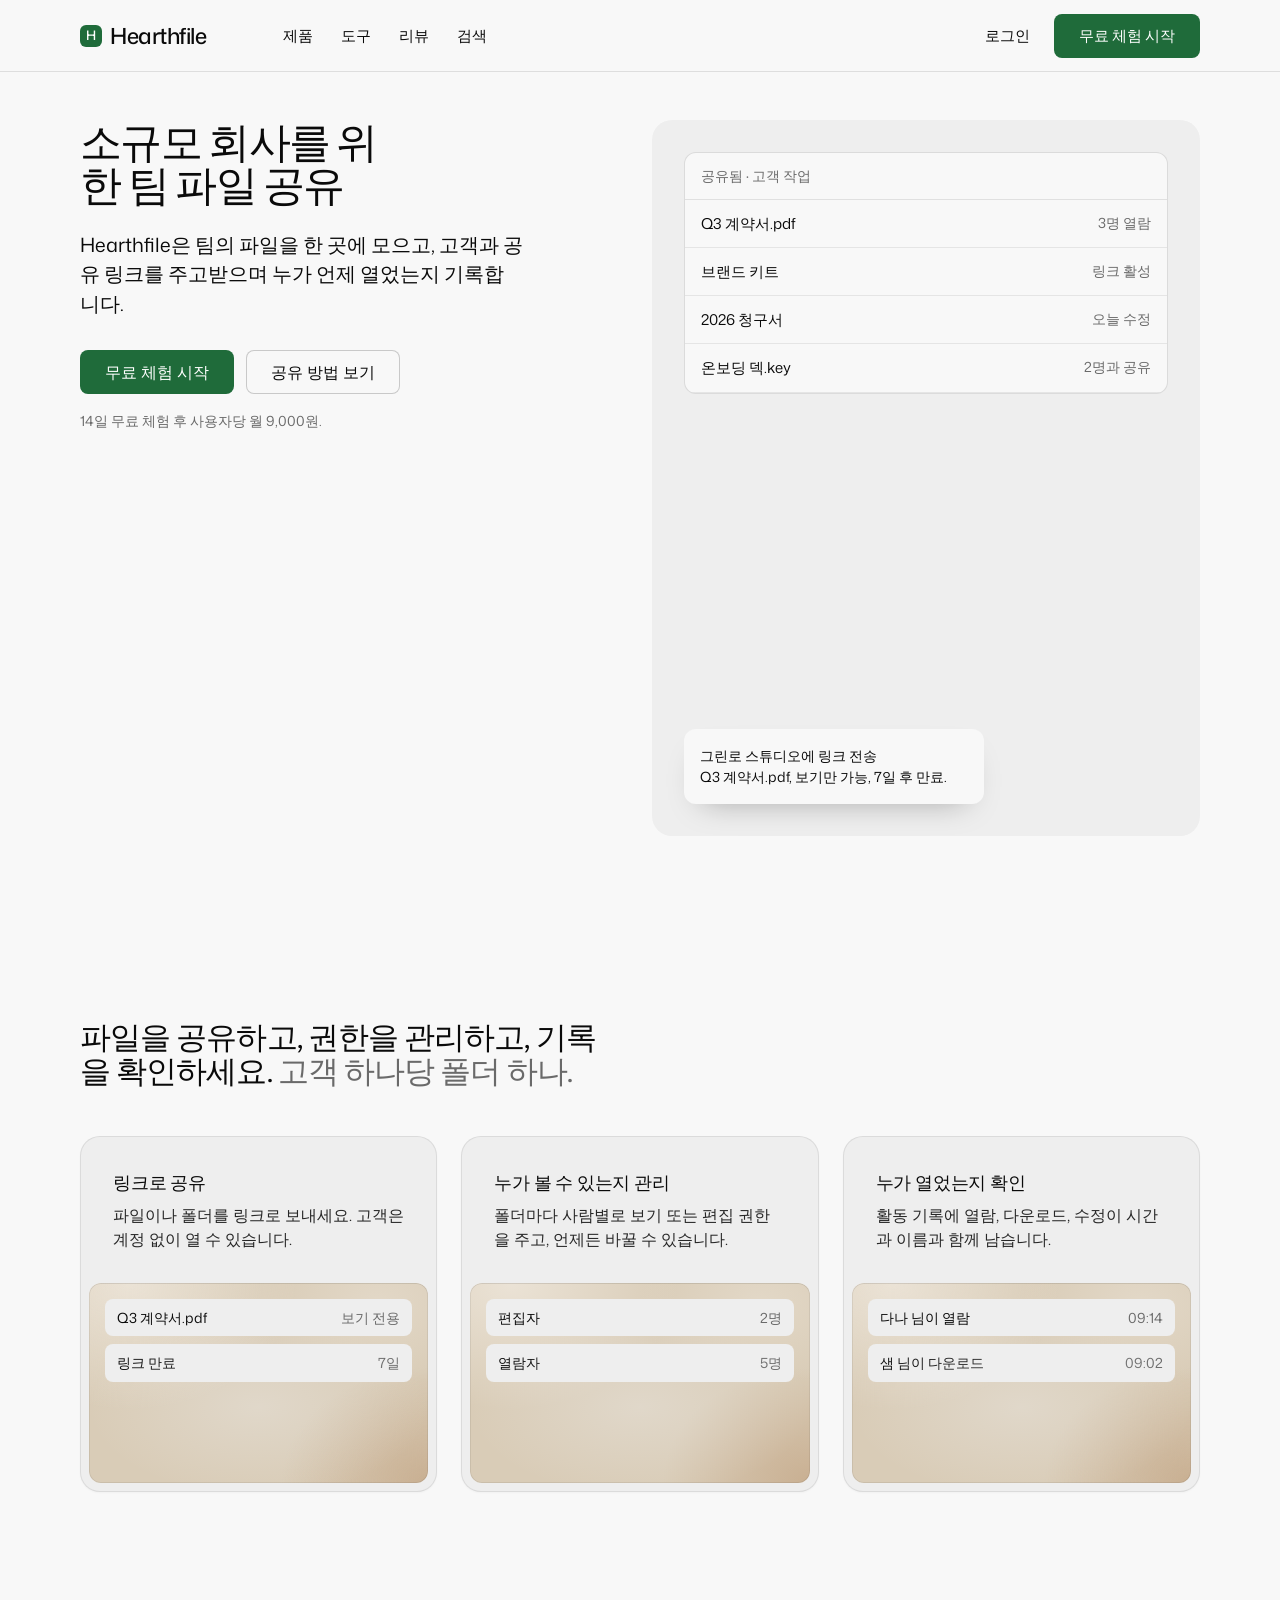
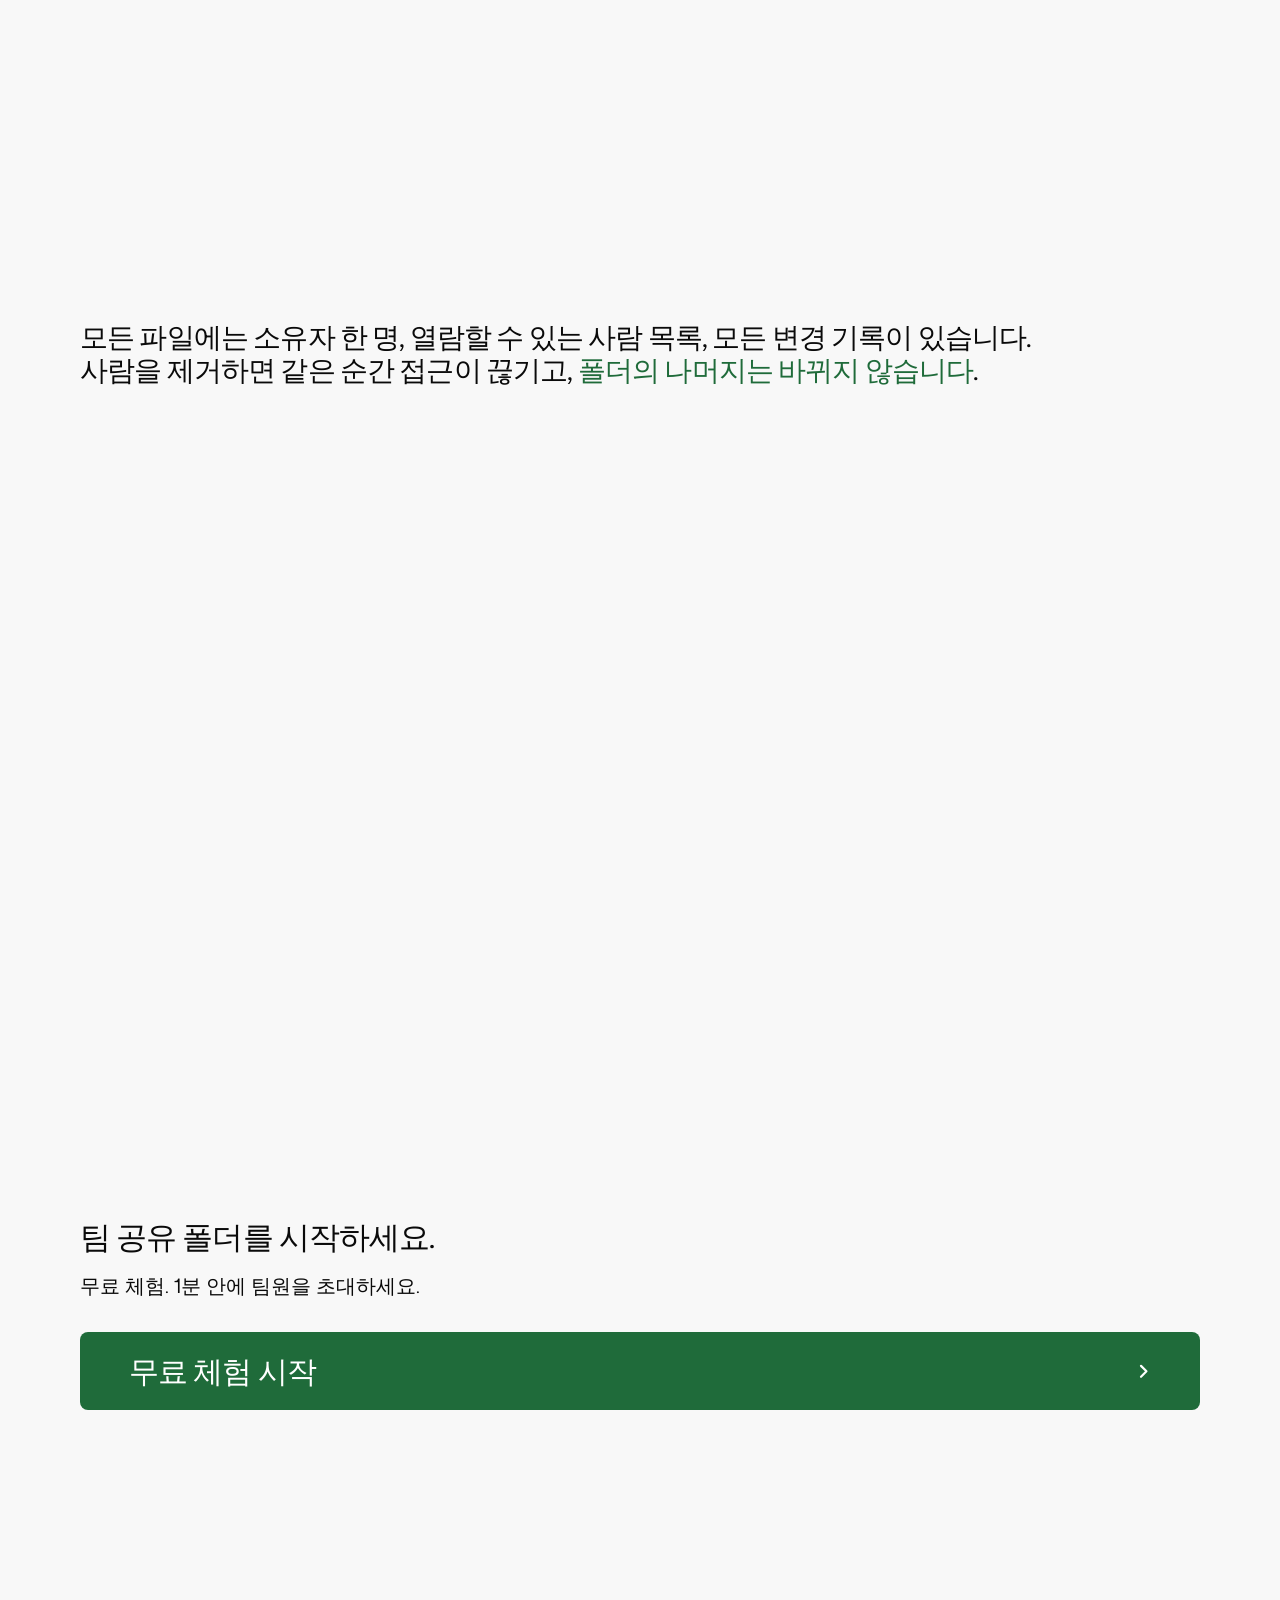
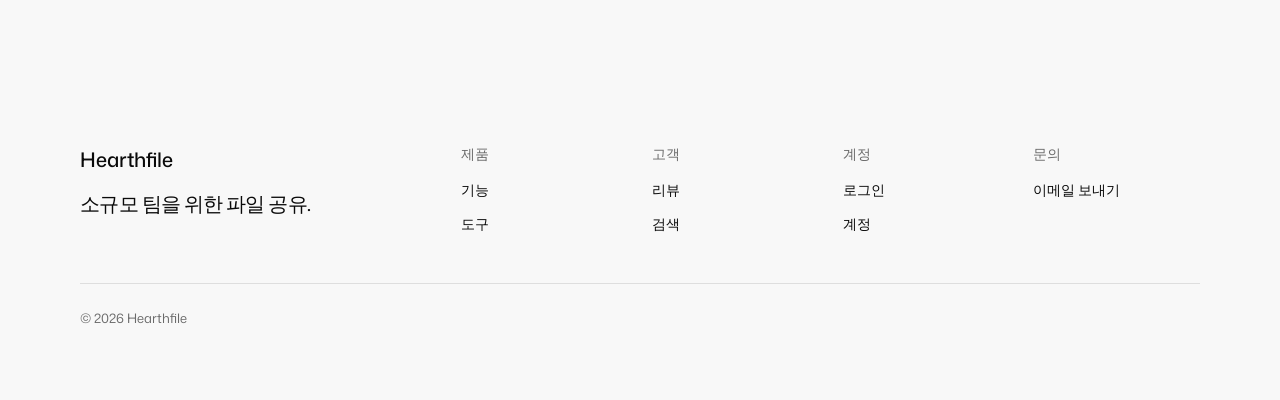
<file: public/index.html>
<!doctype html>
<!-- type: software. deal: palette mint-pink-accounts, type mona (first dealt), hero collage, nav-mega, footer-dark,
     close-type, solid buttons, wordmark, moment word-highlight (section 3). Radius soft. A team file-sharing app. -->
<html lang="ko" data-type="software" data-radius="soft" data-buttons="solid" data-motion>
<head>
<meta charset="utf-8">
<meta name="viewport" content="width=device-width, initial-scale=1, viewport-fit=cover">
<title>Hearthfile: 소규모 팀을 위한 파일 공유</title>
<meta name="description" content="Hearthfile은 소규모 팀의 파일을 한 곳에 모으고, 공유 링크와 열람 기록을 제공합니다.">
<meta property="og:type" content="website">
<meta property="og:title" content="Hearthfile: 소규모 팀을 위한 파일 공유">
<meta property="og:description" content="Hearthfile은 소규모 팀의 파일을 한 곳에 모으고, 공유 링크와 열람 기록을 제공합니다.">
<meta name="twitter:card" content="summary_large_image">
<meta name="theme-color" content="#f8f8f8">
<meta name="site-kind" content="software">
<meta name="page-type" content="software">
<link rel="preconnect" href="https://fonts.googleapis.com">
<link rel="preconnect" href="https://fonts.gstatic.com" crossorigin>
<link href="https://fonts.googleapis.com/css2?family=Mona+Sans:wdth,wght@75..125,400..600&family=Geist+Mono:wght@400..500&display=swap" rel="stylesheet">
<link rel="stylesheet" href="assets/system.css">
<link rel="stylesheet" href="assets/ui/cards.css">
<link rel="stylesheet" href="assets/motion/motion.css">
<link rel="stylesheet" href="assets/backgrounds/backgrounds.css">
<link rel="stylesheet" href="assets/layout/layout.css">
<link rel="stylesheet" href="assets/icons/icon.css">
<style>
:root {
  --p-bg: #f8f8f8; --p-surface: #eeeeee; --p-ink: #0a0a0a; --p-muted: #6a6a6a;
  --p-accent: #1f6b3a; --p-accent-ink: #ffffff; --p-action: #1f6b3a; --p-action-ink: #ffffff;
  --p-inv-bg: #0a0a0a; --p-inv-surface: #171717; --p-inv-ink: #f8f8f8; --p-inv-muted: #939393;
  --p-inv-accent: #1f6b3a; --p-inv-accent-ink: #ffffff; --p-inv-action: #1f6b3a; --p-inv-action-ink: #ffffff;
  --font-display: "Mona Sans", system-ui, sans-serif;
  --font-text: "Mona Sans", system-ui, sans-serif;
  --font-mono: "Geist Mono", ui-monospace, "SFMono-Regular", Menlo, Consolas, monospace;
  --display-weight: 500;
  --display-tracking: -0.03em;
  --display-tracking-xl: -0.04em;
  --display-stretch: 104%;
  --ly-scale: 0.96;
}
</style>
<style>
/* the hero's window: plain file rows on the page ground, drawn in CSS (no photographs) */
.hero__art { background: var(--p-surface); border-radius: var(--r-lg); padding: var(--s-6); position: relative; min-height: 420px; }
.fwin { background: var(--p-bg); border-radius: var(--r-md); border: 1px solid color-mix(in oklab, var(--p-ink) 12%, transparent); overflow: hidden; }
.fwin__bar { display: flex; gap: var(--s-3); align-items: center; padding: var(--s-3) var(--s-4); border-bottom: 1px solid color-mix(in oklab, var(--p-ink) 10%, transparent); font-size: 14px; color: var(--p-muted); }
.fwin__row { display: grid; grid-template-columns: 1fr auto; gap: var(--s-3); padding: var(--s-3) var(--s-4); border-bottom: 1px solid color-mix(in oklab, var(--p-ink) 8%, transparent); font-size: 15px; }
.fwin__row span:last-child { color: var(--p-muted); font-size: 14px; }
.fcard { position: absolute; left: var(--s-6); bottom: var(--s-6); width: min(300px, 80%); background: var(--p-bg); border-radius: var(--r-md); padding: var(--s-4); font-size: 14px; box-shadow: 0 14px 32px -18px rgb(0 0 0 / .35); }
.fcard b { font-weight: 500; }
.hero__proof { color: var(--p-muted); font-size: 14px; margin-top: var(--s-4); }
.hero--collage h1 { font-size: clamp(34px, 3.3vw, 54px); }
.section-head h2 { font-size: clamp(28px, 2.4vw, 36px); }
.mini { display: grid; gap: var(--s-2); font-size: 14px; padding: var(--s-4); }
.mini div { display: flex; justify-content: space-between; gap: var(--s-3); padding: var(--s-2) var(--s-3); background: var(--p-surface); border-radius: var(--r-sm); }
.mini span:last-child { color: var(--p-muted); }
#access .mo-wh__text { font-size: clamp(24px, 2.2vw, 32px); }
.feat { --h: 1; }
.feat .panel { --p-h: 200px; }
@media (max-width: 639px) { .feat { --h: 2; } }
.footer__brand { font-weight: 500; font-size: 20px; color: inherit; }
@media (max-width: 639px) { .hero__art { min-height: 0; } .fcard { display: none; } }
</style>
<script>document.documentElement.classList.add('m-enter');setTimeout(()=>document.documentElement.classList.add('m-enter-done'),700)</script>
</head>
<body>
<header class="nav">
  <div class="wrap nav__bar">
    <a class="skip-link" href="#top">본문으로 건너뛰기</a>
    <a class="nav__logo" href="index.html"><span class="mark mark--initial" aria-hidden="true">H</span>Hearthfile</a>
    <nav class="nav__links" aria-label="주 메뉴">
      <div class="nav__item"><a class="nav__link" href="index.html#features">제품</a></div>
      <div class="nav__item"><a class="nav__link" href="tools.html">도구</a></div>
      <div class="nav__item"><a class="nav__link" href="reviews.html">리뷰</a></div>
      <div class="nav__item"><a class="nav__link" href="search.html">검색</a></div>
    </nav>
    <div class="nav__actions">
      <a class="nav__link" href="login.html">로그인</a>
      <a class="btn btn--primary" href="#contact">무료 체험 시작</a>
    </div>
    <button class="nav__toggle" type="button" aria-expanded="false" aria-label="메뉴"><svg width="18" height="18" viewBox="0 0 18 18" aria-hidden="true"><path d="M2 5h14M2 13h14" stroke="currentColor" stroke-width="1.6" stroke-linecap="round"/></svg></button>
  </div>
</header>

<main id="top">
  <section class="hero hero--collage" data-enter aria-labelledby="hero-h">
    <div class="wrap"><div class="hero-text grid hero__grid">
      <div class="hero__text span-5">
        <h1 id="hero-h">소규모 회사를 위한 팀 파일 공유</h1>
        <p class="hero__lead">Hearthfile은 팀의 파일을 한 곳에 모으고, 고객과 공유 링크를 주고받으며 누가 언제 열었는지 기록합니다.</p>
        <div class="btn-row"><a class="btn btn--primary" href="#contact">무료 체험 시작</a><a class="btn btn--secondary" href="#features">공유 방법 보기</a></div>
        <p class="hero__proof">14일 무료 체험 후 <span data-assumed>사용자당 월 9,000원</span>.</p>
      </div>
      <div class="hero__art span-6 start-7" role="img" aria-label="계약서, 브랜드 자료, 청구서가 있는 공유 폴더. 한 파일은 3명이 열었습니다">
        <div class="fwin">
          <div class="fwin__bar"><span>공유됨 · 고객 작업</span></div>
          <div class="fwin__row"><span>Q3 계약서.pdf</span><span>3명 열람</span></div>
          <div class="fwin__row"><span>브랜드 키트</span><span>링크 활성</span></div>
          <div class="fwin__row"><span>2026 청구서</span><span>오늘 수정</span></div>
          <div class="fwin__row"><span>온보딩 덱.key</span><span>2명과 공유</span></div>
        </div>
        <div class="fcard" aria-hidden="true"><b>그린로 스튜디오에 링크 전송</b><br>Q3 계약서.pdf, 보기만 가능, 7일 후 만료.</div>
      </div>
    </div></div>
  </section>

  <section class="section feat" id="features" aria-labelledby="features-h">
    <div class="wrap">
      <div class="section-head">
        <h2 id="features-h">파일을 공유하고, 권한을 관리하고, 기록을 확인하세요. <span class="muted">고객 하나당 폴더 하나.</span></h2>
      </div>
      <div class="grid">
        <article class="card span-4"><h3>링크로 공유</h3><p>파일이나 폴더를 링크로 보내세요. 고객은 계정 없이 열 수 있습니다.</p>
          <div class="panel panel--inset" role="img" aria-label="보기 전용 링크로 공유된 파일, 7일 후 만료"><div class="mini"><div><span>Q3 계약서.pdf</span><span>보기 전용</span></div><div><span>링크 만료</span><span>7일</span></div></div></div></article>
        <article class="card span-4"><h3>누가 볼 수 있는지 관리</h3><p>폴더마다 사람별로 보기 또는 편집 권한을 주고, 언제든 바꿀 수 있습니다.</p>
          <div class="panel panel--inset" role="img" aria-label="편집자 2명과 열람자 5명이 있는 폴더"><div class="mini"><div><span>편집자</span><span>2명</span></div><div><span>열람자</span><span>5명</span></div></div></div></article>
        <article class="card span-4"><h3>누가 열었는지 확인</h3><p>활동 기록에 열람, 다운로드, 수정이 시간과 이름과 함께 남습니다.</p>
          <div class="panel panel--inset" role="img" aria-label="두 사람의 열람과 다운로드 활동 기록"><div class="mini"><div><span>다나 님이 열람</span><span>09:14</span></div><div><span>샘 님이 다운로드</span><span>09:02</span></div></div></div></article>
      </div>
    </div>
  </section>

  <section class="section statement" id="access" data-moment="word-highlight" style="--h: 1">
    <div class="wrap">
      <p class="mo-wh__text">모든 파일에는 소유자 한 명, 열람할 수 있는 사람 목록, 모든 변경 기록이 있습니다. 사람을 제거하면 같은 순간 접근이 끊기고, <strong>폴더의 나머지는 바뀌지 않습니다</strong>.</p>
    </div>
  </section>
</main>

<footer class="footer closing footer--dark" id="contact" aria-labelledby="close-h">
  <div class="wrap">
    <div class="closing__cta close--type">
      <div class="section-head">
        <h2 id="close-h">팀 공유 폴더를 시작하세요.</h2>
        <p>무료 체험. 1분 안에 팀원을 초대하세요.</p>
      </div>
      <a class="btn btn--primary btn--xl btn--wide" href="login.html">무료 체험 시작<svg class="m-arrow" viewBox="0 0 12 12" aria-hidden="true"><path class="m-arrow__stem" d="M1 6h8"/><path class="m-arrow__head" d="M4.5 2.5 8 6l-3.5 3.5"/></svg></a>
    </div>
    <div class="closing__links">
      <div class="grid">
        <div class="span-4 stack-4">
          <a class="footer__brand" href="index.html">Hearthfile</a>
          <p class="footer__lede">소규모 팀을 위한 파일 공유.</p>
        </div>
        <div class="span-2 footer__col"><h3>제품</h3><ul><li><a href="index.html#features">기능</a></li><li><a href="tools.html">도구</a></li></ul></div>
        <div class="span-2 footer__col"><h3>고객</h3><ul><li><a href="reviews.html">리뷰</a></li><li><a href="search.html">검색</a></li></ul></div>
        <div class="span-2 footer__col"><h3>계정</h3><ul><li><a href="login.html">로그인</a></li><li><a href="account.html">계정</a></li></ul></div>
        <div class="span-2 footer__col"><h3>문의</h3><ul><li><a href="mailto:hello@hearthfile.example">이메일 보내기</a></li></ul></div>
      </div>
      <div class="footer__legal">
        <span>&copy; 2026 Hearthfile</span>
      </div>
    </div>
  </div>
</footer>

<script type="module" src="assets/system.js"></script>
<script type="module" src="assets/motion/motion.js"></script>
<script type="module" src="assets/layout/layout.js"></script>
<script type="module" src="assets/moments/moments.js"></script>
</body>
</html>
</file>
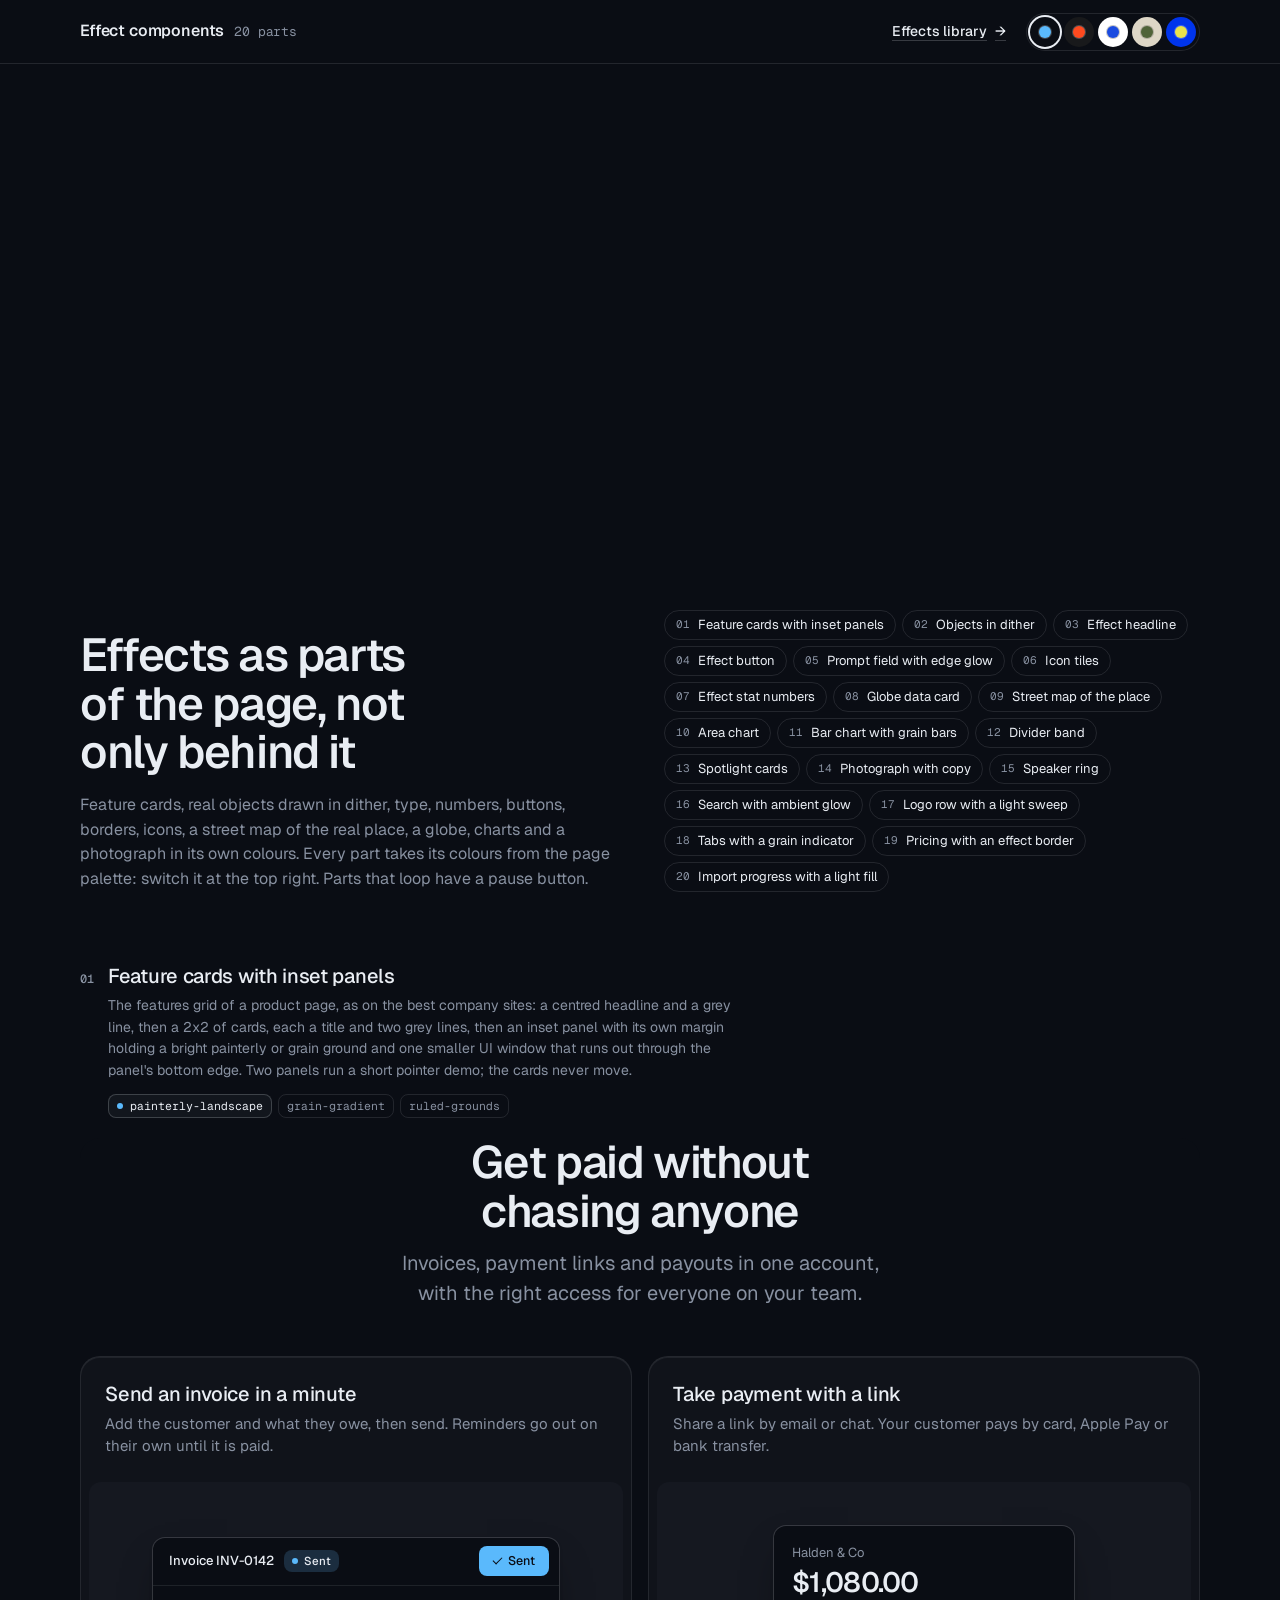
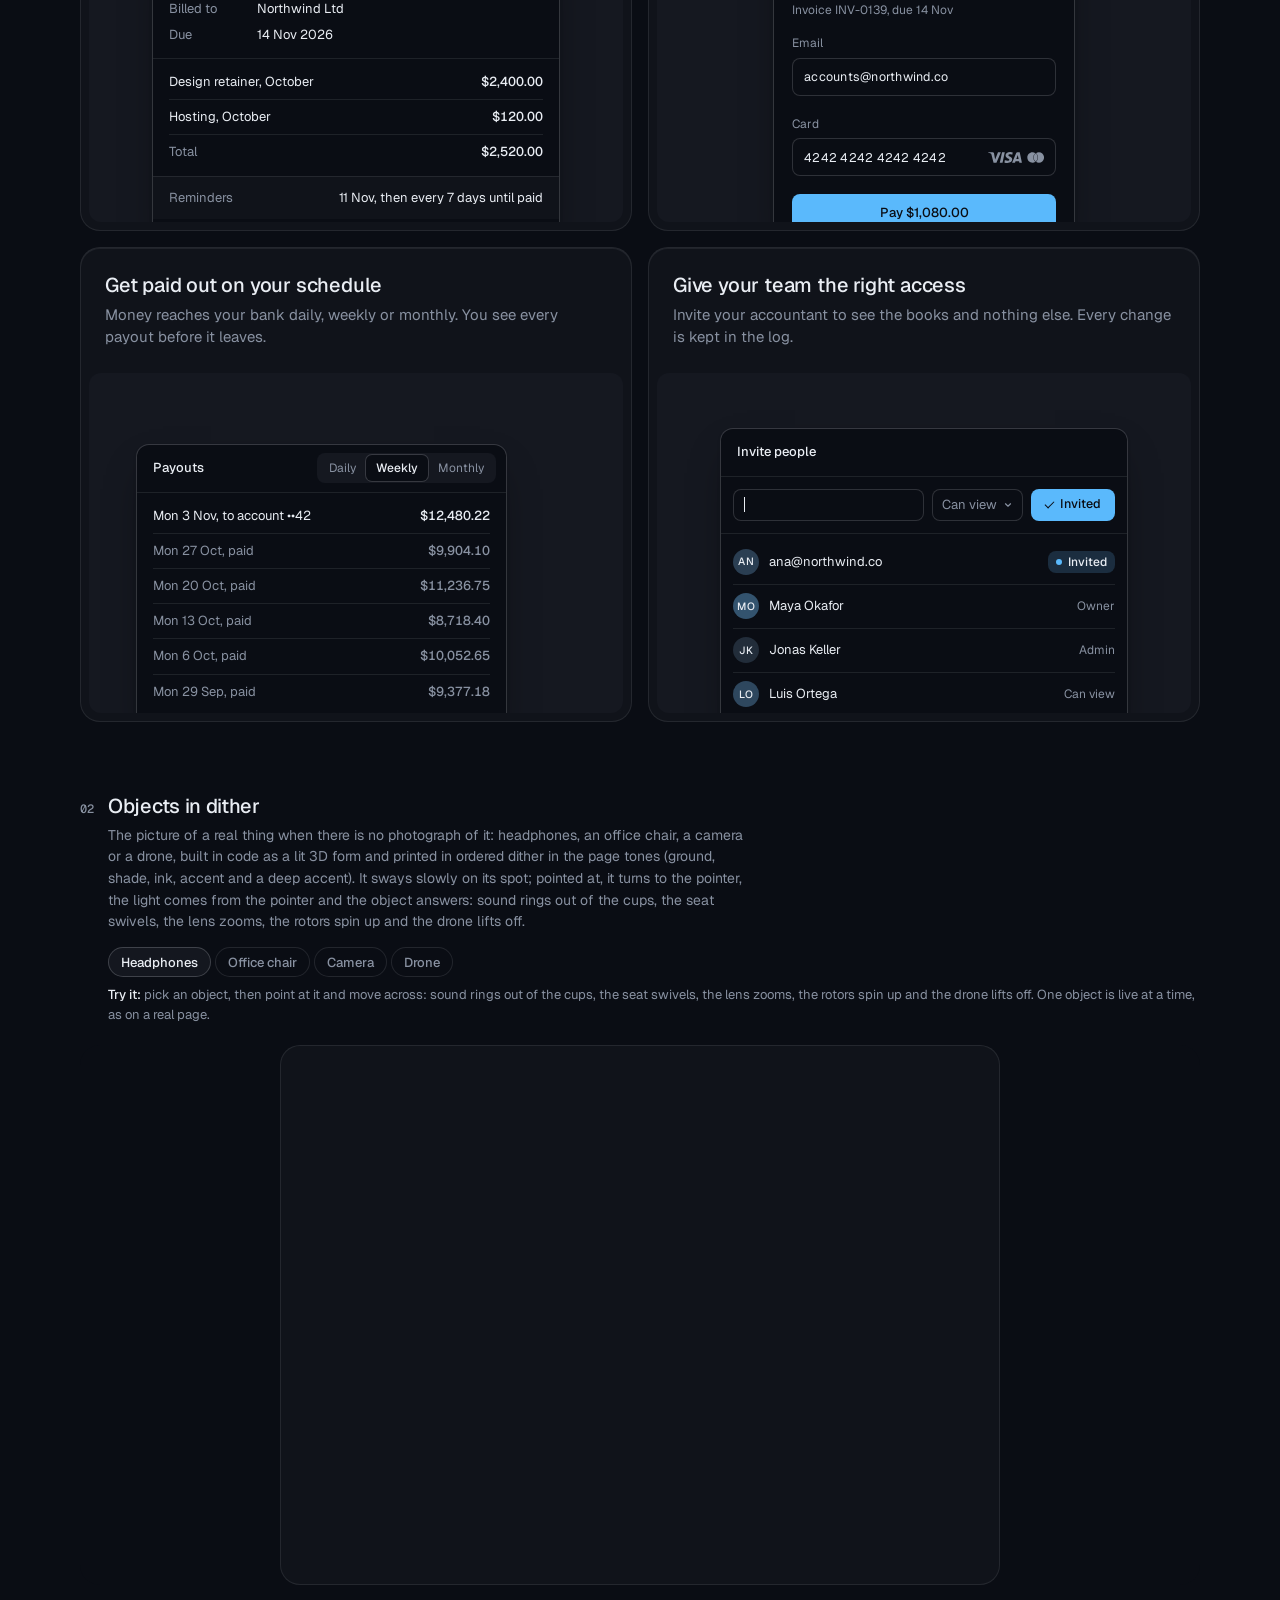
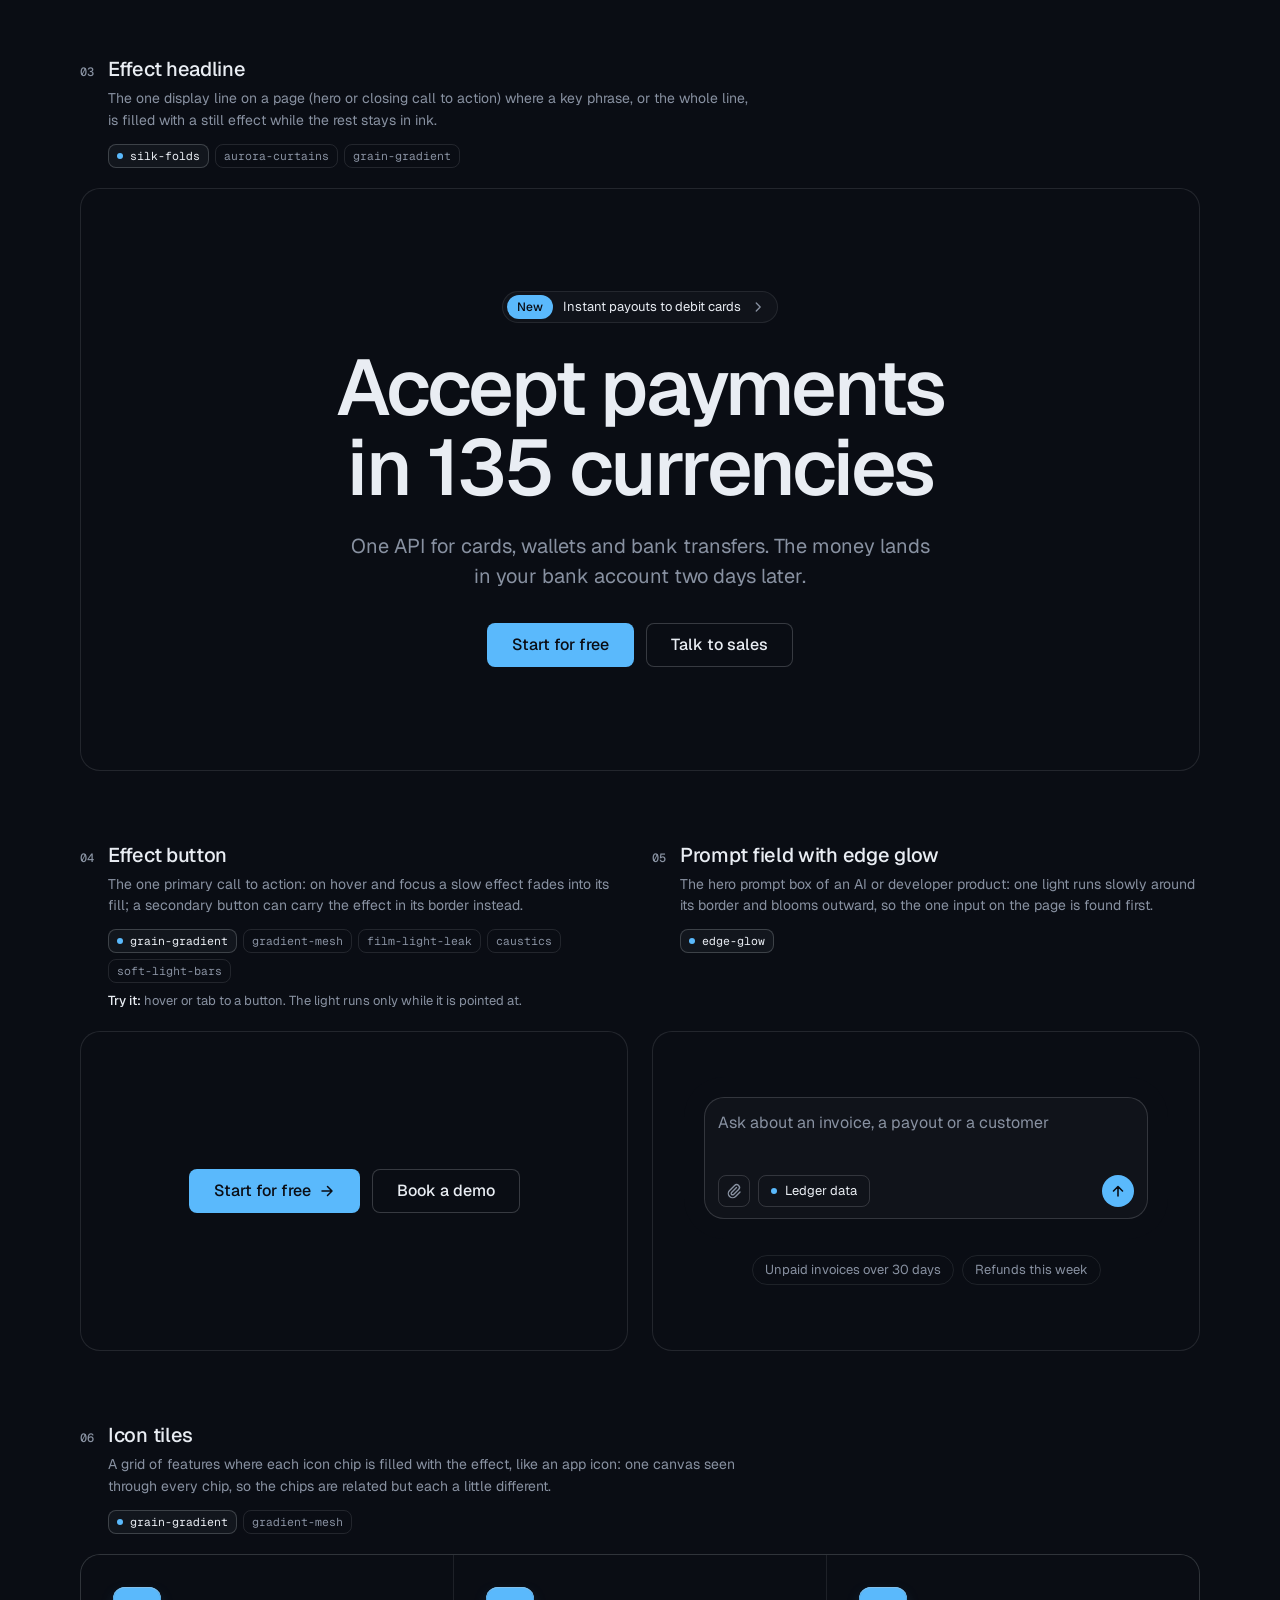
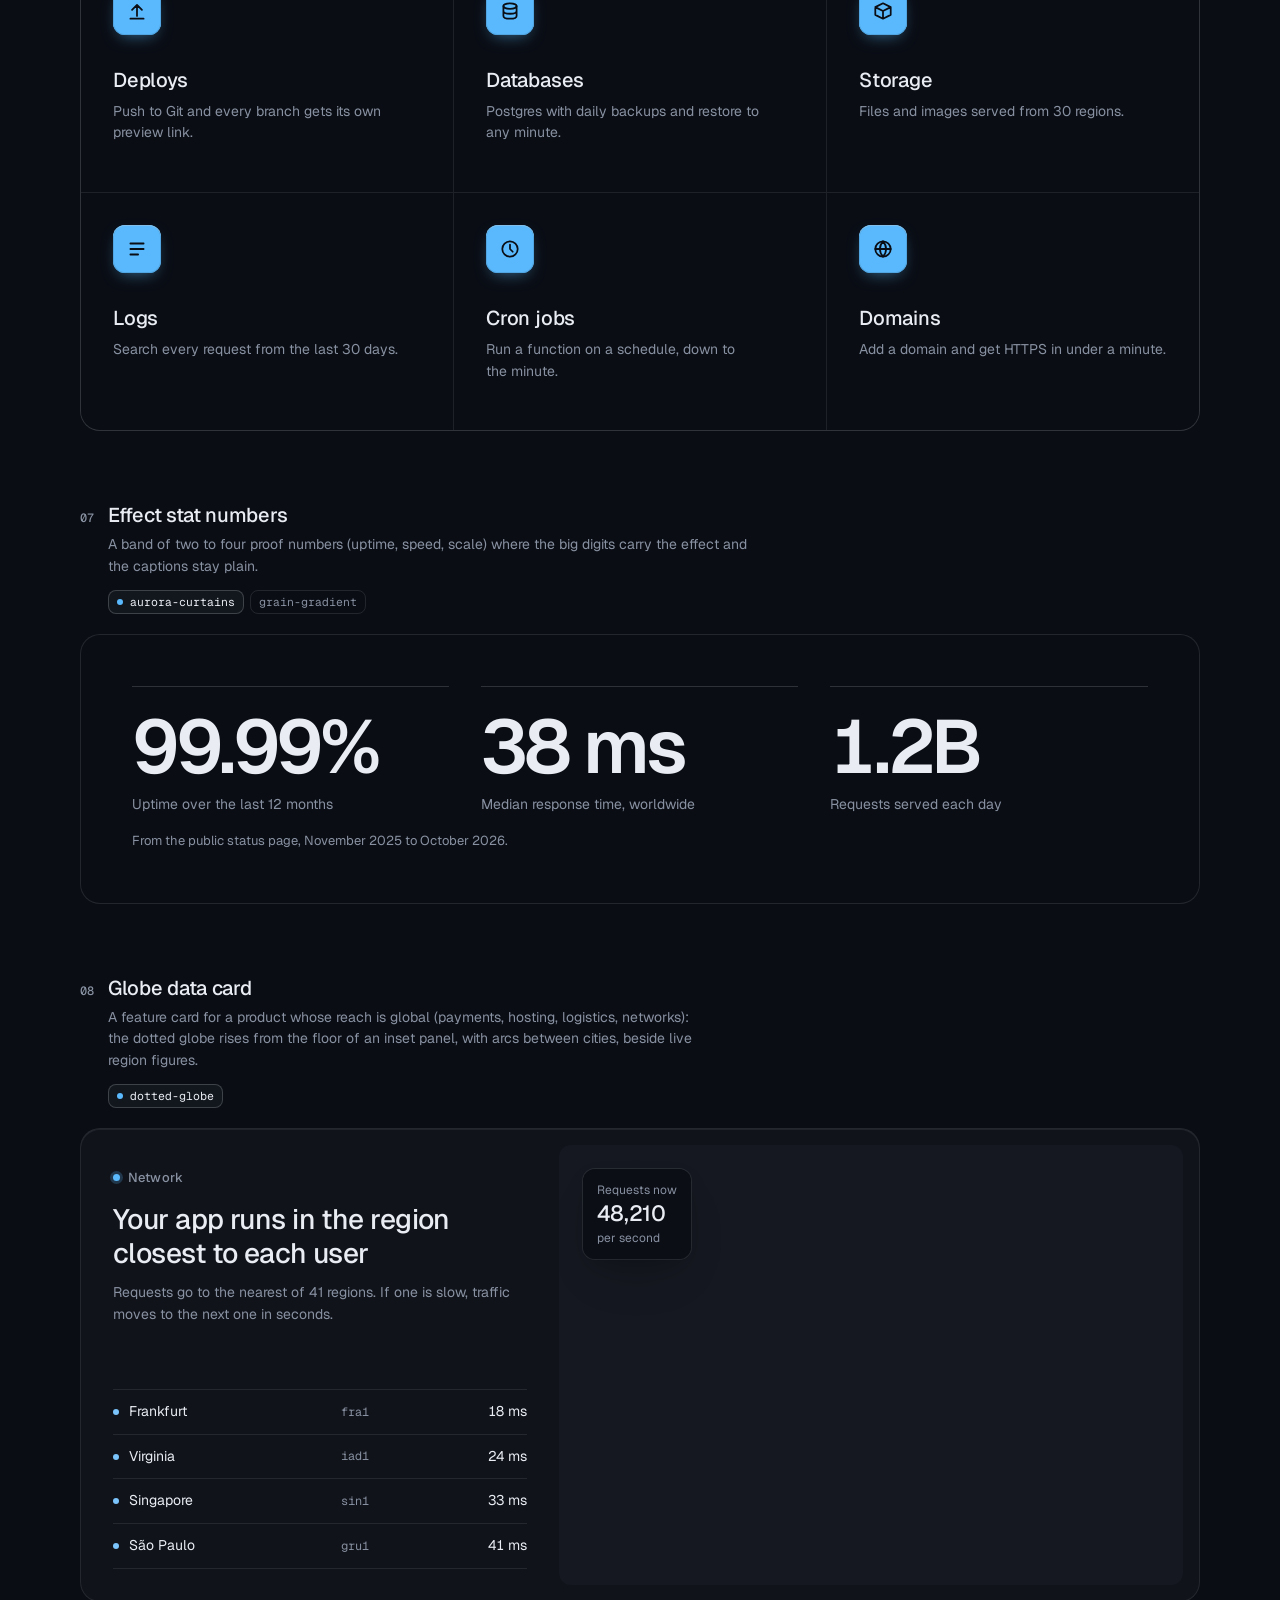
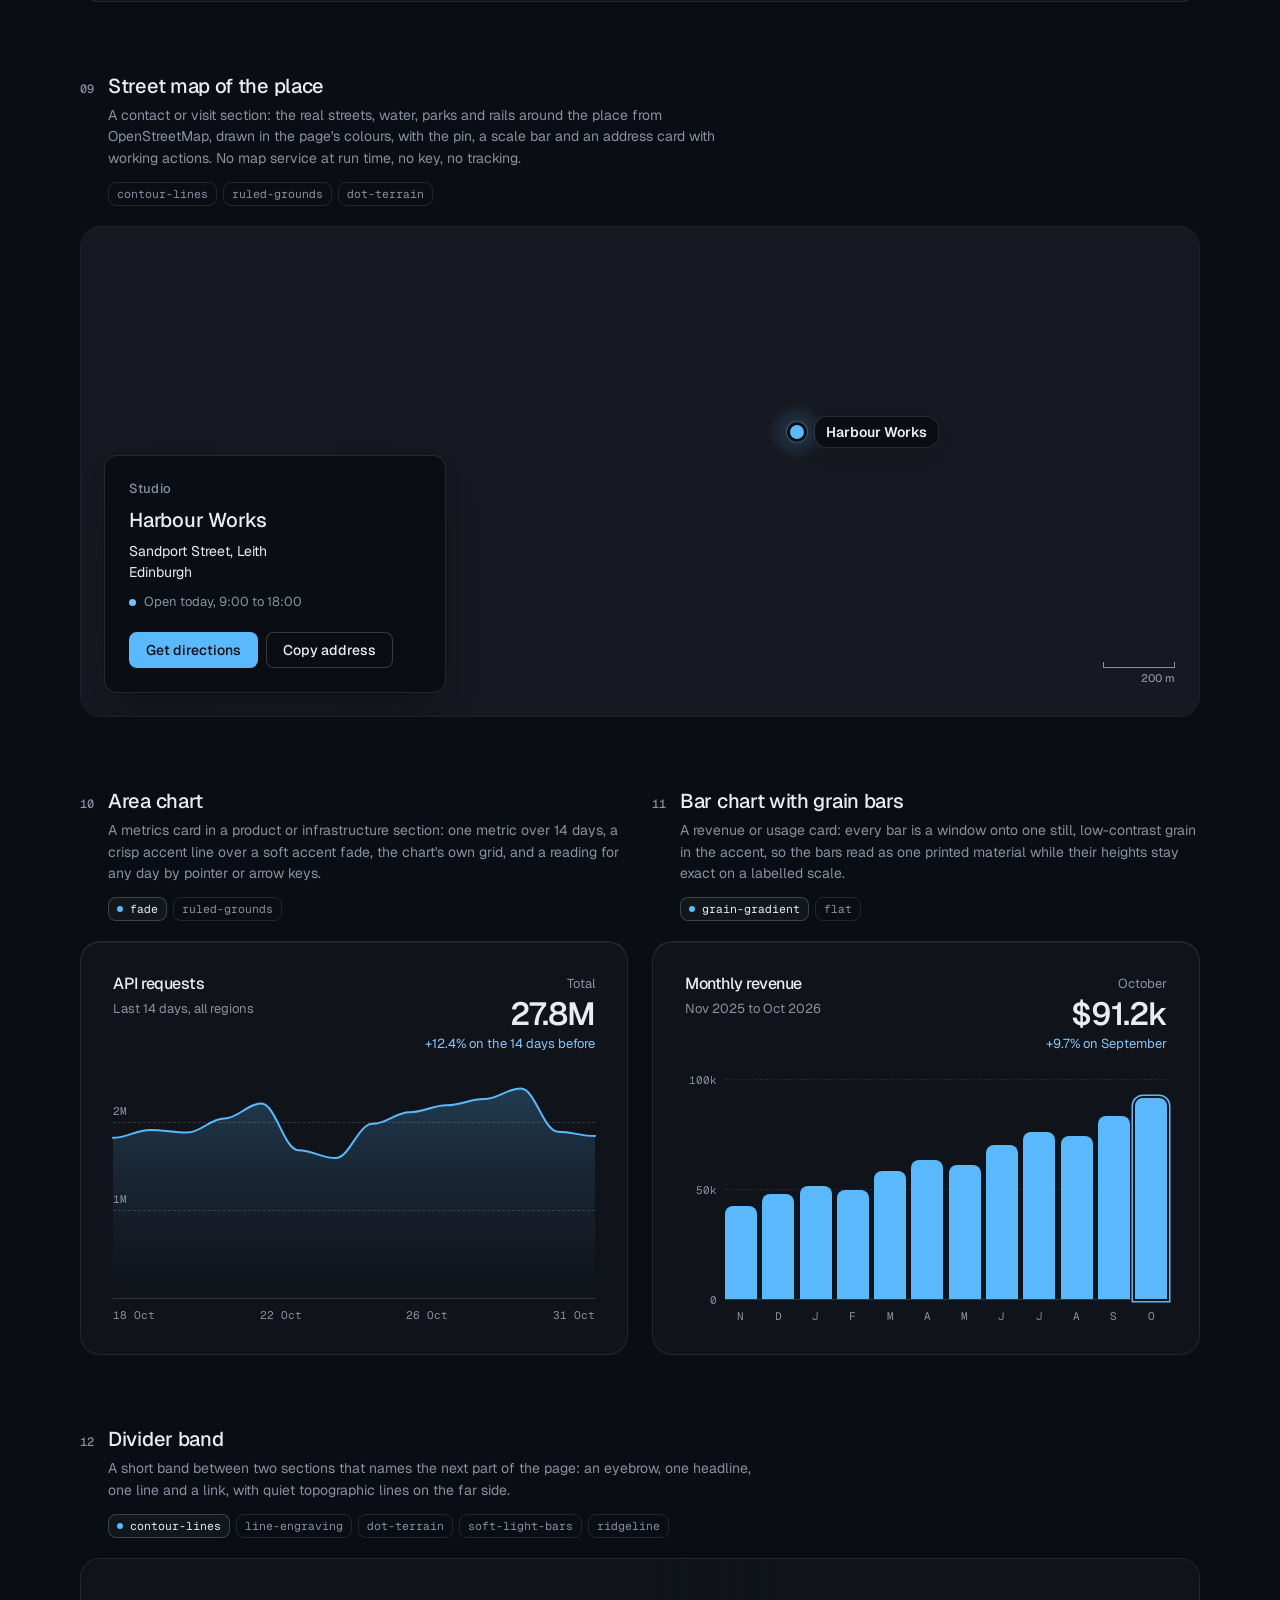
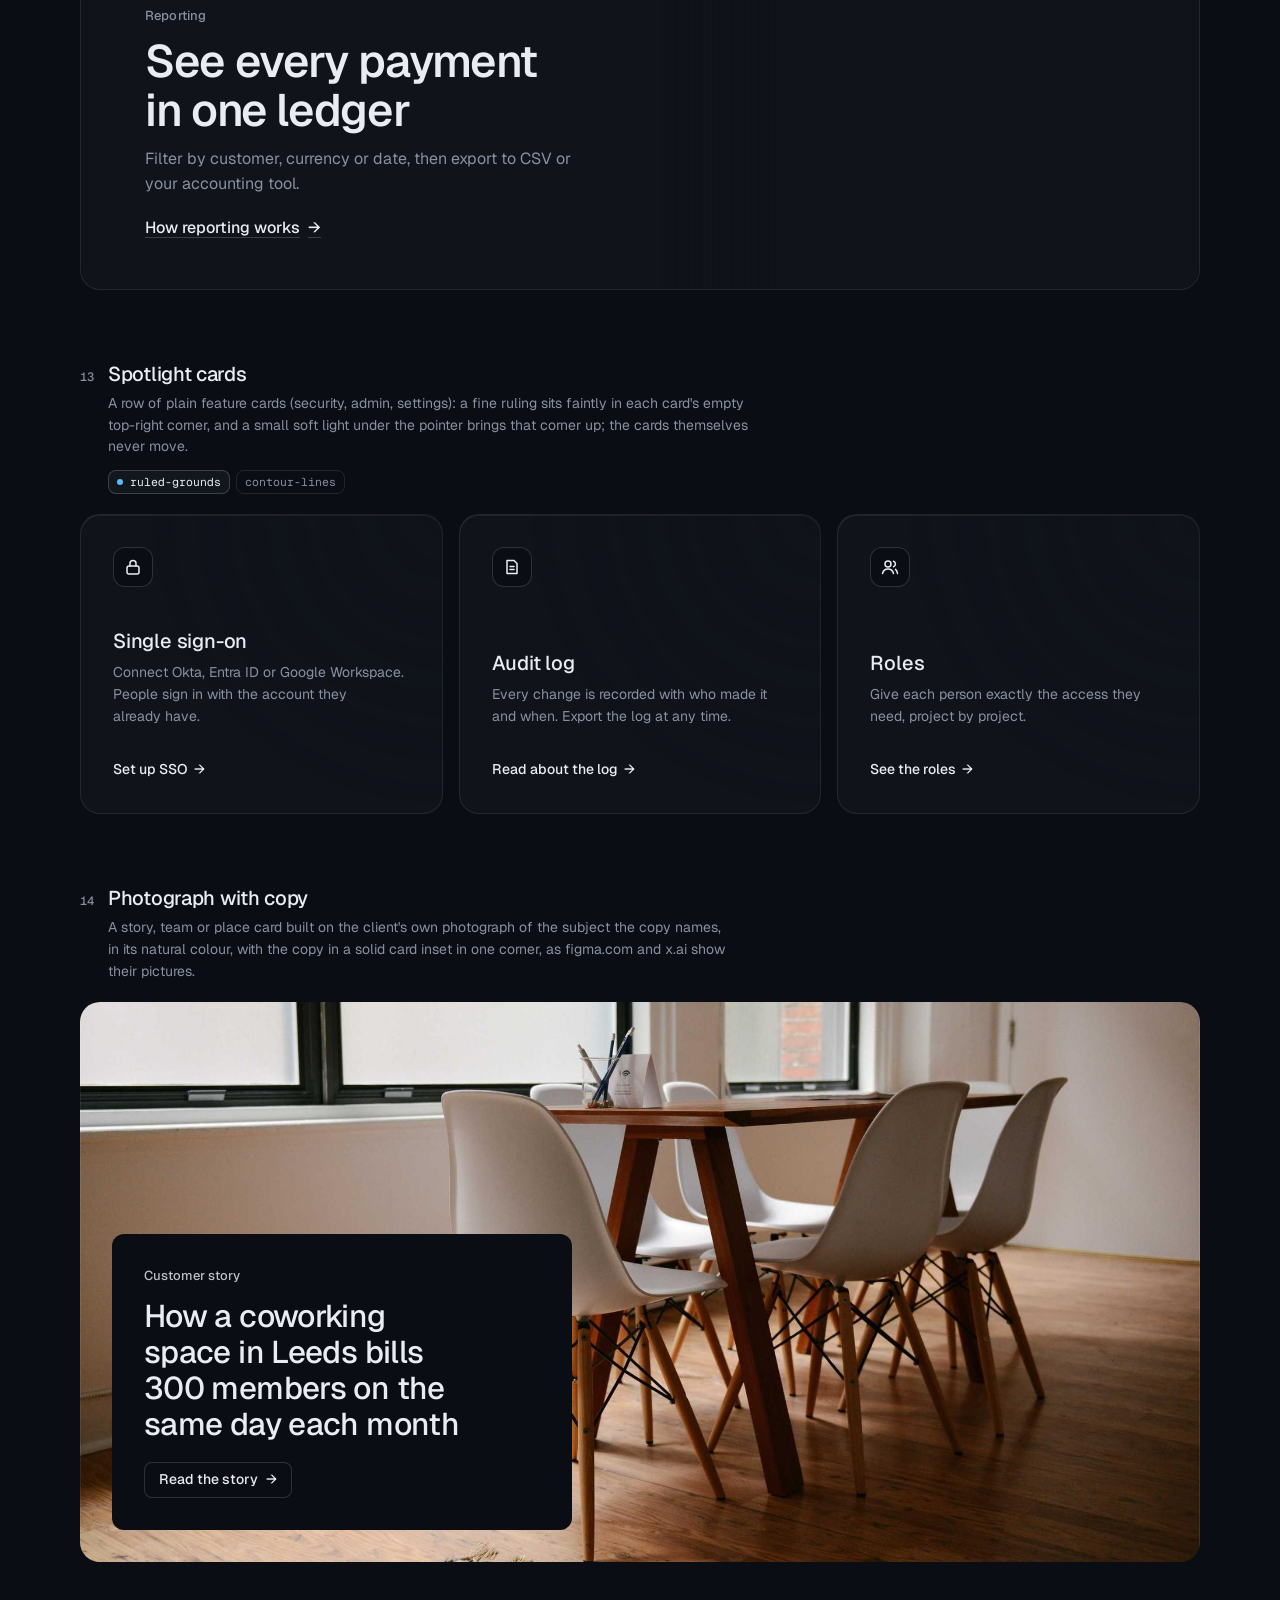
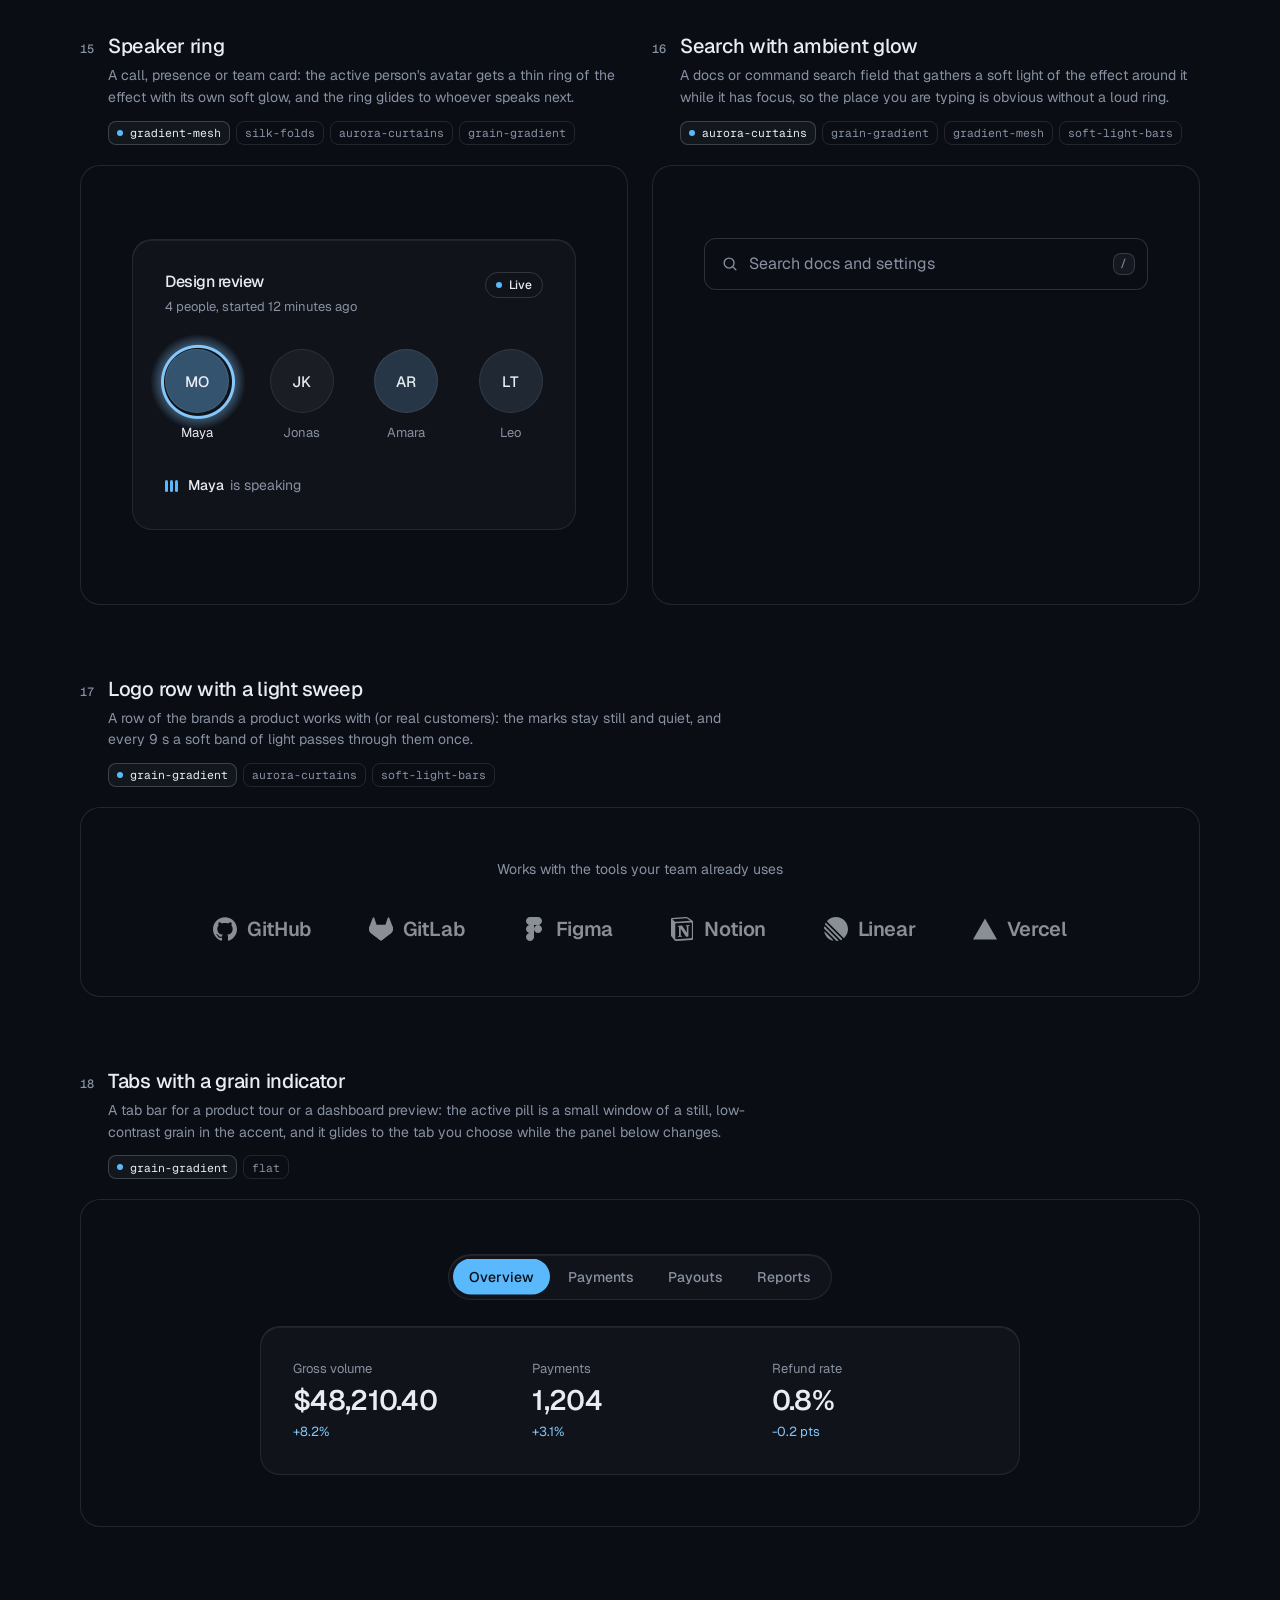
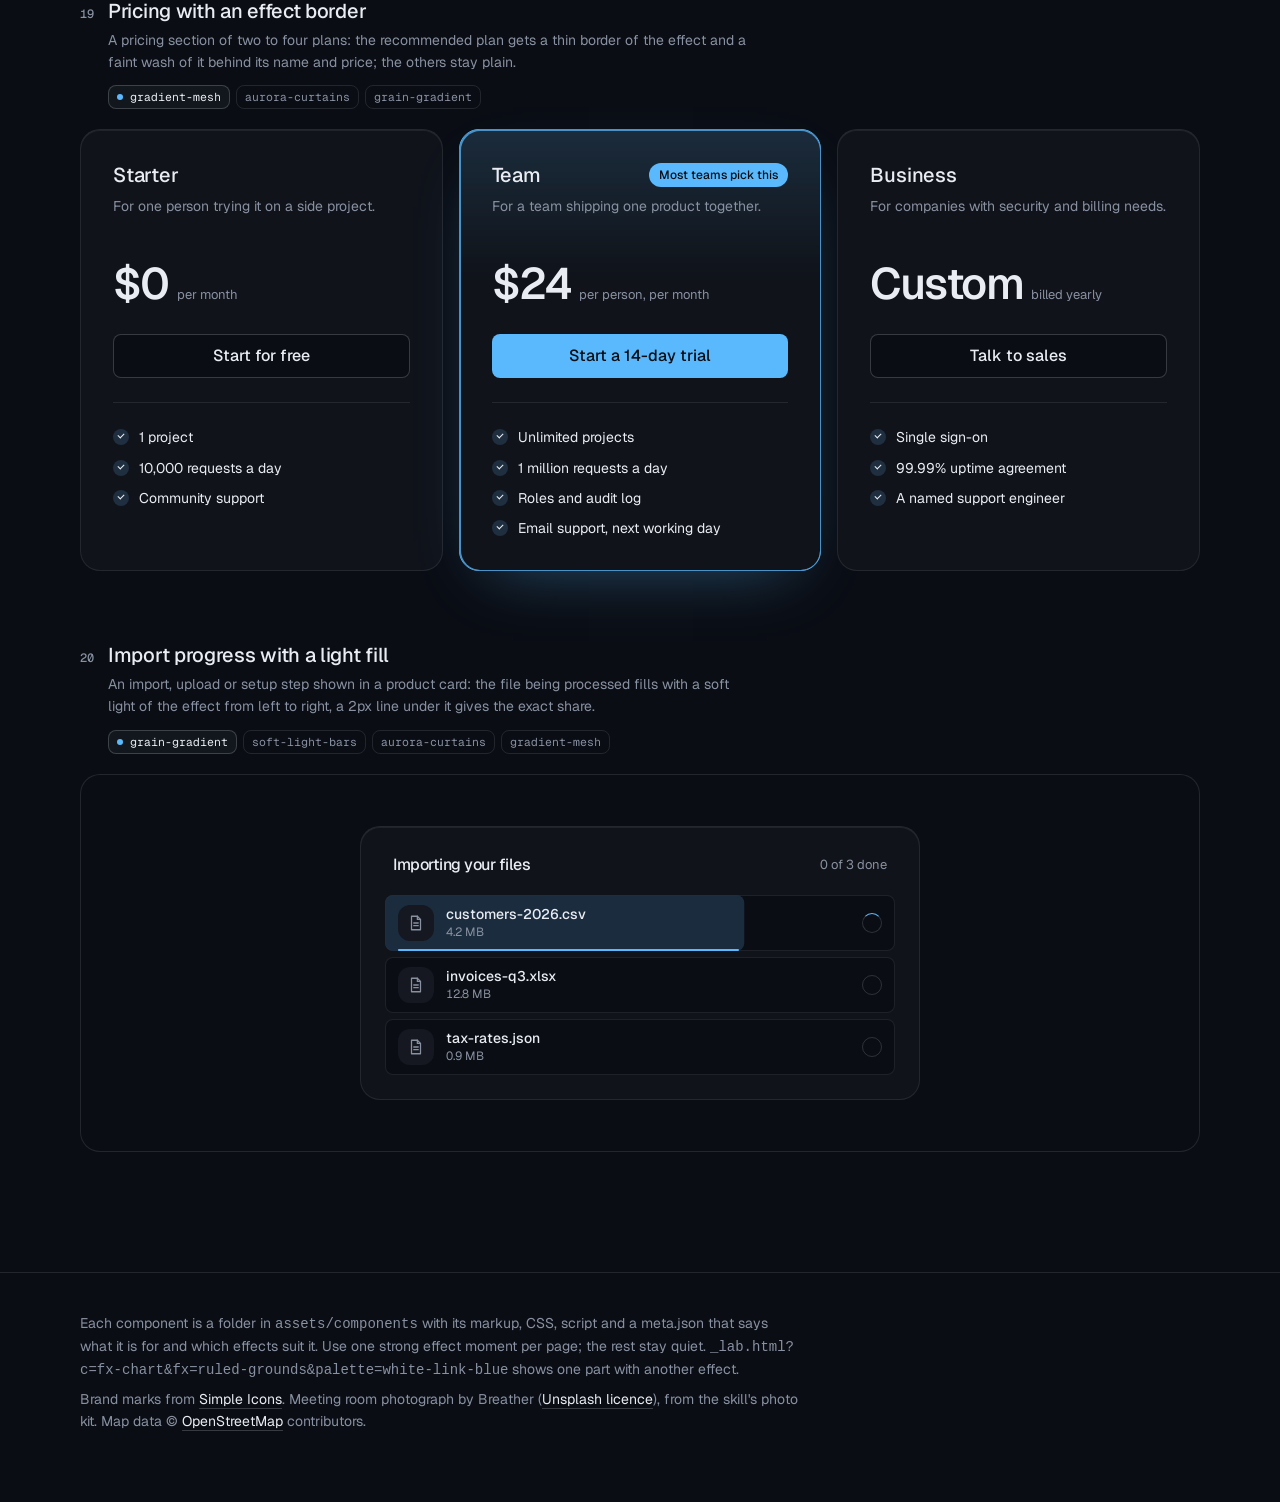
<file: public/assets/components/index.html>
<!doctype html>
<html lang="en" data-radius="soft">
<head>
<script>window.__tpGlMax = 16;   /* a gallery shows many live effects at once; a page of a site keeps the default 4 (fx.js) */</script>
<meta charset="utf-8">
<meta name="viewport" content="width=device-width, initial-scale=1">
<title>Effect components</title>
<link rel="preconnect" href="https://fonts.googleapis.com">
<link rel="preconnect" href="https://fonts.gstatic.com" crossorigin>
<link href="https://fonts.googleapis.com/css2?family=Geist:wght@100..900&family=Geist+Mono:wght@400..600&display=swap" rel="stylesheet">
<link rel="stylesheet" href="../system.css">
<link rel="stylesheet" href="./base.css">
<style>
  :root {
    --font-display: "Geist", system-ui, sans-serif;
    --font-text: "Geist", system-ui, sans-serif;
    --font-mono: "Geist Mono", ui-monospace, monospace;
    --display-weight: 560;
    --display-tracking: -0.03em;
    --container: 1200px;
  }
  body { min-height: 100vh; }
  .top {
    position: sticky; top: 0; z-index: 50; height: 64px; background: var(--bg);
    border-bottom: 1px solid var(--line);
  }
  .top .container { height: 100%; display: flex; align-items: center; justify-content: space-between; gap: 16px; }
  .brand { display: flex; align-items: center; gap: 10px; font-weight: 560; letter-spacing: -0.01em; }
  .brand small { font: 400 13px/1 var(--font-mono); color: var(--muted); }
  .top nav { display: flex; align-items: center; gap: 20px; }
  .top nav a.link { font-size: 14px; }
  .swatches { display: flex; gap: 4px; padding: 3px; border: 1px solid var(--line); border-radius: 999px; background: var(--bg); }
  .swatches button {
    width: 30px; height: 30px; border-radius: 999px; border: 0; padding: 0; cursor: pointer; position: relative;
    background: var(--sw-bg);
  }
  .swatches button::after {
    content: ""; position: absolute; inset: 9px; border-radius: 999px; background: var(--sw-accent);
    box-shadow: 0 0 0 1px color-mix(in oklab, var(--sw-ink) 25%, transparent);
  }
  .swatches button[aria-pressed="true"] { box-shadow: 0 0 0 2px var(--ink); }
  .swatches button:focus-visible { outline-offset: 3px; }

  .intro { padding-block: 64px 40px; display: grid; grid-template-columns: minmax(0, 6fr) minmax(0, 6fr); gap: 48px; align-items: end; }
  .intro h1 { font-size: clamp(34px, 2.2vw + 18px, 52px); line-height: 1.05; max-width: 15ch; }
  .intro p { margin-top: 16px; color: var(--muted); font-size: var(--t-body); line-height: 1.55; max-width: 52ch; }
  .index { display: flex; flex-wrap: wrap; gap: 6px; justify-content: flex-start; }
  @media (max-width: 1023px) { .intro { grid-template-columns: minmax(0, 1fr); gap: 28px; } }
  .index a {
    display: inline-flex; align-items: center; gap: 8px; height: 30px; padding: 0 11px; border-radius: 999px;
    border: 1px solid var(--line); font-size: 13px; color: var(--ink);
    transition: border-color var(--dur) var(--ease), background-color var(--dur) var(--ease);
  }
  .index a span { font-family: var(--font-mono); font-size: 11px; color: var(--muted); }
  .index a:hover { border-color: var(--line-strong); background: color-mix(in oklab, var(--ink) 4%, var(--bg)); }

  /* every part spans two rows of the list (its notes, its stage) as a subgrid, so the two parts of a
     half-width pair share one notes height and one stage height: their stages start and end level */
  .list { display: grid; grid-template-columns: repeat(2, minmax(0, 1fr)); column-gap: 24px; row-gap: 0; padding-bottom: 120px; }
  .sc { grid-column: 1 / -1; grid-row: span 2; display: grid; grid-template-rows: subgrid; row-gap: 20px; min-width: 0; scroll-margin-top: 88px; padding-top: 72px; }
  .sc:first-child { padding-top: 0; }
  .sc.is-half { grid-column: auto; }
  .sc.is-half .sc__stage:not(.is-center) { display: grid; }
  .sc__meta { display: grid; grid-template-columns: auto 1fr; column-gap: 14px; row-gap: 6px; align-items: baseline; align-content: start; }
  .sc__note { grid-column: 2; margin: 2px 0 0; font-size: 13px; color: var(--muted); }
  .sc__note::before { content: "Try it: "; color: var(--ink); font-weight: 500; }
  .sc__no { font: 500 12px/1 var(--font-mono); color: var(--muted); padding-top: 2px; }
  .sc__name { font: 500 20px/1.25 var(--font-text); letter-spacing: -0.015em; margin: 0; }
  .sc__for { grid-column: 2; color: var(--muted); font-size: 14px; line-height: 1.55; max-width: 72ch; margin: 0; }
  .sc__fx { grid-column: 2; display: flex; flex-wrap: wrap; gap: 6px; margin-top: 6px; }
  .sc__fx li {
    font: 400 11.5px/1 var(--font-mono); color: var(--muted); height: 24px; display: inline-flex; align-items: center;
    padding: 0 8px; border-radius: var(--r-sm); border: 1px solid var(--line);
  }
  .sc__fx li.is-on { color: var(--ink); border-color: var(--line-strong); background: color-mix(in oklab, var(--ink) 5%, var(--bg)); }
  .sc__fx li.is-on::before { content: ""; width: 6px; height: 6px; border-radius: 99px; background: var(--accent); margin-right: 7px; }
  .sc__stage {
    position: relative; min-width: 0; border: 1px solid var(--line); border-radius: var(--r-lg);
    padding: clamp(20px, 4vw, 56px); background: var(--bg);
  }
  .sc__stage.is-tall { padding-block: clamp(56px, 8vw, 120px); }
  .sc__stage.is-flush { padding: 0; border: 0; }
  .sc__stage.is-center { display: grid; place-items: center; min-height: 320px; }
  /* one object, at a size a page would give it */
  #fx-dither-object .sc__stage { display: grid; justify-items: center; }
  #fx-dither-object .cx-obj { width: min(100%, 720px); }
  .sc__pick { grid-column: 2; display: flex; flex-wrap: wrap; gap: 4px; margin-top: 8px; }
  .sc__pick button {
    height: 30px; padding: 0 12px; border-radius: 999px; border: 1px solid var(--line); background: var(--bg);
    font: 500 13px/1 var(--font-text); color: var(--muted); cursor: pointer;
  }
  .sc__pick button:hover { color: var(--ink); border-color: var(--line-strong); }
  .sc__pick button[aria-pressed="true"] { color: var(--ink); border-color: var(--line-strong); background: color-mix(in oklab, var(--ink) 6%, var(--bg)); }
  /* the search list opens below its field: leave it room inside the frame */
  #fx-search .sc__stage { min-height: 440px; place-items: start center; padding-top: 72px; }
  .sc__stage:empty::after { content: "Loading"; color: var(--muted); font-size: 13px; }

  .foot { border-top: 1px solid var(--line); padding: 40px 0 64px; color: var(--muted); font-size: 14px; }
  .foot p { max-width: 80ch; margin: 0 0 8px; }
  .foot a { color: var(--ink); text-decoration: underline; text-decoration-color: var(--line-strong); text-underline-offset: 4px; }

  @media (max-width: 899px) {
    .list { grid-template-columns: minmax(0, 1fr); }
    .sc.is-half { grid-column: 1 / -1; }
    .top nav a.link { display: none; }
  }
  @media (max-width: 639px) {
    .intro { padding-block: 48px 32px; }
    .sc { padding-top: 48px; }
    .sc__meta { grid-template-columns: 1fr; }
    .sc__no { display: none; }
    .sc__for, .sc__fx, .sc__note, .sc__pick { grid-column: 1; }
    .sc__stage.is-center { min-height: 240px; }
    .brand small { display: none; }
  }
</style>
</head>
<body>
<header class="top">
  <div class="container">
    <div class="brand">Effect components <small id="count"></small></div>
    <nav aria-label="Palette and links">
      <a class="link" href="../effects/gallery.html">Effects library</a>
      <div class="swatches" id="swatches" role="group" aria-label="Page palette"></div>
    </nav>
  </div>
</header>

<main>
  <section class="intro container">
    <div>
      <h1>Effects as parts of the page, not only behind it</h1>
      <p id="lede">Feature cards, real objects drawn in dither, type, numbers, buttons, borders, icons, a street map of the real place, a globe, charts and a photograph in its own colours. Every part takes its colours from the page palette: switch it at the top right. Parts that loop have a pause button.</p>
    </div>
    <nav class="index" id="index" aria-label="Components"></nav>
  </section>
  <div class="container list" id="list"></div>
</main>

<footer class="foot">
  <div class="container">
    <p>Each component is a folder in <code>assets/components</code> with its markup, CSS, script and a meta.json that says what it is for and which effects suit it. Use one strong effect moment per page; the rest stay quiet. <code>_lab.html?c=fx-chart&amp;fx=ruled-grounds&amp;palette=white-link-blue</code> shows one part with another effect.</p>
    <p>Brand marks from <a href="https://simpleicons.org/">Simple Icons</a>. Meeting room photograph by Breather (<a href="https://unsplash.com/photos/DEdM9Vs6s8w">Unsplash licence</a>), from the skill's photo kit. Map data © <a href="https://www.openstreetmap.org/copyright">OpenStreetMap</a> contributors.</p>
  </div>
</footer>

<script type="module">
  import fx from '../effects/fx.js';

  // component id, layout and stage style, in page order
  const COMPONENTS = [
    { id: 'fx-feature-card', stage: 'is-flush' },
    { id: 'fx-dither-object', stage: 'is-flush', note: 'pick an object, then point at it and move across: sound rings out of the cups, the seat swivels, the lens zooms, the rotors spin up and the drone lifts off. One object is live at a time, as on a real page.' },
    { id: 'fx-headline', stage: 'is-tall' },
    { id: 'fx-button', half: true, stage: 'is-center', note: 'hover or tab to a button. The light runs only while it is pointed at.' },
    { id: 'fx-prompt', half: true, stage: 'is-center' },
    { id: 'fx-icon-tiles', stage: 'is-flush' },
    { id: 'fx-stat' },
    { id: 'fx-globe', stage: 'is-flush' },
    { id: 'fx-map', stage: 'is-flush' },
    { id: 'fx-chart', half: true, stage: 'is-flush' },
    { id: 'fx-bars', half: true, stage: 'is-flush' },
    { id: 'fx-band', stage: 'is-flush' },
    { id: 'fx-spotlight', stage: 'is-flush' },
    { id: 'fx-photo', stage: 'is-flush' },
    { id: 'fx-avatar', half: true, stage: 'is-center' },
    { id: 'fx-search', half: true, stage: 'is-center' },
    { id: 'fx-logos' },
    { id: 'fx-tabs' },
    { id: 'fx-pricing', stage: 'is-flush' },
    { id: 'fx-progress', stage: 'is-center' },
  ];

  const PALETTES = [
    { id: 'blue-black-cornflower', name: 'Night, cornflower', bg: '#0a0d14', surface: '#131824', ink: '#e9edf3', muted: '#8891a1', accent: '#5ab9fc', accentInk: '#0a0d14' },
    { id: 'graphite-safety-orange', name: 'Graphite, orange', bg: '#18191b', surface: '#222427', ink: '#eff0f1', muted: '#9c9ea3', accent: '#ff4a1f', accentInk: '#18191b' },
    { id: 'white-link-blue', name: 'White, blue', bg: '#ffffff', surface: '#f4f4f4', ink: '#111111', muted: '#6b6b6b', accent: '#1a4be0', accentInk: '#ffffff' },
    { id: 'moss-sand', name: 'Sand, moss', bg: '#ddd6c6', surface: '#d2cab8', ink: '#2a2a26', muted: '#59574e', accent: '#4f6238', accentInk: '#ffffff' },
    { id: 'cobalt-field', name: 'Cobalt field', bg: '#0034eb', surface: '#002fd6', ink: '#ffffff', muted: '#dfe4f2', accent: '#e9e34a', accentInk: '#111111' },
  ];

  const q = new URLSearchParams(location.search);
  if (q.has('time')) fx.setClock(+q.get('time'));
  if (q.has('fallback')) fx.config.forceFallback = true;
  const only = q.get('only') ? q.get('only').split(',') : null;
  const list = document.getElementById('list');
  const index = document.getElementById('index');
  const swatches = document.getElementById('swatches');

  /*
    The budget: a laptop's integrated GPU shares its memory with everything else, so this page never
    holds more than 4 live WebGL contexts. A part is started when it comes near the viewport and
    destroyed when it leaves it; still parts draw once and free their context; fx.js frees any idle
    off-screen context past 4. liveGL() counts the contexts that are open right now.
  */
  fx.config.maxLive = 4;
  const contexts = new Set();
  let peakGL = 0;
  const getContext = HTMLCanvasElement.prototype.getContext;
  HTMLCanvasElement.prototype.getContext = function (type, ...rest) {
    const c = getContext.call(this, type, ...rest);
    if (c && /webgl/i.test(type) && !contexts.has(c)) { contexts.add(c); peakGL = Math.max(peakGL, liveGL()); }
    return c;
  };
  function liveGL() {
    for (const c of contexts) if (c.isContextLost()) contexts.delete(c);
    return contexts.size;
  }

  // the dither object: one live at a time, switched here (a real page shows one object)
  const OBJECTS = {
    headphones: ['Headphones', 'Over-ear, wireless'],
    chair: ['Office chair', 'Swivel seat on five castors'],
    camera: ['Camera', 'Mirrorless, with a zoom lens'],
    drone: ['Drone', 'Four rotors and a camera'],
  };
  let object = OBJECTS[q.get('object')] ? q.get('object') : 'headphones';
  // print (ordered dither, the default) or studio (a smooth shaded render: no picker until it is anti-aliased; ?render=studio)
  let render = q.get('render') === 'studio' ? 'studio' : 'print';

  function applyPalette(p) {
    const c = fx.color;
    const action = c.contrast(p.accent, p.bg) >= 2.2 ? p.accent : p.ink;
    const actionInk = action === p.accent ? p.accentInk : p.bg;
    const s = document.documentElement.style;
    const set = (k, v) => s.setProperty(k, v);
    set('--p-bg', p.bg); set('--p-surface', p.surface); set('--p-ink', p.ink); set('--p-muted', p.muted);
    set('--p-accent', p.accent); set('--p-accent-ink', p.accentInk); set('--p-action', action); set('--p-action-ink', actionInk);
    document.documentElement.style.colorScheme = c.isDark(p.bg) ? 'dark' : 'light';
    for (const b of swatches.children) b.setAttribute('aria-pressed', String(b.dataset.id === p.id));
  }

  async function load(entry) {
    const base = `./${entry.id}/`;
    const [meta, html, mod] = await Promise.all([
      fetch(base + 'meta.json').then(r => (r.ok ? r.json() : null)),
      fetch(base + 'component.html').then(r => (r.ok ? r.text() : null)),
      import(base + 'component.js').catch(err => { console.warn(entry.id, err); return null; }),
    ]).catch(() => [null, null, null]);
    if (!meta || !html || !mod) return null;
    const link = document.createElement('link');
    link.rel = 'stylesheet';
    link.href = base + 'component.css';
    document.head.append(link);
    await new Promise(r => { link.onload = link.onerror = r; });
    return { ...entry, meta, html, mod };
  }

  function section(e, n) {
    const s = document.createElement('section');
    s.className = 'sc' + (e.half ? ' is-half' : '');
    s.id = e.id;
    const fxList = (e.meta.effects || []).map(id => `<li class="${id === e.meta.default ? 'is-on' : ''}">${id}</li>`).join('');
    const pick = e.id === 'fx-dither-object'
      ? `<div class="sc__pick" role="group" aria-label="Object">${Object.keys(OBJECTS).map(k => `<button type="button" data-object="${k}" aria-pressed="${k === object}">${OBJECTS[k][0]}</button>`).join('')}</div>`
      : '';
    s.innerHTML = `
      <div class="sc__meta">
        <span class="sc__no">${String(n).padStart(2, '0')}</span>
        <h2 class="sc__name">${e.meta.name}</h2>
        <p class="sc__for">${e.meta.for}</p>
        ${fxList ? `<ul class="sc__fx" aria-label="Effects that suit it">${fxList}</ul>` : ''}
        ${pick}
        ${e.note ? `<p class="sc__note">${e.note}</p>` : ''}
      </div>
      <div class="sc__stage ${e.stage || ''}"></div>`;
    return s;
  }

  // the markup is placed at once (the page keeps its full height); the scripts run only near the viewport
  function markup(e) {
    const stage = e.section.querySelector('.sc__stage');
    stage.innerHTML = e.html;
    if (e.id === 'fx-dither-object') {
      const fig = stage.querySelector('.cx-obj');
      fig.dataset.cxObject = object;
      if (render === 'studio') fig.dataset.cxRender = 'studio'; else delete fig.dataset.cxRender;
      fig.querySelector('.cx-obj__stage').removeAttribute('aria-label');
    }
    return stage;
  }
  function start(e) {
    if (e.ctrl) return;
    const stage = markup(e);
    try { e.ctrl = e.mod.default(stage.firstElementChild || stage) || { destroy() {} }; } catch (err) { console.error(e.id, err); e.ctrl = { destroy() {} }; }
  }
  function stop(e) {
    if (!e.ctrl) return;
    try { e.ctrl.destroy?.(); } catch (err) { console.warn(e.id, err); }
    fx.unmountAll(e.section);
    e.ctrl = null;
  }

  function setPalette(p, entries) {
    entries.forEach(stop);
    applyPalette(p);
    try { localStorage.setItem('cx-palette', p.id); } catch (_) {}
    requestAnimationFrame(() => entries.forEach(e => (e.near ? start(e) : markup(e))));
  }

  let saved = null;
  try { saved = localStorage.getItem('cx-palette'); } catch (_) {}
  const first = PALETTES.find(p => p.id === q.get('palette')) || PALETTES.find(p => p.id === saved) || PALETTES[0];
  for (const p of PALETTES) {
    const b = document.createElement('button');
    b.type = 'button';
    b.dataset.id = p.id;
    b.title = p.name;
    b.setAttribute('aria-label', p.name);
    b.style.setProperty('--sw-bg', p.bg);
    b.style.setProperty('--sw-accent', p.accent);
    b.style.setProperty('--sw-ink', p.ink);
    swatches.append(b);
  }
  applyPalette(first);

  const wanted = COMPONENTS.filter(c => !only || only.includes(c.id));
  const entries = (await Promise.all(wanted.map(load))).filter(Boolean);
  document.getElementById('count').textContent = `${entries.length} parts`;
  entries.forEach((e, i) => {
    e.section = section(e, i + 1);
    list.append(e.section);
    markup(e);
    const a = document.createElement('a');
    a.href = '#' + e.id;
    a.innerHTML = `<span>${String(i + 1).padStart(2, '0')}</span>${e.meta.name}`;
    index.append(a);
  });
  await document.fonts.ready;
  const near = new IntersectionObserver(seen => {
    for (const en of seen) {
      const e = entries.find(x => x.section === en.target);
      if (!e) continue;
      e.near = en.isIntersecting;
      if (e.near) start(e); else stop(e);
    }
  }, { rootMargin: '10% 0px' });
  entries.forEach(e => near.observe(e.section));
  setTimeout(() => { document.documentElement.dataset.ready = '1'; }, 1500);

  swatches.addEventListener('click', ev => {
    const b = ev.target.closest('button');
    if (!b) return;
    const p = PALETTES.find(x => x.id === b.dataset.id);
    if (p) setPalette(p, entries);
  });
  list.addEventListener('click', ev => {
    const b = ev.target.closest('[data-object], [data-render]');
    if (!b || !(OBJECTS[b.dataset.object] || b.dataset.render)) return;
    if (b.dataset.render) render = b.dataset.render; else object = b.dataset.object;
    b.parentElement.querySelectorAll('button').forEach(x => x.setAttribute('aria-pressed', String(x === b)));
    const e = entries.find(x => x.id === 'fx-dither-object');
    stop(e);
    if (e.near) start(e); else markup(e);
  });
  window.__cx = {
    entries,
    setPalette: id => setPalette(PALETTES.find(p => p.id === id), entries),
    setObject: k => list.querySelector(`[data-object="${k}"]`)?.click(),
    gl: () => ({ live: liveGL(), peak: peakGL, started: entries.filter(e => e.ctrl).map(e => e.id) }),
  };
</script>

</body>
</html>
</file>
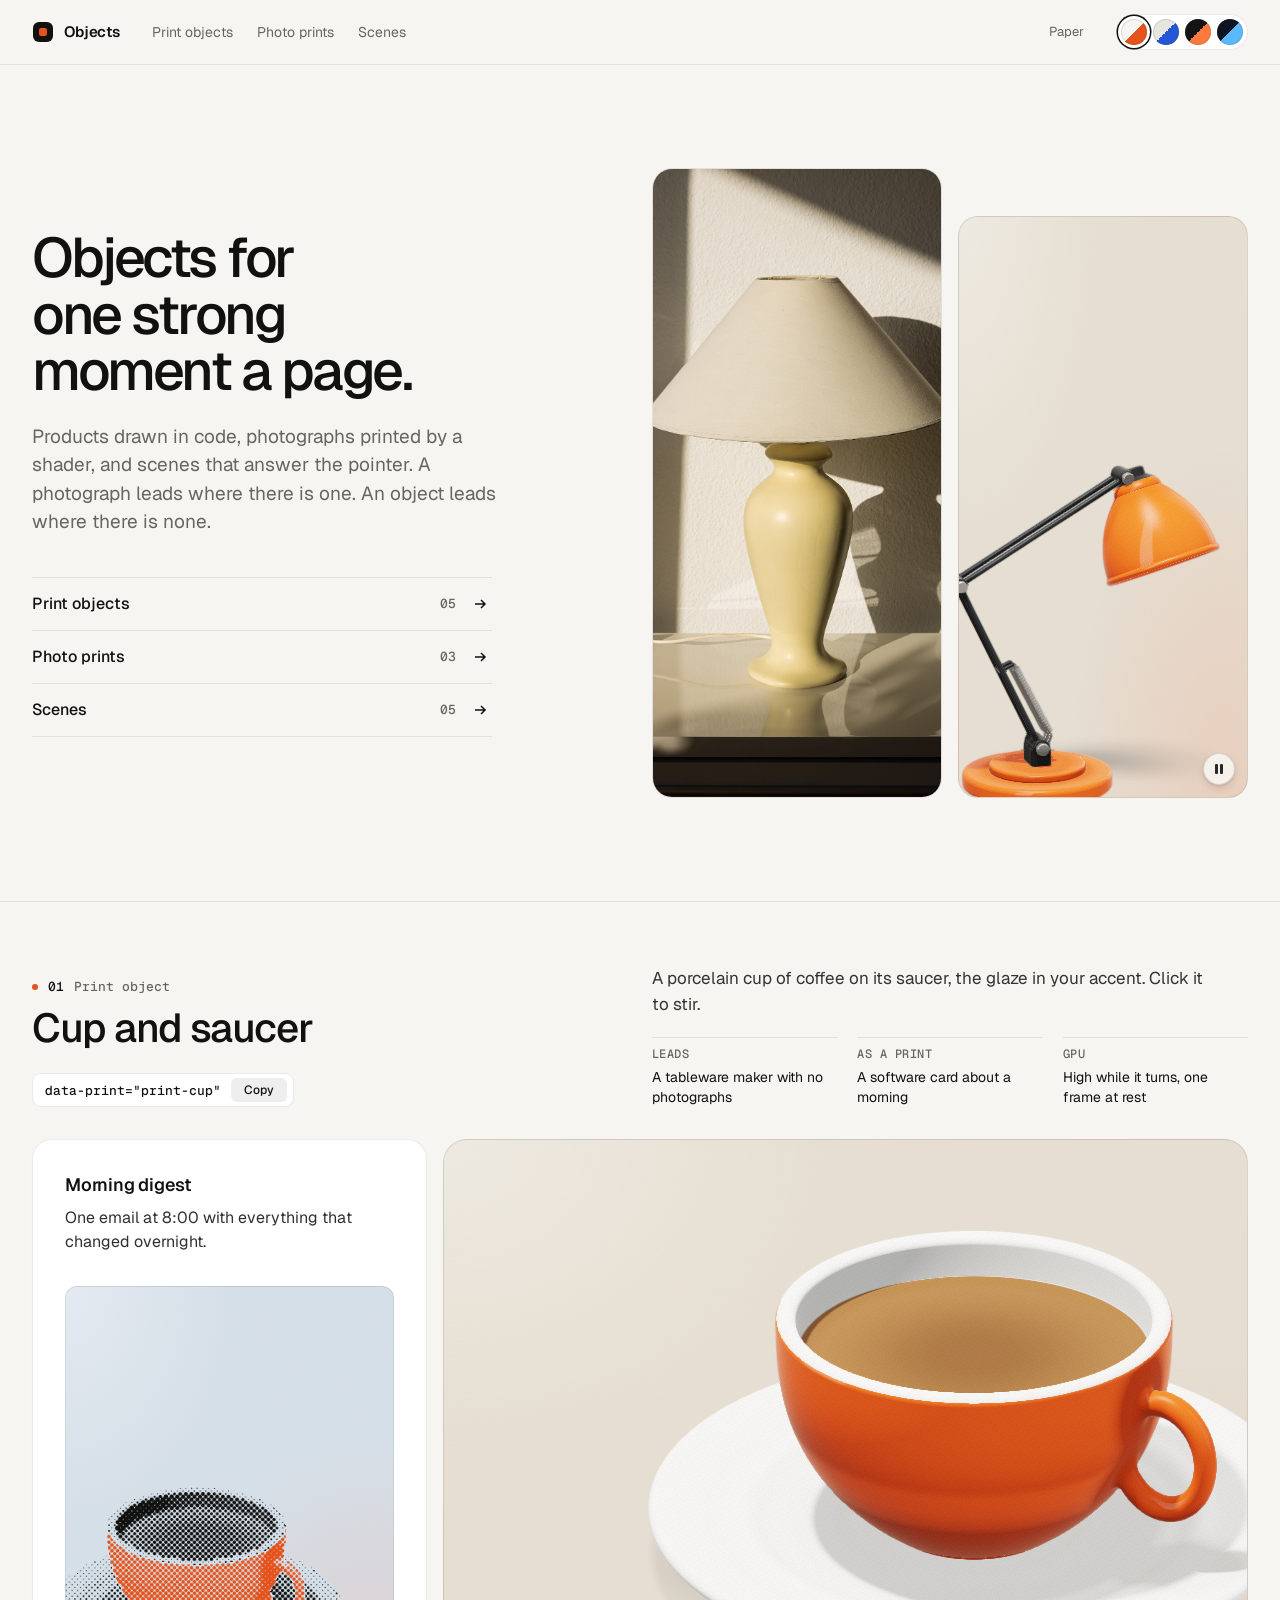
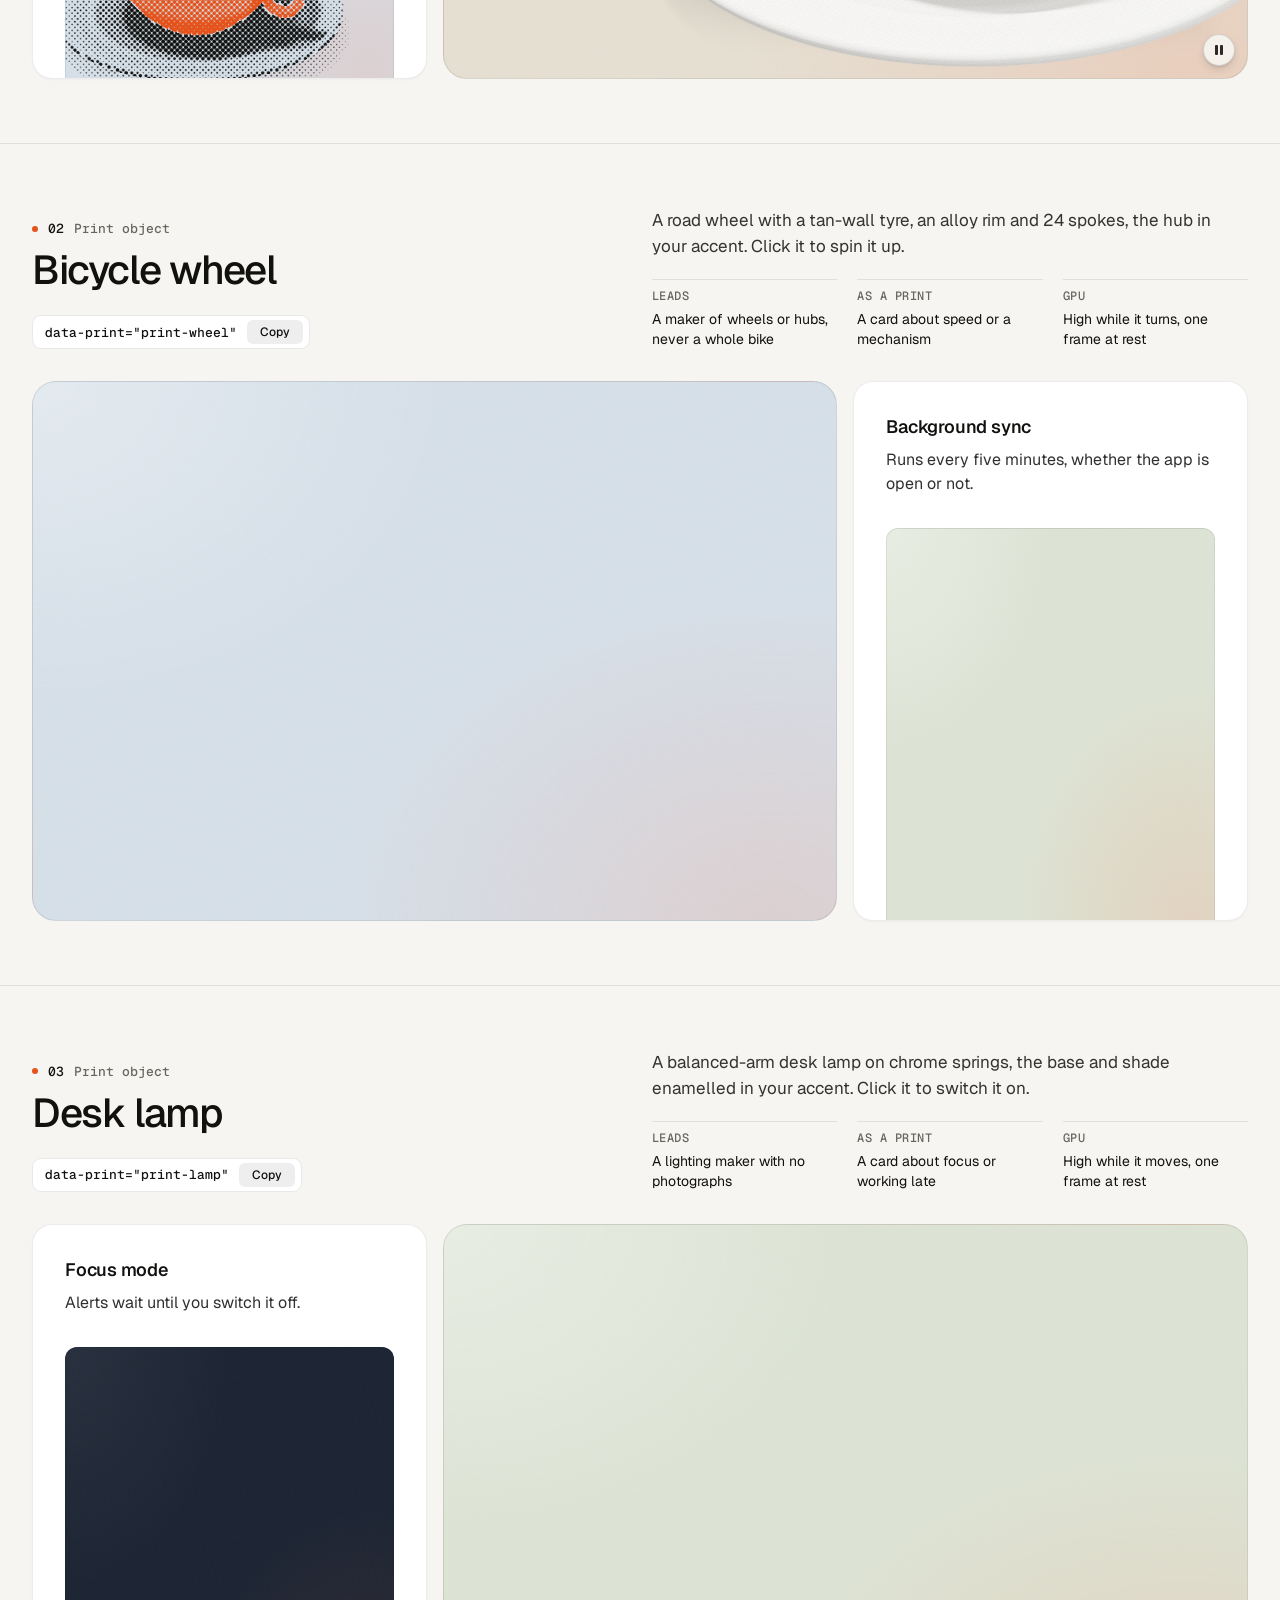
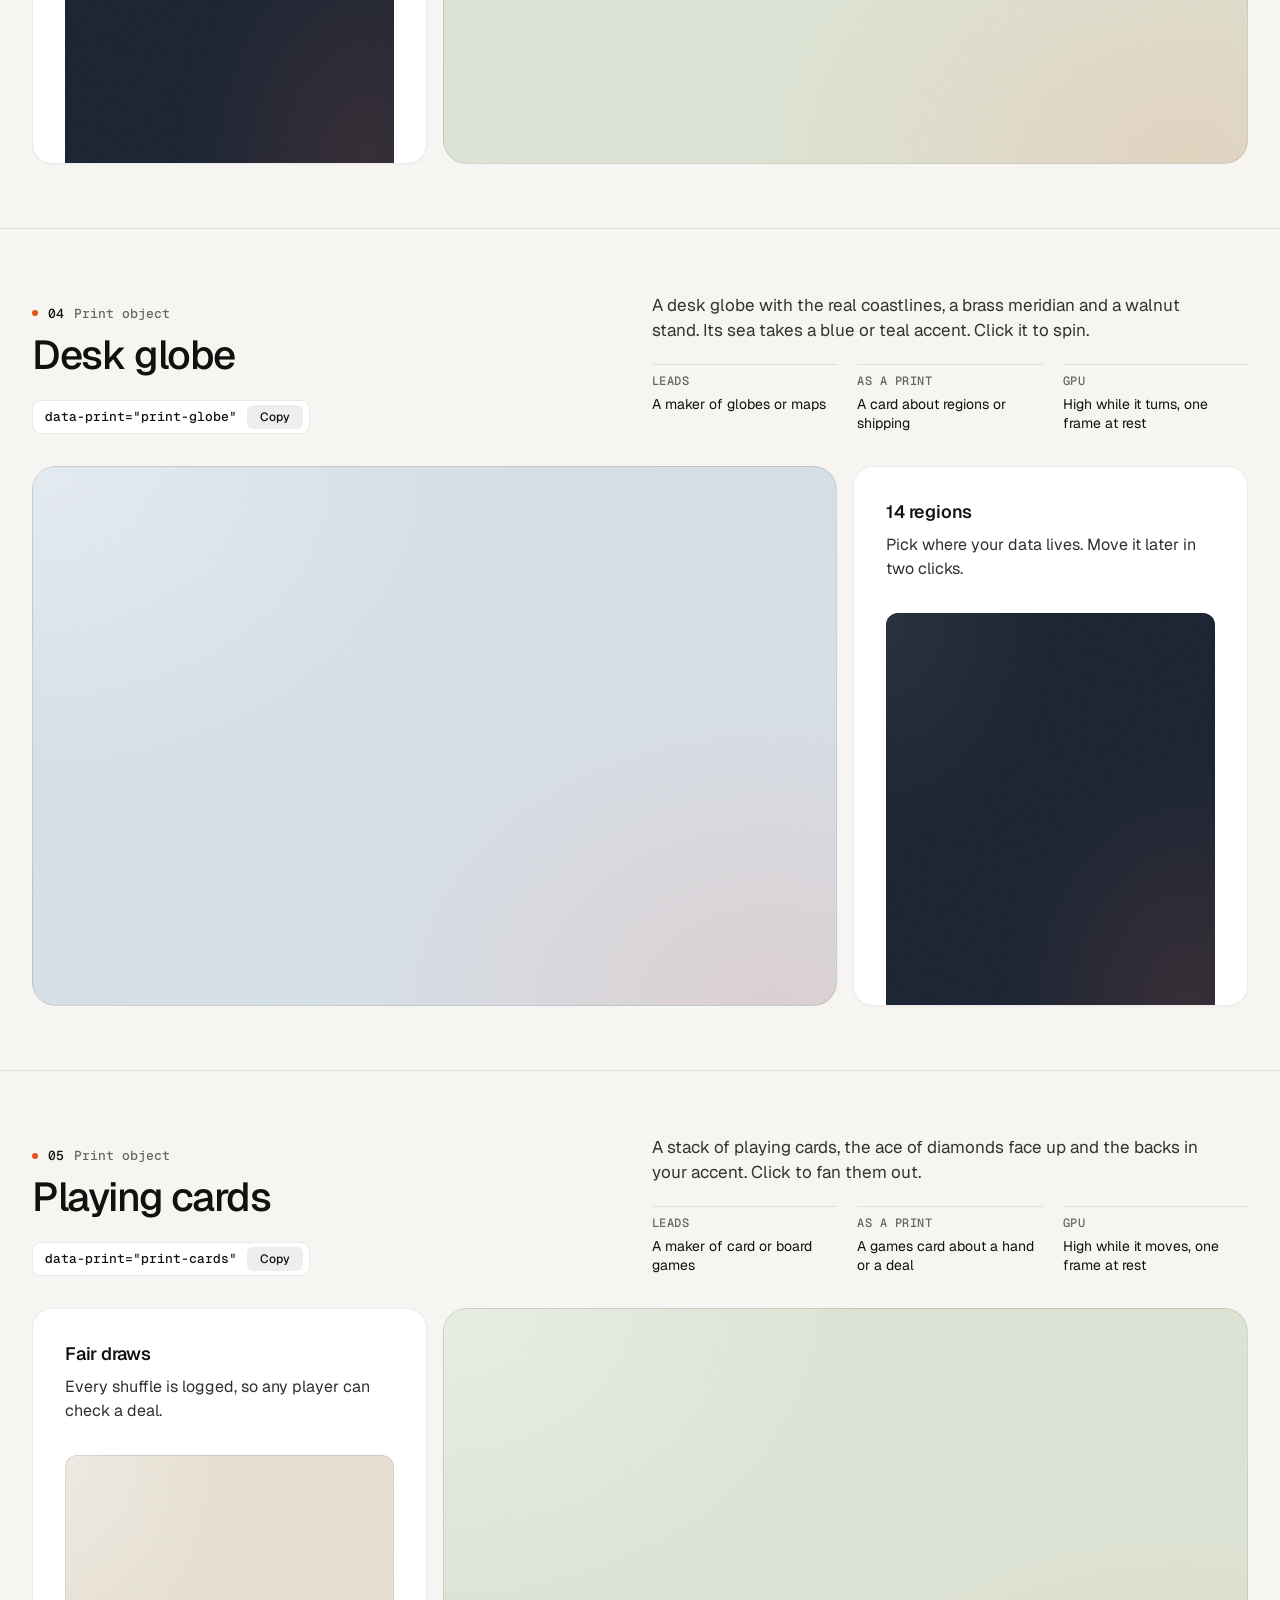
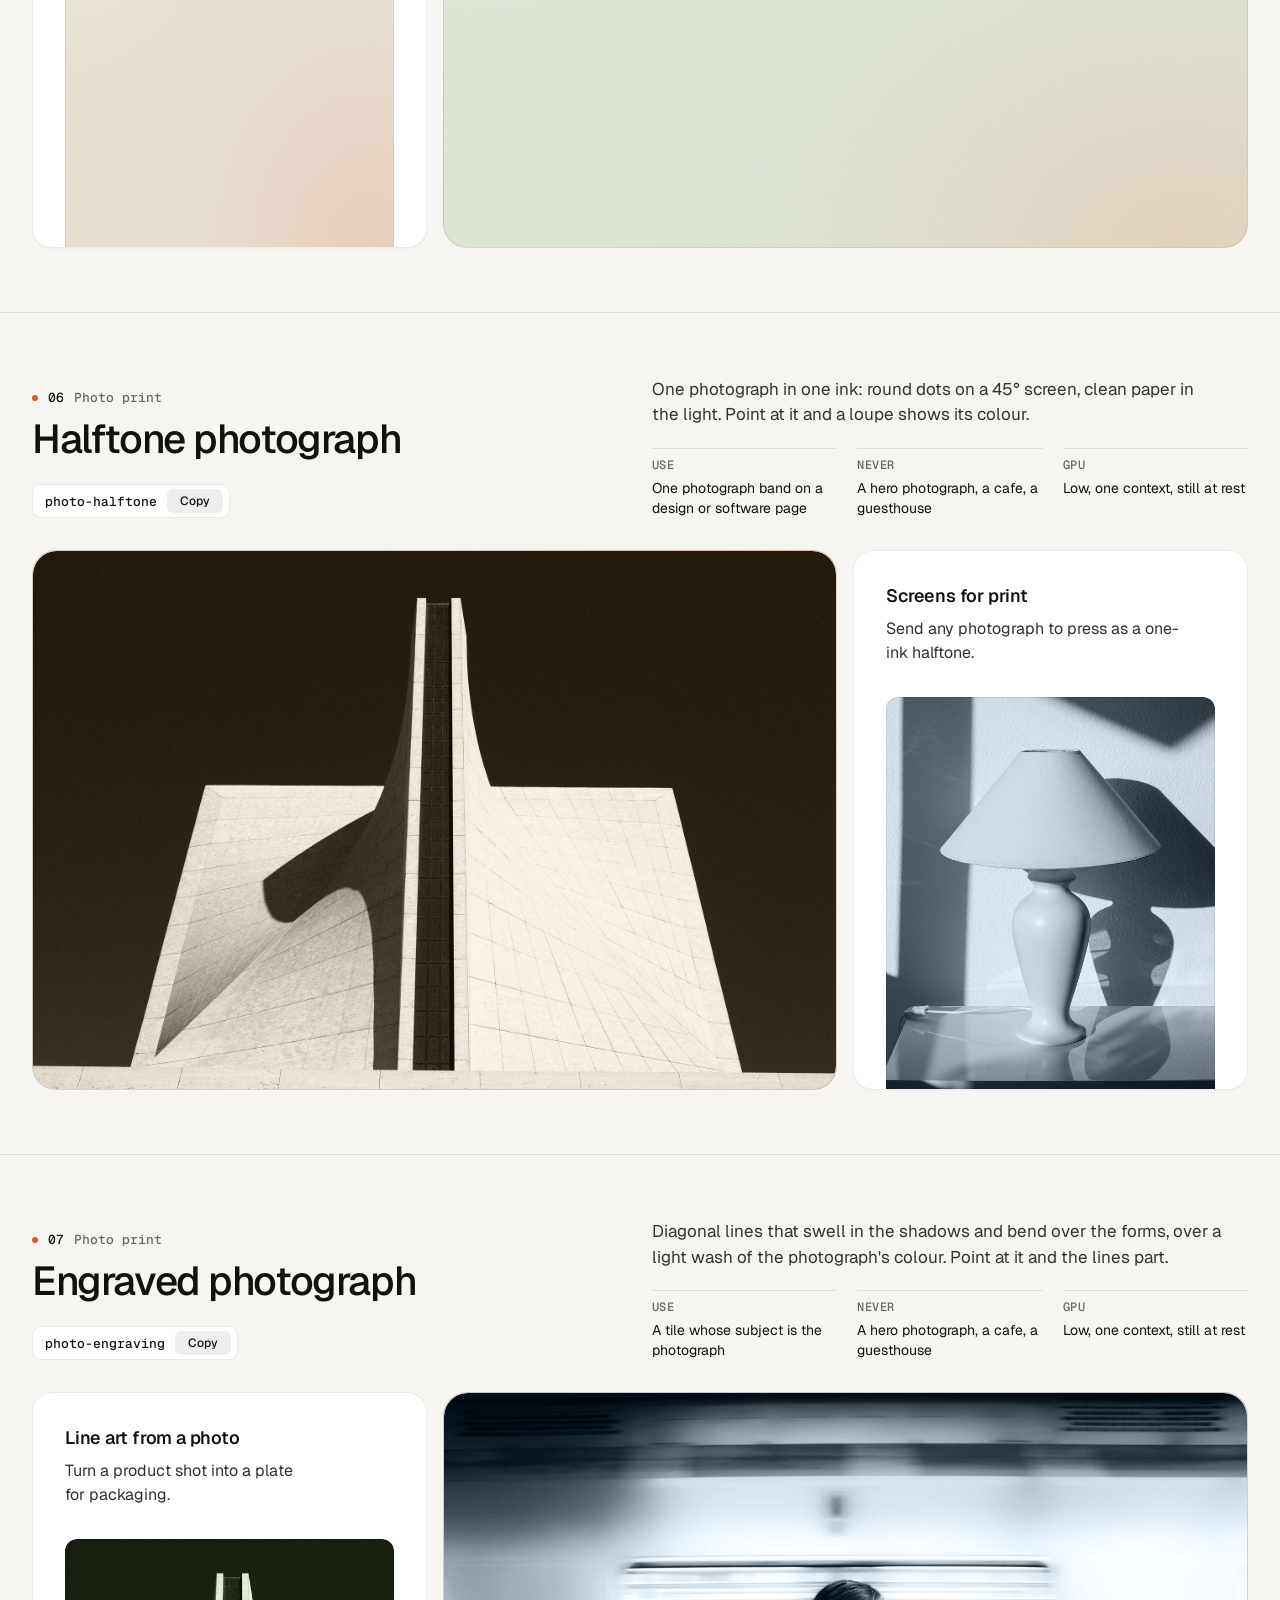
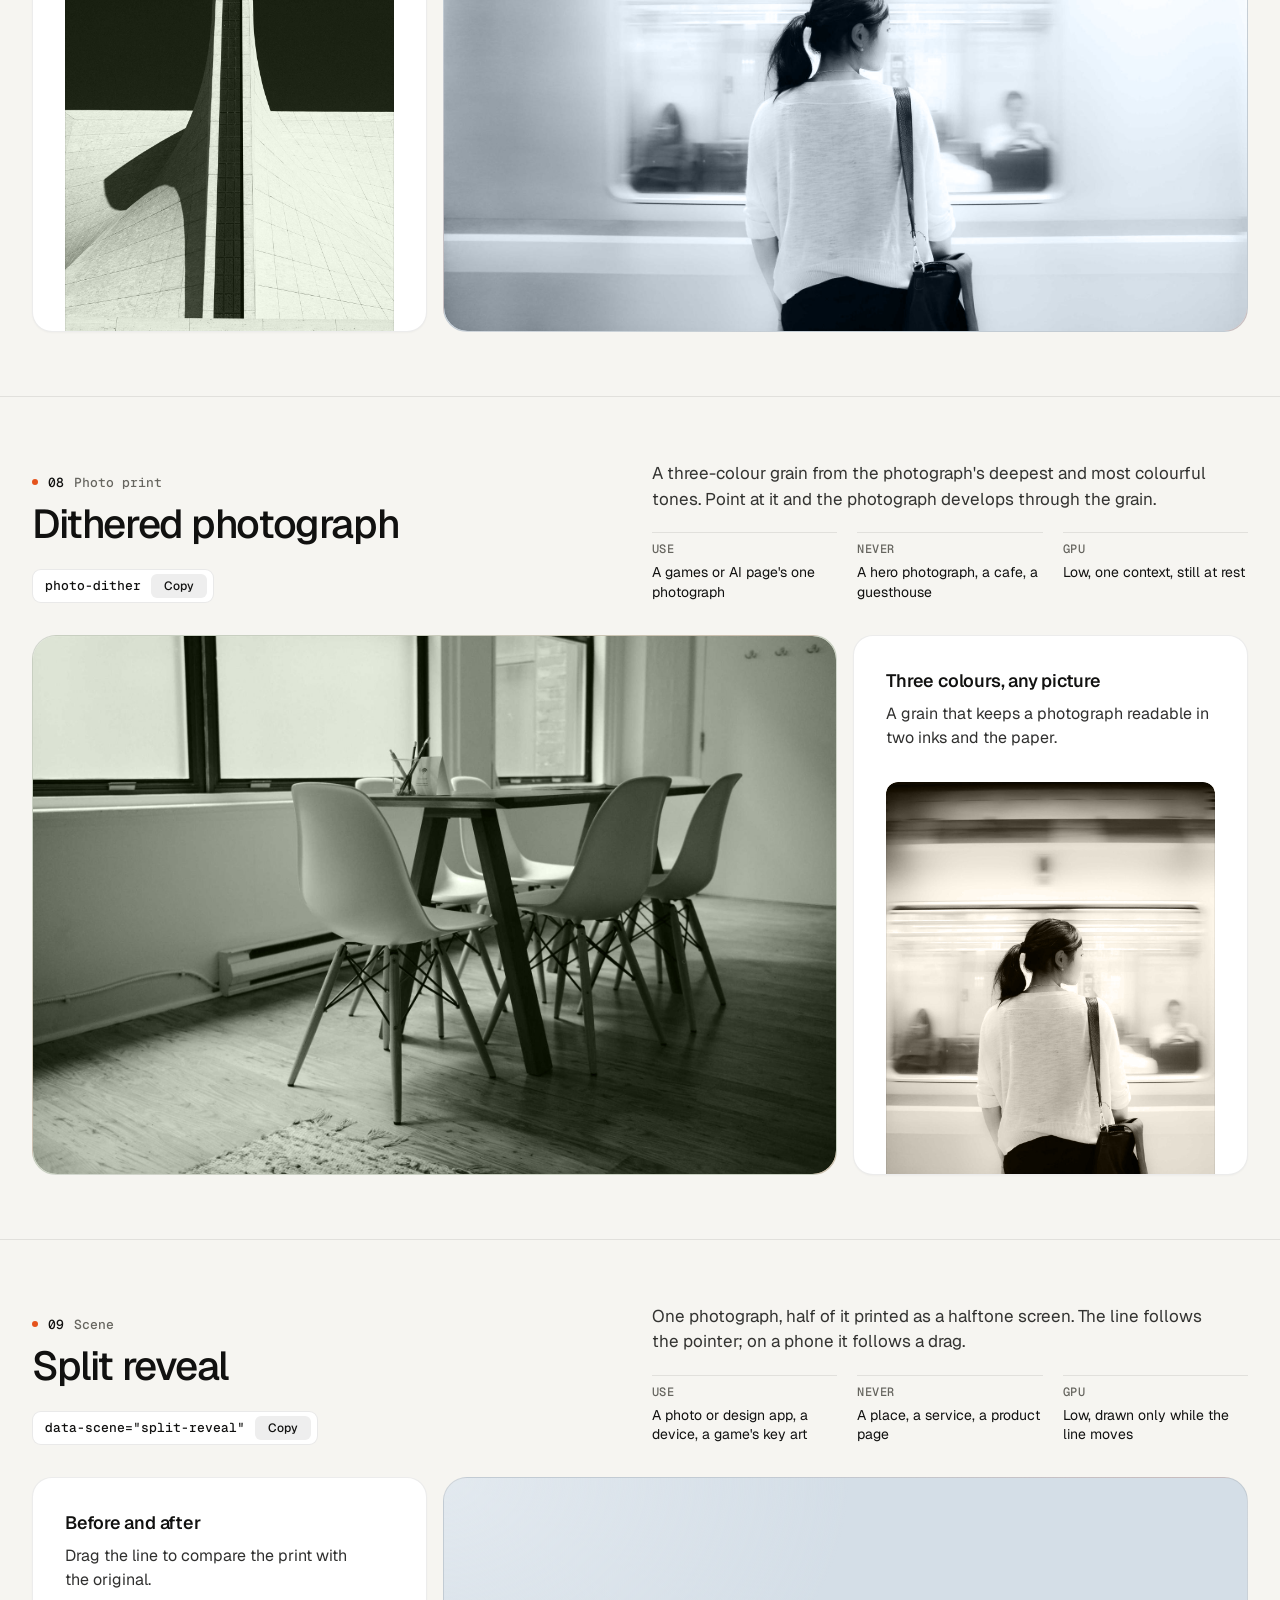
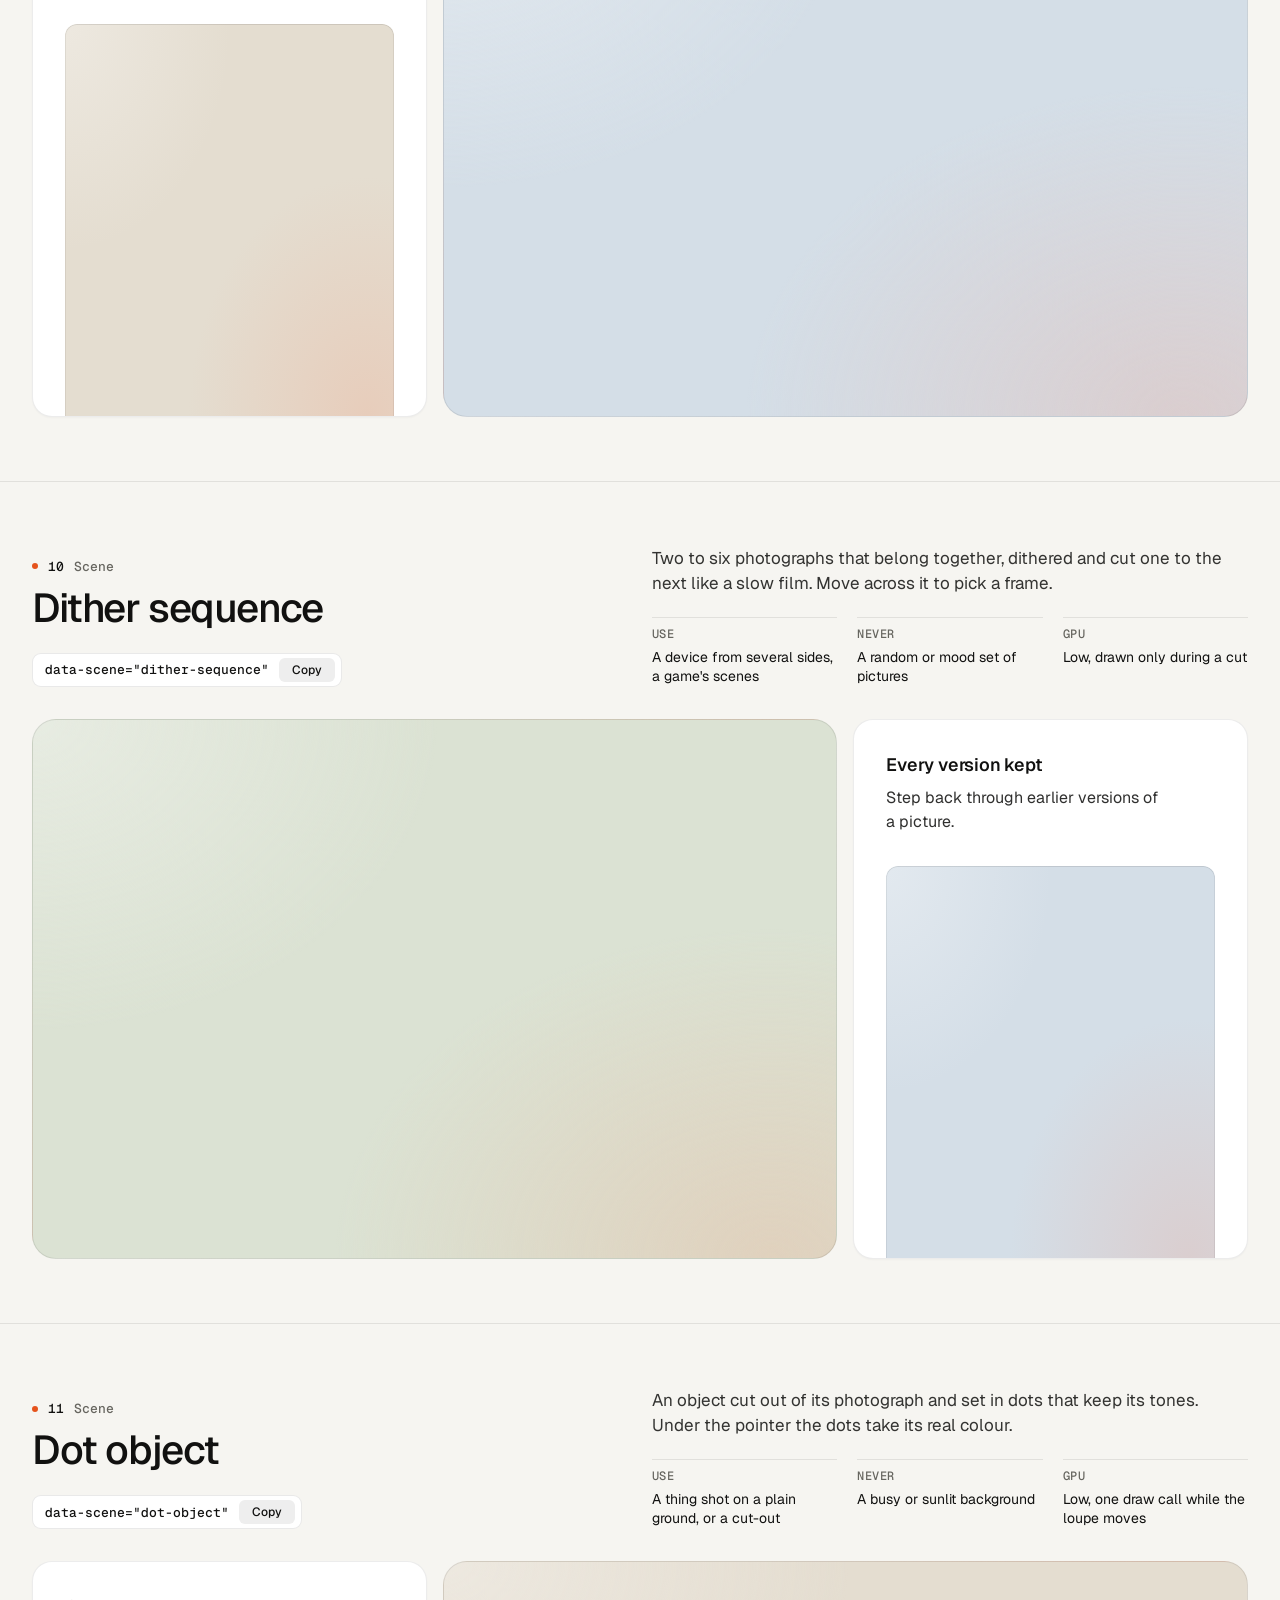
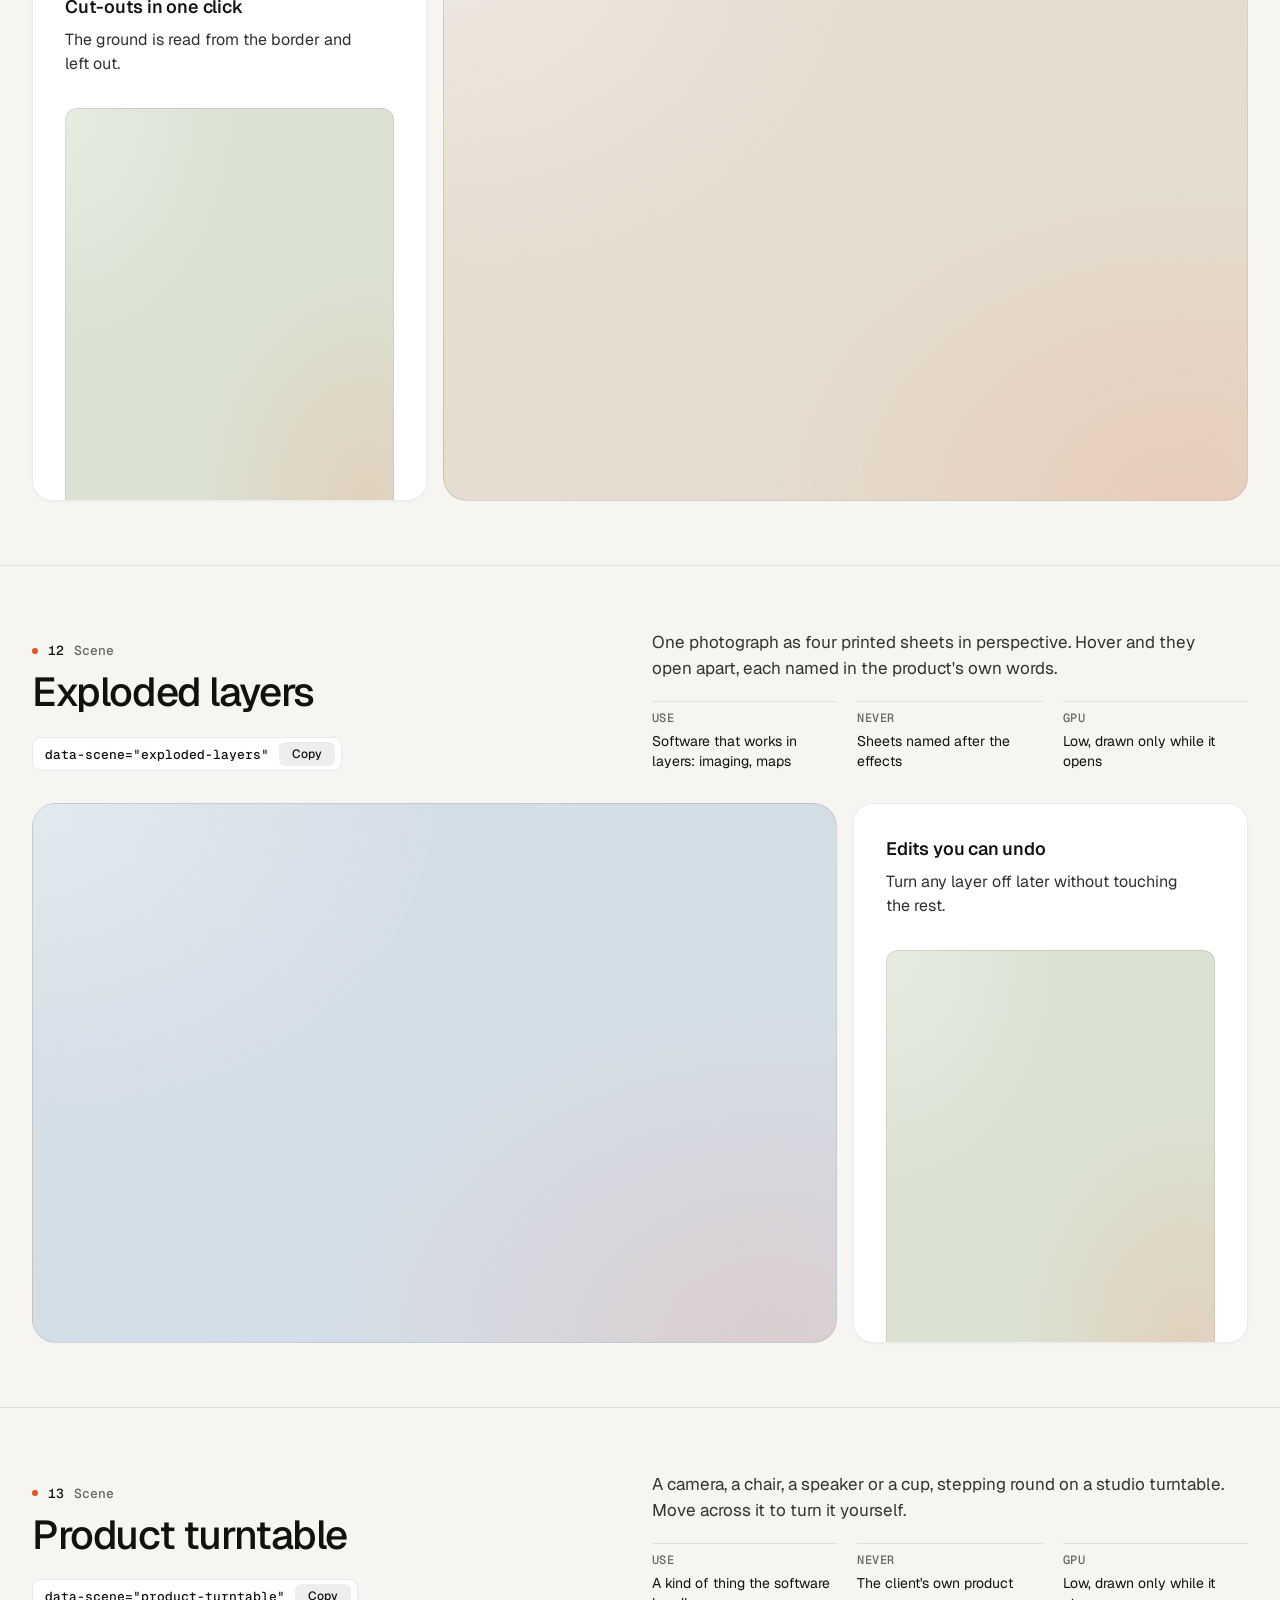
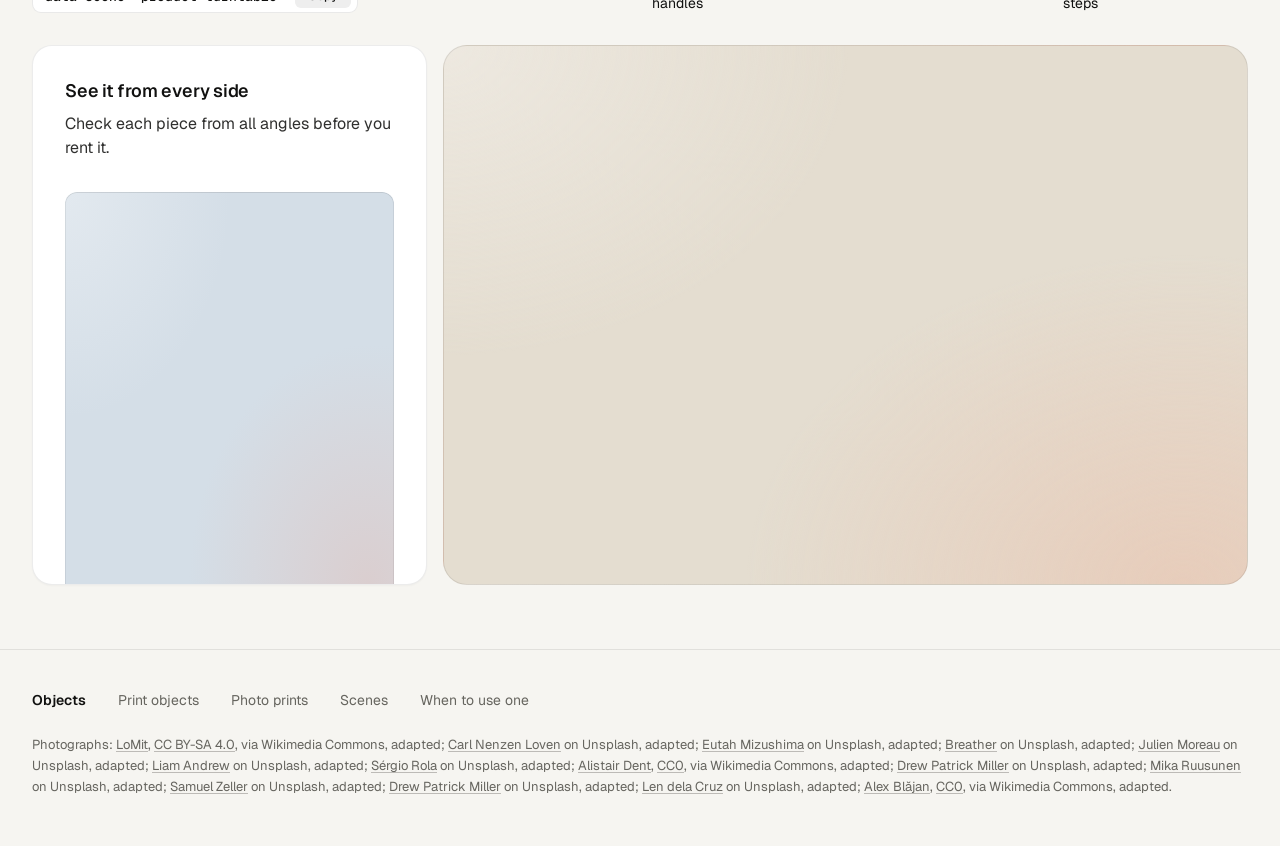
<file: public/assets/objects/index.html>
<!doctype html>
<html lang="en" data-palette="paper">
<head>
<script>window.__tpGlMax = 16;   /* a gallery shows many live effects at once; a page of a site keeps the default 4 (fx.js) */</script>
<meta charset="utf-8">
<meta name="viewport" content="width=device-width, initial-scale=1">
<title>Objects</title>
<meta name="description" content="Thirteen objects for one strong moment a page: products drawn in code, photographs printed by a shader, scenes that answer the pointer.">
<link rel="icon" href="data:,">
<link rel="preconnect" href="https://fonts.googleapis.com">
<link rel="preconnect" href="https://fonts.gstatic.com" crossorigin>
<link href="https://fonts.googleapis.com/css2?family=Geist:wght@300..700&family=Geist+Mono:wght@400;500&display=swap" rel="stylesheet">
<link rel="stylesheet" href="../ui/base.css">
<link rel="stylesheet" href="../ui/cards.css">
<style>
  /* palettes: page tokens, four grounds (--g1 sand, --g2 sky, --g3 sage, --g4 deep) and the globe's sea */
  :root {
    --font-text: "Geist", system-ui, sans-serif; --font-mono: "Geist Mono", ui-monospace, monospace;
    --ease: cubic-bezier(.2, .7, .2, 1);
    --gutter: 32px; --max: 1312px;
  }
  [data-palette="paper"] { --bg: #f6f5f1; --card: #ffffff; --surface: #ffffff; --ink: #111110; --muted: #66655f; --accent: #e5531c; --accent-ink: #ffffff;
    --g1: #e4ddd0; --g2: #d4dee7; --g3: #dbe2d3; --g4: #1a2230; --sea: #2f6aa8; --line: rgb(17 17 16 / 0.09); }
  [data-palette="stone"] { --bg: #e6e5e1; --card: #f3f2ef; --surface: #f3f2ef; --ink: #1a1b1d; --muted: #5d5e62; --accent: #2456d6; --accent-ink: #ffffff;
    --g1: #d6d5d0; --g2: #c9d4df; --g3: #dad3c6; --g4: #1d2633; --sea: #2456d6; --line: rgb(26 27 29 / 0.1); }
  [data-palette="graphite"] { --bg: #0b0b0c; --card: #141416; --surface: #141416; --ink: #f2f2ef; --muted: #96979c; --accent: #ff7a3c; --accent-ink: #120c08;
    --g1: #1e1d1b; --g2: #17202a; --g3: #1b201b; --g4: #23262c; --sea: #4f9be0; --line: rgb(242 242 239 / 0.09); }
  [data-palette="night"] { --bg: #070b14; --card: #0e1420; --surface: #0e1420; --ink: #e9edf3; --muted: #8b94a4; --accent: #5ab9fc; --accent-ink: #07101a;
    --g1: #121a29; --g2: #0f2231; --g3: #16202b; --g4: #1b2536; --sea: #5ab9fc; --line: rgb(233 237 243 / 0.09); }

  * { box-sizing: border-box; }
  html { scroll-padding-top: 64px; }
  html, body { margin: 0; }
  body { font-family: var(--font-text); background: var(--bg); color: var(--ink); -webkit-font-smoothing: antialiased; font-size: 16px; line-height: 1.5;
    transition: background-color 320ms var(--ease), color 320ms var(--ease); }
  a { color: inherit; }
  .wrap { max-width: var(--max); margin: 0 auto; padding: 0 var(--gutter); }

  /* ------------------------------------------------ the bar */
  .bar { position: sticky; top: 0; z-index: 30; background: color-mix(in oklab, var(--bg) 84%, transparent); backdrop-filter: blur(16px) saturate(1.2); border-bottom: 1px solid var(--line); }
  .bar__in { height: 64px; display: flex; align-items: center; gap: 32px; }
  .brand { display: inline-flex; align-items: center; gap: 10px; font-weight: 600; font-size: 15px; letter-spacing: -0.01em; text-decoration: none; }
  .brand svg { width: 22px; height: 22px; }
  .brand svg .a { fill: var(--accent); transition: transform 420ms var(--ease); transform-origin: 11px 11px; }
  .brand:hover svg .a { transform: rotate(90deg); }
  .nav { display: flex; gap: 24px; font-size: 14px; }
  .nav a { position: relative; text-decoration: none; color: var(--muted); transition: color 180ms ease; padding: 6px 0; }
  .nav a::after { content: ""; position: absolute; left: 0; right: 0; bottom: 0; height: 1px; background: currentColor; transform: scaleX(0); transform-origin: left; transition: transform 260ms var(--ease); }
  .nav a:hover { color: var(--ink); }
  .nav a:hover::after { transform: scaleX(1); }
  .sp { flex: 1; }
  .swatches { display: flex; align-items: center; gap: 6px; padding: 4px; border-radius: 999px; border: 1px solid var(--line); background: var(--card); }
  .sw { position: relative; width: 26px; height: 26px; border-radius: 50%; border: 0; padding: 0; cursor: pointer; background: linear-gradient(135deg, var(--s-bg) 0 50%, var(--s-ac) 50% 100%);
    box-shadow: inset 0 0 0 1px rgb(0 0 0 / 0.12); transition: transform 200ms var(--ease); }
  .sw::after { content: ""; position: absolute; inset: -3px; border-radius: 50%; box-shadow: 0 0 0 1.5px var(--ink); opacity: 0; transform: scale(0.8); transition: opacity 200ms ease, transform 260ms var(--ease); }
  .sw:hover { transform: scale(1.08); }
  .sw:active { transform: scale(0.94); }
  .sw[aria-pressed="true"]::after { opacity: 1; transform: scale(1); }
  .sw:focus-visible { outline: 2px solid var(--ink); outline-offset: 3px; }
  .sw-label { font-size: 13px; color: var(--muted); min-width: 60px; text-align: right; }

  /* ------------------------------------------------ grounds: a soft lit mesh of the ground's own tone, a fine grain */
  .gr, .card > .panel.gr { --calm-k: 0%; background-color: var(--pg);
    background-image:
      radial-gradient(80% 90% at 92% 100%, color-mix(in oklab, var(--accent) 13%, var(--pg)), transparent 68%),
      radial-gradient(70% 80% at 0% 0%, color-mix(in oklab, var(--lift, #ffffff) var(--lift-k, 34%), var(--pg)), transparent 72%); }
  .gr.dk, [data-palette="graphite"] .gr, [data-palette="night"] .gr { --lift: #ffffff; --lift-k: 6%; }
  .grain { position: absolute; inset: 0; z-index: 0; pointer-events: none; opacity: .32; mix-blend-mode: soft-light; border-radius: inherit;
    background-image: url("data:image/svg+xml;utf8,<svg xmlns='http://www.w3.org/2000/svg' width='160' height='160'><filter id='n'><feTurbulence type='fractalNoise' baseFrequency='.85' numOctaves='2' stitchTiles='stitch'/><feColorMatrix values='0 0 0 0 .5  0 0 0 0 .5  0 0 0 0 .5  0 0 0 .9 0'/></filter><rect width='100%' height='100%' filter='url(%23n)'/></svg>"); }
  .slot { position: absolute; inset: 0; z-index: 1; border-radius: inherit; }
  .slot > .host { position: absolute; inset: 0; border-radius: inherit; overflow: hidden; }

  /* ------------------------------------------------ hero */
  .hero { min-height: calc(100svh - 64px); display: grid; align-items: center; padding: 56px 0; }
  .hero__grid { display: grid; grid-template-columns: repeat(12, minmax(0, 1fr)); gap: 24px; align-items: center; }
  .hero__copy { grid-column: 1 / span 5; }
  .hero h1 { margin: 0; font-size: clamp(44px, 3.4vw + 12px, 72px); line-height: 1.02; letter-spacing: -0.045em; font-weight: 520; text-wrap: balance; }
  .hero__lede { margin: 24px 0 0; font-size: 19px; line-height: 1.5; color: var(--muted); max-width: 40ch; text-wrap: pretty; }
  .index { margin: 40px 0 0; padding: 0; list-style: none; border-top: 1px solid var(--line); max-width: 460px; }
  .index a { display: grid; grid-template-columns: 1fr auto 20px; align-items: center; gap: 16px; padding: 14px 0; border-bottom: 1px solid var(--line); text-decoration: none; font-size: 16px; font-weight: 500; }
  .index a span { font: 500 13px/1 var(--font-mono); color: var(--muted); }
  .index a svg { width: 16px; height: 16px; transition: transform 260ms var(--ease); }
  .index a:hover svg { transform: translateX(4px); }
  .hero__pics { grid-column: 7 / span 6; display: grid; grid-template-columns: 1fr 1fr; gap: 16px; height: min(70svh, 660px); min-height: 440px; }
  .pic { position: relative; overflow: clip; border-radius: 20px; border: 1px solid var(--line); isolation: isolate; }
  .pic img { position: absolute; inset: 0; width: 100%; height: 100%; object-fit: cover; object-position: 50% 42%; display: block; }
  .pic--down { margin-top: 48px; }

  /* ------------------------------------------------ an object, one screen */
  .obj { min-height: calc(100svh - 64px); display: grid; align-content: center; padding: 64px 0; border-top: 1px solid var(--line); }
  .obj__head { display: grid; grid-template-columns: repeat(12, minmax(0, 1fr)); gap: 24px; align-items: end; margin-bottom: 32px; }
  .obj__title { grid-column: 1 / span 5; }
  .obj__n { margin: 0 0 14px; font: 500 13px/1 var(--font-mono); color: var(--muted); display: flex; gap: 10px; align-items: center; }
  .obj__n b { color: var(--ink); font-weight: 500; }
  .obj__n i { width: 6px; height: 6px; border-radius: 50%; background: var(--accent); display: inline-block; }
  .obj h2 { margin: 0; font-size: clamp(34px, 1.9vw + 16px, 52px); line-height: 1.04; letter-spacing: -0.035em; font-weight: 520; text-wrap: balance; }
  .obj__about { grid-column: 7 / span 6; }
  .obj__line { margin: 0; font-size: 17px; line-height: 1.5; color: color-mix(in oklab, var(--ink) 82%, var(--bg)); max-width: 52ch; text-wrap: pretty; }
  .facts { display: grid; grid-template-columns: repeat(3, minmax(0, 1fr)); gap: 20px; margin: 20px 0 0; }
  .facts div { border-top: 1px solid var(--line); padding-top: 10px; }
  .facts dt { font: 500 12px/1 var(--font-mono); color: var(--muted); text-transform: uppercase; letter-spacing: .04em; }
  .facts dd { margin: 8px 0 0; font-size: 14px; line-height: 1.4; }
  .copy { margin-top: 24px; display: inline-flex; align-items: center; gap: 10px; height: 34px; padding: 0 6px 0 12px; border-radius: 9px; border: 1px solid var(--line);
    background: var(--card); color: var(--ink); font: 500 13px/1 var(--font-mono); cursor: pointer; transition: border-color 180ms ease, transform 160ms var(--ease); }
  .copy:hover { border-color: color-mix(in oklab, var(--ink) 24%, transparent); }
  .copy:active { transform: scale(0.97); }
  .copy:focus-visible { outline: 2px solid var(--ink); outline-offset: 2px; }
  .copy em { font-style: normal; display: inline-grid; place-items: center; height: 24px; padding: 0 8px; border-radius: 6px; background: color-mix(in oklab, var(--ink) 7%, transparent); font-family: var(--font-text); font-size: 12px; overflow: hidden; }
  .copy em span { grid-area: 1 / 1; transition: transform 260ms var(--ease), opacity 200ms ease; }
  .copy em span + span { transform: translateY(110%); opacity: 0; }
  .copy.done em span:first-child { transform: translateY(-110%); opacity: 0; }
  .copy.done em span + span { transform: none; opacity: 1; }

  .duo { display: grid; grid-template-columns: repeat(12, minmax(0, 1fr)); gap: 16px; height: clamp(400px, calc(100svh - 360px), 600px); }
  .big { grid-column: 1 / span 8; position: relative; overflow: clip; isolation: isolate; border-radius: 24px; border: 1px solid var(--line); }
  .duo .card { grid-column: 9 / span 4; }
  .obj:nth-of-type(even) .big { grid-column: 5 / span 8; grid-row: 1; }
  .obj:nth-of-type(even) .duo .card { grid-column: 1 / span 4; grid-row: 1; }
  .duo .card > .panel { flex: 1 1 auto; min-height: 0; }

  /* ------------------------------------------------ footer */
  .foot { border-top: 1px solid var(--line); padding: 40px 0 48px; font-size: 14px; color: var(--muted); }
  .foot__row { display: flex; flex-wrap: wrap; gap: 12px 32px; align-items: baseline; }
  .foot__row b { color: var(--ink); font-weight: 600; }
  .foot__row a { text-decoration: none; }
  .foot__row a:hover { color: var(--ink); }
  .credits { margin: 24px 0 0; font-size: 13px; line-height: 1.6; color: var(--muted); }
  .credits a { text-decoration: underline; text-decoration-color: color-mix(in oklab, currentColor 40%, transparent); text-underline-offset: 2px; }

  @media (max-width: 1023px) {
    .hero__copy, .hero__pics { grid-column: 1 / -1; }
    .hero__pics { height: auto; min-height: 0; }
    .pic { aspect-ratio: 3 / 4; }
    .obj__title, .obj__about { grid-column: 1 / -1; }
    .duo { height: auto; grid-template-columns: minmax(0, 1fr); }
    .big, .duo .card, .obj:nth-of-type(even) .big, .obj:nth-of-type(even) .duo .card { grid-column: 1 / -1; grid-row: auto; }
    .big { aspect-ratio: 4 / 3; }
    .duo .card > .panel { flex: none; height: 320px; }
  }
  @media (max-width: 760px) {
    :root { --gutter: 16px; }
    .nav, .sw-label { display: none; }
    .hero { padding: 32px 0 40px; }
    .hero__lede { font-size: 17px; }
    .hero__pics { gap: 10px; }
    .pic { border-radius: 16px; }
    .pic--down { margin-top: 28px; }
    .obj { padding: 72px 0; min-height: 0; }
    .obj .wrap { display: flex; flex-direction: column; }
    .obj__head, .obj__about { display: contents; }
    .obj__title { order: 1; margin-bottom: 16px; }
    .obj__line { order: 2; margin-bottom: 28px; }
    .duo { order: 3; }
    .facts { order: 4; margin-top: 28px; }
    .copy, .index { display: none; }
    .facts { grid-template-columns: minmax(0, 1fr); gap: 0; }
    .facts div { display: grid; grid-template-columns: 96px 1fr; gap: 12px; padding: 10px 0; }
    .facts dd { margin: 0; }
    .big { aspect-ratio: 4 / 5; border-radius: 18px; }
    .duo .card > .panel { height: 300px; }
  }
  @media (prefers-reduced-motion: reduce) { *, *::before, *::after { transition-duration: 0ms !important; } }
</style>
</head>
<body>
<header class="bar">
  <div class="wrap bar__in">
    <a class="brand" href="#top" aria-label="Objects, back to the top">
      <svg viewBox="0 0 22 22" aria-hidden="true"><rect x="1" y="1" width="20" height="20" rx="6" fill="currentColor"/><rect class="a" x="7" y="7" width="8" height="8" rx="2"/></svg>
      Objects
    </a>
    <nav class="nav" aria-label="Families">
      <a href="#print-cup">Print objects</a>
      <a href="#photo-halftone">Photo prints</a>
      <a href="#split-reveal">Scenes</a>
    </nav>
    <span class="sp"></span>
    <span class="sw-label" id="sw-label">Paper</span>
    <div class="swatches" role="group" aria-label="Palette">
      <button type="button" class="sw" data-pal="paper" aria-label="Paper" aria-pressed="true" style="--s-bg:#f6f5f1;--s-ac:#e5531c"></button>
      <button type="button" class="sw" data-pal="stone" aria-label="Stone" aria-pressed="false" style="--s-bg:#e6e5e1;--s-ac:#2456d6"></button>
      <button type="button" class="sw" data-pal="graphite" aria-label="Graphite" aria-pressed="false" style="--s-bg:#141416;--s-ac:#ff7a3c"></button>
      <button type="button" class="sw" data-pal="night" aria-label="Night" aria-pressed="false" style="--s-bg:#0e1420;--s-ac:#5ab9fc"></button>
    </div>
  </div>
</header>

<main id="top">
  <section class="hero">
    <div class="wrap hero__grid">
      <div class="hero__copy">
        <h1>Objects for one strong moment a page.</h1>
        <p class="hero__lede">Products drawn in code, photographs printed by a shader, and scenes that answer the pointer. A photograph leads where there is one. An object leads where there is none.</p>
        <ul class="index">
          <li><a href="#print-cup">Print objects <span>05</span><svg viewBox="0 0 16 16" fill="none" stroke="currentColor" stroke-width="1.5" aria-hidden="true"><path d="M3 8h10M9 4l4 4-4 4"/></svg></a></li>
          <li><a href="#photo-halftone">Photo prints <span>03</span><svg viewBox="0 0 16 16" fill="none" stroke="currentColor" stroke-width="1.5" aria-hidden="true"><path d="M3 8h10M9 4l4 4-4 4"/></svg></a></li>
          <li><a href="#split-reveal">Scenes <span>05</span><svg viewBox="0 0 16 16" fill="none" stroke="currentColor" stroke-width="1.5" aria-hidden="true"><path d="M3 8h10M9 4l4 4-4 4"/></svg></a></li>
        </ul>
      </div>
      <div class="hero__pics">
        <div class="pic"><img src="photo-kit/photos/lamp.jpg" width="1280" height="1757" alt="Cream ceramic table lamp on a glossy side table in low sun" decoding="async"></div>
        <article class="pic pic--down gr" style="--pg: var(--g1)" aria-label="A balanced-arm desk lamp">
          <div class="grain"></div>
          <div class="slot" data-slot='{"kind":"print","id":"print-lamp","place":"card","ground":"g1","params":{"size":1.06,"x":-0.08,"y":-0.2}}'></div>
        </article>
      </div>
    </div>
  </section>

  <!-- ===================================================== print objects -->
  <section class="obj" id="print-cup">
    <div class="wrap">
      <div class="obj__head">
        <div class="obj__title"><p class="obj__n"><i></i><b>01</b> Print object</p><h2>Cup and saucer</h2>
          <button type="button" class="copy" data-copy='<div data-print="print-cup" data-print-place="card"></div>'>data-print="print-cup"<em><span>Copy</span><span>Copied</span></em></button></div>
        <div class="obj__about">
          <p class="obj__line">A porcelain cup of coffee on its saucer, the glaze in your accent. Click it to stir.</p>
          <dl class="facts"><div><dt>Leads</dt><dd>A tableware maker with no photographs</dd></div><div><dt>As a print</dt><dd>A software card about a morning</dd></div><div><dt>GPU</dt><dd>High while it turns, one frame at rest</dd></div></dl>
        </div>
      </div>
      <div class="duo">
        <article class="big gr" style="--pg: var(--g1)"><div class="grain"></div>
          <div class="slot" data-slot='{"kind":"print","id":"print-cup","place":"hero","ground":"g1","params":{"size":0.96,"x":0.16,"y":-0.04}}'></div></article>
        <article class="card"><h3>Morning digest</h3><p>One email at 8:00 with everything that changed overnight.</p>
          <div class="panel gr" style="--pg: var(--g2)"><div class="grain"></div>
            <div class="slot" data-slot='{"kind":"print","id":"print-cup","place":"card","ground":"g2","params":{"effect":"halftone","turn":0}}'></div></div></article>
      </div>
    </div>
  </section>

  <section class="obj" id="print-wheel">
    <div class="wrap">
      <div class="obj__head">
        <div class="obj__title"><p class="obj__n"><i></i><b>02</b> Print object</p><h2>Bicycle wheel</h2>
          <button type="button" class="copy" data-copy='<div data-print="print-wheel" data-print-place="card"></div>'>data-print="print-wheel"<em><span>Copy</span><span>Copied</span></em></button></div>
        <div class="obj__about">
          <p class="obj__line">A road wheel with a tan-wall tyre, an alloy rim and 24 spokes, the hub in your accent. Click it to spin it up.</p>
          <dl class="facts"><div><dt>Leads</dt><dd>A maker of wheels or hubs, never a whole bike</dd></div><div><dt>As a print</dt><dd>A card about speed or a mechanism</dd></div><div><dt>GPU</dt><dd>High while it turns, one frame at rest</dd></div></dl>
        </div>
      </div>
      <div class="duo">
        <article class="big gr" style="--pg: var(--g2)"><div class="grain"></div>
          <div class="slot" data-slot='{"kind":"print","id":"print-wheel","place":"card","ground":"g2","params":{"size":1.34,"x":-0.08,"y":-0.3}}'></div></article>
        <article class="card"><h3>Background sync</h3><p>Runs every five minutes, whether the app is open or not.</p>
          <div class="panel gr" style="--pg: var(--g3)"><div class="grain"></div>
            <div class="slot" data-slot='{"kind":"print","id":"print-wheel","place":"card","ground":"g3","params":{"effect":"halftone","turn":0}}'></div></div></article>
      </div>
    </div>
  </section>

  <section class="obj" id="print-lamp">
    <div class="wrap">
      <div class="obj__head">
        <div class="obj__title"><p class="obj__n"><i></i><b>03</b> Print object</p><h2>Desk lamp</h2>
          <button type="button" class="copy" data-copy='<div data-print="print-lamp" data-print-place="card"></div>'>data-print="print-lamp"<em><span>Copy</span><span>Copied</span></em></button></div>
        <div class="obj__about">
          <p class="obj__line">A balanced-arm desk lamp on chrome springs, the base and shade enamelled in your accent. Click it to switch it on.</p>
          <dl class="facts"><div><dt>Leads</dt><dd>A lighting maker with no photographs</dd></div><div><dt>As a print</dt><dd>A card about focus or working late</dd></div><div><dt>GPU</dt><dd>High while it moves, one frame at rest</dd></div></dl>
        </div>
      </div>
      <div class="duo">
        <article class="big gr" style="--pg: var(--g3)"><div class="grain"></div>
          <div class="slot" data-slot='{"kind":"print","id":"print-lamp","place":"hero","ground":"g3","params":{"size":0.98,"x":0.14,"y":-0.06,"angle":-24}}'></div></article>
        <article class="card"><h3>Focus mode</h3><p>Alerts wait until you switch it off.</p>
          <div class="panel gr dk" style="--pg: var(--g4)"><div class="grain"></div>
            <div class="slot" data-slot='{"kind":"print","id":"print-lamp","place":"card","ground":"g4","params":{"effect":"dither","step":1,"turn":0}}' aria-label="A desk lamp, switched on"></div></div></article>
      </div>
    </div>
  </section>

  <section class="obj" id="print-globe">
    <div class="wrap">
      <div class="obj__head">
        <div class="obj__title"><p class="obj__n"><i></i><b>04</b> Print object</p><h2>Desk globe</h2>
          <button type="button" class="copy" data-copy='<div data-print="print-globe" data-print-place="card" data-print-params=&apos;{"effect":"engrave"}&apos;></div>'>data-print="print-globe"<em><span>Copy</span><span>Copied</span></em></button></div>
        <div class="obj__about">
          <p class="obj__line">A desk globe with the real coastlines, a brass meridian and a walnut stand. Its sea takes a blue or teal accent. Click it to spin.</p>
          <dl class="facts"><div><dt>Leads</dt><dd>A maker of globes or maps</dd></div><div><dt>As a print</dt><dd>A card about regions or shipping</dd></div><div><dt>GPU</dt><dd>High while it turns, one frame at rest</dd></div></dl>
        </div>
      </div>
      <div class="duo">
        <article class="big gr" style="--pg: var(--g2)"><div class="grain"></div>
          <div class="slot" data-slot='{"kind":"print","id":"print-globe","place":"card","ground":"g2","sea":true,"params":{"size":1.3,"x":-0.1,"y":-0.3}}'></div></article>
        <article class="card"><h3>14 regions</h3><p>Pick where your data lives. Move it later in two clicks.</p>
          <div class="panel gr dk" style="--pg: var(--g4)"><div class="grain"></div>
            <div class="slot" data-slot='{"kind":"print","id":"print-globe","place":"card","ground":"g4","sea":true,"params":{"effect":"engrave","turn":0}}'></div></div></article>
      </div>
    </div>
  </section>

  <section class="obj" id="print-cards">
    <div class="wrap">
      <div class="obj__head">
        <div class="obj__title"><p class="obj__n"><i></i><b>05</b> Print object</p><h2>Playing cards</h2>
          <button type="button" class="copy" data-copy='<div data-print="print-cards" data-print-place="card"></div>'>data-print="print-cards"<em><span>Copy</span><span>Copied</span></em></button></div>
        <div class="obj__about">
          <p class="obj__line">A stack of playing cards, the ace of diamonds face up and the backs in your accent. Click to fan them out.</p>
          <dl class="facts"><div><dt>Leads</dt><dd>A maker of card or board games</dd></div><div><dt>As a print</dt><dd>A games card about a hand or a deal</dd></div><div><dt>GPU</dt><dd>High while it moves, one frame at rest</dd></div></dl>
        </div>
      </div>
      <div class="duo">
        <article class="big gr" style="--pg: var(--g3)"><div class="grain"></div>
          <div class="slot" data-slot='{"kind":"print","id":"print-cards","place":"hero","ground":"g3","params":{"size":0.98,"x":0.16,"y":-0.04}}'></div></article>
        <article class="card"><h3>Fair draws</h3><p>Every shuffle is logged, so any player can check a deal.</p>
          <div class="panel gr" style="--pg: var(--g1)"><div class="grain"></div>
            <div class="slot" data-slot='{"kind":"print","id":"print-cards","place":"card","ground":"g1","params":{"effect":"halftone","turn":0}}'></div></div></article>
      </div>
    </div>
  </section>

  <!-- ===================================================== photo prints -->
  <section class="obj" id="photo-halftone">
    <div class="wrap">
      <div class="obj__head">
        <div class="obj__title"><p class="obj__n"><i></i><b>06</b> Photo print</p><h2>Halftone photograph</h2>
          <button type="button" class="copy" data-copy="import print from './assets/objects/photo-halftone/object.js'; print.mount(frame, { palette: fx.readPalette(frame) });">photo-halftone<em><span>Copy</span><span>Copied</span></em></button></div>
        <div class="obj__about">
          <p class="obj__line">One photograph in one ink: round dots on a 45° screen, clean paper in the light. Point at it and a loupe shows its colour.</p>
          <dl class="facts"><div><dt>Use</dt><dd>One photograph band on a design or software page</dd></div><div><dt>Never</dt><dd>A hero photograph, a cafe, a guesthouse</dd></div><div><dt>GPU</dt><dd>Low, one context, still at rest</dd></div></dl>
        </div>
      </div>
      <div class="duo">
        <article class="big gr" style="--pg: var(--g1)">
          <div class="slot" data-slot='{"kind":"photo","id":"photo-halftone","ground":"g1","photo":"concrete"}'></div></article>
        <article class="card"><h3>Screens for print</h3><p>Send any photograph to press as a one-ink halftone.</p>
          <div class="panel gr" style="--pg: var(--g2)">
            <div class="slot" data-slot='{"kind":"photo","id":"photo-halftone","ground":"g2","photo":"lamp","params":{"tint":1}}'></div></div></article>
      </div>
    </div>
  </section>

  <section class="obj" id="photo-engraving">
    <div class="wrap">
      <div class="obj__head">
        <div class="obj__title"><p class="obj__n"><i></i><b>07</b> Photo print</p><h2>Engraved photograph</h2>
          <button type="button" class="copy" data-copy="import print from './assets/objects/photo-engraving/object.js'; print.mount(frame, { palette: fx.readPalette(frame) });">photo-engraving<em><span>Copy</span><span>Copied</span></em></button></div>
        <div class="obj__about">
          <p class="obj__line">Diagonal lines that swell in the shadows and bend over the forms, over a light wash of the photograph's colour. Point at it and the lines part.</p>
          <dl class="facts"><div><dt>Use</dt><dd>A tile whose subject is the photograph</dd></div><div><dt>Never</dt><dd>A hero photograph, a cafe, a guesthouse</dd></div><div><dt>GPU</dt><dd>Low, one context, still at rest</dd></div></dl>
        </div>
      </div>
      <div class="duo">
        <article class="big gr" style="--pg: var(--g2)">
          <div class="slot" data-slot='{"kind":"photo","id":"photo-engraving","ground":"g2","photo":"platform","photoDark":"concrete"}'></div></article>
        <article class="card"><h3>Line art from a photo</h3><p>Turn a product shot into a plate for packaging.</p>
          <div class="panel gr" style="--pg: var(--g3)">
            <div class="slot" data-slot='{"kind":"photo","id":"photo-engraving","ground":"g3","photo":"concrete","photoDark":"room"}'></div></div></article>
      </div>
    </div>
  </section>

  <section class="obj" id="photo-dither">
    <div class="wrap">
      <div class="obj__head">
        <div class="obj__title"><p class="obj__n"><i></i><b>08</b> Photo print</p><h2>Dithered photograph</h2>
          <button type="button" class="copy" data-copy="import print from './assets/objects/photo-dither/object.js'; print.mount(frame, { palette: fx.readPalette(frame) });">photo-dither<em><span>Copy</span><span>Copied</span></em></button></div>
        <div class="obj__about">
          <p class="obj__line">A three-colour grain from the photograph's deepest and most colourful tones. Point at it and the photograph develops through the grain.</p>
          <dl class="facts"><div><dt>Use</dt><dd>A games or AI page's one photograph</dd></div><div><dt>Never</dt><dd>A hero photograph, a cafe, a guesthouse</dd></div><div><dt>GPU</dt><dd>Low, one context, still at rest</dd></div></dl>
        </div>
      </div>
      <div class="duo">
        <article class="big gr" style="--pg: var(--g3)">
          <div class="slot" data-slot='{"kind":"photo","id":"photo-dither","ground":"g3","photo":"room"}'></div></article>
        <article class="card"><h3>Three colours, any picture</h3><p>A grain that keeps a photograph readable in two inks and the paper.</p>
          <div class="panel gr" style="--pg: var(--g1)">
            <div class="slot" data-slot='{"kind":"photo","id":"photo-dither","ground":"g1","photo":"platform"}'></div></div></article>
      </div>
    </div>
  </section>

  <!-- ===================================================== scenes -->
  <section class="obj" id="split-reveal">
    <div class="wrap">
      <div class="obj__head">
        <div class="obj__title"><p class="obj__n"><i></i><b>09</b> Scene</p><h2>Split reveal</h2>
          <button type="button" class="copy" data-copy='<div data-scene="split-reveal" data-scene-src="assets/img/photo.jpg"></div>'>data-scene="split-reveal"<em><span>Copy</span><span>Copied</span></em></button></div>
        <div class="obj__about">
          <p class="obj__line">One photograph, half of it printed as a halftone screen. The line follows the pointer; on a phone it follows a drag.</p>
          <dl class="facts"><div><dt>Use</dt><dd>A photo or design app, a device, a game's key art</dd></div><div><dt>Never</dt><dd>A place, a service, a product page</dd></div><div><dt>GPU</dt><dd>Low, drawn only while the line moves</dd></div></dl>
        </div>
      </div>
      <div class="duo">
        <article class="big gr" style="--pg: var(--g2)">
          <div class="slot" data-slot='{"kind":"scene","id":"split-reveal","ground":"g2","src":"default"}'></div></article>
        <article class="card"><h3>Before and after</h3><p>Drag the line to compare the print with the original.</p>
          <div class="panel gr" style="--pg: var(--g1)">
            <div class="slot" data-slot='{"kind":"scene","id":"split-reveal","ground":"g1","src":"roof","params":{"side":"right","split":0.42}}'></div></div></article>
      </div>
    </div>
  </section>

  <section class="obj" id="dither-sequence">
    <div class="wrap">
      <div class="obj__head">
        <div class="obj__title"><p class="obj__n"><i></i><b>10</b> Scene</p><h2>Dither sequence</h2>
          <button type="button" class="copy" data-copy='<div data-scene="dither-sequence" data-scene-src=&apos;[{"src":"a.jpg"},{"src":"b.jpg"}]&apos;></div>'>data-scene="dither-sequence"<em><span>Copy</span><span>Copied</span></em></button></div>
        <div class="obj__about">
          <p class="obj__line">Two to six photographs that belong together, dithered and cut one to the next like a slow film. Move across it to pick a frame.</p>
          <dl class="facts"><div><dt>Use</dt><dd>A device from several sides, a game's scenes</dd></div><div><dt>Never</dt><dd>A random or mood set of pictures</dd></div><div><dt>GPU</dt><dd>Low, drawn only during a cut</dd></div></dl>
        </div>
      </div>
      <div class="duo">
        <article class="big gr" style="--pg: var(--g3)">
          <div class="slot" data-slot='{"kind":"scene","id":"dither-sequence","ground":"g3","src":"default"}'></div></article>
        <article class="card"><h3>Every version kept</h3><p>Step back through earlier versions of a picture.</p>
          <div class="panel gr" style="--pg: var(--g2)">
            <div class="slot" data-slot='{"kind":"scene","id":"dither-sequence","ground":"g2","src":"spirals","params":{"fit":"contain","autoplay":0}}'></div></div></article>
      </div>
    </div>
  </section>

  <section class="obj" id="dot-object">
    <div class="wrap">
      <div class="obj__head">
        <div class="obj__title"><p class="obj__n"><i></i><b>11</b> Scene</p><h2>Dot object</h2>
          <button type="button" class="copy" data-copy='<div data-scene="dot-object" data-scene-src="assets/img/object-on-white.jpg"></div>'>data-scene="dot-object"<em><span>Copy</span><span>Copied</span></em></button></div>
        <div class="obj__about">
          <p class="obj__line">An object cut out of its photograph and set in dots that keep its tones. Under the pointer the dots take its real colour.</p>
          <dl class="facts"><div><dt>Use</dt><dd>A thing shot on a plain ground, or a cut-out</dd></div><div><dt>Never</dt><dd>A busy or sunlit background</dd></div><div><dt>GPU</dt><dd>Low, one draw call while the loupe moves</dd></div></dl>
        </div>
      </div>
      <div class="duo">
        <article class="big gr" style="--pg: var(--g1)">
          <div class="slot" data-slot='{"kind":"scene","id":"dot-object","ground":"g1","src":"default"}'></div></article>
        <article class="card"><h3>Cut-outs in one click</h3><p>The ground is read from the border and left out.</p>
          <div class="panel gr" style="--pg: var(--g3)">
            <div class="slot" data-slot='{"kind":"scene","id":"dot-object","ground":"g3","src":"dahlia"}'></div></div></article>
      </div>
    </div>
  </section>

  <section class="obj" id="exploded-layers">
    <div class="wrap">
      <div class="obj__head">
        <div class="obj__title"><p class="obj__n"><i></i><b>12</b> Scene</p><h2>Exploded layers</h2>
          <button type="button" class="copy" data-copy='<div data-scene="exploded-layers" data-scene-src="assets/img/photo.jpg" data-scene-params=&apos;{"names":["Photo","Colour","Light","Depth"]}&apos;></div>'>data-scene="exploded-layers"<em><span>Copy</span><span>Copied</span></em></button></div>
        <div class="obj__about">
          <p class="obj__line">One photograph as four printed sheets in perspective. Hover and they open apart, each named in the product's own words.</p>
          <dl class="facts"><div><dt>Use</dt><dd>Software that works in layers: imaging, maps</dd></div><div><dt>Never</dt><dd>Sheets named after the effects</dd></div><div><dt>GPU</dt><dd>Low, drawn only while it opens</dd></div></dl>
        </div>
      </div>
      <div class="duo">
        <article class="big gr" style="--pg: var(--g2)">
          <div class="slot" data-slot='{"kind":"scene","id":"exploded-layers","ground":"g2","src":"default","params":{"names":["Photo","Colour","Light","Depth"]}}'></div></article>
        <article class="card"><h3>Edits you can undo</h3><p>Turn any layer off later without touching the rest.</p>
          <div class="panel gr" style="--pg: var(--g3)">
            <div class="slot" data-slot='{"kind":"scene","id":"exploded-layers","ground":"g3","src":"lattice"}'></div></div></article>
      </div>
    </div>
  </section>

  <section class="obj" id="product-turntable">
    <div class="wrap">
      <div class="obj__head">
        <div class="obj__title"><p class="obj__n"><i></i><b>13</b> Scene</p><h2>Product turntable</h2>
          <button type="button" class="copy" data-copy='<div data-scene="product-turntable" data-scene-params=&apos;{"form":"chair"}&apos;></div>'>data-scene="product-turntable"<em><span>Copy</span><span>Copied</span></em></button></div>
        <div class="obj__about">
          <p class="obj__line">A camera, a chair, a speaker or a cup, stepping round on a studio turntable. Move across it to turn it yourself.</p>
          <dl class="facts"><div><dt>Use</dt><dd>A kind of thing the software handles</dd></div><div><dt>Never</dt><dd>The client's own product</dd></div><div><dt>GPU</dt><dd>Low, drawn only while it steps</dd></div></dl>
        </div>
      </div>
      <div class="duo">
        <article class="big gr" style="--pg: var(--g1)">
          <div class="slot" data-slot='{"kind":"scene","id":"product-turntable","ground":"g1","params":{"form":"camera"}}' aria-label="A camera on a turntable"></div></article>
        <article class="card"><h3>See it from every side</h3><p>Check each piece from all angles before you rent it.</p>
          <div class="panel gr" style="--pg: var(--g2)">
            <div class="slot" data-slot='{"kind":"scene","id":"product-turntable","ground":"g2","params":{"form":"chair","start":-40,"autoplay":0}}' aria-label="A side chair"></div></div></article>
      </div>
    </div>
  </section>
</main>

<footer class="foot">
  <div class="wrap">
    <div class="foot__row">
      <b>Objects</b>
      <a href="_print-core/README.md">Print objects</a>
      <a href="photo-kit/README.md">Photo prints</a>
      <a href="_scenes/README.md">Scenes</a>
      <a href="../../references/effects-objects.md">When to use one</a>
    </div>
    <p class="credits" id="credits"></p>
  </div>
</footer>

<script type="module">
  /*
    The showcase's own mounting: every [data-slot] mounts when it comes near the screen and is destroyed
    when it leaves, and never more than MAX are mounted at once, so the page holds at most 4 live WebGL
    contexts (each mounted object holds one at most; still print objects hold none).
  */
  import fx from '../effects/fx.js';
  import { creditsLine } from './photo-kit/photo.js';
  import { DEFAULT_PHOTO as SPLIT } from './split-reveal/object.js';
  import { DEFAULT_SEQUENCE } from './dither-sequence/object.js';
  import { DEFAULT_PHOTO as TULIP } from './dot-object/object.js';
  import { DEFAULT_PHOTO as MIXER } from './exploded-layers/object.js';

  const MAX = 4, CAP = { print: 4, photo: 3, scene: 4 };
  const root = document.documentElement;
  const q = new URLSearchParams(location.search);
  const U = 'https://unsplash.com/license', CC0 = 'https://creativecommons.org/publicdomain/zero/1.0/';
  const SRC = {
    roof: { id: 618, ratio: 1.5, alt: 'Curving glass and steel lattice roof in black and white', by: 'Mika Ruusunen', licence: 'Unsplash licence', licenceUrl: U, page: 'https://unsplash.com/photos/ypVM8PnygUo' },
    lattice: { id: 893, ratio: 1.5, alt: 'Curved latticed building facade forming sweeping lines', by: 'Samuel Zeller', licence: 'Unsplash licence', licenceUrl: U, page: 'https://unsplash.com/photos/j0g8taxHZa0' },
    spirals: [
      { id: 949, ratio: 0.66, alt: 'A white spiral atrium under a glass dome, seen from below', by: 'Drew Patrick Miller', licence: 'Unsplash licence', licenceUrl: U, page: 'https://unsplash.com/photos/VLT62-JzddA' },
      { id: 679, ratio: 1, alt: 'Spiralling concrete curves around a small round window', by: 'Len dela Cruz', licence: 'Unsplash licence', licenceUrl: U, page: 'https://unsplash.com/photos/ScEKf8u7y-c' },
    ],
    dahlia: { id: 'commons-minimal-orange-dahlia', source: 'commons', ratio: 1.523, width: 5830, focus: [0.5, 0.5], alt: 'An orange dahlia on a black ground', by: 'Alex Blăjan', licence: 'CC0', licenceUrl: CC0,
      url: 'https://upload.wikimedia.org/wikipedia/commons/5/5e/Minimal_orange_dahlia_%28Unsplash%29.jpg', page: 'https://commons.wikimedia.org/wiki/File:Minimal_orange_dahlia_(Unsplash).jpg' },
  };
  const DEFAULTS = { 'split-reveal': SPLIT, 'dither-sequence': DEFAULT_SEQUENCE, 'dot-object': TULIP, 'exploded-layers': MIXER };
  const lib = await fetch(new URL('./photo-kit/photos.json', import.meta.url)).then(r => r.json()).catch(() => ({ photos: [] }));
  const PHOTOS = Object.fromEntries(lib.photos.map(p => [p.key, p]));

  // ---- palette: the page tokens, a ground's paper and an ink that reads on it
  const tok = n => getComputedStyle(root).getPropertyValue(n).trim();
  const lum = hex => { const h = hex.replace('#', ''); const c = [0, 2, 4].map(i => parseInt(h.slice(i, i + 2), 16) / 255); return 0.2126 * c[0] + 0.7152 * c[1] + 0.0722 * c[2]; };
  function paletteFor(cfg) {
    const bg = tok('--' + (cfg.ground || 'g1')), ink = tok('--ink');
    const light = lum(bg) > 0.4, pageLight = lum(ink) < 0.4;
    const gInk = light ? (pageLight ? ink : '#17181b') : (pageLight ? '#eef0f2' : ink);
    return fx.normalizePalette({ bg, surface: bg, ink: gInk, accent: cfg.sea ? tok('--sea') : tok('--accent'), accentInk: tok('--accent-ink') });
  }

  // ---- mounting
  const slots = [...document.querySelectorAll('[data-slot]')];
  const st = new Map(slots.map(el => [el, { cfg: JSON.parse(el.dataset.slot), near: false, ctrl: null, host: null, busy: false }]));
  const mods = new Map();
  const load = id => { if (!mods.has(id)) mods.set(id, import(`./${id}/object.js`).then(m => m.default)); return mods.get(id); };
  // a photo print may name a darker photograph for the dark palettes (a pale one prints as a light plate there)
  const isDark = () => lum(tok('--bg')) < 0.4;
  const photoKey = cfg => (cfg.photoDark && isDark() ? cfg.photoDark : cfg.photo);
  const srcOf = cfg => {
    if (cfg.kind === 'photo') return new URL('./photo-kit/' + PHOTOS[photoKey(cfg)].file, import.meta.url).href;
    if (!cfg.src) return undefined;
    return cfg.src === 'default' ? DEFAULTS[cfg.id] : SRC[cfg.src];
  };
  // a photo print's slot shows its photograph toned into the ground until the print draws, before it
  // mounts too: never an empty panel, even on a slow device
  function underlay(box, cfg) {
    if (cfg.kind !== 'photo') return;
    const p = PHOTOS[photoKey(cfg)];
    Object.assign(box.style, { backgroundColor: 'var(--pg)', backgroundImage: 'url(' + srcOf(cfg) + ')', backgroundSize: 'cover',
      backgroundPosition: (p.focus[0] * 100) + '% ' + (p.focus[1] * 100) + '%', backgroundBlendMode: 'luminosity' });
  }
  async function mount(el) {
    const s = st.get(el);
    s.busy = true;
    try {
      const obj = await load(s.cfg.id);
      if (!s.want) return;
      const host = document.createElement('div');
      host.className = 'host';
      if (el.hasAttribute('aria-label')) host.setAttribute('aria-label', el.getAttribute('aria-label'));
      el.appendChild(host);
      const cfg = s.cfg, palette = paletteFor(cfg);
      let ctrl;
      if (cfg.kind === 'print') ctrl = obj.mount(host, { place: cfg.place, params: cfg.params || {}, palette });
      else if (cfg.kind === 'photo') {
        const p = PHOTOS[photoKey(cfg)];
        s.photo = photoKey(cfg);
        underlay(host, cfg);
        ctrl = obj.mount(host, { palette, src: srcOf(cfg), params: { focusX: p.focus[0], focusY: p.focus[1], ...(cfg.params || {}) } });
      } else ctrl = obj.mount(host, { palette, src: srcOf(cfg), params: cfg.params || {} });
      s.ctrl = ctrl; s.host = host;
    } catch (e) { console.warn('objects:', s.cfg.id, e); }
    finally { s.busy = false; if (!s.want && s.ctrl) unmount(el); schedule(); }
  }
  function unmount(el) {
    const s = st.get(el);
    if (!s.ctrl) return;
    try { s.ctrl.destroy(); } catch (e) { console.warn(e); }
    s.host?.remove();
    s.ctrl = null; s.host = null;
  }
  let queued = 0;
  function reconcile() {
    queued = 0;
    const mid = innerHeight / 2;
    const dist = el => { const r = el.getBoundingClientRect(); return Math.abs((r.top + r.bottom) / 2 - mid); };
    // the nearest first, at most MAX, and at most CAP of one family (photo-kit warns past 3)
    const near = [], kinds = {};
    for (const el of slots.filter(e => st.get(e).near).sort((a, b) => dist(a) - dist(b))) {
      const k = st.get(el).cfg.kind;
      if (near.length < MAX && (kinds[k] || 0) < CAP[k]) { near.push(el); kinds[k] = (kinds[k] || 0) + 1; }
    }
    const want = new Set(near);
    for (const el of slots) { const s = st.get(el); s.want = want.has(el); if (!s.want && s.ctrl && !s.busy) unmount(el); }
    // never more than MAX mounted (or mounting) at once
    let count = slots.filter(el => { const s = st.get(el); return s.ctrl || s.busy; }).length;
    for (const el of near) { const s = st.get(el); if (!s.ctrl && !s.busy && count < MAX) { count++; mount(el); } }
  }
  const schedule = () => { if (!queued) queued = requestAnimationFrame(reconcile); };
  const io = new IntersectionObserver(es => { for (const e of es) st.get(e.target).near = e.isIntersecting; schedule(); }, { rootMargin: '60% 0px' });
  slots.forEach(el => io.observe(el));
  addEventListener('scroll', schedule, { passive: true });
  addEventListener('resize', schedule, { passive: true });

  // ---- palette switch
  const PAL = ['paper', 'stone', 'graphite', 'night'];
  const label = document.getElementById('sw-label');
  function setPalette(name, save) {
    if (!PAL.includes(name)) name = 'paper';
    root.dataset.palette = name;
    for (const b of document.querySelectorAll('[data-pal]')) b.setAttribute('aria-pressed', String(b.dataset.pal === name));
    label.textContent = name[0].toUpperCase() + name.slice(1);
    for (const [el, s] of st) {
      if (s.ctrl && s.cfg.kind === 'photo' && s.photo !== photoKey(s.cfg)) unmount(el);   // its photograph changes: mount it again
      else if (s.ctrl?.setPalette) s.ctrl.setPalette(paletteFor(s.cfg));
    }
    for (const [el, s] of st) underlay(el, s.cfg);
    schedule();
    if (save) try { localStorage.setItem('objects-palette', name); } catch (_) { /* private window */ }
  }
  let saved = null;
  try { saved = localStorage.getItem('objects-palette'); } catch (_) { /* private window */ }
  setPalette(q.get('palette') || saved || 'paper');
  document.querySelector('.swatches').addEventListener('click', e => { const b = e.target.closest('[data-pal]'); if (b) setPalette(b.dataset.pal, true); });

  // ---- copy a mount snippet
  document.addEventListener('click', async e => {
    const b = e.target.closest('.copy');
    if (!b) return;
    try { await navigator.clipboard.writeText(b.dataset.copy); } catch (_) { /* no clipboard: the button still answers */ }
    b.classList.add('done');
    clearTimeout(b._t); b._t = setTimeout(() => b.classList.remove('done'), 1400);
  });

  // ---- the one credit line
  const pk = ['lamp', 'concrete', 'platform', 'room'].map(k => PHOTOS[k]).filter(Boolean).map(p => ({ ...p, adapted: true }));
  const sc = [SPLIT, ...DEFAULT_SEQUENCE, TULIP, MIXER, SRC.roof, SRC.lattice, ...SRC.spirals, SRC.dahlia]
    .map(p => ({ ...p, source: p.source === 'commons' ? 'Wikimedia Commons' : (p.source || 'Unsplash'), adapted: true }));
  const seen = new Set();
  document.getElementById('credits').innerHTML = creditsLine([...pk, ...sc].filter(p => { const k = p.page || p.by; if (seen.has(k)) return false; seen.add(k); return true; }));

  // fetch every object's module and the photographs while the page is idle, so a panel mounts at once
  const prefetch = () => {
    const ids = [...new Set([...st.values()].map(s => s.cfg.id))];
    let i = 0;
    const next = () => { if (i < ids.length) load(ids[i++]).catch(() => {}).finally(() => setTimeout(next, 80)); };
    next();
    for (const p of Object.values(PHOTOS)) { const im = new Image(); im.decoding = 'async'; im.src = new URL('./photo-kit/' + p.file, import.meta.url).href; }
  };
  (window.requestIdleCallback || ((f) => setTimeout(f, 600)))(prefetch, { timeout: 1500 });

  window.__objects = { st, live: () => [...st.values()].filter(s => s.ctrl).length };
  if (document.fonts) await document.fonts.ready;
  root.dataset.ready = '1';
</script>
</body>
</html>
</file>
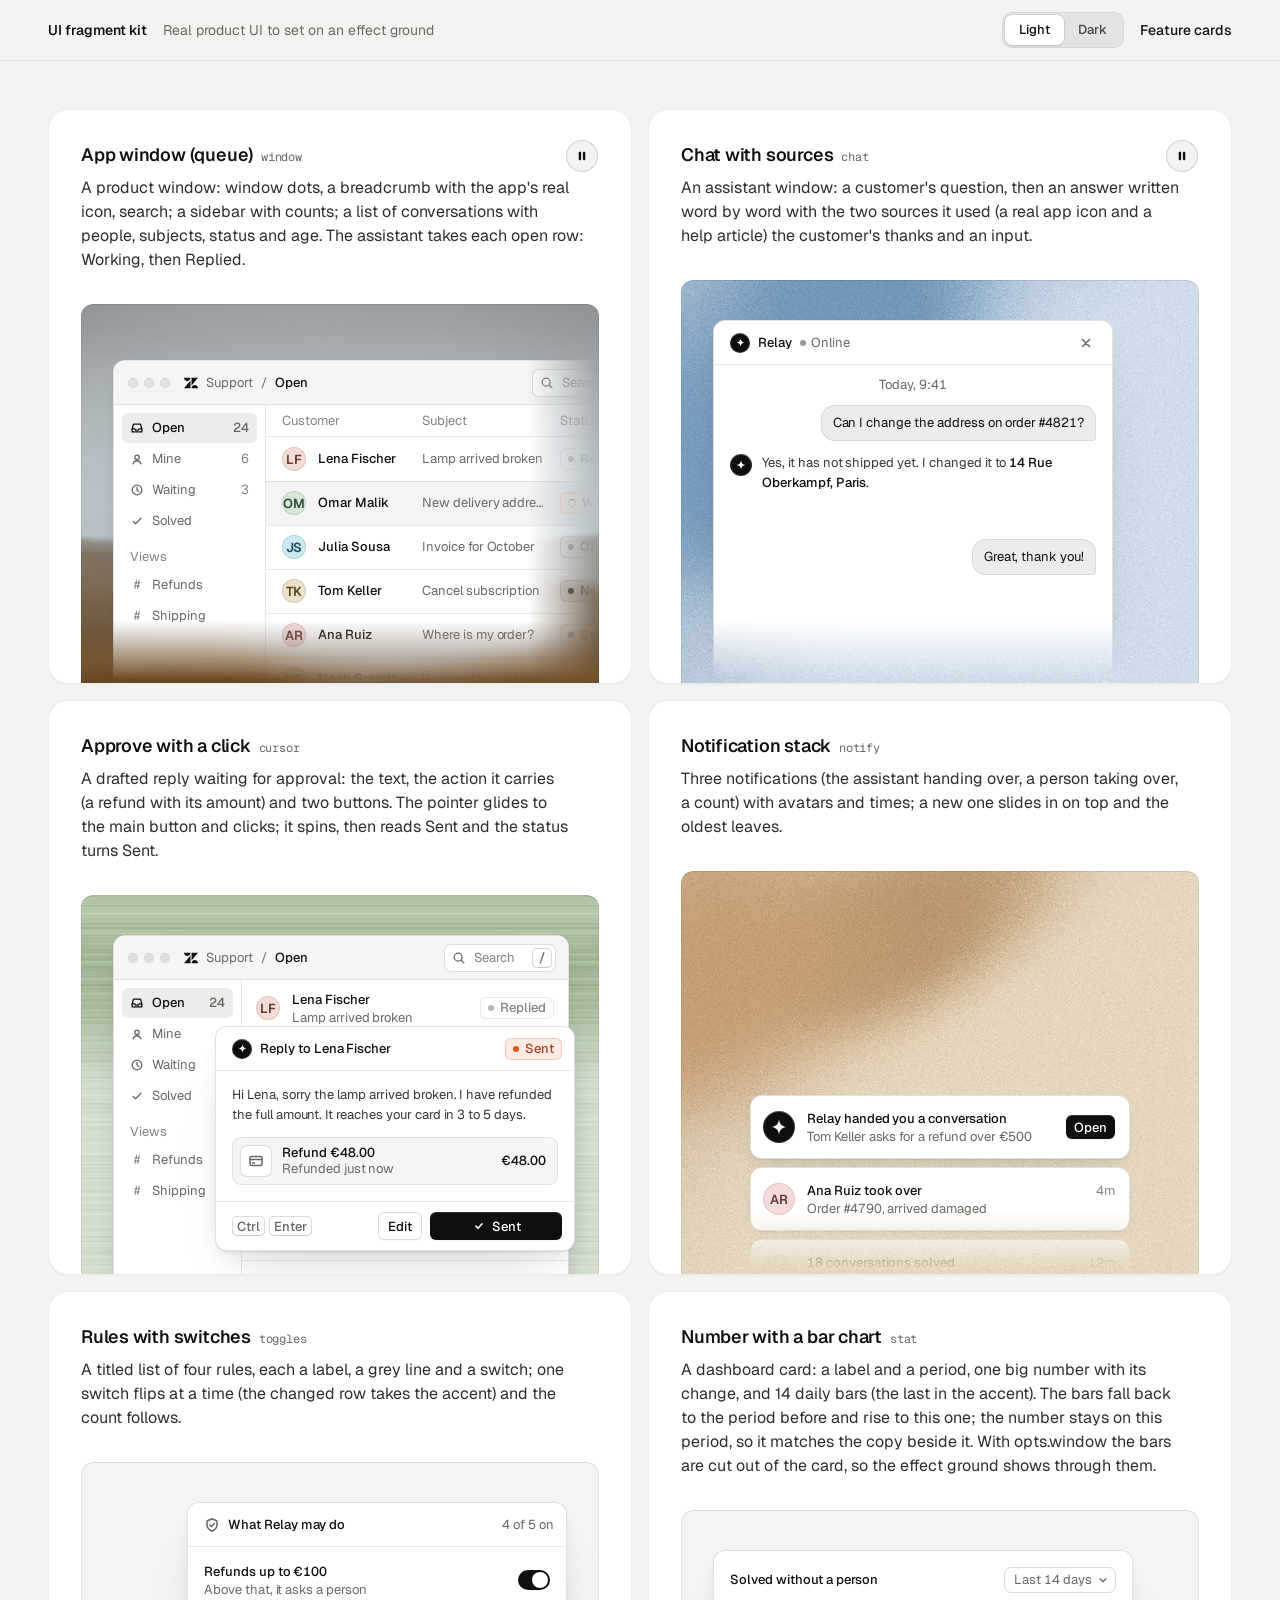
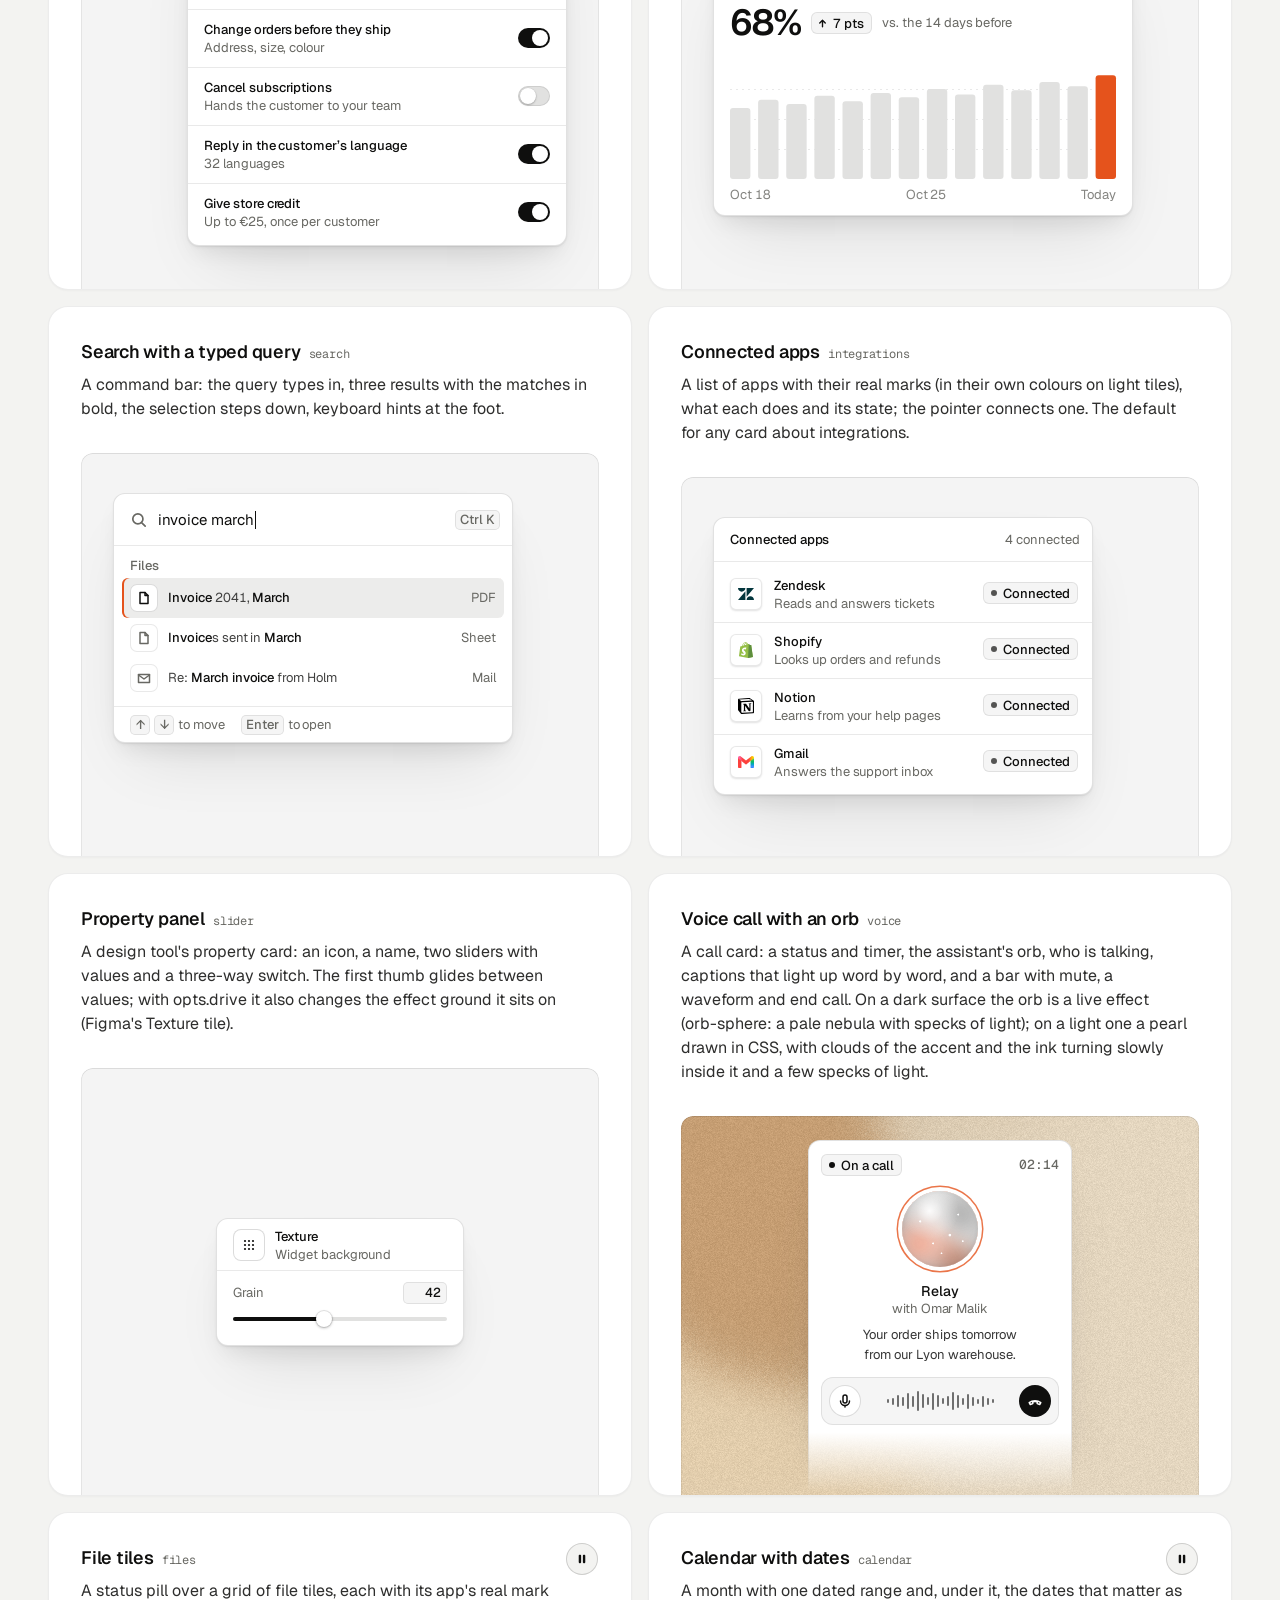
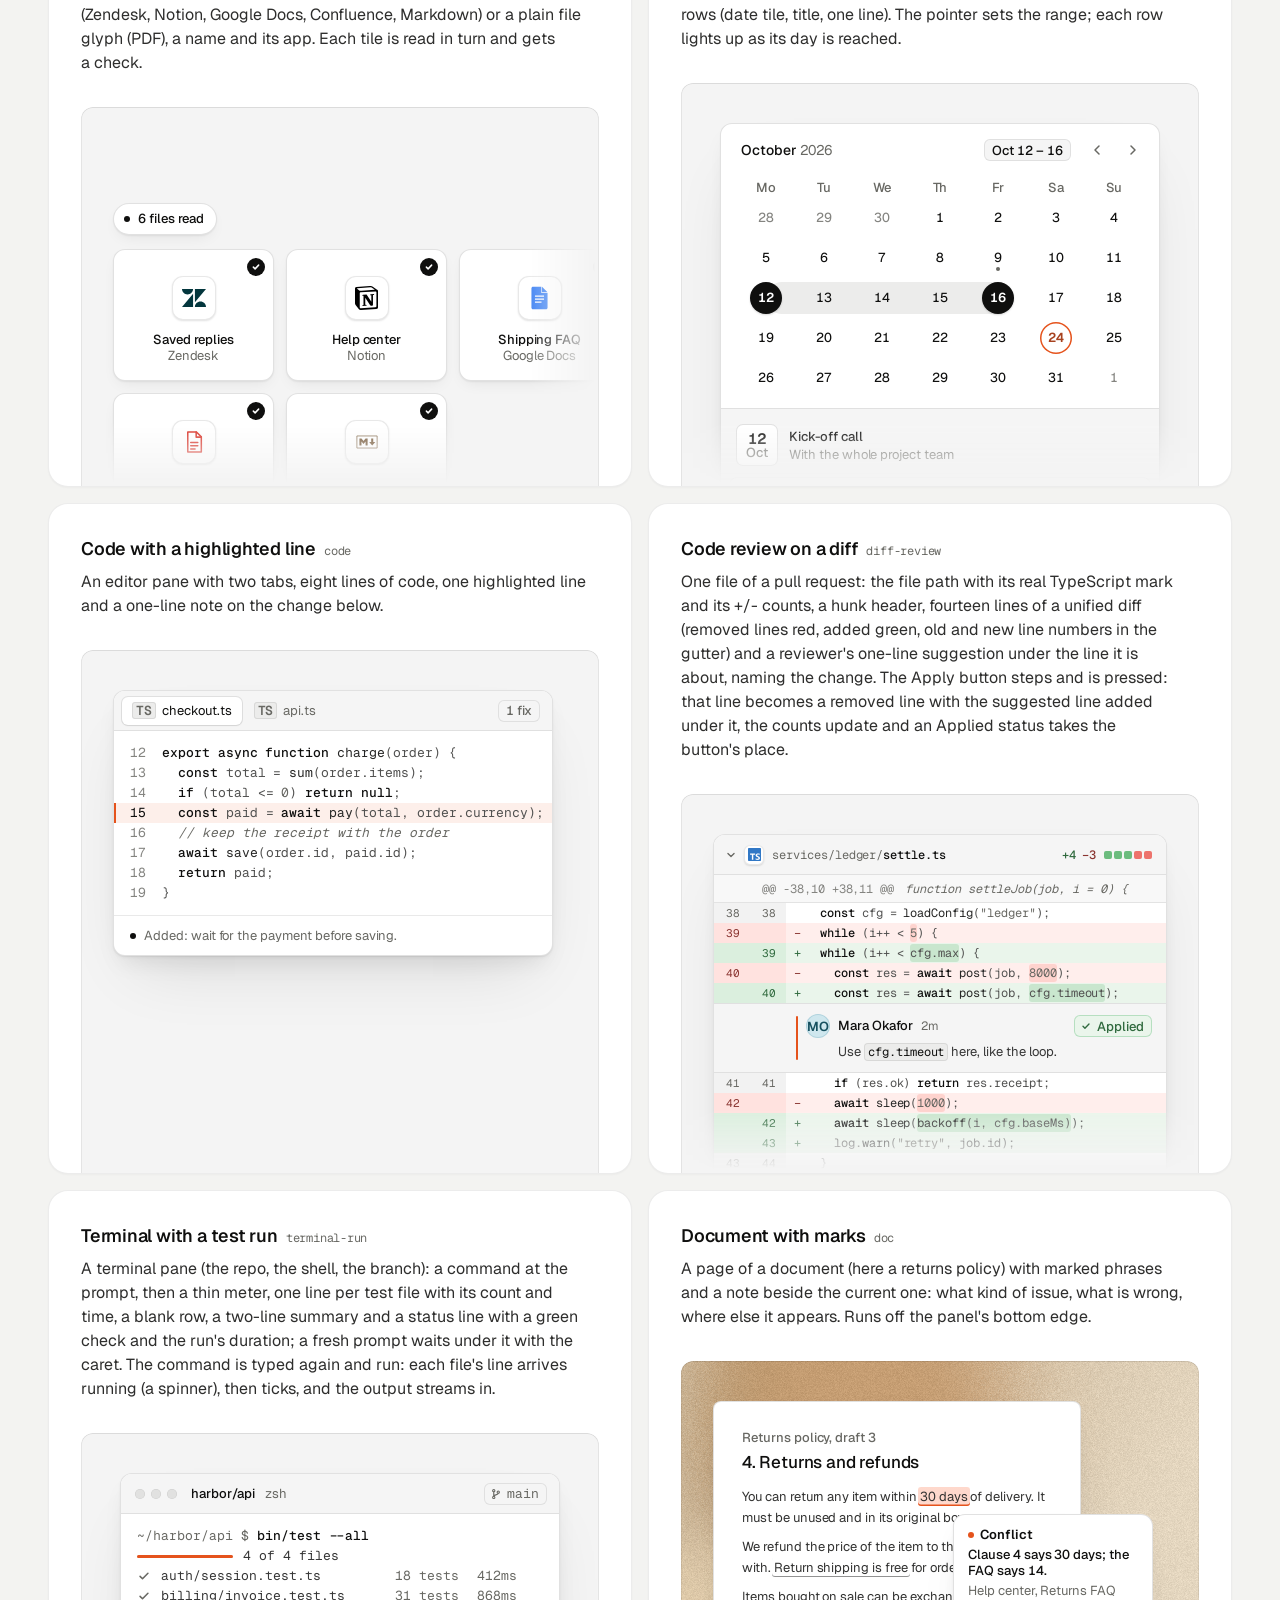
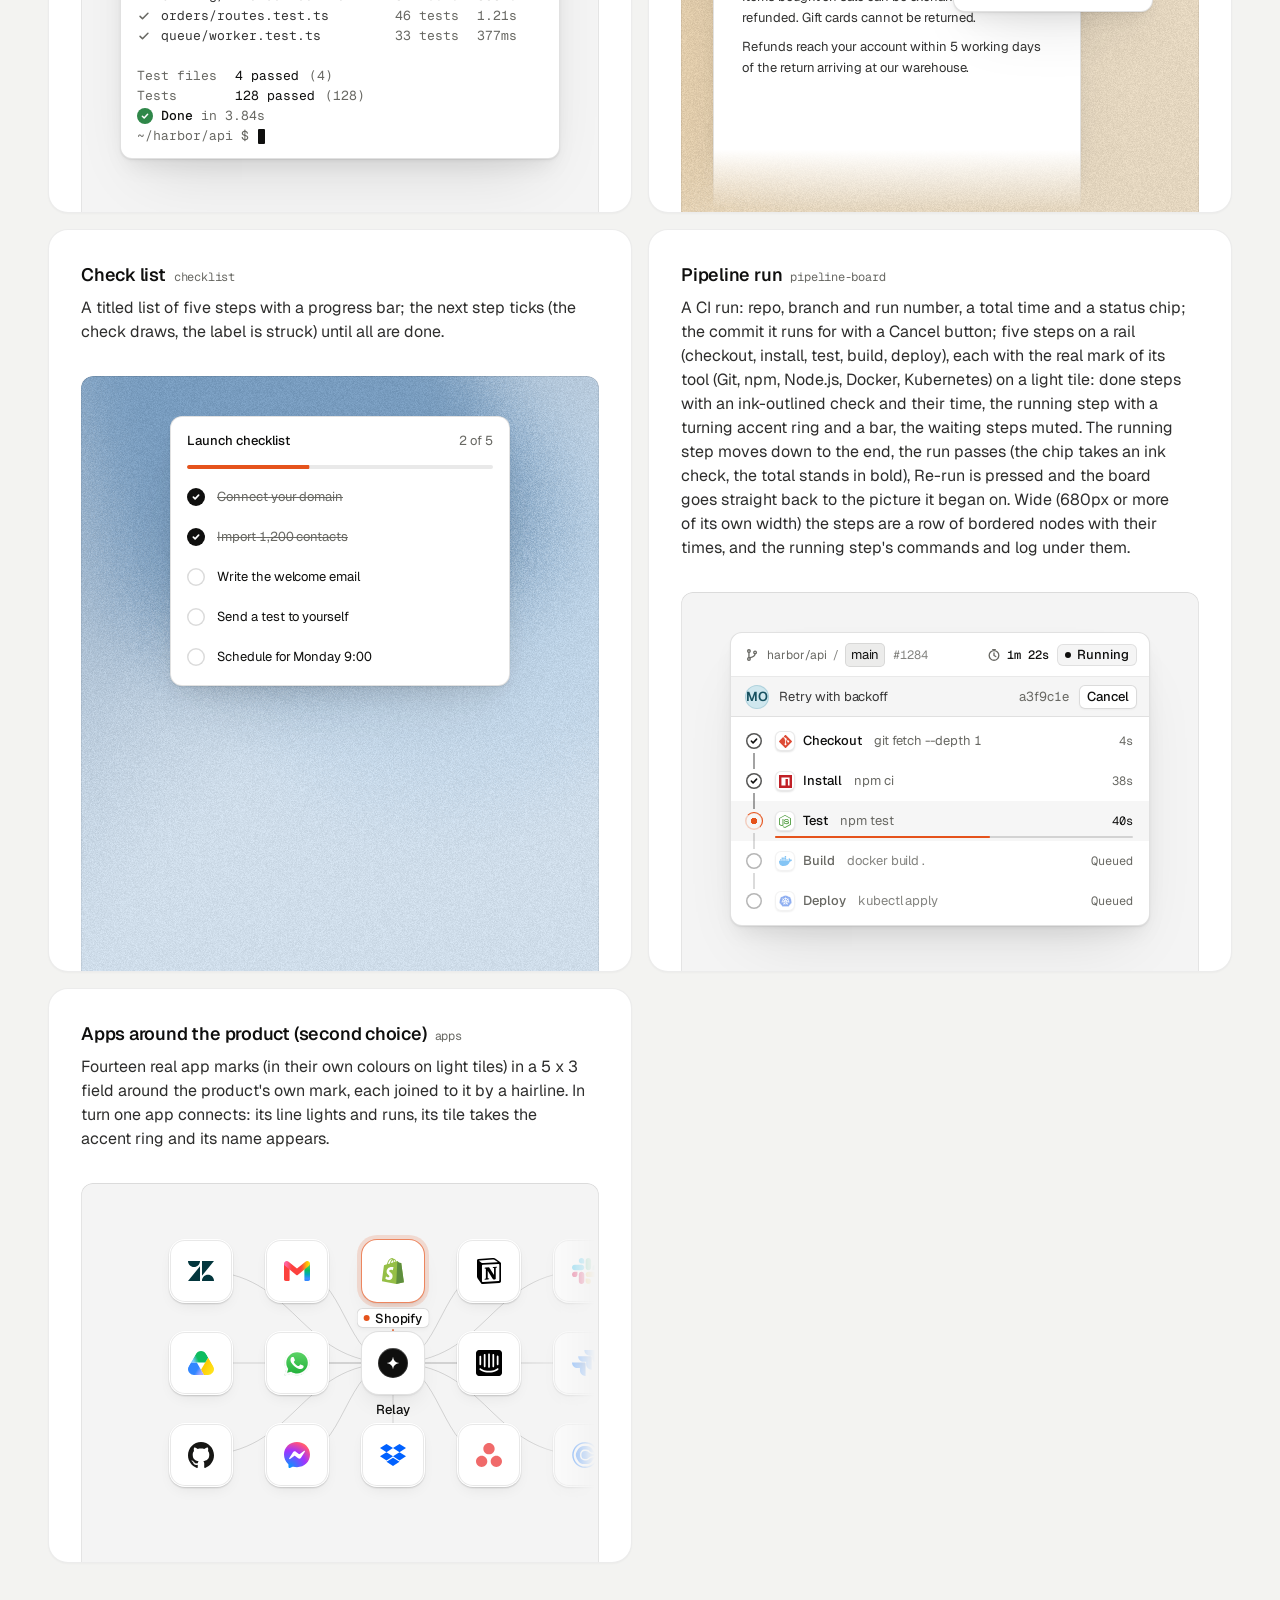
<file: public/assets/ui/index.html>
<!doctype html>
<html lang="en" data-theme="light">
<head>
<script>window.__tpGlMax = 16;   /* a gallery shows many live effects at once; a page of a site keeps the default 4 (fx.js) */</script>
<meta charset="utf-8">
<meta name="viewport" content="width=device-width, initial-scale=1">
<title>UI fragment kit</title>
<meta name="description" content="Nineteen pieces of real product UI from the taste-skill kit, each on an effect ground in a feature card.">
<link rel="preconnect" href="https://fonts.googleapis.com">
<link rel="preconnect" href="https://fonts.gstatic.com" crossorigin>
<link href="https://fonts.googleapis.com/css2?family=Geist:wght@300..700&family=Geist+Mono:wght@400;500&display=swap" rel="stylesheet">
<link rel="stylesheet" href="base.css">
<link rel="stylesheet" href="cards.css">
<style>
  :root { --font-text: "Geist", system-ui, sans-serif; --font-display: "Geist", system-ui, sans-serif; --font-mono: "Geist Mono", ui-monospace, monospace; }
  [data-theme="light"] { --bg: #f3f3f1; --card: #ffffff; --ink: #0f0f0e; --muted: #686863; --accent: #e5531c; --accent-ink: #ffffff; --g-bg: #e9e8e4; --g-surface: #f6f5f2; --frag: #ffffff; --warm: #c9a679; }
  [data-theme="dark"] { --bg: #070708; --card: #151517; --ink: #f2f2ef; --muted: #8f9094; --accent: #ff7a3c; --accent-ink: #120c08; --g-bg: #0e0e10; --g-surface: #1b1c1f; --frag: #1c1d20; --warm: #9c9689; }
  * { box-sizing: border-box; }
  html, body { margin: 0; }
  body { font-family: var(--font-text); background: var(--bg); color: var(--ink); -webkit-font-smoothing: antialiased; }
  .panel { --fx-bg: var(--g-bg); --fx-surface: var(--g-surface); --fx-ink: var(--ink); --fx-muted: var(--muted); --fx-accent: var(--hue, var(--warm)); --fx-accent-ink: var(--accent-ink); --calm: var(--g-bg); --p-h: 380px; }
  .top { position: sticky; top: 0; z-index: 20; background: color-mix(in oklab, var(--bg) 86%, transparent); backdrop-filter: blur(14px); -webkit-backdrop-filter: blur(14px); border-bottom: 1px solid color-mix(in oklab, var(--ink) 8%, transparent); }
  .top__in { max-width: 1232px; margin: 0 auto; padding: 0 24px; height: 60px; display: flex; align-items: center; gap: 16px; font-size: 14px; line-height: 20px; }
  .top__in strong { font-weight: 560; }
  .top__in > span { color: var(--muted); }
  .sp { flex: 1; }
  .seg { display: inline-flex; padding: 3px; border-radius: 10px; background: color-mix(in oklab, var(--ink) 6%, var(--bg)); box-shadow: inset 0 0 0 1px color-mix(in oklab, var(--ink) 6%, transparent); }
  .seg button { font: inherit; font-size: 13px; font-weight: 500; border: 0; background: none; color: color-mix(in oklab, var(--ink) 72%, var(--bg)); height: 30px; padding: 0 14px; border-radius: 7px; cursor: pointer; }
  .seg button[aria-pressed="true"] { background: var(--card); color: var(--ink); box-shadow: 0 0 0 1px color-mix(in oklab, var(--ink) 8%, transparent), 0 1px 2px rgb(0 0 0 / .1); }
  .top__in a { color: var(--ink); text-decoration: none; font-weight: 500; }
  main { max-width: 1232px; margin: 0 auto; padding: 48px 24px 96px; }
  .grid { display: grid; grid-template-columns: repeat(2, minmax(0, 1fr)); gap: 16px; }
  .card > h3 code { font: 400 12px/16px var(--font-mono); color: var(--muted); margin-left: 8px; }
  @media (max-width: 860px) { .grid { grid-template-columns: minmax(0, 1fr); } }
  @media (max-width: 600px) { main { padding: 24px 16px 64px; } .top__in { padding: 0 16px; } .top__in > span { display: none; } .panel { --p-h: 340px; } }
</style>
</head>
<body>
<header class="top">
  <div class="top__in">
    <strong>UI fragment kit</strong><span>Real product UI to set on an effect ground</span>
    <span class="sp"></span>
    <div class="seg" role="group" aria-label="Theme"><button type="button" data-mode="light" aria-pressed="true">Light</button><button type="button" data-mode="dark" aria-pressed="false">Dark</button></div>
    <a href="cards.html">Feature cards</a>
  </div>
</header>
<main><div class="grid" id="grid"></div></main>

<script type="module">
  import fx from '../effects/fx.js';
  import ui from './ui.js';
  const index = await fetch('index.json').then(r => r.json());
  // where each one sits, as its meta.json says: anchored at a corner or rising from the bottom and cut by
  // the panel's edge, or whole with 24px or more of ground round it; a fade only where an edge cuts it.
  // Only the compact slider sits in the calm middle (Figma's Texture tile); the cursor dialog is shown
  // where it belongs, over the lower-right edge of a window. [class, fade, style, opts]
  const PLACE = {
    window: ['at-corner', 'stage--fade-br', '--ay:56px'],
    chat: ['at-rise to-edge', 'stage--fade-b'],
    cursor: ['at-over', '', '--bx:24px;--by:24px'],
    notify: ['at-rise fit', 'stage--fade-b', '--ay:calc(100% - 180px);--ay-sm:calc(100% - 180px);--fit-max:380px'],
    toggles: ['at-right', ''],
    stat: ['at-corner', ''],
    search: ['at-corner', ''],
    integrations: ['at-corner', ''],
    slider: ['at-center', '', '', '{"compact":true,"drive":{"param":"grain","min":0.15,"max":0.95}}'],
    voice: ['at-rise to-edge fit', 'stage--fade-b', '--ax:max(24px, 50% - 132px);--ay:24px;--fit-max:264px'],
    files: ['at-corner wide', 'stage--fade-br', '--w:680px;--ay:96px'],
    calendar: ['at-rise fit', 'stage--fade-b', '--fit-max:440px'],
    code: ['at-corner', ''],
    'diff-review': ['at-corner fit', 'stage--fade-b', '--fit-max:480px'],
    'terminal-run': ['at-rise fit', '', '--fit-max:440px'],
    'pipeline-board': ['at-rise fit', '', '--fit-max:420px'],
    doc: ['at-corner to-edge', 'stage--fade-b'],
    checklist: ['at-rise fit', '', '--fit-max:340px'],
    apps: ['at-corner wide', 'stage--fade-br', '--w:560px;--ay:48px'],
  };
  // grounds behind UI are soft lit fields (never a line or dot pattern), on both themes: the bright
  // picture behind dark UI on the dark page, a clear step darker than white UI on the light page
  // the painting stays abstract (a mist over warm sand, level, fully soft) and shows once on the page
  const PAINT = ['painterly-landscape', { blur: 1, brush: 0.35, slope: 0, hillY: 0.3, horizon: 0.62, calm: 0.2, calmX: 0.6, calmY: 0.8, drift: 0, side: 1 }, '{"bg":"#a3b0b6","accent":"#c49a6c"}'];
  const GRAIN = ['grain-gradient', { speed: 0, grainMotion: 0, calm: 0.2, calmX: 0.5, calmY: 0.6, tint: 0.6, contrast: 0.6 }, '{"bg":"#d9ccb7","surface":"#e9e0d2","ink":"#2a2622","muted":"#6f675c","accent":"#a8794a"}'];
  const SKY = [GRAIN[0], GRAIN[1], '{"bg":"#c6d3df","surface":"#d6e0e9","ink":"#25303a","muted":"#5d6873","accent":"#3f6a92"}'];
  const SAGE = [GRAIN[0], GRAIN[1], '{"bg":"#cdd6c6","surface":"#dce3d6","ink":"#262d24","muted":"#5f6a5a","accent":"#6c8e63"}'];
  const GROUND = (m, i) => (m.name === 'slider' ? GRAIN : i === 0 ? PAINT : [GRAIN, SKY, SAGE][i % 3]);
  const q = new URLSearchParams(location.search);
  const grid = document.getElementById('grid');
  grid.innerHTML = index.fragments.map((m, i) => {
    const [at, fade, extra = '', opts = ''] = PLACE[m.name] || ['at-corner', 'stage--fade-br'];
    const [id, params, pal] = GROUND(m, i);
    const w = at === 'at-center' ? '' : ` style="--ax:32px;--ay:40px;${extra}"`;
    const o = opts ? ` data-ui-opts='${opts}'` : '';
    // the cursor is a dialog over a window's edge: the window under it holds still
    const under = m.name === 'cursor' ? `<div class="at-corner" style="--ax:32px;--ay:40px" data-ui-load="window" data-ui-opts='{"compact":true}' data-ui-still></div>` : '';
    return `<article class="card card--row"><h3>${m.title}<code>${m.name}</code></h3><p>${m.shows}</p>
      <div class="panel" data-fx="${id}" data-fx-seed="${(i + 1) * 17}" data-fx-params='${JSON.stringify(params)}' data-fx-palette='${pal}' style="--calm-k:0%">
        <div class="stage ${fade}">${under}<div class="${at}"${w}${o} data-ui-load="${m.name}"></div></div></div></article>`;
  }).join('');
  function setMode(mode) {
    document.documentElement.dataset.theme = mode;
    document.querySelectorAll('.seg button').forEach(b => b.setAttribute('aria-pressed', String(b.dataset.mode === mode)));
  }
  setMode(q.get('mode') === 'dark' ? 'dark' : 'light');
  if (q.has('t')) fx.setClock(+q.get('t'));
  // each ground is drawn once near the screen and kept as a picture (its WebGL context freed), so nineteen
  // panels need one or two contexts, not nineteen
  await Promise.all([ui.loadAll(grid), ui.grounds(grid, fx)]);
  document.documentElement.dataset.ready = '1';
  document.querySelectorAll('.seg button').forEach(b => b.addEventListener('click', async () => {
    setMode(b.dataset.mode);
    for (const el of grid.querySelectorAll('[data-ui]')) el.__ui?.repaint?.();
    await ui.grounds(grid, fx);
  }));
</script>
</body>
</html>
</file>
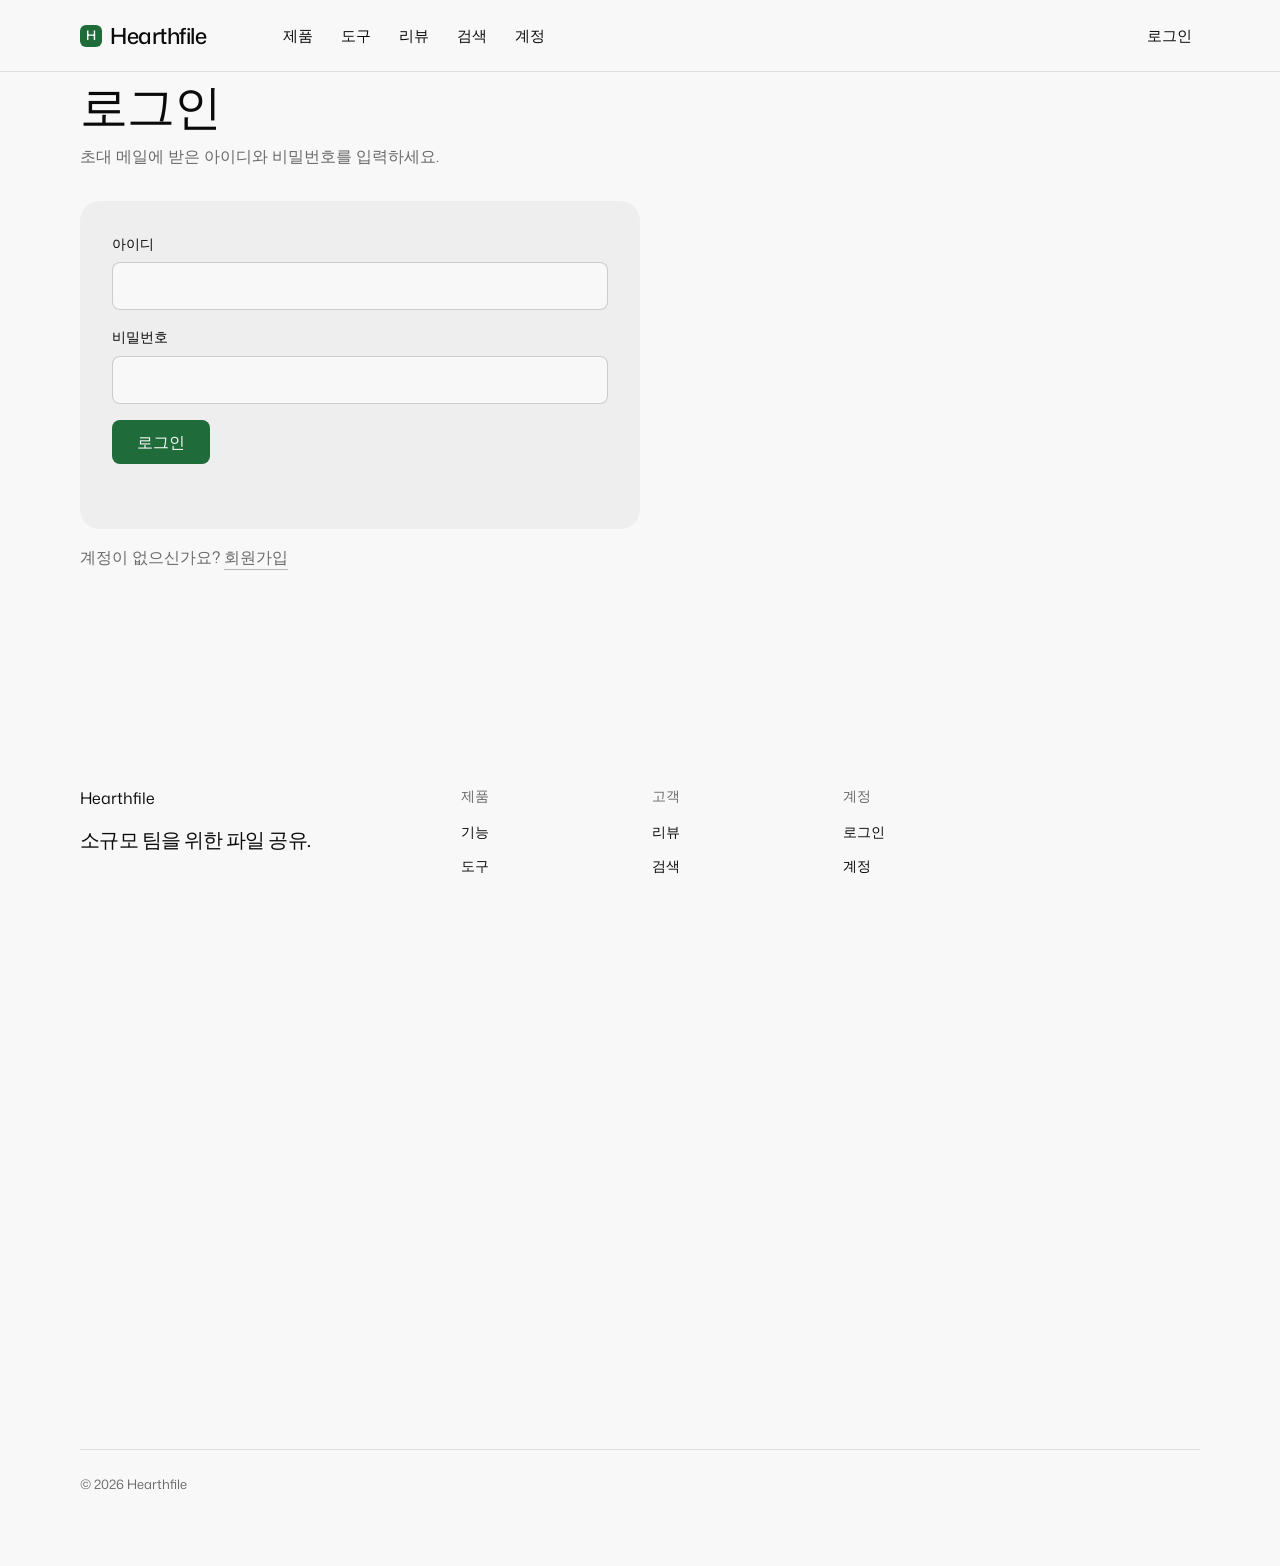
<file: public/login.html>
<!doctype html>
<html lang="ko" data-type="software" data-radius="soft" data-buttons="solid" data-motion>
<head>
<meta charset="utf-8">
<meta name="viewport" content="width=device-width, initial-scale=1, viewport-fit=cover">
<meta name="site-kind" content="software">
<meta name="page-type" content="software">
<link rel="preconnect" href="https://fonts.googleapis.com">
<link rel="preconnect" href="https://fonts.gstatic.com" crossorigin>
<link href="https://fonts.googleapis.com/css2?family=Mona+Sans:wdth,wght@75..125,400..600&family=Geist+Mono:wght@400..500&display=swap" rel="stylesheet">
<link rel="stylesheet" href="assets/system.css">
<link rel="stylesheet" href="assets/ui/cards.css">
<link rel="stylesheet" href="assets/motion/motion.css">
<link rel="stylesheet" href="assets/backgrounds/backgrounds.css">
<link rel="stylesheet" href="assets/layout/layout.css">
<link rel="stylesheet" href="assets/icons/icon.css">
<link rel="stylesheet" href="app.css">
<style>
:root {
  --p-bg: #f8f8f8; --p-surface: #eeeeee; --p-ink: #0a0a0a; --p-muted: #6a6a6a;
  --p-accent: #1f6b3a; --p-accent-ink: #ffffff; --p-action: #1f6b3a; --p-action-ink: #ffffff;
  --p-inv-bg: #0a0a0a; --p-inv-surface: #171717; --p-inv-ink: #f8f8f8; --p-inv-muted: #939393;
  --p-inv-accent: #1f6b3a; --p-inv-accent-ink: #ffffff; --p-inv-action: #1f6b3a; --p-inv-action-ink: #ffffff;
  --font-display: "Mona Sans", system-ui, sans-serif;
  --font-text: "Mona Sans", system-ui, sans-serif;
  --font-mono: "Geist Mono", ui-monospace, "SFMono-Regular", Menlo, Consolas, monospace;
  --display-weight: 500;
  --display-tracking: -0.03em;
  --display-tracking-xl: -0.04em;
  --display-stretch: 104%;
  --ly-scale: 0.96;
}
</style>
<title>로그인: Hearthfile</title>
<meta name="description" content="Hearthfile 워크스페이스에 로그인합니다.">
</head>
<body>

<header class="nav">
  <div class="wrap nav__bar">
    <a class="skip-link" href="#top">본문으로 건너뛰기</a>
    <a class="nav__logo" href="index.html"><span class="mark mark--initial" aria-hidden="true">H</span>Hearthfile</a>
    <nav class="nav__links" aria-label="주 메뉴">
      <div class="nav__item"><a class="nav__link" href="index.html#features">제품</a></div>
      <div class="nav__item"><a class="nav__link" href="tools.html">도구</a></div>
      <div class="nav__item"><a class="nav__link" href="reviews.html">리뷰</a></div>
      <div class="nav__item"><a class="nav__link" href="search.html">검색</a></div>
      <div class="nav__item"><a class="nav__link" href="account.html">계정</a></div>
    </nav>
    <div class="nav__actions"><a class="nav__link" href="login.html">로그인</a></div>
    <button class="nav__toggle" type="button" aria-expanded="false" aria-label="메뉴"><svg width="18" height="18" viewBox="0 0 18 18" aria-hidden="true"><path d="M2 5h14M2 13h14" stroke="currentColor" stroke-width="1.6" stroke-linecap="round"/></svg></button>
  </div>
</header>
<main id="top" class="wrap" style="padding-top:var(--s-8);padding-bottom:var(--s-8)">
<div class="page-head"><h1>로그인</h1><p class="lead-line">초대 메일에 받은 아이디와 비밀번호를 입력하세요.</p></div>
<form class="panel-card narrow" id="f">
  <div class="field"><label for="u">아이디</label><input id="u" name="username" autocomplete="username" required></div>
  <div class="field"><label for="p">비밀번호</label><input id="p" name="password" type="password" autocomplete="current-password" required></div>
  <button class="btn btn--primary" type="submit">로그인</button>
  <p class="form-status" id="st" role="status"></p>
</form>
<p class="lead-line" style="margin-top:var(--s-4)">계정이 없으신가요? <a href="register.html">회원가입</a></p>
</main>

<footer class="footer closing" aria-labelledby="foot-h">
  <div class="wrap closing__links">
    <div class="grid">
      <div class="span-4 stack-4"><a class="footer__brand" href="index.html">Hearthfile</a><p class="footer__lede">소규모 팀을 위한 파일 공유.</p></div>
      <div class="span-2 footer__col"><h3 id="foot-h">제품</h3><ul><li><a href="index.html#features">기능</a></li><li><a href="tools.html">도구</a></li></ul></div>
      <div class="span-2 footer__col"><h3>고객</h3><ul><li><a href="reviews.html">리뷰</a></li><li><a href="search.html">검색</a></li></ul></div>
      <div class="span-2 footer__col"><h3>계정</h3><ul><li><a href="login.html">로그인</a></li><li><a href="account.html">계정</a></li></ul></div>
    </div>
    <div class="footer__legal"><span>&copy; 2026 Hearthfile</span></div>
  </div>
</footer>
<script>document.getElementById('f').addEventListener('submit', async (e) => {
  e.preventDefault();
  const f = e.target; const st = document.getElementById('st'); st.textContent = '확인 중…';
  const r = await fetch('/api/login', { method: 'POST', headers: { 'Content-Type': 'application/json' },
    body: JSON.stringify({ username: f.username.value, password: f.password.value }) });
  const d = await r.json();
  if (!r.ok) { st.textContent = d.error; return; }
  location.href = 'account.html';
});</script>
</body>
</html>
</file>
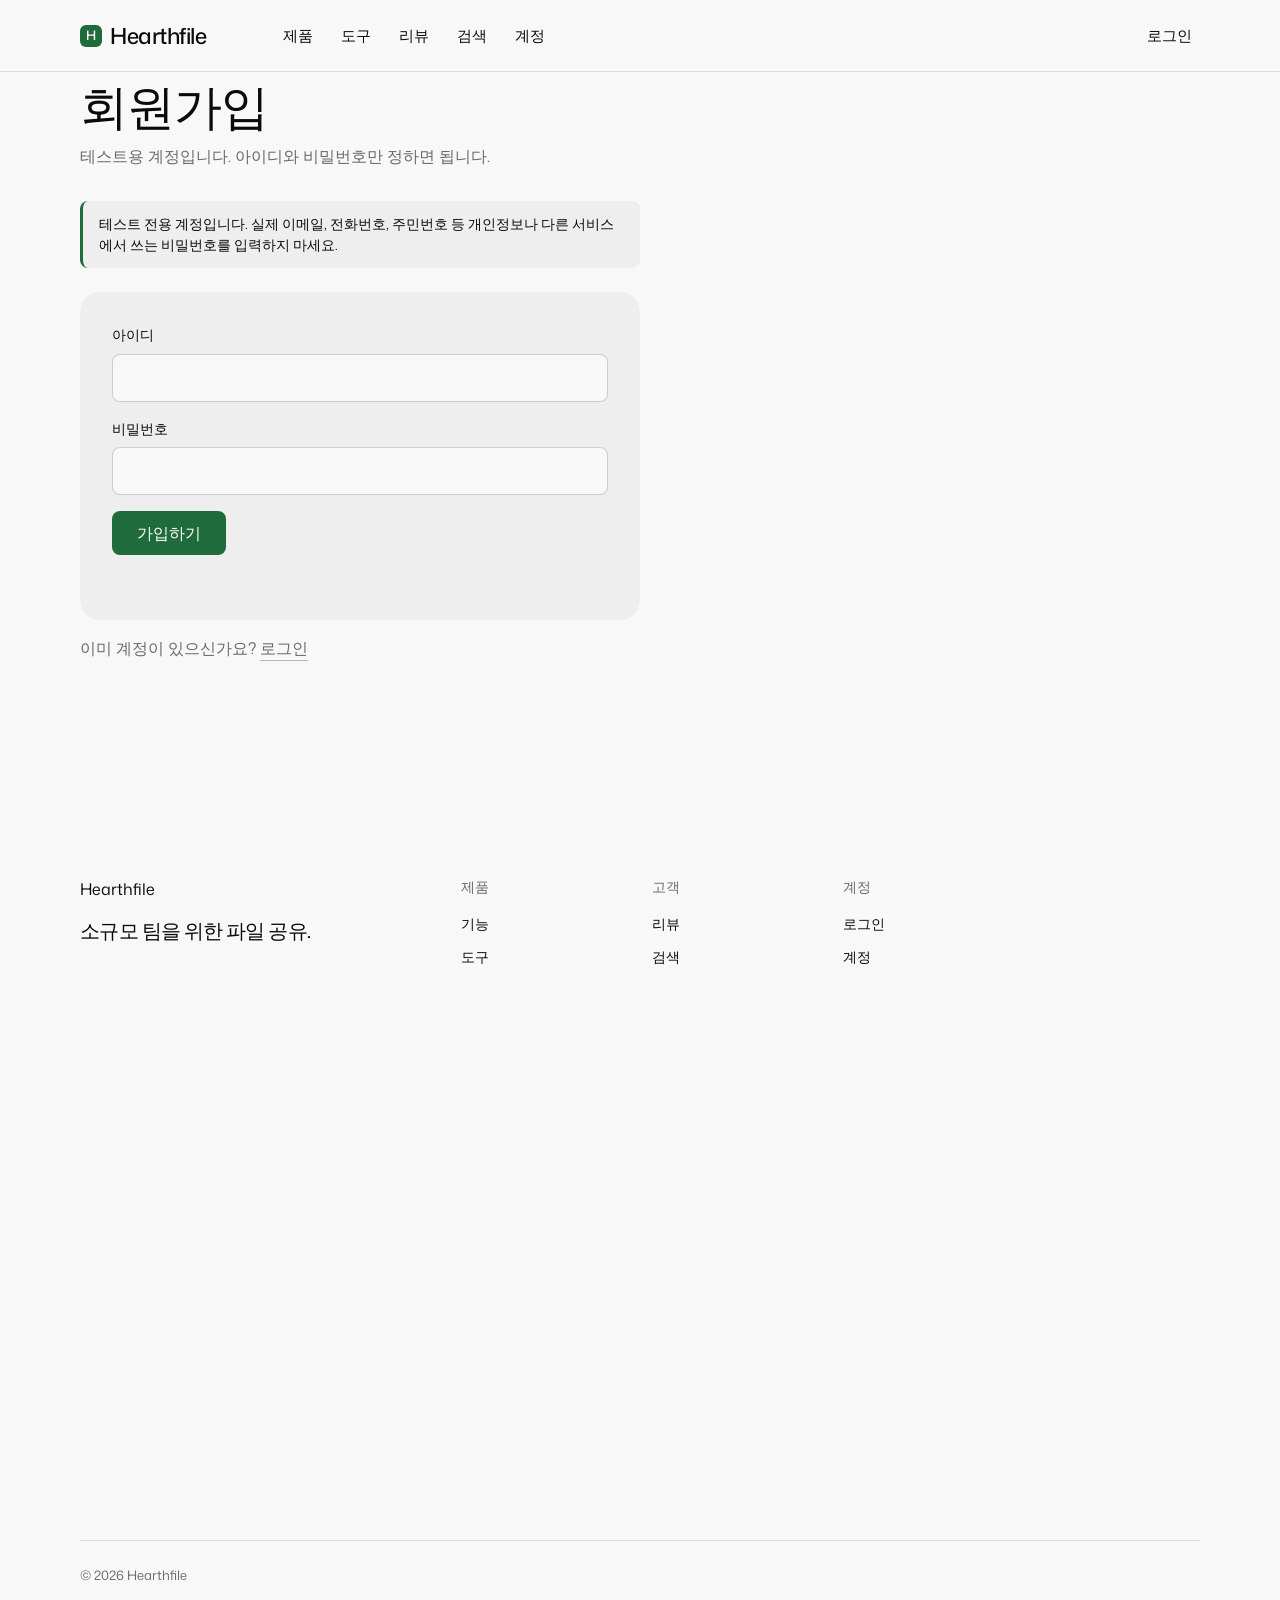
<file: public/register.html>
<!doctype html>
<html lang="ko" data-type="software" data-radius="soft" data-buttons="solid" data-motion>
<head>
<meta charset="utf-8">
<meta name="viewport" content="width=device-width, initial-scale=1, viewport-fit=cover">
<meta name="site-kind" content="software">
<meta name="page-type" content="software">
<link rel="preconnect" href="https://fonts.googleapis.com">
<link rel="preconnect" href="https://fonts.gstatic.com" crossorigin>
<link href="https://fonts.googleapis.com/css2?family=Mona+Sans:wdth,wght@75..125,400..600&family=Geist+Mono:wght@400..500&display=swap" rel="stylesheet">
<link rel="stylesheet" href="assets/system.css">
<link rel="stylesheet" href="assets/ui/cards.css">
<link rel="stylesheet" href="assets/motion/motion.css">
<link rel="stylesheet" href="assets/backgrounds/backgrounds.css">
<link rel="stylesheet" href="assets/layout/layout.css">
<link rel="stylesheet" href="assets/icons/icon.css">
<link rel="stylesheet" href="app.css">
<style>
:root {
  --p-bg: #f8f8f8; --p-surface: #eeeeee; --p-ink: #0a0a0a; --p-muted: #6a6a6a;
  --p-accent: #1f6b3a; --p-accent-ink: #ffffff; --p-action: #1f6b3a; --p-action-ink: #ffffff;
  --p-inv-bg: #0a0a0a; --p-inv-surface: #171717; --p-inv-ink: #f8f8f8; --p-inv-muted: #939393;
  --p-inv-accent: #1f6b3a; --p-inv-accent-ink: #ffffff; --p-inv-action: #1f6b3a; --p-inv-action-ink: #ffffff;
  --font-display: "Mona Sans", system-ui, sans-serif;
  --font-text: "Mona Sans", system-ui, sans-serif;
  --font-mono: "Geist Mono", ui-monospace, "SFMono-Regular", Menlo, Consolas, monospace;
  --display-weight: 500;
  --display-tracking: -0.03em;
  --display-tracking-xl: -0.04em;
  --display-stretch: 104%;
  --ly-scale: 0.96;
}
</style>
<title>회원가입: Hearthfile</title>
<meta name="description" content="Hearthfile 계정을 만듭니다.">
</head>
<body>

<header class="nav">
  <div class="wrap nav__bar">
    <a class="skip-link" href="#top">본문으로 건너뛰기</a>
    <a class="nav__logo" href="index.html"><span class="mark mark--initial" aria-hidden="true">H</span>Hearthfile</a>
    <nav class="nav__links" aria-label="주 메뉴">
      <div class="nav__item"><a class="nav__link" href="index.html#features">제품</a></div>
      <div class="nav__item"><a class="nav__link" href="tools.html">도구</a></div>
      <div class="nav__item"><a class="nav__link" href="reviews.html">리뷰</a></div>
      <div class="nav__item"><a class="nav__link" href="search.html">검색</a></div>
      <div class="nav__item"><a class="nav__link" href="account.html">계정</a></div>
    </nav>
    <div class="nav__actions"><a class="nav__link" href="login.html">로그인</a></div>
    <button class="nav__toggle" type="button" aria-expanded="false" aria-label="메뉴"><svg width="18" height="18" viewBox="0 0 18 18" aria-hidden="true"><path d="M2 5h14M2 13h14" stroke="currentColor" stroke-width="1.6" stroke-linecap="round"/></svg></button>
  </div>
</header>
<main id="top" class="wrap" style="padding-top:var(--s-8);padding-bottom:var(--s-8)">
<div class="page-head"><h1>회원가입</h1><p class="lead-line">테스트용 계정입니다. 아이디와 비밀번호만 정하면 됩니다.</p></div>
<div class="note" style="margin-bottom:var(--s-5)">테스트 전용 계정입니다. 실제 이메일, 전화번호, 주민번호 등 개인정보나 다른 서비스에서 쓰는 비밀번호를 입력하지 마세요.</div>
<form class="panel-card narrow" id="f">
  <div class="field"><label for="u">아이디</label><input id="u" name="username" autocomplete="off" required></div>
  <div class="field"><label for="p">비밀번호</label><input id="p" name="password" type="password" autocomplete="off" required></div>
  <button class="btn btn--primary" type="submit">가입하기</button>
  <p class="form-status" id="st" role="status"></p>
</form>
<p class="lead-line" style="margin-top:var(--s-4)">이미 계정이 있으신가요? <a href="login.html">로그인</a></p>
</main>

<footer class="footer closing" aria-labelledby="foot-h">
  <div class="wrap closing__links">
    <div class="grid">
      <div class="span-4 stack-4"><a class="footer__brand" href="index.html">Hearthfile</a><p class="footer__lede">소규모 팀을 위한 파일 공유.</p></div>
      <div class="span-2 footer__col"><h3 id="foot-h">제품</h3><ul><li><a href="index.html#features">기능</a></li><li><a href="tools.html">도구</a></li></ul></div>
      <div class="span-2 footer__col"><h3>고객</h3><ul><li><a href="reviews.html">리뷰</a></li><li><a href="search.html">검색</a></li></ul></div>
      <div class="span-2 footer__col"><h3>계정</h3><ul><li><a href="login.html">로그인</a></li><li><a href="account.html">계정</a></li></ul></div>
    </div>
    <div class="footer__legal"><span>&copy; 2026 Hearthfile</span></div>
  </div>
</footer>
<script>document.getElementById('f').addEventListener('submit', async (e) => {
  e.preventDefault();
  const f = e.target; const st = document.getElementById('st'); st.textContent = '가입 중…';
  const r = await fetch('/api/register', { method: 'POST', headers: { 'Content-Type': 'application/json' },
    body: JSON.stringify({ username: f.username.value, password: f.password.value }) });
  const d = await r.json();
  if (!r.ok) { st.textContent = d.error; return; }
  st.textContent = '가입되었습니다. 로그인 페이지로 이동합니다.';
  setTimeout(() => { location.href = 'login.html'; }, 800);
});</script>
</body>
</html>
</file>
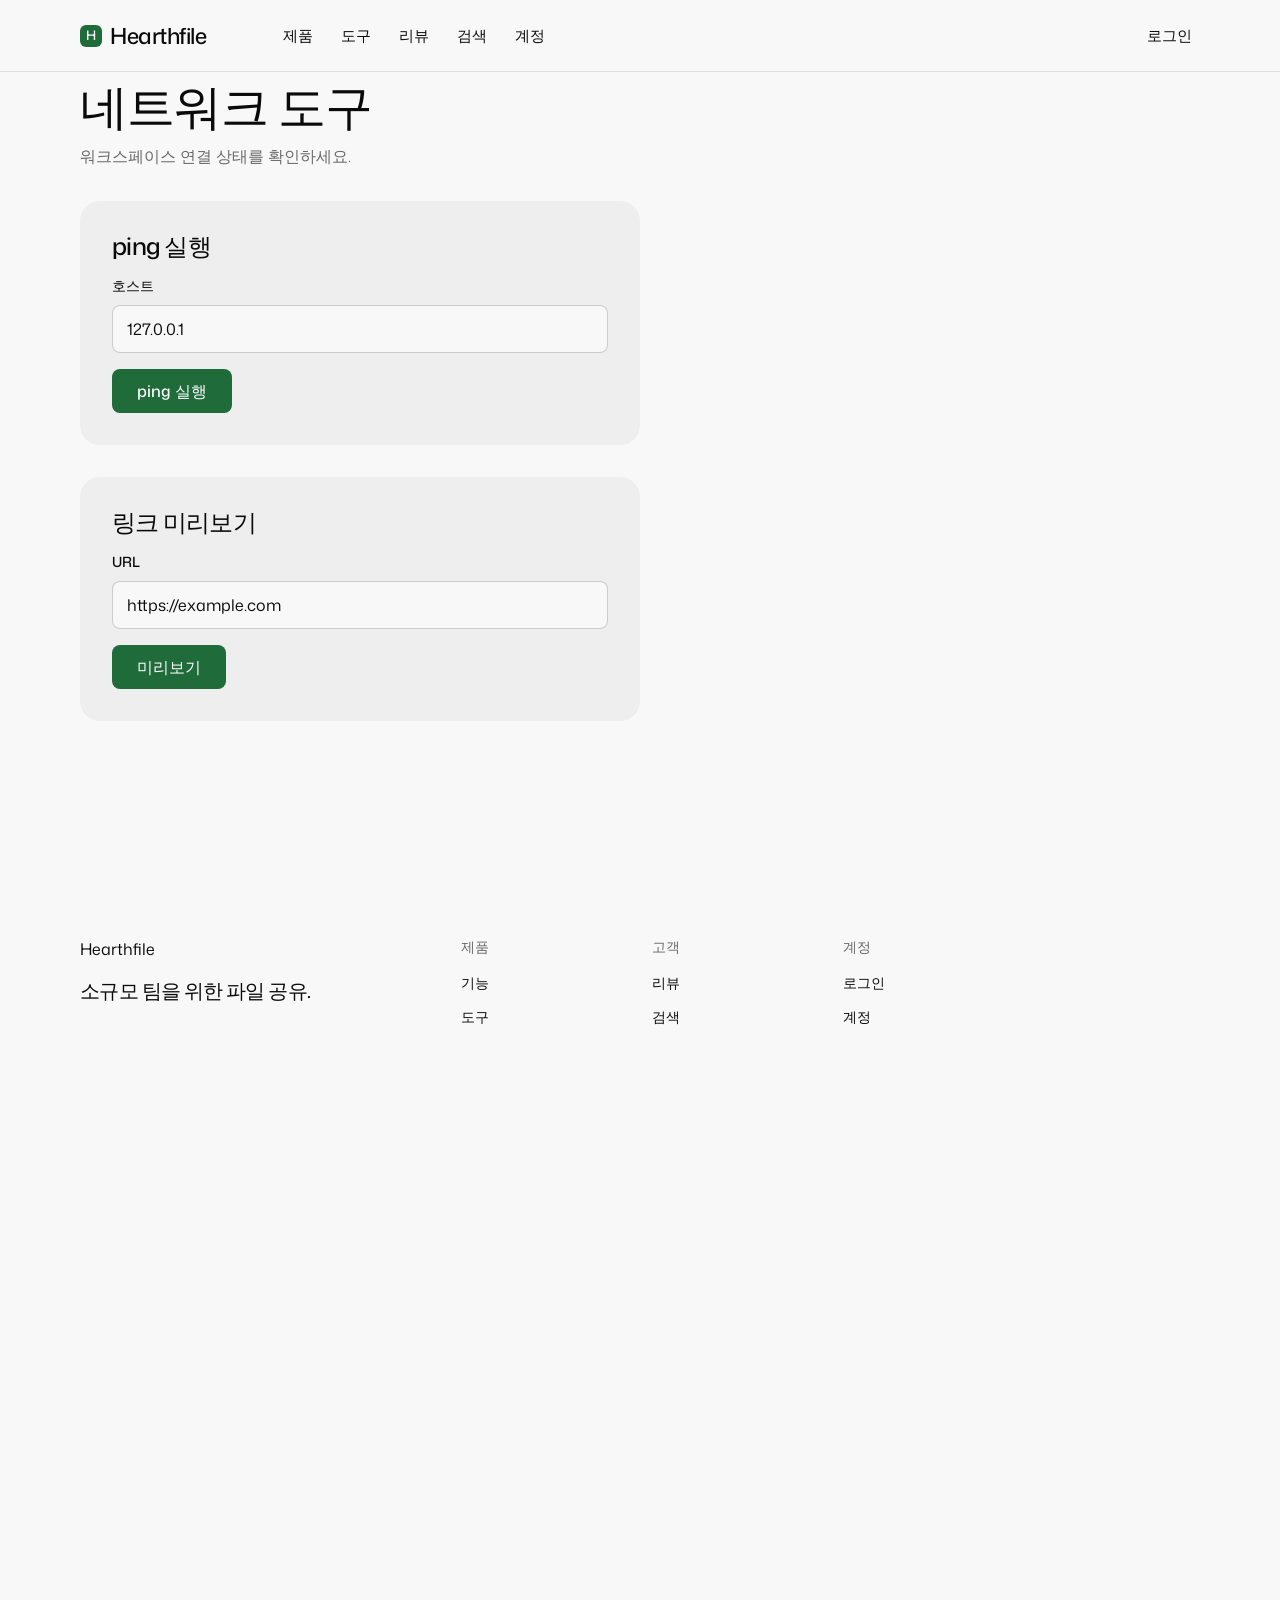
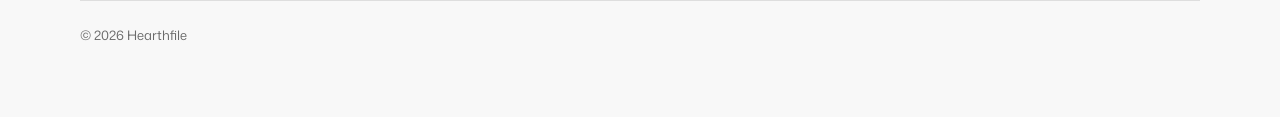
<file: public/tools.html>
<!doctype html>
<html lang="ko" data-type="software" data-radius="soft" data-buttons="solid" data-motion>
<head>
<meta charset="utf-8">
<meta name="viewport" content="width=device-width, initial-scale=1, viewport-fit=cover">
<meta name="site-kind" content="software">
<meta name="page-type" content="software">
<link rel="preconnect" href="https://fonts.googleapis.com">
<link rel="preconnect" href="https://fonts.gstatic.com" crossorigin>
<link href="https://fonts.googleapis.com/css2?family=Mona+Sans:wdth,wght@75..125,400..600&family=Geist+Mono:wght@400..500&display=swap" rel="stylesheet">
<link rel="stylesheet" href="assets/system.css">
<link rel="stylesheet" href="assets/ui/cards.css">
<link rel="stylesheet" href="assets/motion/motion.css">
<link rel="stylesheet" href="assets/backgrounds/backgrounds.css">
<link rel="stylesheet" href="assets/layout/layout.css">
<link rel="stylesheet" href="assets/icons/icon.css">
<link rel="stylesheet" href="app.css">
<style>
:root {
  --p-bg: #f8f8f8; --p-surface: #eeeeee; --p-ink: #0a0a0a; --p-muted: #6a6a6a;
  --p-accent: #1f6b3a; --p-accent-ink: #ffffff; --p-action: #1f6b3a; --p-action-ink: #ffffff;
  --p-inv-bg: #0a0a0a; --p-inv-surface: #171717; --p-inv-ink: #f8f8f8; --p-inv-muted: #939393;
  --p-inv-accent: #1f6b3a; --p-inv-accent-ink: #ffffff; --p-inv-action: #1f6b3a; --p-inv-action-ink: #ffffff;
  --font-display: "Mona Sans", system-ui, sans-serif;
  --font-text: "Mona Sans", system-ui, sans-serif;
  --font-mono: "Geist Mono", ui-monospace, "SFMono-Regular", Menlo, Consolas, monospace;
  --display-weight: 500;
  --display-tracking: -0.03em;
  --display-tracking-xl: -0.04em;
  --display-stretch: 104%;
  --ly-scale: 0.96;
}
</style>
<title>도구: Hearthfile</title>
<meta name="description" content="관리자를 위한 연결 확인과 링크 미리보기 도구.">
</head>
<body>

<header class="nav">
  <div class="wrap nav__bar">
    <a class="skip-link" href="#top">본문으로 건너뛰기</a>
    <a class="nav__logo" href="index.html"><span class="mark mark--initial" aria-hidden="true">H</span>Hearthfile</a>
    <nav class="nav__links" aria-label="주 메뉴">
      <div class="nav__item"><a class="nav__link" href="index.html#features">제품</a></div>
      <div class="nav__item"><a class="nav__link" href="tools.html">도구</a></div>
      <div class="nav__item"><a class="nav__link" href="reviews.html">리뷰</a></div>
      <div class="nav__item"><a class="nav__link" href="search.html">검색</a></div>
      <div class="nav__item"><a class="nav__link" href="account.html">계정</a></div>
    </nav>
    <div class="nav__actions"><a class="nav__link" href="login.html">로그인</a></div>
    <button class="nav__toggle" type="button" aria-expanded="false" aria-label="메뉴"><svg width="18" height="18" viewBox="0 0 18 18" aria-hidden="true"><path d="M2 5h14M2 13h14" stroke="currentColor" stroke-width="1.6" stroke-linecap="round"/></svg></button>
  </div>
</header>
<main id="top" class="wrap" style="padding-top:var(--s-8);padding-bottom:var(--s-8)">
<div class="page-head"><h1>네트워크 도구</h1><p class="lead-line">워크스페이스 연결 상태를 확인하세요.</p></div>
<form class="panel-card" id="ping" style="margin-bottom:var(--s-6)">
  <h2 style="font-size:24px;margin:0 0 var(--s-4)">ping 실행</h2>
  <div class="field"><label for="h">호스트</label><input id="h" name="host" value="127.0.0.1"></div>
  <button class="btn btn--primary" type="submit">ping 실행</button>
</form>
<form class="panel-card" id="fetch" style="margin-bottom:var(--s-6)">
  <h2 style="font-size:24px;margin:0 0 var(--s-4)">링크 미리보기</h2>
  <div class="field"><label for="u">URL</label><input id="u" name="url" value="https://example.com"></div>
  <button class="btn btn--primary" type="submit">미리보기</button>
</form>
<pre class="out" id="out" hidden></pre>
</main>

<footer class="footer closing" aria-labelledby="foot-h">
  <div class="wrap closing__links">
    <div class="grid">
      <div class="span-4 stack-4"><a class="footer__brand" href="index.html">Hearthfile</a><p class="footer__lede">소규모 팀을 위한 파일 공유.</p></div>
      <div class="span-2 footer__col"><h3 id="foot-h">제품</h3><ul><li><a href="index.html#features">기능</a></li><li><a href="tools.html">도구</a></li></ul></div>
      <div class="span-2 footer__col"><h3>고객</h3><ul><li><a href="reviews.html">리뷰</a></li><li><a href="search.html">검색</a></li></ul></div>
      <div class="span-2 footer__col"><h3>계정</h3><ul><li><a href="login.html">로그인</a></li><li><a href="account.html">계정</a></li></ul></div>
    </div>
    <div class="footer__legal"><span>&copy; 2026 Hearthfile</span></div>
  </div>
</footer>
<script>const out = document.getElementById('out');
document.getElementById('ping').addEventListener('submit', async (e) => {
  e.preventDefault(); out.hidden = false; out.textContent = '실행 중…';
  out.textContent = await (await fetch('/api/ping?host=' + encodeURIComponent(document.getElementById('h').value))).text();
});
document.getElementById('fetch').addEventListener('submit', async (e) => {
  e.preventDefault(); out.hidden = false; out.textContent = '가져오는 중…';
  const r = await fetch('/api/fetch?url=' + encodeURIComponent(document.getElementById('u').value));
  out.textContent = await r.text();
});</script>
</body>
</html>
</file>
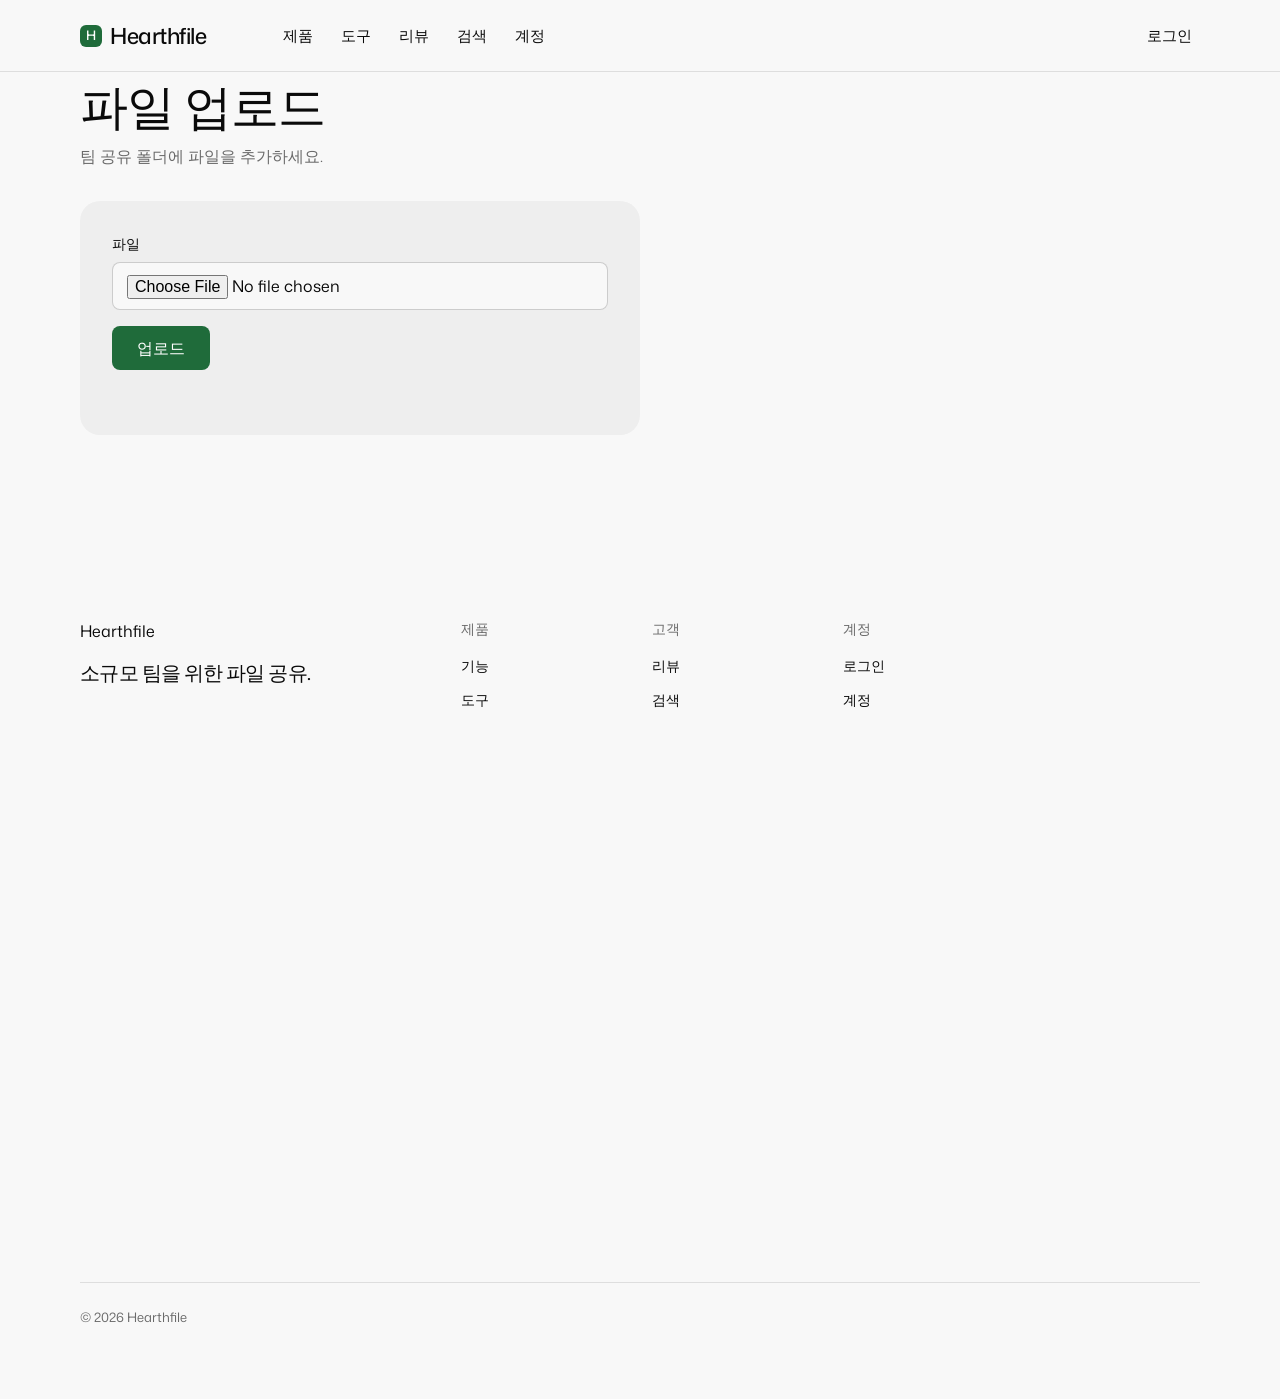
<file: public/upload.html>
<!doctype html>
<html lang="ko" data-type="software" data-radius="soft" data-buttons="solid" data-motion>
<head>
<meta charset="utf-8">
<meta name="viewport" content="width=device-width, initial-scale=1, viewport-fit=cover">
<meta name="site-kind" content="software">
<meta name="page-type" content="software">
<link rel="preconnect" href="https://fonts.googleapis.com">
<link rel="preconnect" href="https://fonts.gstatic.com" crossorigin>
<link href="https://fonts.googleapis.com/css2?family=Mona+Sans:wdth,wght@75..125,400..600&family=Geist+Mono:wght@400..500&display=swap" rel="stylesheet">
<link rel="stylesheet" href="assets/system.css">
<link rel="stylesheet" href="assets/ui/cards.css">
<link rel="stylesheet" href="assets/motion/motion.css">
<link rel="stylesheet" href="assets/backgrounds/backgrounds.css">
<link rel="stylesheet" href="assets/layout/layout.css">
<link rel="stylesheet" href="assets/icons/icon.css">
<link rel="stylesheet" href="app.css">
<style>
:root {
  --p-bg: #f8f8f8; --p-surface: #eeeeee; --p-ink: #0a0a0a; --p-muted: #6a6a6a;
  --p-accent: #1f6b3a; --p-accent-ink: #ffffff; --p-action: #1f6b3a; --p-action-ink: #ffffff;
  --p-inv-bg: #0a0a0a; --p-inv-surface: #171717; --p-inv-ink: #f8f8f8; --p-inv-muted: #939393;
  --p-inv-accent: #1f6b3a; --p-inv-accent-ink: #ffffff; --p-inv-action: #1f6b3a; --p-inv-action-ink: #ffffff;
  --font-display: "Mona Sans", system-ui, sans-serif;
  --font-text: "Mona Sans", system-ui, sans-serif;
  --font-mono: "Geist Mono", ui-monospace, "SFMono-Regular", Menlo, Consolas, monospace;
  --display-weight: 500;
  --display-tracking: -0.03em;
  --display-tracking-xl: -0.04em;
  --display-stretch: 104%;
  --ly-scale: 0.96;
}
</style>
<title>업로드: Hearthfile</title>
<meta name="description" content="Hearthfile 폴더에 파일을 업로드합니다.">
</head>
<body>

<header class="nav">
  <div class="wrap nav__bar">
    <a class="skip-link" href="#top">본문으로 건너뛰기</a>
    <a class="nav__logo" href="index.html"><span class="mark mark--initial" aria-hidden="true">H</span>Hearthfile</a>
    <nav class="nav__links" aria-label="주 메뉴">
      <div class="nav__item"><a class="nav__link" href="index.html#features">제품</a></div>
      <div class="nav__item"><a class="nav__link" href="tools.html">도구</a></div>
      <div class="nav__item"><a class="nav__link" href="reviews.html">리뷰</a></div>
      <div class="nav__item"><a class="nav__link" href="search.html">검색</a></div>
      <div class="nav__item"><a class="nav__link" href="account.html">계정</a></div>
    </nav>
    <div class="nav__actions"><a class="nav__link" href="login.html">로그인</a></div>
    <button class="nav__toggle" type="button" aria-expanded="false" aria-label="메뉴"><svg width="18" height="18" viewBox="0 0 18 18" aria-hidden="true"><path d="M2 5h14M2 13h14" stroke="currentColor" stroke-width="1.6" stroke-linecap="round"/></svg></button>
  </div>
</header>
<main id="top" class="wrap" style="padding-top:var(--s-8);padding-bottom:var(--s-8)">
<div class="page-head"><h1>파일 업로드</h1><p class="lead-line">팀 공유 폴더에 파일을 추가하세요.</p></div>
<form class="panel-card narrow" id="f">
  <div class="field"><label for="file">파일</label><input id="file" type="file" required></div>
  <button class="btn btn--primary" type="submit">업로드</button>
  <p class="form-status" id="st" role="status"></p>
</form>
</main>

<footer class="footer closing" aria-labelledby="foot-h">
  <div class="wrap closing__links">
    <div class="grid">
      <div class="span-4 stack-4"><a class="footer__brand" href="index.html">Hearthfile</a><p class="footer__lede">소규모 팀을 위한 파일 공유.</p></div>
      <div class="span-2 footer__col"><h3 id="foot-h">제품</h3><ul><li><a href="index.html#features">기능</a></li><li><a href="tools.html">도구</a></li></ul></div>
      <div class="span-2 footer__col"><h3>고객</h3><ul><li><a href="reviews.html">리뷰</a></li><li><a href="search.html">검색</a></li></ul></div>
      <div class="span-2 footer__col"><h3>계정</h3><ul><li><a href="login.html">로그인</a></li><li><a href="account.html">계정</a></li></ul></div>
    </div>
    <div class="footer__legal"><span>&copy; 2026 Hearthfile</span></div>
  </div>
</footer>
<script>document.getElementById('f').addEventListener('submit', async (e) => {
  e.preventDefault();
  const file = document.getElementById('file').files[0];
  const r = await fetch('/api/upload?name=' + encodeURIComponent(file.name), { method: 'POST', body: file });
  const d = await r.json();
  document.getElementById('st').innerHTML = '저장됨: <a href="' + d.saved + '">' + d.saved + '</a>';
});</script>
</body>
</html>
</file>
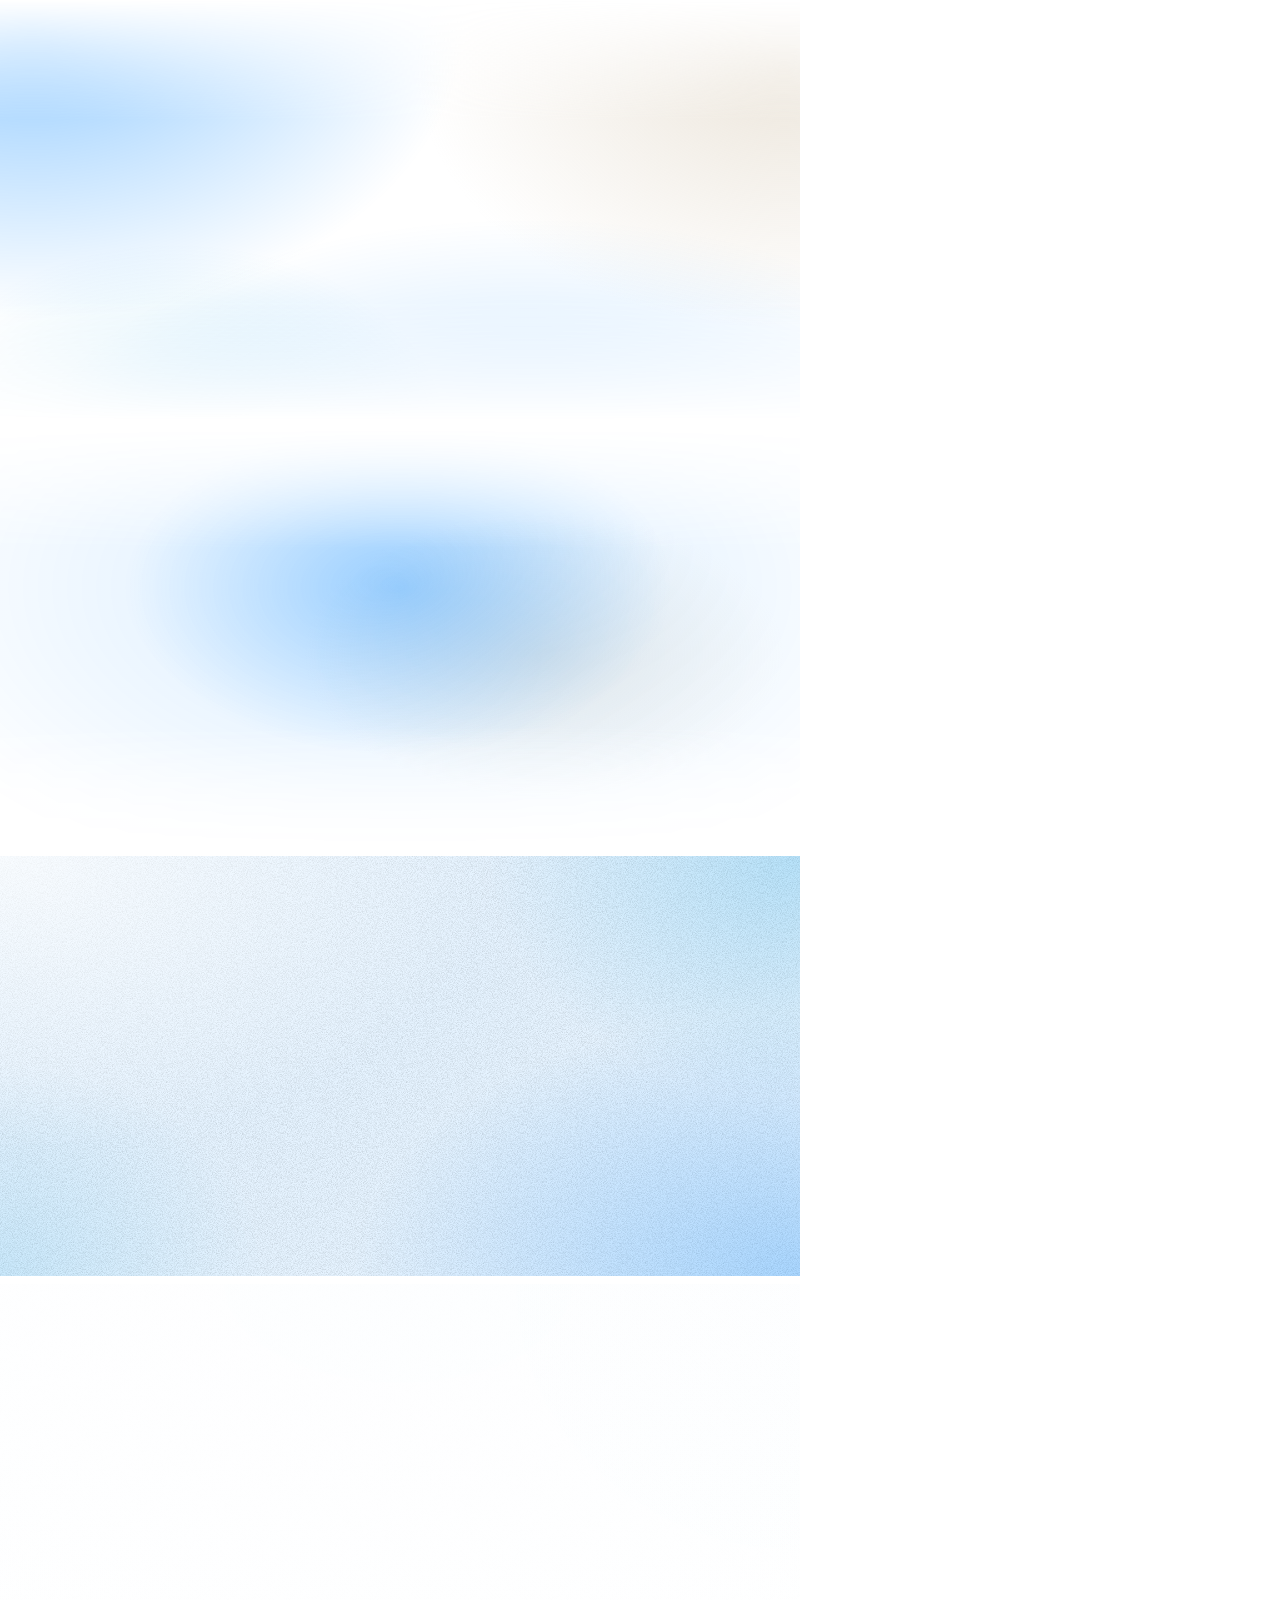
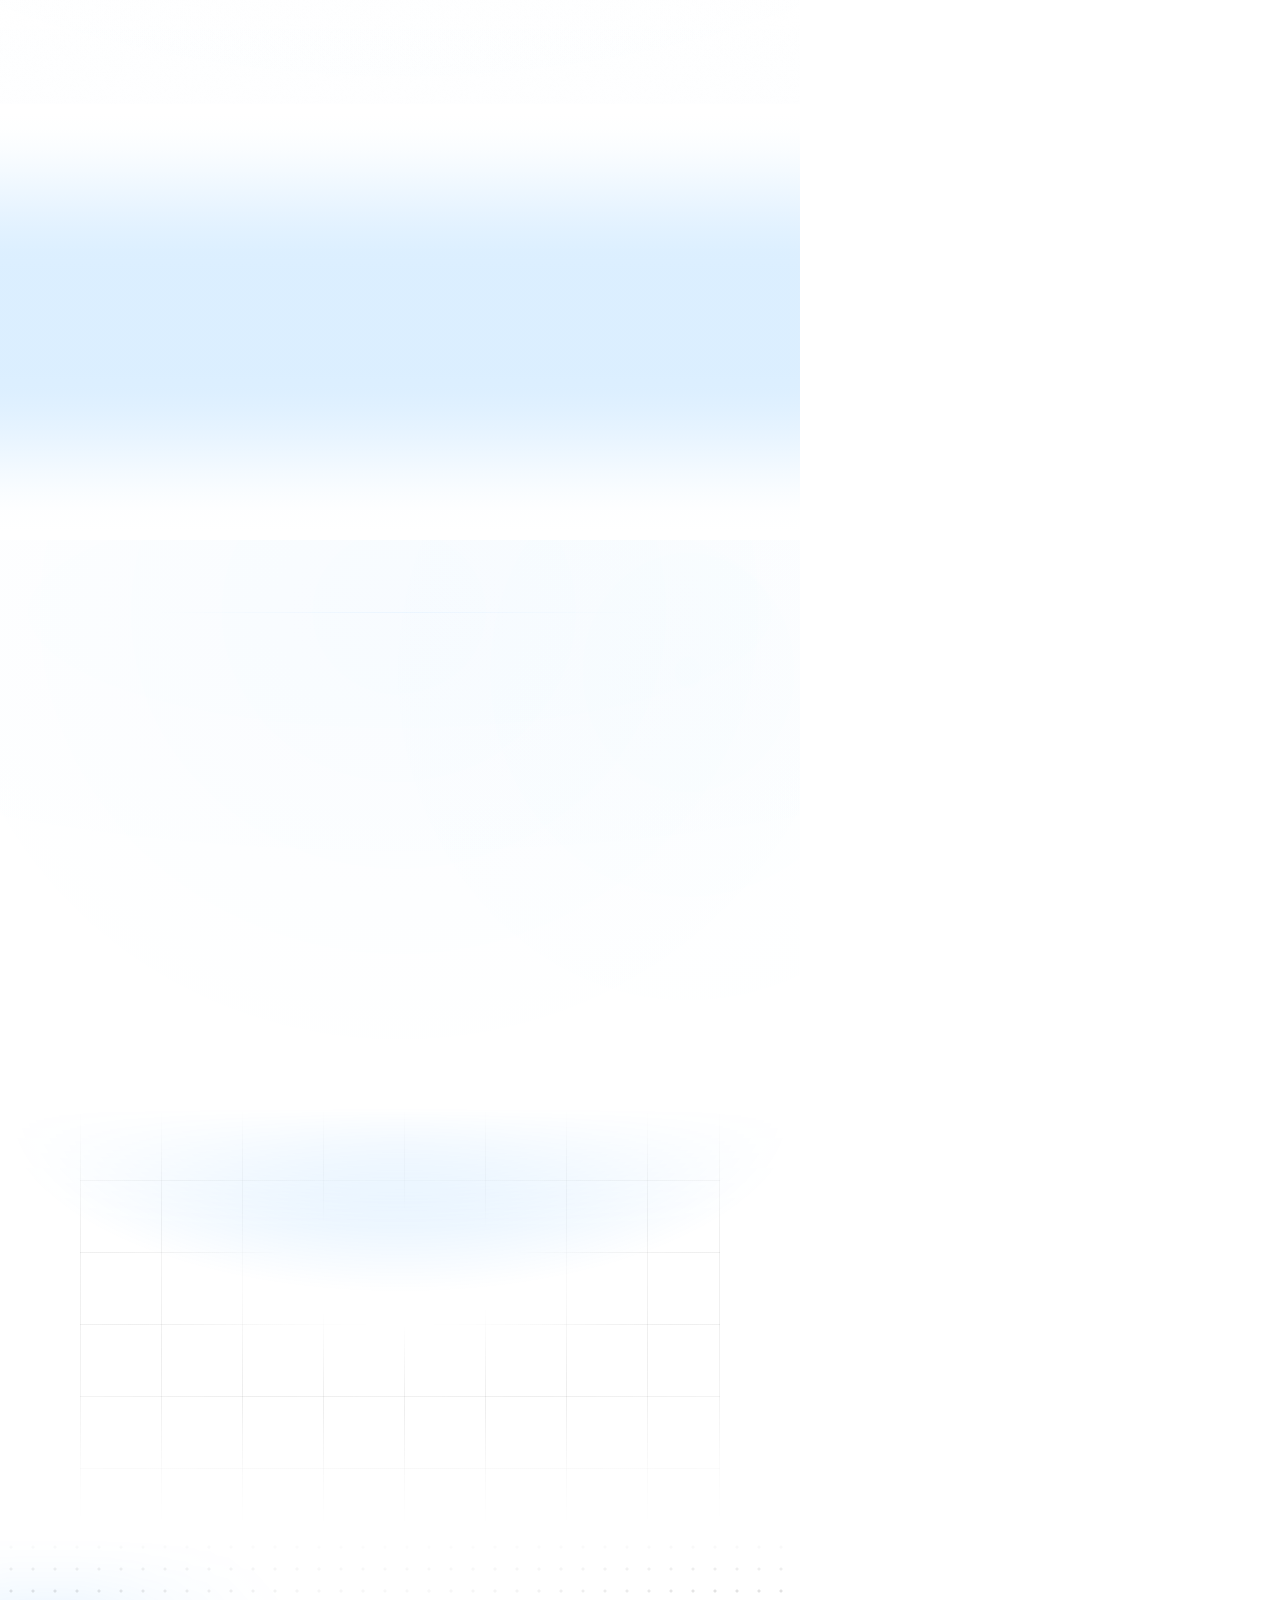
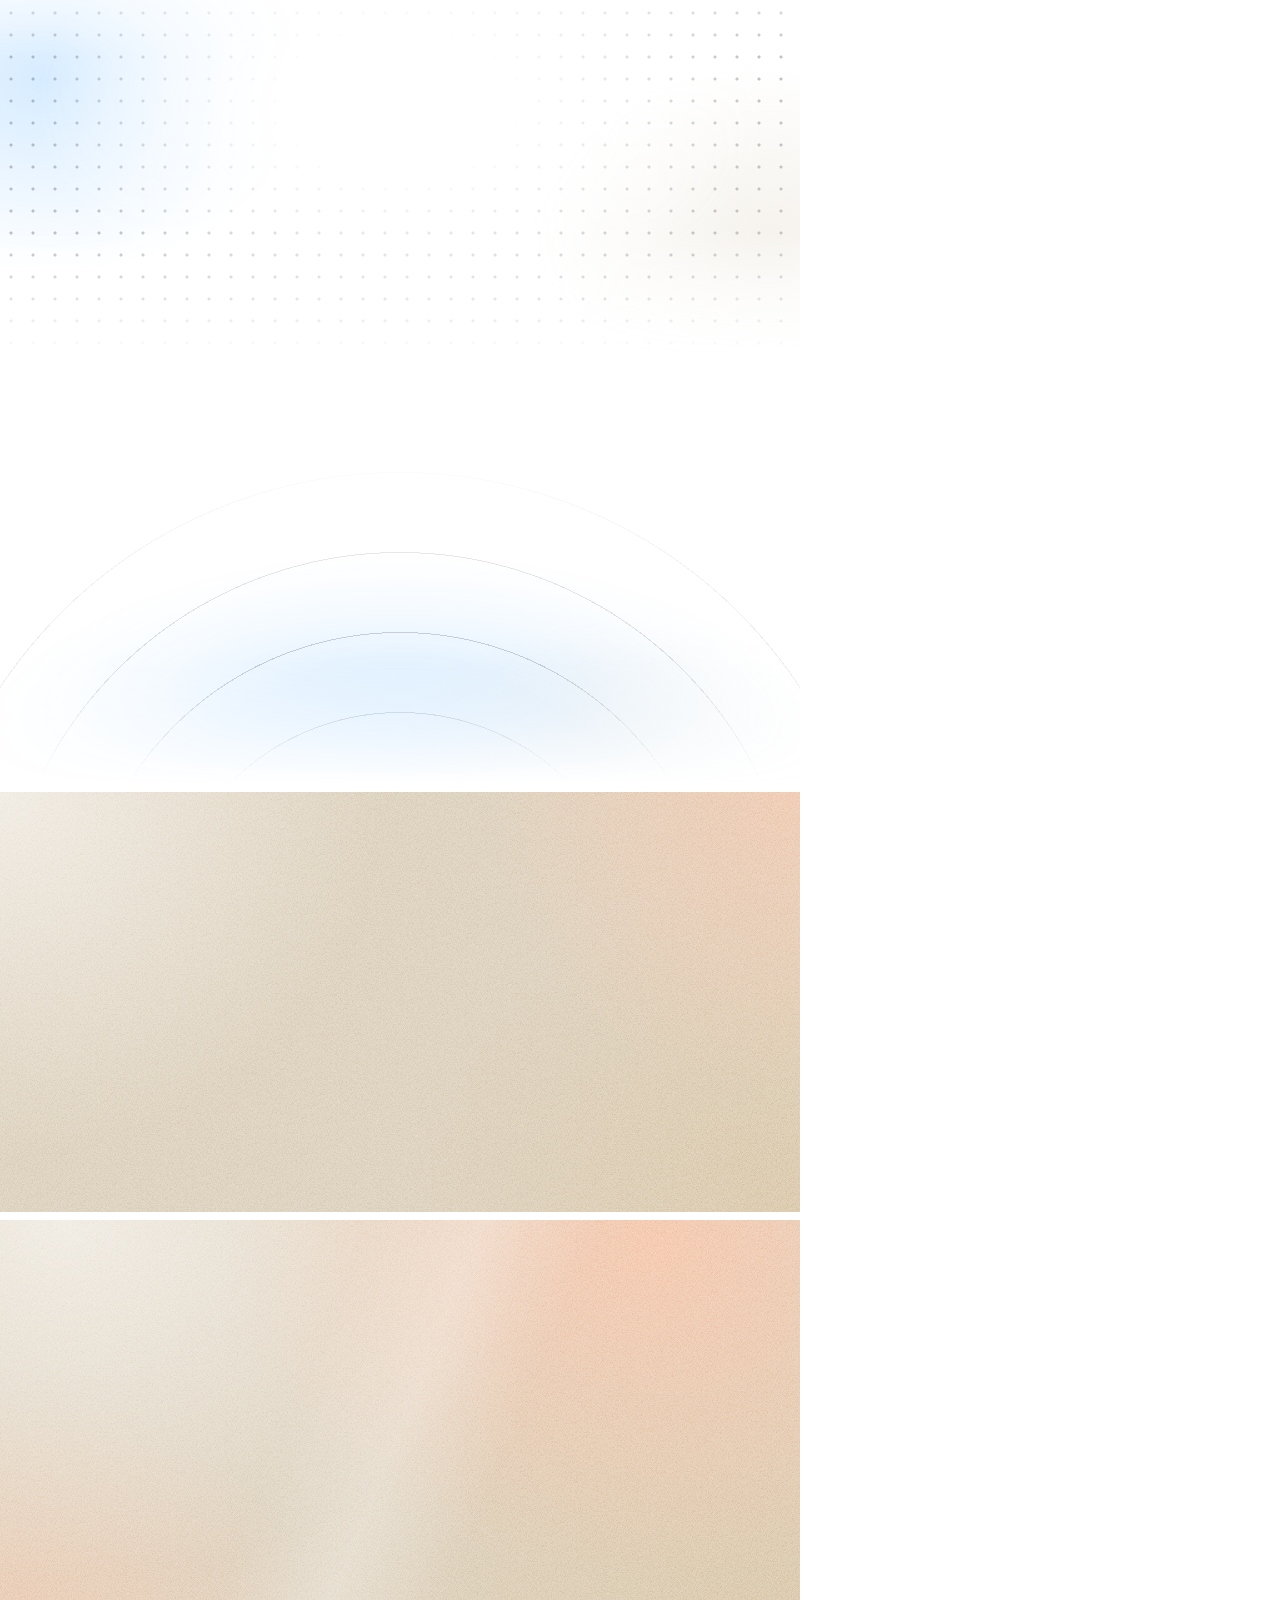
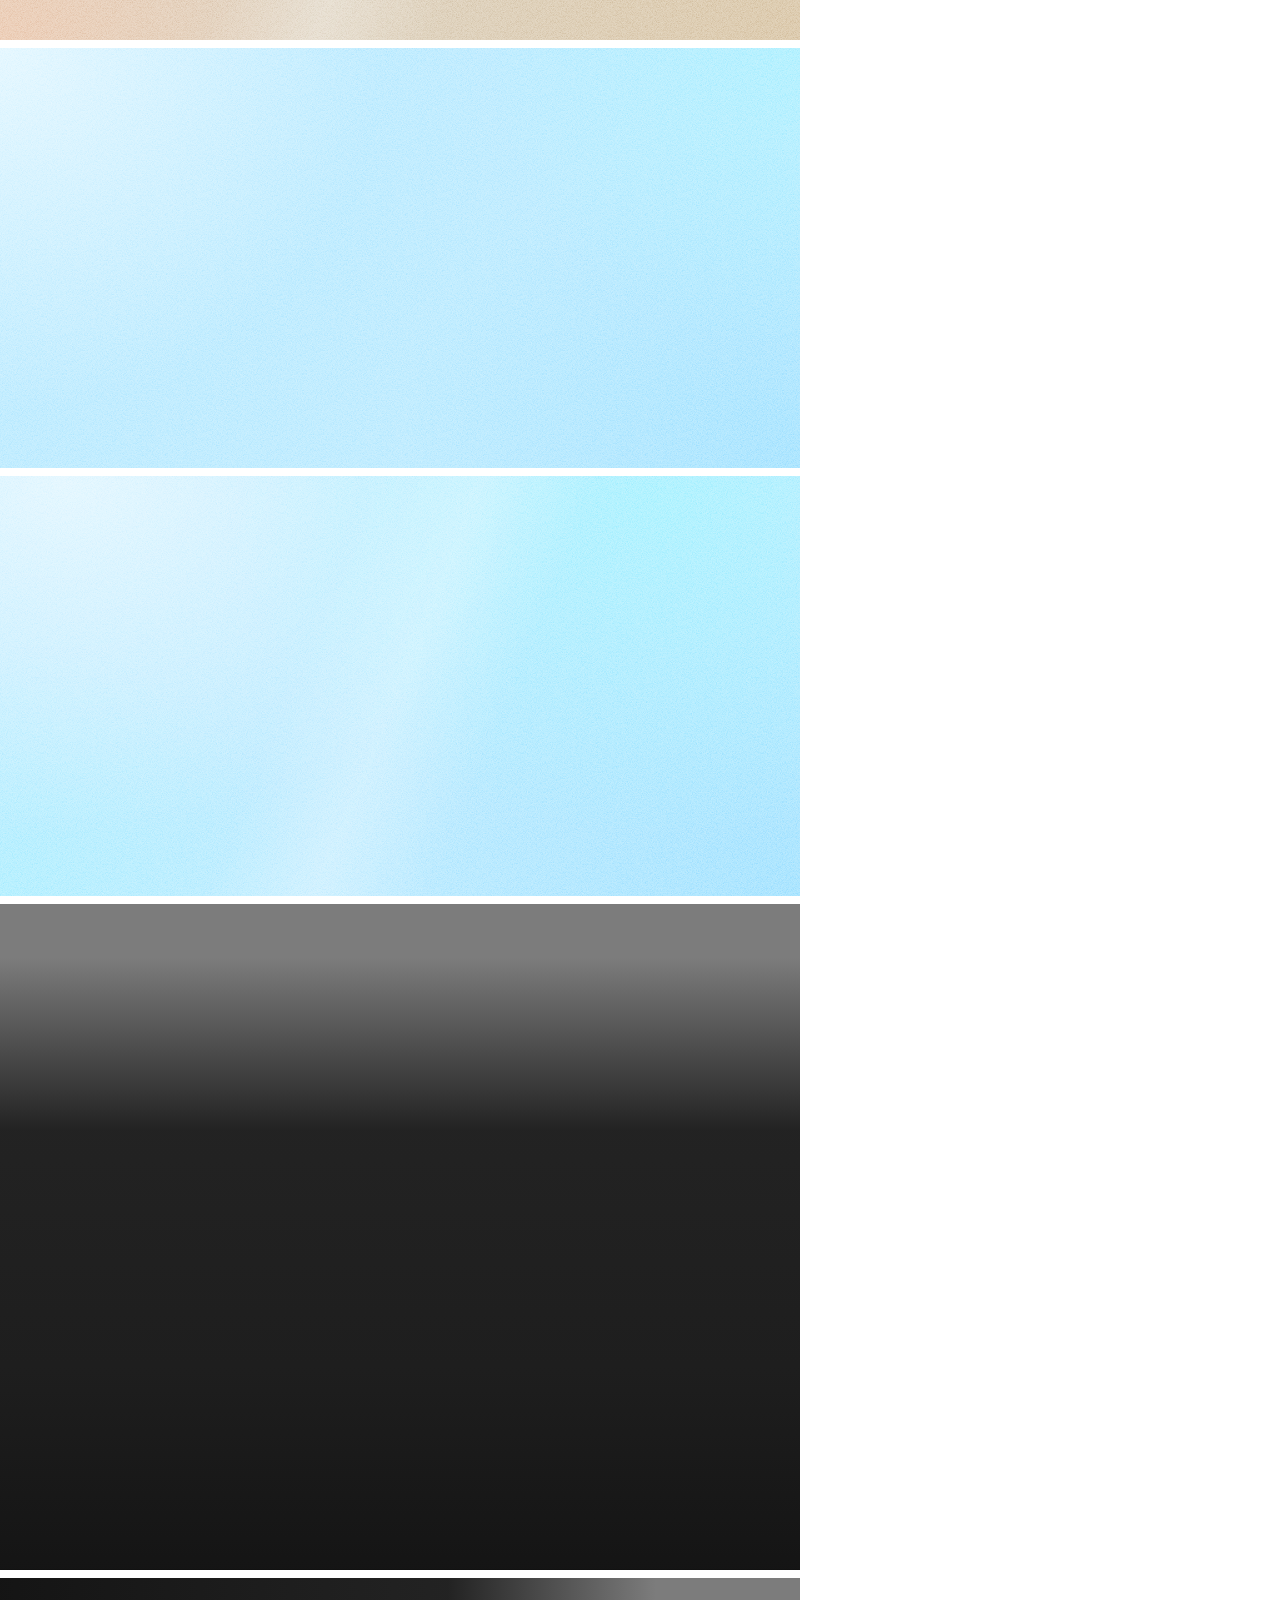
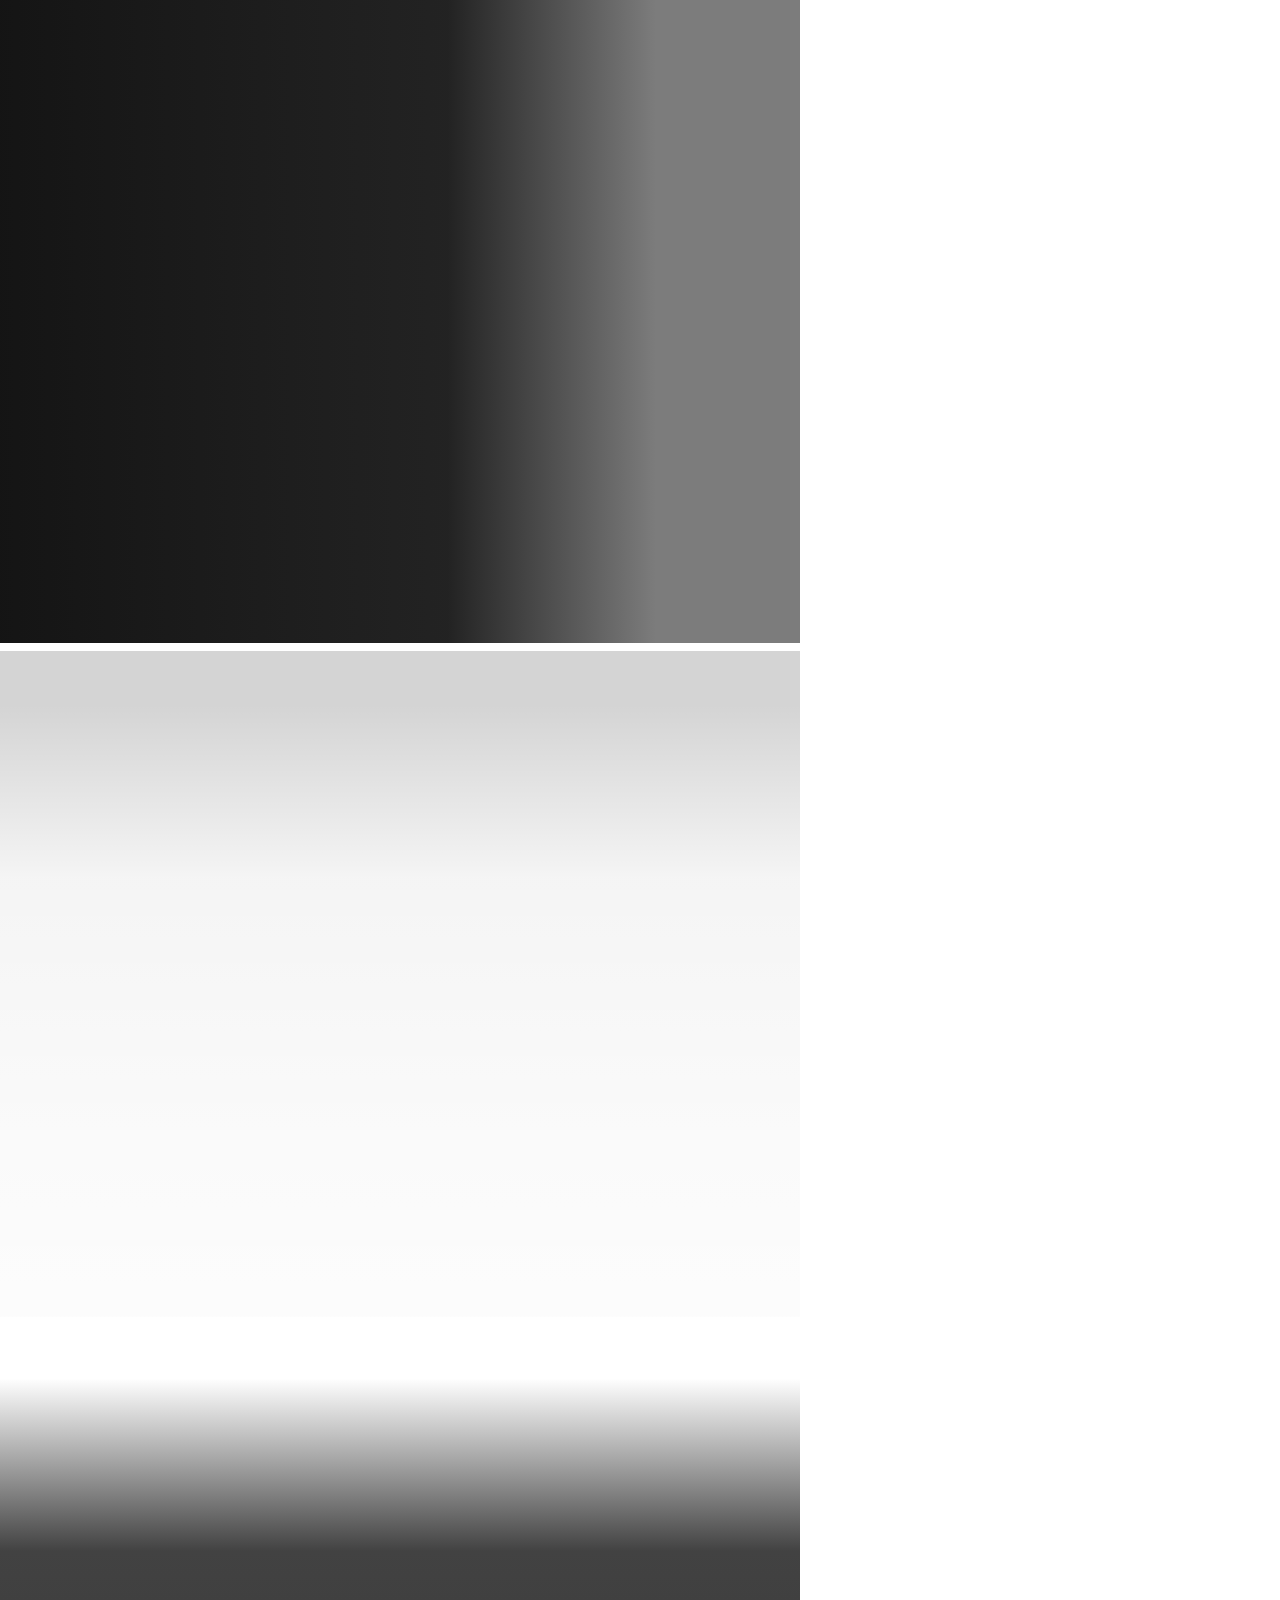
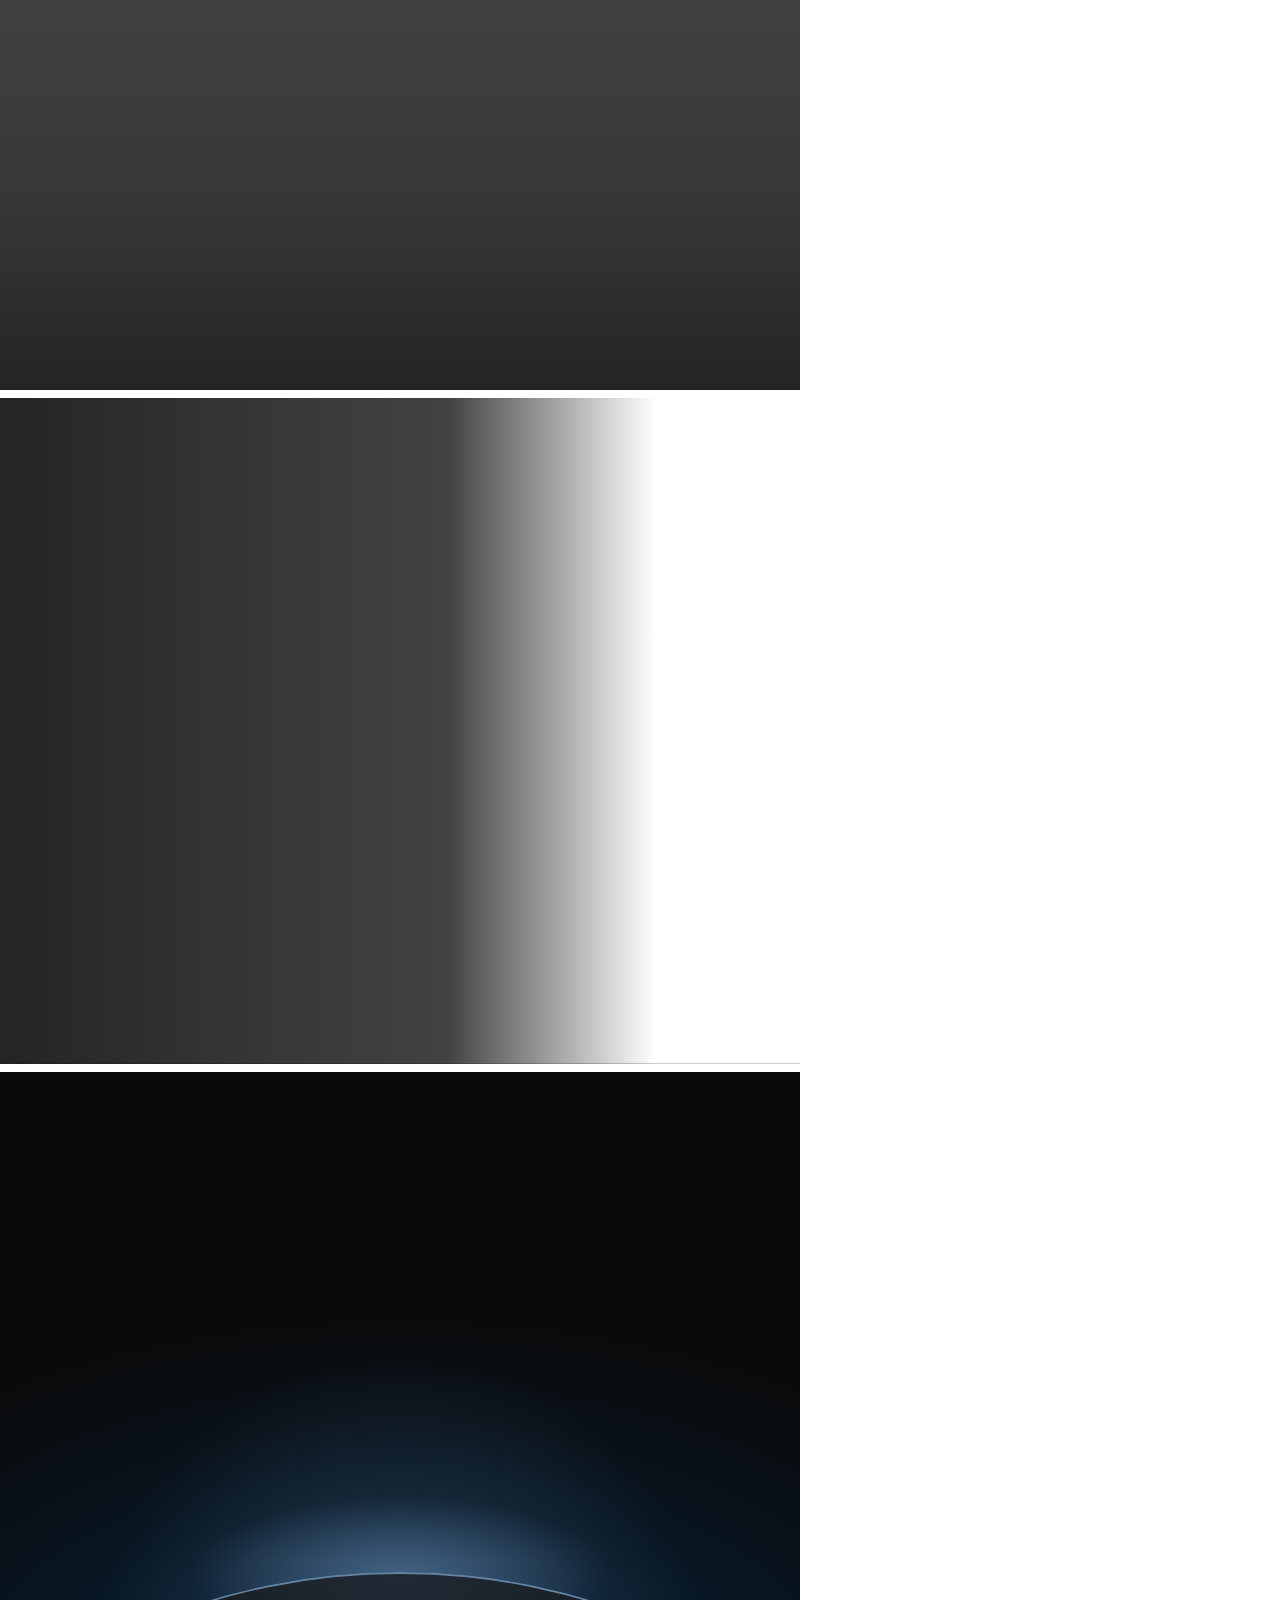
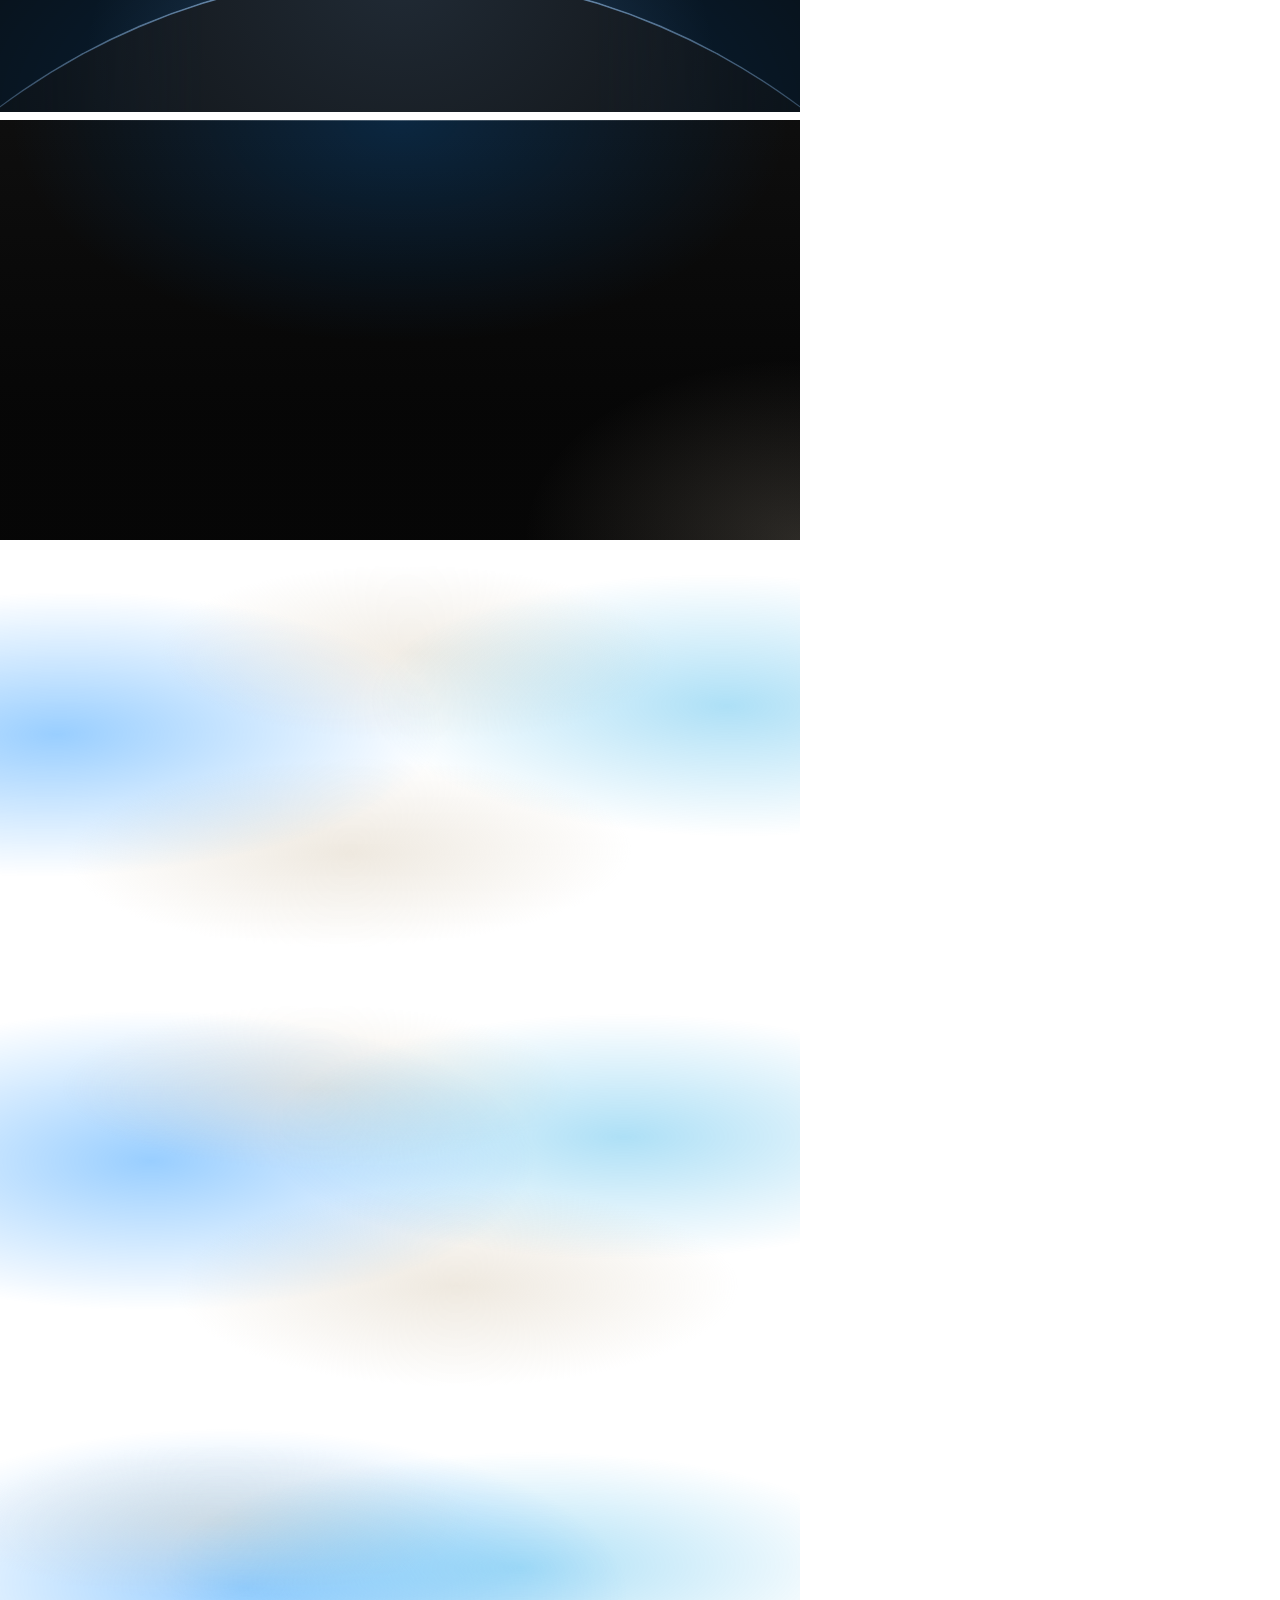
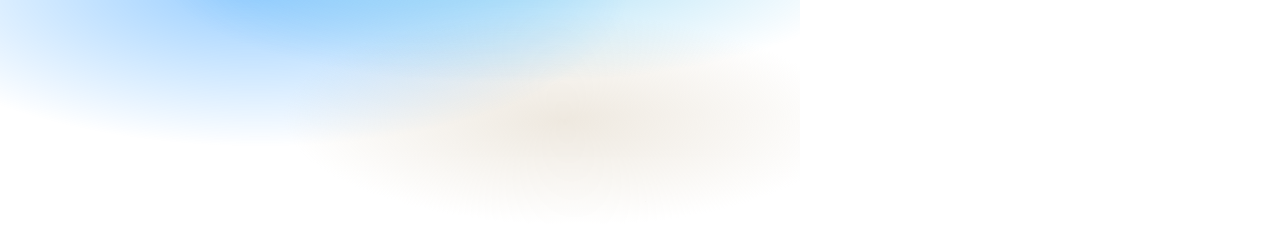
<file: public/assets/backgrounds/check.html>
<!doctype html>
<html lang="en" data-ground="sand">
<head>
<meta charset="utf-8">
<title>Backgrounds contrast check</title>
<!-- Every ground in a 800px box, for check.mjs: it sets a palette, screenshots the boxes and measures
     the ink and muted contrast on every pixel of each ground's text zone (index.json). The photograph
     grounds sit on a flat grey picture: #7c7c7c for the dark scrim, #d4d4d4 for the light one; and the worst case of the dark scrim: a white
     picture (white words on it). The light scrim is for pale photographs only. -->
<link rel="stylesheet" href="../system.css">
<link rel="stylesheet" href="backgrounds.css">
<style>body { margin: 0; width: 800px; } .box { width: 800px; margin: 0 0 8px; padding: 24px; font-size: 20px; } .pi, .pm { visibility: hidden; } .pi { color: var(--ink); } .pm { color: var(--muted); }  /* the liquid blobs held at the start, the middle and the end of their drift (the keyframes in backgrounds.css), so the text zone is measured where they stand under it */
  .at-start::before { animation: none; transform: translate3d(-7%, 0, 0) skewX(-7deg) scaleY(.94); } .at-start::after { animation: none; transform: translate3d(8%, 0, 0) skewX(6deg) scaleY(1.04); }
  .at-mid::before { animation: none; transform: translate3d(.5%, 0, 0) skewX(-.5deg) scaleY(.995); } .at-mid::after { animation: none; transform: translate3d(-.5%, 0, 0) scaleY(.98); }
  .at-end::before { animation: none; transform: translate3d(8%, 0, 0) skewX(6deg) scaleY(1.05); } .at-end::after { animation: none; transform: translate3d(-9%, 0, 0) skewX(-6deg) scaleY(.92); }
</style>
<script src="backgrounds.js" defer></script>
</head>
<body>
<div class="bg-mist box" data-g="mist" style="height:420px"><span class="pi">Ink</span> <span class="pm">Muted</span></div>
<div class="bg-halo box" data-g="halo" style="height:420px"><span class="pi">Ink</span> <span class="pm">Muted</span></div>
<div class="bg-grain box" data-g="grain" style="height:420px"><span class="pi">Ink</span> <span class="pm">Muted</span></div>
<div class="bg-paper box" data-g="paper" style="height:420px"><span class="pi">Ink</span> <span class="pm">Muted</span></div>
<div class="bg-dusk box" data-g="dusk" style="height:420px"><span class="pi">Ink</span> <span class="pm">Muted</span></div>
<div class="bg-topglow box" data-g="topglow" style="height:560px"><span class="pi">Ink</span> <span class="pm">Muted</span></div>
<div class="bg-ruled box" data-g="ruled" style="height:420px"><span class="pi">Ink</span> <span class="pm">Muted</span></div>
<div class="bg-dots box" data-g="dots" style="height:420px"><span class="pi">Ink</span> <span class="pm">Muted</span></div>
<div class="bg-arcs box" data-g="arcs" style="height:420px"><span class="pi">Ink</span> <span class="pm">Muted</span></div>
<div class="bg-band box" data-g="band" style="height:420px"><span class="pi">Ink</span> <span class="pm">Muted</span></div>
<div class="bg-field box" data-g="field" style="height:420px"><span class="pi">Ink</span> <span class="pm">Muted</span></div>
<div class="bg-band bg-tint box" data-g="band-tint" style="height:420px"><span class="pi">Ink</span> <span class="pm">Muted</span></div>
<div class="bg-field bg-tint box" data-g="field-tint" style="height:420px"><span class="pi">Ink</span> <span class="pm">Muted</span></div>
<div class="bg-photo box" data-g="photo" style="height:520px;--g-photo:linear-gradient(#7c7c7c,#7c7c7c)"><span class="pi">Ink</span> <span class="pm">Muted</span></div>
<div class="bg-photo bg-photo--left box" data-g="photo-left" style="height:520px;--g-photo:linear-gradient(#7c7c7c,#7c7c7c)"><span class="pi">Ink</span> <span class="pm">Muted</span></div>
<div class="bg-photo bg-photo--light box" data-g="photo-light" style="height:520px;--g-photo:linear-gradient(#d4d4d4,#d4d4d4)"><span class="pi">Ink</span> <span class="pm">Muted</span></div>
<div class="bg-photo box" data-g="photo-white" style="height:520px;--g-photo:linear-gradient(#fff,#fff)"><span class="pi">Ink</span> <span class="pm">Muted</span></div>
<div class="bg-photo bg-photo--left box" data-g="photo-left-white" style="height:520px;--g-photo:linear-gradient(#fff,#fff)"><span class="pi">Ink</span> <span class="pm">Muted</span></div>
<div class="bg-horizon box" data-g="horizon" style="height:640px"><span class="pi">Ink</span> <span class="pm">Muted</span></div>
<div class="bg-deep box" data-g="deep" style="height:420px"><span class="pi">Ink</span> <span class="pm">Muted</span></div>
<div class="bg-liquid box at-start" data-g="liquid" data-no-pause style="height:420px"><span class="pi">Ink</span> <span class="pm">Muted</span></div>
<div class="bg-liquid box at-mid" data-g="liquid-mid" data-no-pause style="height:420px"><span class="pi">Ink</span> <span class="pm">Muted</span></div>
<div class="bg-liquid box at-end" data-g="liquid-end" data-no-pause style="height:420px"><span class="pi">Ink</span> <span class="pm">Muted</span></div>

</body>
</html>
</file>
<file: public/assets/system.css>
/*
  taste-skill system.css - the one system for the page. Link it first, then assets/ui/cards.css (the
  feature card, its panel and the fragment placements), then set the palette (--p-*), the fonts and
  the radius set on :root in the page (node scripts/start.mjs prints that block).
  Do not add a second grid, spacing scale, type scale, radius scale, button or card style.
*/

/* ---------------------------------------------------------------- tokens */
:root {
  /* palette (hex only; fx.js reads --bg --surface --ink --muted --accent --accent-ink) */
  --p-bg: #ffffff;
  --p-surface: #f4f4f4;
  --p-ink: #111111;
  --p-muted: #6b6b6b;
  --p-accent: #1a4be0;
  --p-accent-ink: #ffffff;
  --p-action: #1a4be0;      /* buttons, links, focus: the accent, or the ink when the accent is too pale */
  --p-action-ink: #ffffff;
  --p-inv-bg: #111111;
  --p-inv-surface: #1c1c1c;
  --p-inv-ink: #f4f4f4;
  --p-inv-muted: #a3a3a3;
  --p-inv-accent: #ffffff;
  --p-inv-accent-ink: #111111;
  --p-inv-action: #ffffff;
  --p-inv-action-ink: #111111;
  /* the lit ground behind UI and in the closing band (references/cards.md), one per page, tech pages only
     (none on kind other, which is flat): <html data-ground="sand|sky|sage|painting">. system.js gives it to every ground
     that holds UI, on light and dark pages alike; --hue on one panel changes only its accent */
  --ground-bg: #d9ccb7; --ground-surface: #e9e0d2; --ground-ink: #2a2622; --ground-muted: #5a534a; --ground-accent: #a8794a;

  /* fonts */
  --font-display: system-ui, -apple-system, "Segoe UI", sans-serif;
  --font-text: system-ui, -apple-system, "Segoe UI", sans-serif;
  --font-mono: ui-monospace, "SFMono-Regular", Menlo, Consolas, monospace;
  --display-weight: 400;    /* headlines 400; 500 on a tech page (software, gaming, hardware) */
  --display-tracking: -0.025em;

  /* the page rhythm (references/layout-v4.md): one section per screen. The header is fixed and
     --nav tall; every section is padded --padt above and --padb (plus the phone action bar, --bar)
     below, and is exactly one or two screens tall (--h: 1 or 2; --hm on a phone). The hero's words
     start --hgap under the header and its content ends --hpadb above the fold. */
  --nav: 72px;
  --padt: 120px;
  --padb: 72px;
  --hgap: 48px;
  --hpadb: 64px;
  --bar: 0px;
  /* grid: one .wrap (alias .container) for the header, every section and the footer, the same
     --gut on both sides: 1280 wide at x 80-1360 at 1440, 342 at x 24-366 at 390 */
  --container: 1280px;
  --gut: 80px;
  --pad: var(--gut);
  --gutter: 24px;

  /* spacing: 4/8 scale */
  --s-1: 4px;  --s-2: 8px;  --s-3: 12px; --s-4: 16px; --s-5: 24px;
  --s-6: 32px; --s-7: 48px; --s-8: 64px; --s-9: 96px; --s-10: 128px;
  --section: 40px;      /* only a .section outside main (the kit's demo pages); every main > section and
                           footer.closing take --padt and --padb */
  --section-band: 56px; /* the same for an older footer outside footer.closing */
  --head-gap: 48px;     /* the one heading-to-content gap, 32 on a phone (layout.css reads it as --ly-head-gap) */
  --card-pad: 16px;     /* card padding (cards.css sets its own for cards with a panel) */
  --card-gap: 16px;     /* gap between cards */

  /* type scale (the only sizes on the page) */
  --t-label: 13px;
  --t-small: 14px;
  --t-body: 16px;
  --t-lead: 18px;
  --t-card: 18px;
  --t-h3: 24px;
  /* straight lines from the phone size at 390 to the desktop size at 1440 (system.md's table) */
  --t-h2: clamp(30px, 1.72vw + 23.3px, 48px);
  --t-h1: clamp(38px, 3.24vw + 25.4px, 72px);
  /* a big number stays a step under the h2 (VI-11): 38 at 1440, 28 at 390, so it never reads as a
     section heading; a stats row and a price set their own, smaller still */
  --t-stat: clamp(28px, .952vw + 24.29px, 38px);

  /* radius: one scale (soft by default; data-radius on <html> switches it) */
  --r-sm: 8px;  --r-md: 12px; --r-lg: 20px; --r-btn: 8px;

  /* controls (fixed here; a page never adds its own) */
  --btn-h: 44px;
  --btn-h-sm: 36px;
  --nav-h: var(--nav);  /* the older name, kept for the kit's files */
  --icon: 16px;         /* small icons: socials, menu chevrons, mono brand marks */

  /* motion: the one UI ease-out (motion.css --m-ease and ui/base.css --u-ease read it; references/motion.md) */
  --ease: cubic-bezier(.2, .8, .2, 1);
  --dur: 180ms;
}
html[data-radius="sharp"] { --r-sm: 4px; --r-md: 6px;  --r-lg: 8px;  --r-btn: 4px; }
html[data-radius="soft"]  { --r-sm: 8px; --r-md: 12px; --r-lg: 20px; --r-btn: 8px; }
html[data-radius="round"] { --r-sm: 10px; --r-md: 16px; --r-lg: 24px; --r-btn: 999px; }
/* the four lit grounds (references/cards.md); sand is the default above. painting goes with
   painterly-landscape (x.ai's daylight sky over olive hills) */
html[data-ground="sky"]      { --ground-bg: #c6d3df; --ground-surface: #d6e0e9; --ground-ink: #25303a; --ground-muted: #4d5964; --ground-accent: #3f6a92; }
html[data-ground="sage"]     { --ground-bg: #cdd6c6; --ground-surface: #dce3d6; --ground-ink: #262d24; --ground-muted: #535b51; --ground-accent: #6c8e63; }
html[data-ground="painting"] { --ground-bg: #79a8d6; --ground-surface: #a6c4e2; --ground-ink: #16212c; --ground-muted: #273949; --ground-accent: #9c9b3c; }
/* cards.css takes its card and panel radii from this scale */
html[data-radius] .card { --c-r: var(--r-lg); }
html[data-radius] .panel { --p-r: var(--r-md); }

/* a phone: the header 56, the sections padded 96 / 48, the hero's words 40 under the header and its
   content ending 24 above the fold, 24 at both sides, 12 between columns */
@media (max-width: 639px) {
  :root { --nav: 56px; --padt: 96px; --padb: 48px; --hgap: 40px; --hpadb: 24px; --gut: 24px; --gutter: 12px; --card-gap: 12px; --head-gap: 32px; }
}
@media (min-width: 640px) {
  :root { --gut: 48px; --section: 48px; --section-band: 72px; --card-pad: 24px; }
}
@media (min-width: 1024px) {
  :root { --gut: 80px; --section: 56px; --section-band: 96px; --card-gap: 24px;
          --t-lead: 20px; --t-card: 20px; --t-h3: 28px; }
  /* a place (and a local service): the 1200 column at x 120-1320 */
  html[data-type="place"] { --gut: 120px; --container: 1200px; }
}
/* a place (VI-06, ST-96, PH-23): its own smaller type (h1 48/53 and 32/37, h2 32/40 and 24/30, titles
   and the sub-line 20 and 18), the Recipe 3 hero's gap under its photograph (40, 24 on a phone),
   square photographs and cards and 2px buttons, whatever data-radius and data-buttons say */
:root[data-type="place"] {
  --hgap: 40px;
  --t-h1: clamp(32px, 1.524vw + 26.06px, 48px);
  --t-h2: clamp(24px, .762vw + 21px, 32px);
  --t-h3: clamp(20px, .381vw + 18.51px, 24px);
  --r-sm: 2px; --r-md: 0px; --r-lg: 0px; --r-btn: 2px;
}
:root[data-type="place"] :is(h1, .t-h1) { line-height: 1.104; }
:root[data-type="place"] :is(h2, .t-h2) { line-height: 1.25; }
@media (max-width: 639px) {
  :root[data-type="place"] { --hgap: 24px; }
  :root[data-type="place"] :is(h1, .t-h1) { line-height: 1.156; }
}

/* ---------------------------------------------------------------- grounds (at most three) */
:root, .ground-base {
  --bg: var(--p-bg); --surface: var(--p-surface); --ink: var(--p-ink); --muted: var(--p-muted);
  --accent: var(--p-accent); --accent-ink: var(--p-accent-ink); --card: var(--p-surface);
  --action: var(--p-action); --action-ink: var(--p-action-ink);
}
.ground-surface {
  --bg: var(--p-surface); --surface: var(--p-bg); --ink: var(--p-ink); --muted: var(--p-muted);
  --accent: var(--p-accent); --accent-ink: var(--p-accent-ink); --card: var(--p-bg);
  --action: var(--p-action); --action-ink: var(--p-action-ink);
}
.ground-inverse {
  --bg: var(--p-inv-bg); --surface: var(--p-inv-surface); --ink: var(--p-inv-ink); --muted: var(--p-inv-muted);
  --accent: var(--p-inv-accent); --accent-ink: var(--p-inv-accent-ink); --card: var(--p-inv-surface);
  --action: var(--p-inv-action); --action-ink: var(--p-inv-action-ink);
}
:root, .ground-base, .ground-surface, .ground-inverse {
  --line: color-mix(in oklab, var(--ink) 11%, transparent);
  --line-strong: color-mix(in oklab, var(--ink) 20%, transparent);
  /* effects (fx.js) and UI fragments (assets/ui) take the colours of the ground they sit on */
  --fx-bg: var(--bg); --fx-surface: var(--surface); --fx-ink: var(--ink); --fx-muted: var(--muted);
  --fx-accent: var(--accent); --fx-accent-ink: var(--accent-ink);
  --ui-font: var(--font-text); --ui-mono: var(--font-mono); --ui-radius: var(--r-md);
}
.ground-base, .ground-surface, .ground-inverse { background: var(--bg); color: var(--ink); }

/* ---------------------------------------------------------------- base */
*, *::before, *::after { box-sizing: border-box; }
/* an anchor lands on the section's top (the judge's frame): the fixed header covers --nav of its --padt */
html { -webkit-text-size-adjust: 100%; scroll-padding-top: 0; scroll-behavior: auto; margin: 0; }
body {
  margin: 0; background: var(--bg); color: var(--ink);
  font: 400 var(--t-body)/1.55 var(--font-text);
  -webkit-font-smoothing: antialiased; text-rendering: optimizeLegibility; overflow-x: clip;
}
img, svg, video, canvas { display: block; max-width: 100%; }
/* hidden means hidden, also on an img the line above makes a block (a menu tab's photograph, a peek photograph) */
[hidden] { display: none !important; }
img, video { height: auto; }
a { color: inherit; text-decoration: none; }
button { font: inherit; color: inherit; }
h1, h2, h3, h4, p, ul, ol, figure, blockquote { margin: 0; }
ul, ol { padding: 0; list-style: none; }
h1, h2, h3, h4 {
  font-family: var(--font-display); font-weight: var(--display-weight);
  letter-spacing: var(--display-tracking); text-wrap: balance; overflow-wrap: break-word;
  /* a long word (a German compound at 390) breaks at a syllable with a hyphen, in the language of <html lang>;
     only words of 10 letters or more, 4 at least on each side, so a short English heading never breaks */
  hyphens: auto; -webkit-hyphens: auto; hyphenate-limit-chars: 10 4 4;
}
h1, .t-h1 { font-size: var(--t-h1); line-height: 1.04; }
h2, .t-h2 { font-size: var(--t-h2); line-height: 1.1; }
h3, .t-h3 { font-size: var(--t-h3); line-height: 1.2; }
h4, .t-card { font-family: var(--font-text); font-weight: 500; font-size: var(--t-card); line-height: 1.3; letter-spacing: -0.01em; }
p { text-wrap: pretty; }
.t-lead  { font-size: var(--t-lead); line-height: 1.5; }
.t-body  { font-size: var(--t-body); line-height: 1.55; }
.t-small { font-size: var(--t-small); line-height: 1.5; }
.t-label { font-size: var(--t-label); font-weight: 500; line-height: 1.4; letter-spacing: 0.01em; }
.t-stat  { font-family: var(--font-display); font-weight: var(--display-weight); font-size: var(--t-stat);
           line-height: 1; letter-spacing: var(--display-tracking); font-variant-numeric: tabular-nums; }
.muted { color: var(--muted); }
.mono  { font-family: var(--font-mono); }
.measure { max-width: 62ch; }
:focus-visible { outline: 2px solid var(--action); outline-offset: 2px; border-radius: 2px; }
::selection { background: color-mix(in oklab, var(--accent) 30%, transparent); }

/* ---------------------------------------------------------------- grid */
.wrap, .container { width: min(100% - 2 * var(--gut), var(--container)); margin-inline: auto; padding-inline: 0; }
.grid { display: grid; grid-template-columns: repeat(12, minmax(0, 1fr)); column-gap: var(--gutter); row-gap: var(--card-gap); }
.grid > * { min-width: 0; grid-column: 1 / -1; }
.section { padding-block: var(--section); }

/* ---------------------------------------------------------------- one section per screen
   The page is a stack of screens. Framed at scrollY = k x the screen height, a shot shows exactly one
   section: the hero alone on the first screen, every other section (and footer.closing, the close and
   the footer in one) exactly one or two screens tall, its h2 first, --padt under its top. Heights
   and padding do it: no pinning, snapping or script.
     <section class="section" id=".." style="--h: 2">     (2 screens; --hm sets a phone's count alone)
       <div class="wrap"> the h2 first, then the content </div>     (the one in-flow child)
     </section>
   A layer (a full-bleed photograph or ground behind the words) is an <img class="layer" aria-hidden="true">
   beside the .wrap. Content must fit: one screen holds 708px of content at 1440x900 (900 - 120 - 72),
   two hold 1,608 (the second screen's part starts --padt under its top with .g2). From 640 to 1279 a
   section keeps at least its screens and grows past them rather than overlap the next. */
main > :is(section, .section), footer.closing {
  position: relative; box-sizing: border-box;
  height: calc(var(--h, 1) * 100vh); height: calc(var(--h, 1) * 100svh);
  padding: var(--padt) 0 calc(var(--padb) + var(--bar));
}
main > :is(section, .section) > :is(.wrap, .container), footer.closing > .wrap { position: relative; z-index: 1; height: 100%; }
main > :is(section, .section) > :is(.wrap, .container):not(.grid) { display: flex; flex-direction: column; }
/* a .wrap that is the section's grid too (class="wrap grid"): its rows start at the top */
main > :is(section, .section) > :is(.wrap, .container).grid { align-content: start; }
/* .fill: the block that takes what the screen leaves under the heading (a photograph, a frame) */
main > :is(section, .section) > .wrap > .fill { flex: 1 1 0; min-height: 0; }
/* two screens as two groups: row 1 the h2 and the first group, row 2 the rest (no second h2), starting
   --padt under the second screen's top, so the second shot looks like any other section */
main > :is(section, .section).g2, footer.closing.g2 { --h: 2; }
main > :is(section, .section).g2 > :is(.wrap, .container), footer.closing.g2 > .wrap { display: grid; grid-template-rows: minmax(0, 1fr) minmax(0, 1fr); row-gap: calc(var(--padt) + var(--padb) + var(--bar)); }
main > :is(section, .section).g2 > :is(.wrap, .container) > *, footer.closing.g2 > .wrap > * { min-height: 0; align-self: start; }
main > :is(section, .section).g2 > :is(.wrap, .container) > :is(.group, .fill) { align-self: stretch; }
/* a group: one screen's part of a .g2 section (its h2 and first rows, or the rest) */
.group { display: flex; flex-direction: column; min-height: 0; }
/* each screen's card row runs down to that screen's foot (the cards stretch, their panels grow), so
   the second screen of a .g2 is never a short row over an empty ground; both rows end on the same line */
@media (min-width: 1024px) {
  main > :is(section, .section).g2 > .wrap > .grid:last-child,
  main > :is(section, .section).g2 > .wrap > .group > .grid:last-child { align-self: stretch; flex: 1 1 auto; min-height: 0; }
}
.group > .fill { flex: 1 1 0; min-height: 0; }
@media (min-width: 640px) and (max-width: 1279px) {
  main > :is(section, .section):not(.hero, .section--hero), footer.closing {
    height: auto; min-height: calc(var(--h, 1) * 100vh); min-height: calc(var(--h, 1) * 100svh);
  }
  /* the section is a column and its .wrap takes all of it, so a .fill (a photograph, a frame) still
     grows to the section's foot (a min-height percentage would not resolve, leaving it at its least) */
  /* :where() keeps it at no weight, so a page's own phone- or tablet-only hiding (section.desk-only { display: none }) wins */
  :where(main > :is(section, .section):not(.hero, .section--hero), footer.closing) { display: flex; flex-direction: column; }
  main > :is(section, .section):not(.hero, .section--hero) > :is(.wrap, .container), footer.closing > .wrap { flex: 1 0 auto; height: auto; min-height: 0; }
}
/* a phone: lvh (the screen with its bars hidden) for every section but the hero; --hm when stacking
   makes the content taller than the desktop count */
@media (max-width: 639px) {
  /* at least its screens, never less: content a screen cannot hold makes the section taller (the rhythm
     check then asks for --hm: 2 or less content); a fixed height would lay its last rows over the next
     section, the fault the phone shots showed most (a list under the closing heading and its button) */
  main > :is(section, .section):not(.hero, .section--hero), footer.closing {
    height: auto; min-height: calc(var(--hm, var(--h, 1)) * 100vh); min-height: calc(var(--hm, var(--h, 1)) * 100lvh);
  }
  /* one grid row at least the screens tall that grows with the .wrap's content: the .wrap is stretched to
     it, so its .fill and its two groups still share a definite height */
  /* (at no weight, as on the tablet: a page's own section.desk-only { display: none } still hides it) */
  :where(main > :is(section, .section):not(.hero, .section--hero):has(> :is(.wrap, .container)), footer.closing) {
    display: grid; grid-template-columns: minmax(0, 1fr); grid-template-rows: 1fr; grid-auto-rows: auto;
  }
  main > :is(section, .section):not(.hero, .section--hero) > :is(.wrap, .container), footer.closing > .wrap { height: auto; }
  main > :is(section, .section).g2m, footer.closing.g2m { --hm: 2; }
  main > :is(section, .section).g2m > :is(.wrap, .container), footer.closing.g2m > .wrap { display: grid; grid-template-rows: minmax(0, 1fr) minmax(0, 1fr); row-gap: calc(var(--padt) + var(--padb) + var(--bar)); }
  /* stacked in one, the two groups keep the open cards' 32px, so the first group's last panel never meets
     the next card's title */
  main > :is(section, .section).g2:not(.g2m) > :is(.wrap, .container) { display: flex; row-gap: var(--s-6); }
  /* what the two screens leave goes around the second group, so it opens below the header, not on the fold */
  main > :is(section, .section).g2:not(.g2m) > :is(.wrap, .container) > :last-child { margin-block: auto; }
  main > :is(section, .section).g2:not(.g2m) > :is(.wrap, .container) > * { align-self: stretch; }
}
/* a layer: the photograph or ground of a whole section, under its words, edge to edge */
main > :is(section, .section) > :is(img, video, canvas, picture).layer,
footer.closing > :is(img, video, canvas, picture).layer {
  position: absolute; inset: 0; z-index: 0; width: 100%; height: 100%; max-width: none; object-fit: cover; object-position: var(--pos, 50% 50%);
}
main > :is(section, .section) > picture.layer > img { width: 100%; height: 100%; object-fit: cover; }

/* the hero: exactly the first screen, the fixed header over its top. Its words start --hgap under the
   header (--photo adds a full-bleed photograph's height above them on a place); its content ends
   --hpadb above the fold, and nothing of the next section shows, at 1440, 1024, 820 and 390.
     <section class="hero hero--<type>"><div class="wrap"><div class="hero-text"> .. </div>[one strip]</div></section>
   .hero-text holds the whole composition (the words, and the picture or window beside or under them);
   one docked strip (logos, three facts) may follow it, at most 96px, desktop only. */
main > :is(.hero, .section--hero) {
  height: 100vh; height: 100svh; min-height: 0;
  padding: calc(var(--nav) + var(--photo, 0px) + var(--hgap)) 0 calc(var(--hpadb) + var(--bar));
}
:is(.hero, .section--hero) > .wrap { height: 100%; display: grid; grid-template-rows: minmax(0, 1fr) auto; row-gap: var(--s-7); }
:is(.hero, .section--hero) > .wrap > .hero-text { min-height: 0; }
/* a phone: the hero is at least the first screen and grows when a short phone (320x640) cannot hold its
   words, buttons and picture, so nothing of it lies over the next section or under the header */
@media (max-width: 639px) {
  main > :is(.hero, .section--hero) { height: auto; min-height: 100vh; min-height: 100svh; }
  main > :is(.hero, .section--hero):has(> :is(.wrap, .container)) { display: grid; grid-template-columns: minmax(0, 1fr); grid-template-rows: 1fr; grid-auto-rows: auto; }
  main > :is(.hero, .section--hero) > :is(.wrap, .container) { height: auto; }
}
:is(.hero, .section--hero) > .wrap > .hero-strip { grid-row: 2; max-height: 96px; }
@media (max-width: 639px) { :is(.hero, .section--hero) > .wrap > .hero-strip { display: none; } }
.section--hero .section-head { max-width: 860px; }
/* the starter's own hero (hero-split): the words on span-5 top-aligned, the picture on span-6 start-7
   as tall as the hero's content box (at most 716 at 1440x900); a phone stacks words, then the picture
   in what is left */
.hero-text.hero-split { height: 100%; align-items: stretch; }
.hero-split > .hero-copy { align-self: start; }
.hero-split > .hero-visual { position: relative; min-height: 0; height: 100%; }
@media (max-width: 1023px) {
  .hero-text.hero-split { display: flex; flex-direction: column; gap: var(--s-6); }
  .hero-split > .hero-visual { flex: 1 1 0; min-height: 200px; height: auto; }
}
.hero-copy > * + * { margin-top: var(--s-5); }
/* the h1 first in the words' column: its capitals start on the picture's top line, not the line box's
   (the leading above the capitals would put the words about 12px under the photograph's top) */
.hero-copy > h1:first-child { text-box: trim-start cap alphabetic; }
.hero-copy > .btn-row { margin-top: var(--s-6); }
/* three short facts at the foot of the words' column, on the picture's bottom line (no dead space
   under the buttons): <dl class="hero-facts"><div><dt>..</dt><dd>..</dd></div> x3</dl> */
@media (min-width: 1024px) {
  .hero-split > .hero-copy { height: 100%; display: flex; flex-direction: column; }
  .hero-split > .hero-copy > .hero-facts { margin-top: auto; }
}
.hero-facts { display: grid; grid-template-columns: repeat(3, minmax(0, 1fr)); gap: var(--s-5) var(--gutter); margin: 0; }
.hero-facts > div { display: grid; gap: var(--s-1); align-content: start; }
.hero-facts dt { font-size: var(--t-small); color: var(--muted); }
.hero-facts dd { margin: 0; font-weight: 500; }
@media (max-width: 1023px) { .hero-facts { display: none; } }
/* a notice line above the h1 (changed hours, a delivery cut-off): one line with a number, static,
   starting on the left line like the h1 under it */
.hero-notice { font-size: var(--t-small); font-weight: 500; color: var(--ink); }
.hero-notice b, .hero-notice strong { font-weight: 500; color: var(--accent); }
.hero-copy > .hero-notice + h1 { margin-top: var(--s-5); }

/* a phone: open tiles from a row of three or four (rooms, goods, beans) go two-up, an odd last one
   across the row, so a row of three fits one 844px screen (stacked one under another they need two) */
@media (max-width: 639px) {
  .grid > .tile:is(.span-3, .span-4) { grid-column: auto / span 6; }
  .grid > .tile:is(.span-3, .span-4):nth-child(odd of .tile):nth-last-child(1 of .tile) { grid-column: 1 / -1; }
  .grid > .tile:is(.span-3, .span-4) .tile__head { flex-wrap: wrap; gap: 0 var(--s-2); }
}
/* a phone: open cards (words on the ground, the panel under them) stacked one under another keep 32px
   between a panel's foot and the next card's title, so a title never reads as the panel's caption */
@media (max-width: 639px) { .grid:has(> .card--open) { row-gap: var(--s-6); } }
/* a phone stacks a two-screen section's four open tiles into its two screens: their panels take 180px (a wide
   crop), so the h2 and the first two tiles of two lines each end on the first screen and the four inside both,
   not a third of a screen past. A page that sets its group's own --p-h (#features .panel) sets its phone value
   too, as the starter does */
@media (max-width: 639px) { main > :is(section, .section).g2 .card--open > .panel { --p-h: 180px; } }
/* spans: desktop >= 1024. Tablet 640-1023: text cards on span-3 and span-6 go two-up; cards with a
   panel (a visual needs the width; the one exception is a span-6 pair, below)
   and everything else (split text and visuals, span-4 cards, span-5/7/8 blocks) take the full row, so a split stacks and no row is left half empty. Phone < 640: one column. */
@media (min-width: 640px) and (max-width: 1023px) {
  .grid > .card.span-3:not(:has(> .panel)), .grid > .card.span-6:not(:has(> .panel)) { grid-column: auto / span 6; }
  /* the one exception with a panel: a 2x2 (or a pair) of span-6 cards stays two-up from 720px (a panel
     of about 310px and more, wide enough for a kit fragment), so four cards take one or two screens
     at 768-820 instead of a card per row (four stacked panels run past two screens). Split cards and
     every other span keep the full row. Under 720 a card per row. */
  @media (min-width: 720px) {
    .grid > .card.span-6:has(> .panel):not(.card--split) { grid-column: auto / span 6; }
    .grid > .card.span-6:has(> .panel):not(.card--split):nth-child(odd of .card.span-6):nth-last-child(1 of .card.span-6) { grid-column: 1 / -1; }
  }
  /* open tiles (rooms, models, people, a photo pair) go two-up; an odd last one takes the row */
  .grid > .tile:is(.span-3, .span-4, .span-6) { grid-column: auto / span 6; }
  .grid > .tile:is(.span-3, .span-4, .span-6):nth-child(odd of .tile):nth-last-child(1 of .tile) { grid-column: 1 / -1; }
}
@media (min-width: 1024px) {
  .span-2  { grid-column: auto / span 2; }
  .span-3  { grid-column: auto / span 3; }
  .span-4  { grid-column: auto / span 4; }
  .span-5  { grid-column: auto / span 5; }
  .span-6  { grid-column: auto / span 6; }
  .span-7  { grid-column: auto / span 7; }
  .span-8  { grid-column: auto / span 8; }
  .span-9  { grid-column: auto / span 9; }
  .span-10 { grid-column: auto / span 10; }
  .span-12 { grid-column: auto / span 12; }
  .start-1 { grid-column-start: 1; } .start-2 { grid-column-start: 2; } .start-3 { grid-column-start: 3; }
  .start-5 { grid-column-start: 5; } .start-6 { grid-column-start: 6; } .start-7 { grid-column-start: 7; }
  .start-4 { grid-column-start: 4; } .start-8 { grid-column-start: 8; } .start-9 { grid-column-start: 9; }
  .start-10 { grid-column-start: 10; }
  /* a split is top-aligned: the words' first line and the picture's top on one line (never centred
     against each other, never mirrored: text left, the visual right, on every split of the page) */
  .grid--middle, .grid--top { align-items: start; }
}
/* card rows: every card in a row the same height (a plain .grid stretches them) */
.grid:is(.grid--middle, .grid--top) > .card { align-self: stretch; }
/* 1024-1279: a span-4 card's panel would be about 220px wide, too narrow for real UI. Cards with a
   panel on span-4 go two-up, a span-8 one takes the row, and an odd last one takes the row too
   (steps, proof row: two, then one wide; bento: the wide card, then the four small ones two by two) */
@media (min-width: 1024px) and (max-width: 1279px) {
  .grid > .card.span-4:has(> .panel) { grid-column: auto / span 6; }
  .grid > .card.span-8:has(> .panel),
  .grid > .card.span-4:has(> .panel):nth-child(odd of .card.span-4):nth-last-child(1 of .card.span-4) { grid-column: 1 / -1; }
}

/* ---------------------------------------------------------------- section heading */
.section-head { max-width: 760px; margin-bottom: var(--head-gap); display: grid; gap: var(--s-4); }
/* every heading starts on the left line (a centred head among left ones reads as a mistake): the
   old centred head is left-aligned too */
.section-head--center { text-align: left; justify-items: start; }
/* a head row: the h2 (and its line) left, one link or the section's button at the right line */
.section-head--split { max-width: none; display: flex; align-items: end; justify-content: space-between; gap: var(--s-5); flex-wrap: wrap; }
.section-head--split > div { display: grid; gap: var(--s-4); max-width: 760px; }
.section-head p { color: var(--ink); font-size: var(--t-lead); line-height: 1.5; max-width: 60ch; }
.section-head--row { max-width: none; display: flex; align-items: end; justify-content: space-between; gap: var(--s-5); flex-wrap: wrap; }
.section-head--row > div { display: grid; gap: var(--s-4); max-width: 760px; }
/* the hero row (hero-product, hero-cycle): the h1 and its line left, the buttons right, across 1280 */
.section--hero .section-head--row { max-width: none; }

/* ---------------------------------------------------------------- buttons (one pair, a dealt look)
   One pair a page, .btn--primary and .btn--secondary, in the look dealt with the page (sections.md)
   and set once on <html data-buttons>; the markup never changes:
     solid  filled primary, outlined secondary, the radius scale (Figma; the default)
     pill   pills, a chevron after the primary's label, a tinted secondary (x.ai)
     tonal  the radius scale, a tinted secondary with no outline (Linear, Vercel)
     arrow  an arrow after the primary's label; the secondary is a text link with an arrow (Stripe)
     block  near-square corners, 48px tall; the secondary is an underlined text link (shops, hotels) */
.btn {
  display: inline-flex; align-items: center; justify-content: center; gap: var(--s-2);
  height: var(--btn-h); padding: 0 var(--s-5); border-radius: var(--r-btn); border: 1px solid transparent;
  font: 500 var(--t-body)/1 var(--font-text); letter-spacing: 0; white-space: nowrap; cursor: pointer;
  transition: background-color var(--dur) var(--ease), color var(--dur) var(--ease), border-color var(--dur) var(--ease), text-decoration-color var(--dur) var(--ease);
}
.btn--primary { background: var(--action); color: var(--action-ink); }
.btn--primary:hover { background: color-mix(in oklab, var(--action) 86%, var(--ink)); }
/* an inverted primary (the action is the ground's ink: a brand band, a lit ground): its hover steps toward the ground, as the filled one steps toward the ink */
.ground-brand .btn--primary:hover { background: color-mix(in oklab, var(--action) 88%, var(--bg)); }
/* the ground's own colour with a clear border: never grey on grey, readable on an effect too */
.btn--secondary { background: var(--bg); color: var(--ink); border-color: var(--line-strong); }
.btn--secondary:hover { background: color-mix(in oklab, var(--bg) 94%, var(--ink)); border-color: color-mix(in oklab, var(--ink) 35%, transparent); }
.btn--sm { height: var(--btn-h-sm); padding: 0 var(--s-4); font-size: var(--t-small); }
html[data-buttons="pill"] { --r-btn: 999px; }
html[data-buttons="block"] { --r-btn: 2px; --btn-h: 48px; }
html:is([data-buttons="pill"], [data-buttons="tonal"]) .btn--secondary { background: color-mix(in oklab, var(--ink) 8%, var(--bg)); border-color: transparent; }
html:is([data-buttons="pill"], [data-buttons="tonal"]) .btn--secondary:hover { background: color-mix(in oklab, var(--ink) 14%, var(--bg)); border-color: transparent; }
/* arrow and block: the secondary is a text link at the button's height (no box: one button look) */
html:is([data-buttons="arrow"], [data-buttons="block"]) .btn--secondary {
  background: none; border-color: transparent; padding-inline: var(--s-2);
  text-decoration: underline; text-underline-offset: 4px; text-decoration-color: var(--line-strong);   /* the .link look */
}
html:is([data-buttons="arrow"], [data-buttons="block"]) .btn--secondary:hover { background: none; border-color: transparent; text-decoration-color: currentColor; }
/* the glyph after a label: a chevron (pill) or an arrow (arrow), drawn so every font shows the same */
html[data-buttons="pill"] .btn--primary::after,
html[data-buttons="arrow"] :is(.btn--primary, .btn--secondary)::after {
  content: ""; flex: none; width: 12px; height: 12px; margin-right: -2px; background: currentColor;
  -webkit-mask: var(--btn-glyph) center / contain no-repeat; mask: var(--btn-glyph) center / contain no-repeat;
  transition: transform var(--dur) var(--ease);
}
html[data-buttons="pill"] { --btn-glyph: url("data:image/svg+xml,%3Csvg xmlns='http://www.w3.org/2000/svg' viewBox='0 0 12 12'%3E%3Cpath d='M4.5 2.5 8 6l-3.5 3.5' fill='none' stroke='black' stroke-width='1.6' stroke-linecap='round' stroke-linejoin='round'/%3E%3C/svg%3E"); }
html[data-buttons="arrow"] { --btn-glyph: url("data:image/svg+xml,%3Csvg xmlns='http://www.w3.org/2000/svg' viewBox='0 0 12 12'%3E%3Cpath d='M1.5 6h8.5M6.5 2.5 10 6l-3.5 3.5' fill='none' stroke='black' stroke-width='1.5' stroke-linecap='round' stroke-linejoin='round'/%3E%3C/svg%3E"); }
@media (hover: hover) and (pointer: fine) { html:is([data-buttons="pill"], [data-buttons="arrow"]) .btn:hover::after { transform: translateX(3px); } }
.btn:active { transform: translateY(1px) scale(.985); }
.btn--arrow::after { content: "\2192"; transition: transform var(--dur) var(--ease); }
@media (hover: hover) and (pointer: fine) { .btn--arrow:hover::after { transform: translateX(3px); } }
/* the drawn arrow (assets/motion: its stem grows and its head moves 3px on hover), the last child of
   a primary button, a pill or a link: <svg class="m-arrow" viewBox="0 0 12 12" aria-hidden="true">
   <path class="m-arrow__stem" d="M1 6h8"/><path class="m-arrow__head" d="M4.5 2.5 8 6l-3.5 3.5"/></svg>.
   It replaces the dealt glyph, so a button never shows two */
.m-arrow { flex: none; width: 12px; height: 12px; margin-right: -2px; overflow: visible;
           fill: none; stroke: currentColor; stroke-width: 1.6; stroke-linecap: round; stroke-linejoin: round; }
.btn--xl .m-arrow { width: 0.62em; height: 0.62em; stroke-width: 1.4; }
:is(.btn, .link, .pill):has(> .m-arrow)::after { content: none; display: none; }
.btn-row { display: flex; flex-wrap: wrap; gap: var(--s-3); align-items: center; }
.section-head--center .btn-row { justify-content: center; }
/* on the phone every button row stacks full width */
@media (max-width: 639px) {
  .btn-row { flex-direction: column; align-items: stretch; width: 100%; justify-self: stretch; }
  /* full width, the second action is a text link at the button's height under the filled one (an
     outline across the whole screen reads as a rule, a pale fill as a switched-off button) */
  .btn-row > .btn--secondary { background: none; border-color: transparent; text-decoration: underline; text-underline-offset: 4px; text-decoration-color: var(--line-strong); }
  .section-head--split > .btn { width: 100%; }
}
.link { display: inline-flex; align-items: center; gap: var(--s-2); font-weight: 500; color: var(--ink);
        text-decoration: underline; text-decoration-color: var(--line-strong); text-underline-offset: 4px;
        transition: text-decoration-color var(--dur) var(--ease); }
.link:hover { text-decoration-color: currentColor; }
.link::after { content: "\2192"; display: inline-block; text-decoration: none; transition: transform var(--dur) var(--ease); }
@media (hover: hover) and (pointer: fine) { .link:hover::after { transform: translateX(3px); } }
.pill { display: inline-flex; align-items: center; gap: var(--s-2); height: 32px; padding: 0 var(--s-3);
        border-radius: 999px; border: 1px solid var(--line); background: var(--card);
        font-size: var(--t-label); color: var(--ink); }
.pill .muted { color: var(--muted); }

/* ---------------------------------------------------------------- card (one style) */
.card {
  display: flex; flex-direction: column; gap: var(--s-2); min-width: 0;
  background: var(--card); border: 1px solid var(--line); border-radius: var(--r-lg); padding: var(--card-pad);
}
/* small titles in the text face: a display face at 20px (a condensed or hairline serif) reads smaller than the body */
.card > h3, .card > h4, .card--plan h3 { font-family: var(--font-text); font-weight: 500; font-size: var(--t-card); line-height: 1.3; letter-spacing: -0.01em; }
/* the type floor (system.md): text people read is 16px or more in ink; cards.css sets it for its
   card text, this for a plain card's lines */
.card > p { color: var(--ink); font-size: var(--t-body); max-width: 52ch; }
/* at most two boxes one inside the other (sections.md): a card whose panel holds UI drops its own
   box, so its title and lines sit on the page ground over the panel (Figma's tiles), or runs the
   panel flush to its sides and bottom (cards.css .panel--flush) */
.card.card--open { --c-pad: 0px; background: none; border: 0; box-shadow: none; padding: 0; overflow: visible; }
.card.card--open > .panel { margin: var(--s-5) 0 0; border-radius: var(--r-lg); }
.card.card--open > .panel--top { margin: 0 0 var(--s-5); }
.card--plan.is-featured { border-color: var(--action); box-shadow: inset 0 0 0 1px var(--action); }
/* cards.css (linked after this file) sets .card { gap: 0 } for feature cards; a plan keeps its 16px rows */
.card.card--plan { gap: var(--s-4); }

/* ---------------------------------------------------------------- visuals: panels and frames
   A card's .panel (the inset visual), .stage and the placements (.at-corner, .at-rise, .at-over,
   .at-right, .at-center, .stage--fade-*) come from assets/ui/cards.css (references/cards.md).
   This file adds the frames (hero, split, square, closing band) and lets a .stage work inside them.
   The grounds' colours: system.js lights every ground that holds UI (see there). */
:not(.card) > .panel { border-radius: var(--p-r, var(--r-md)); }   /* a panel on its own: four round corners */
.menu-card .panel { --p-h: 160px; }
.frame {
  position: relative; isolation: isolate; overflow: clip; display: flex; align-items: center; justify-content: center;
  background: var(--surface); border-radius: var(--r-lg); border: 1px solid var(--line);
  padding: clamp(var(--s-4), 4vw, var(--s-7));
}
/* a zero-width spacer keeps --ratio (height / width) as the frame's minimum height */
.frame::before { content: ""; flex: none; width: 0; padding-top: var(--ratio, 0px); }
/* an object or scene (assets/objects) and a photograph (.frame__img) fill the frame themselves */
.frame > :not(canvas, .stage, .loop-pause, .frame__fx, .frame__img, [data-print], [data-scene], .print3d) { position: relative; max-width: 100%; min-width: 0; }
/* a photograph is a plain rectangle in its frame: no border, no print, no filter */
.frame--photo { padding: 0; border: 0; }
/* .frame--fill: as tall as its row (a split's picture beside the words, down to the section's foot);
   stacked on a tablet or a phone it takes what the screen leaves, at least 200px */
.frame--fill { height: 100%; }
@media (max-width: 1023px) {
  .grid.fill:has(> .frame--fill) { display: flex; flex-direction: column; gap: var(--s-6); }
  .grid.fill > .frame--fill { flex: 1 1 0; height: auto; min-height: 200px; }
}
/* a split's words as a column: the last block (stats, a link) on the picture's bottom line */
.split-col { display: flex; flex-direction: column; gap: var(--s-5); }
@media (min-width: 1024px) { .split-col { height: 100%; } .split-col > .split-col__end { margin-top: auto; } }
:is(.frame, .panel) > .frame__img { position: absolute; inset: 0; z-index: 0; width: 100%; height: 100%; max-width: none; object-fit: cover; }
.frame--portrait { --ratio: 125%; }
/* the product stage (hero-product): wide, the product whole on it; a phone gets a tall stage */
.frame--stage { --ratio: 50%; }
@media (max-width: 639px) { .frame--stage, .frame--portrait { --ratio: 120%; } }
.frame--hero { padding: clamp(24px, 5vw, 64px); }
.frame--split { --ratio: 80%; }
.frame--square { --ratio: 100%; }
/* the closing band: the hero's echo, lit with the page's ground (sand, sky, sage or painting) on light
   and dark pages alike, so its text and buttons take that ground's ink. Its effect sits on a layer of
   its own, <div class="frame__fx" data-fx="..">, held still and calm where the text sits (system.js) */
.frame--cta { min-height: 420px; }
/* .frame--lit: the same for an object's frame that holds a few words in its clear half (the
   product statement's facts in a .frame__text, lower left; the object stands right of centre) */
.frame--cta, .frame--lit {
  border-color: transparent; background: var(--ground-bg); color: var(--ground-ink);
  --bg: var(--ground-surface); --surface: var(--ground-surface); --ink: var(--ground-ink); --muted: var(--ground-muted);
  --action: var(--ground-ink); --action-ink: var(--ground-surface);
  --line: color-mix(in oklab, var(--ground-ink) 12%, transparent); --line-strong: color-mix(in oklab, var(--ground-ink) 24%, transparent);
}
.frame > .frame__fx { position: absolute; inset: 0; z-index: 0; }
/* on a light page the buttons on a lit ground keep the page's own action colour: one action, one look
   (a dark page keeps the lit ground's ink, which reads on the bright ground) */
html:not([data-tone="dark"]) :is(.frame--cta, .frame--lit, .footer--statement) { --action: var(--p-action); --action-ink: var(--p-action-ink); }
/* a card on a photograph (a booking form over the room): the card holds the page's colours */
.frame--photo:has(> .card) { padding: clamp(var(--s-5), 5vw, var(--s-8)) clamp(var(--s-4), 4vw, var(--s-7)); }
.frame--photo > .card { position: relative; z-index: 1; width: min(100%, 480px); }   /* flat: no shadow at rest (ST-97) */
.frame--cta > .frame__fx { opacity: .85; }
.frame--lit > .frame__text { z-index: 2; align-self: flex-end; margin-right: auto; width: min(100%, 360px); display: grid; gap: var(--s-5); }
/* 2:1 on a desktop; a phone gets 2:3, the words at the top and the object smaller and low under
   them (its hero preset), so the facts never touch the object */
.frame--lit { --ratio: 50%; }
@media (max-width: 639px) { .frame--lit { --ratio: 150%; } .frame--lit > .frame__text { align-self: flex-start; } }
@media (max-width: 639px) { .frame--split { --ratio: 100%; } }
/* A hero, wide or split frame (x.ai's hero window): --w on the rising fragment's slot (its true width)
   centres it while it fits; anchored 24px in and cut by the right edge once the frame is narrower.
   --pair on the .stage (the main fragment's width plus the part of the second that sticks out)
   centres the pair; below 1024 the main one alone. In a card's panel cards.css places it (.at-corner,
   .at-rise, .at-right; a centred .at-rise.fit narrows with the panel), as its recipe says. */
.frame > .stage > .at-rise { --ax: max(24px, calc(50% - var(--w, 64%) / 2)); }
.frame--hero > .stage > .at-rise { --ax: max(24px, calc(50% - var(--pair, var(--w, 64%)) / 2)); }
.frame--hero > .stage > .at-over { --bx: max(24px, calc(50% - var(--pair, 800px) / 2)); }
@media (max-width: 1023px) { .frame--hero > .stage > .at-rise { --ax: max(24px, calc(50% - var(--w, 64%) / 2)); } }
/* a frame holding a cards.css .stage: the stage fills it and places the fragments (references/cards.md);
   the hero and wide frames are 16:7 and square on a phone; below 1024 only the main fragment shows */
.frame:has(> .stage) { padding: 0; }
.frame--hero:has(> .stage) { aspect-ratio: 16 / 7; }
@media (max-width: 1023px) {
  .frame--hero:has(> .stage) { aspect-ratio: 3 / 2; }   /* a tablet: room for the main fragment's rows */
}
/* a tablet held upright (820x1180): a taller frame, so the hero fills the screen without a gap */
@media (min-width: 640px) and (max-width: 1023px) and (orientation: portrait) {
  .frame--hero:has(> .stage) { aspect-ratio: 4 / 3; }
}
@media (max-width: 1023px) {
  .frame--hero > .stage > :is(.at-over, .at-over-l) { display: none; }
}
/* a split frame is about 440-560px wide from 1024 to 1279: the main piece alone there */
@media (min-width: 1024px) and (max-width: 1279px) {
  .frame--split > .stage > :is(.at-over, .at-over-l) { display: none; }
}
@media (max-width: 639px) {
  .frame--hero:has(> .stage) { aspect-ratio: 1; }
  .frame > .stage > :is(.at-over, .at-over-l) { display: none; }
  /* phone: cards.css sets a fragment 16px in on both sides, and system.js holds every loop on its
     finished picture, so no pause button lands on the UI */
}
/* a small object on a focal tile (.at-center): its true width (--w, 288px for the slider), narrowed
   on a small panel so 24px of ground always shows on both sides (a span-4 panel is 304px at 1280) */
.stage > .at-center { width: calc(100% - 48px); max-width: var(--w, 288px); }
.stage > .at-center > :is([data-ui], .ui) { width: 100%; max-width: none; }
/* .to-edge stretches a fragment's surface past the bottom (cards.css); doc's surface is its page */
.stage > .to-edge > .ui-doc > .ui-doc__page { min-height: 100%; }
/* .hero-stage: whole fragments side by side in a frame, never overlapping or cut (a row of app
   screens); the first is the main one, and the ones that no longer fit drop out from the end */
.hero-stage { container: hero-stage / inline-size; width: 100%; }
.hero-stage__row { display: flex; align-items: center; justify-content: center; gap: var(--s-5); }
.hero-stage__row > * { flex: none; max-width: 100%; }
@container hero-stage (max-width: 1060px) { .hero-stage__row > :nth-child(n + 3) { display: none; } }
@container hero-stage (max-width: 740px)  { .hero-stage__row > :nth-child(n + 2) { display: none; } }
/* the pause button on every visual that moves by itself for more than 5 s (WCAG 2.2.2): ui.js adds it
   to a loop when it starts to move, system.js to the hero's ground. Write a button.loop-pause into
   the frame only for a loop of your own (hero-cycle). The same solid 32px disc in the page colours as
   assets/ui/base.css's, 12px in from the bottom-right corner, with a 44px hit area. */
.loop-pause {
  position: absolute; right: 12px; bottom: 12px; z-index: 6; display: grid; place-items: center;
  width: 32px; height: 32px; margin: 0; padding: 0; border-radius: 50%; cursor: pointer;
  border: 1px solid color-mix(in oklab, var(--ink) 16%, transparent); background: var(--bg); color: var(--ink);
  box-shadow: 0 1px 2px rgb(0 0 0 / .12), 0 4px 12px -4px rgb(0 0 0 / .28);
}
.loop-pause::before { content: ""; position: absolute; inset: -6px; border-radius: 50%; }
.loop-pause svg { width: 14px; height: 14px; fill: currentColor; }
@media (prefers-reduced-motion: reduce) { .loop-pause { display: none; } }

/* ---------------------------------------------------------------- navigation */
/* The header: fixed, opaque, one hairline under it, the same at every depth (no blur, no shadow, no
   floating pill, never hidden on scroll). Its .wrap is the page's, so the logo starts on the left line
   and the main button ends on the right one. Plain words, 15px, sentence case; one filled button. */
.nav {
  position: fixed; inset: 0 0 auto 0; z-index: 50; height: var(--nav);
  background: var(--bg); color: var(--ink); border-bottom: 1px solid var(--line);
}
.nav__bar { height: 100%; display: flex; align-items: center; gap: var(--s-8); }
/* a text logo: the display face at 500, 22px (the client's SVG logo replaces it when there is one) */
.nav__logo { display: inline-flex; align-items: center; gap: var(--s-2); font: 500 22px/1 var(--font-display); letter-spacing: -0.02em; flex: none; }
@media (max-width: 639px) { .nav__logo { font-size: 20px; } }
.nav__logo svg, .nav__logo img { height: 24px; width: auto; }
/* the brand's mark beside its name, in the accent (the client's logo replaces both). Dealt shapes:
   <span class="mark" data-mark="dots|arc|ring|petal|leaf|stack" aria-hidden="true"></span> */
.mark { display: inline-block; flex: none; width: 22px; height: 22px; background: var(--accent);
        -webkit-mask: var(--mark) center / contain no-repeat; mask: var(--mark) center / contain no-repeat; }
.mark[data-mark="dots"]  { --mark: url("data:image/svg+xml,%3Csvg xmlns='http://www.w3.org/2000/svg' viewBox='0 0 24 24'%3E%3Ccircle cx='6.5' cy='6.5' r='4.5'/%3E%3Ccircle cx='17.5' cy='6.5' r='4.5'/%3E%3Ccircle cx='6.5' cy='17.5' r='4.5'/%3E%3Crect x='13' y='13' width='9' height='9' rx='1.5'/%3E%3C/svg%3E"); }
.mark[data-mark="arc"]   { --mark: url("data:image/svg+xml,%3Csvg xmlns='http://www.w3.org/2000/svg' viewBox='0 0 24 24'%3E%3Cpath d='M2.5 21.5V12a9.5 9.5 0 0 1 19 0v9.5h-6V12a3.5 3.5 0 0 0-7 0v9.5z'/%3E%3C/svg%3E"); }
.mark[data-mark="ring"]  { --mark: url("data:image/svg+xml,%3Csvg xmlns='http://www.w3.org/2000/svg' viewBox='0 0 24 24'%3E%3Cpath fill-rule='evenodd' d='M12 2a10 10 0 1 1 0 20 10 10 0 0 1 0-20zm0 5.5a4.5 4.5 0 1 0 0 9 4.5 4.5 0 0 0 0-9z'/%3E%3C/svg%3E"); }
.mark[data-mark="petal"] { --mark: url("data:image/svg+xml,%3Csvg xmlns='http://www.w3.org/2000/svg' viewBox='0 0 24 24'%3E%3Ccircle cx='12' cy='6.6' r='5'/%3E%3Ccircle cx='17.4' cy='12' r='5'/%3E%3Ccircle cx='12' cy='17.4' r='5'/%3E%3Ccircle cx='6.6' cy='12' r='5'/%3E%3Ccircle cx='12' cy='12' r='4'/%3E%3C/svg%3E"); }
.mark[data-mark="leaf"]  { --mark: url("data:image/svg+xml,%3Csvg xmlns='http://www.w3.org/2000/svg' viewBox='0 0 24 24'%3E%3Cpath d='M3 21C3 10 10 3 21 3c0 11-7 18-18 18z'/%3E%3C/svg%3E"); }
.mark[data-mark="stack"] { --mark: url("data:image/svg+xml,%3Csvg xmlns='http://www.w3.org/2000/svg' viewBox='0 0 24 24'%3E%3Crect x='2' y='2.5' width='20' height='5.5' rx='2.75'/%3E%3Crect x='2' y='9.25' width='14' height='5.5' rx='2.75'/%3E%3Crect x='2' y='16' width='8' height='5.5' rx='2.75'/%3E%3C/svg%3E"); }
/* initial: the name's first letter on a small accent tile (<span class="mark mark--initial" aria-hidden="true">K</span>);
   wordmark: no mark, the name alone */
.mark.mark--initial { -webkit-mask: none; mask: none; display: inline-grid; place-items: center; border-radius: calc(var(--r-sm) * 0.75);
  color: var(--accent-ink); font: var(--display-weight, 400) 13px/1 var(--font-display); letter-spacing: 0; }
.footer__mark .mark, .footer .nav__logo .mark { width: 0.8em; height: 0.8em; margin-right: 0.18em; vertical-align: -0.04em; }
.footer__mark .mark--initial, .footer .nav__logo .mark--initial { width: 1em; height: 1em; font-size: 0.6em; }
.nav--split .nav__logo .mark--initial { width: 26px; height: 26px; font-size: 15px; }
.nav__links { display: flex; align-self: stretch; gap: var(--s-1); flex: 1; min-width: 0; }
.nav__item { display: flex; align-items: center; height: 100%; }
.nav__link {
  position: relative; display: inline-flex; align-items: center; gap: var(--s-1); height: 36px; padding: 0 var(--s-3); border-radius: var(--r-sm);
  font-size: 15px; font-weight: 500; color: var(--ink); white-space: nowrap; transition: background-color var(--dur) var(--ease), color var(--dur) var(--ease);
}
/* a small laptop (1024-1279): the words sit closer, so a bar of four words never wraps or reaches the logo */
@media (min-width: 1024px) and (max-width: 1279px) {
  .nav__bar { gap: var(--s-6); }
  .nav__link { padding: 0 var(--s-2); }
  .nav__link::before, .nav__link[aria-current="page"]::after { left: var(--s-2); right: var(--s-2); }
  .nav__links { gap: 0; }
}
/* the words take no pill or fill (ST-08, ST-11): a 2px line draws under the word from the left on hover and focus and leaves to the right */
.nav__link::before { content: ""; position: absolute; left: var(--s-3); right: var(--s-3); bottom: -2px; height: 2px; border-radius: 2px; background: currentColor;
  transform: scaleX(0); transform-origin: right; transition: transform var(--dur) var(--ease); pointer-events: none; }
.nav__link:hover::before, .nav__link:focus-visible::before, .nav__item:hover > .nav__link::before, .nav__item:focus-within > .nav__link::before { transform: scaleX(1); transform-origin: left; }
.nav__actions > .nav__link::before { left: var(--s-2); right: var(--s-2); }
.nav__link .chev { width: 12px; height: 12px; opacity: .6; transition: transform var(--dur) var(--ease); }
/* the page you are on: a 2px bar under its word (still, the same inset as the hover line) */
.nav__link[aria-current="page"]::after { content: ""; position: absolute; left: var(--s-3); right: var(--s-3); bottom: -2px; height: 2px; border-radius: 2px; background: currentColor; }
.nav__expand { display: none; }
.nav__actions { display: flex; align-items: center; gap: var(--s-4); flex: none; }
/* the bar's button: the page's primary at the one button height (44, 48 with data-buttons="block"; ST-09) */
.nav__actions .btn { height: var(--btn-h); padding-inline: var(--s-5); font-size: 15px; }
.nav__actions > .nav__link { padding-inline: var(--s-2); }
.nav__toggle { display: none; }

.nav__menu {
  position: absolute; left: 0; right: 0; top: 100%; background: var(--bg); color: var(--ink);
  border-top: 1px solid var(--line); border-bottom: 1px solid var(--line);
  padding: var(--s-7) 0 var(--s-8); opacity: 0; visibility: hidden; transform: translateY(-6px);
  transition: opacity 120ms var(--ease), transform 120ms var(--ease), visibility 0s linear 120ms;
}
@media (min-width: 1024px) {
  /* hover opens the full-width panel after 150ms of intent; a click on the word goes to its page */
  .nav__item:hover > .nav__menu, .nav__item:focus-within > .nav__menu {
    opacity: 1; visibility: visible; transform: none; transition-duration: 200ms, 200ms, 0s; transition-delay: 150ms, 150ms, 150ms;
  }
  .nav__item:hover > .nav__link .chev, .nav__item:focus-within > .nav__link .chev { transform: rotate(180deg); }
}
.menu-col { display: grid; gap: var(--s-2); align-content: start; }
.menu-col > .t-label { color: var(--muted); margin-bottom: var(--s-2); }
.menu-col a { display: grid; gap: var(--s-1); padding: var(--s-2) 0; font-weight: 500; }
.menu-col a span { font-weight: 400; color: var(--muted); font-size: var(--t-small); }
.menu-col a:hover { color: var(--action); }
.menu-card { display: grid; gap: var(--s-3); }
.menu-card .panel { --ratio: 56.25%; }

@media (max-width: 1023px) {
  .nav__links, .nav__actions { display: none; }
  /* the menu button takes the secondary button's look on a 44px tap area */
  .nav__toggle {
    display: inline-grid; place-items: center; margin-left: auto; width: 44px; height: 44px; border-radius: var(--r-btn);
    border: 1px solid var(--line-strong); background: transparent; color: var(--ink); cursor: pointer; flex: none;
  }
  .nav.is-open .nav__links {
    display: flex; flex-direction: column; position: fixed; top: var(--nav); left: 0; right: 0; bottom: 0;
    padding: var(--s-4) var(--gut) calc(var(--btn-h) * 2 + 56px); background: var(--bg); overflow-y: auto; gap: 0;
  }
  .nav.is-open .nav__item { display: grid; grid-template-columns: 1fr auto; height: auto; border-bottom: 1px solid var(--line); }
  .nav.is-open .nav__link { height: 56px; padding: 0; font-size: 20px; background: none; }
  .nav.is-open .nav__link[aria-current="page"]::after { left: 0; right: auto; width: 24px; bottom: 10px; }
  .nav.is-open .nav__link::before { display: none; }
  .nav.is-open .nav__link .chev { display: none; }
  .nav.is-open .nav__expand {
    display: inline-grid; place-items: center; width: 44px; height: 56px; border: 0; background: none; color: var(--ink); cursor: pointer;
  }
  .nav__expand svg { width: 16px; height: 16px; transition: transform var(--dur) var(--ease); }
  .nav__item.is-expanded .nav__expand svg { transform: rotate(180deg); }
  .nav.is-open .nav__menu {
    position: static; grid-column: 1 / -1; display: none; opacity: 1; visibility: visible; transform: none;
    box-shadow: none; border: 0; padding: 0 0 var(--s-4);
  }
  .nav.is-open .nav__item.is-expanded .nav__menu { display: block; }
  .nav.is-open .nav__menu :is(.container, .wrap) { width: 100%; }
  .nav.is-open .nav__menu .grid { row-gap: var(--s-4); }
  /* menu cards become plain rows in the sheet (their title and line), the picture panel hidden */
  .nav.is-open .menu-card { display: grid; gap: var(--s-1); padding: var(--s-2) 0; }
  .nav.is-open .menu-card .panel { display: none; }
  .nav.is-open .nav__actions {
    display: grid; gap: var(--s-2); position: fixed; left: 0; right: 0; bottom: 0; z-index: 51;
    padding: var(--s-4) var(--gut) calc(var(--s-4) + env(safe-area-inset-bottom)); background: var(--bg); border-top: 1px solid var(--line);
  }
  .nav.is-open .nav__actions .btn { width: 100%; height: 48px; font-size: var(--t-body); }
  /* a text action (Sign in, a phone line) under the buttons, centred at their height */
  .nav.is-open .nav__actions .nav__link { display: inline-flex; order: 2; justify-content: center; height: var(--btn-h); font-size: var(--t-body); }
  body.nav-locked { overflow: hidden; }
}
/* a tablet and a phone (1023 and below, ST-15): the main button stays in the bar, at the right line
   with the menu button 12px after it; the plain words go to the sheet */
@media (max-width: 1023px) {
  .nav__bar { gap: var(--s-3); }
  .nav:not(.is-open) .nav__actions { display: flex; margin-left: auto; }
  .nav:not(.is-open) .nav__actions > :not(.btn--primary) { display: none; }
  .nav:not(.is-open) .nav__actions + .nav__toggle { margin-left: 0; }
}
@media (max-width: 639px) {
  /* a long name (15 characters, "Verdigris Works"), the main button and the menu button fit 342px (390 wide) on
     one line each, with no page CSS: the name steps down with the screen (18px at 390), the button is the small
     size, and the three sit 8px apart. A name of 17 characters or more is the client's to shorten to its mark. */
  .nav__bar { gap: var(--s-2); }
  .nav__logo { font-size: clamp(16px, 4.6vw, 20px); gap: 6px; white-space: nowrap; }
  .nav__logo .mark:not(.mark--initial) { width: 20px; height: 20px; }
  .nav:not(.is-open) .nav__actions .btn { height: 44px; padding-inline: var(--s-3); font-size: var(--t-small); }
  /* with the phone action bar the bar's button is the action's copy at the foot: the nav's goes into the sheet, so
     the first screen shows it once, the hero's (the bar waits until that has scrolled away; without script, twice
     at most, the hero's and the bar's; copy.md rule 5, action-repeat) */
  :root:has(> body > nav.actionbar) .nav:not(.is-open) .nav__actions { display: none; }
  :root:has(> body > nav.actionbar) .nav:not(.is-open) .nav__toggle { margin-left: auto; }
}
/* no script: the sheet cannot open, so the words stay in the bar (it scrolls sideways) and the dead menu button goes */
@media (scripting: none) and (max-width: 1023px) {
  .nav__links { display: flex; overflow-x: auto; scrollbar-width: none; margin-right: var(--s-3); padding-right: var(--s-2); border-right: 1px solid var(--line); }   /* stops short of the button, and a hairline marks where the row is cut (it scrolls) */
  .nav__toggle { display: none; }
}
/* a phone leaves the words under 80px of bar ("Bre" at 320): they stay in the footer's columns, the bar keeps the name
   and the main button */
@media (scripting: none) and (max-width: 639px) { .nav__links { display: none; } }

/* nav types (dealt, sections.md). Every one is the same fixed bar on the page's .wrap; the full-width
   hover panel on a desktop and the full-screen sheet on a phone are shared, so only the bar's order
   and its panel's contents differ.
   (default) nav-mega: the logo, the words 64px right of it, the actions at the right line; the panel
              holds two or three link columns and one picture card (Figma)
   nav-cards: the same bar; its panel holds three or four picture cards (a.menu-card, span-4 or span-3)
   .nav--centre: the words in the middle of the bar (Linear, Vercel)
   .nav--split: the words left, the name in the middle, the actions right (shops, hotels, restaurants)
   .nav--tone: the bar on the page's inverse ground, a band of colour over a light page (x.ai's black
              bar); the panel under it stays on the page ground */
@media (min-width: 1024px) {
  .nav--split .nav__bar, .nav--centre .nav__bar { display: grid; grid-template-columns: minmax(0, 1fr) auto minmax(0, 1fr); }
  .nav--split .nav__logo { grid-column: 2; grid-row: 1; font-size: 26px; }
  .nav--split .nav__links { grid-column: 1; grid-row: 1; }
  /* the first word starts on the left line (its box, its letters and its underline) */
  .nav--split .nav__links > .nav__item:nth-child(1 of .nav__item) > .nav__link { padding-left: 0; }
  .nav--split .nav__links > .nav__item:nth-child(1 of .nav__item) > .nav__link::before,
  .nav--split .nav__links > .nav__item:nth-child(1 of .nav__item) > .nav__link[aria-current="page"]::after { left: 0; }
  .nav--split .nav__actions, .nav--centre .nav__actions { grid-column: 3; grid-row: 1; justify-self: end; }
  .nav--centre .nav__logo { grid-column: 1; grid-row: 1; justify-self: start; }
  .nav--centre .nav__links { grid-column: 2; grid-row: 1; justify-content: center; flex: none; }
}
.nav--tone { --bg: var(--p-inv-bg); --ink: var(--p-inv-ink); --muted: var(--p-inv-muted); --accent: var(--p-inv-accent); --accent-ink: var(--p-inv-accent-ink);
             --action: var(--p-inv-action); --action-ink: var(--p-inv-action-ink); --card: var(--p-inv-surface);
             --line: color-mix(in oklab, var(--p-inv-ink) 14%, transparent); --line-strong: color-mix(in oklab, var(--p-inv-ink) 26%, transparent); }
.nav--tone .nav__menu { --bg: var(--p-bg); --ink: var(--p-ink); --muted: var(--p-muted); --action: var(--p-action); --line: color-mix(in oklab, var(--p-ink) 11%, transparent); }
/* the older float type is the plain bar now (a floating, frosted pill is not a header) */

/* ---------------------------------------------------------------- logo row */
.logos { display: flex; flex-wrap: wrap; justify-content: space-between; align-items: center; gap: var(--s-5) var(--s-6); }
.logos > * { height: 28px; width: auto; max-width: 100%; color: var(--ink); }
.logos .wordmark { height: auto; font: 500 var(--t-card)/1 var(--font-display); letter-spacing: -0.02em; white-space: nowrap; }
/* --mono marks in a logo row: 28px tall, each in the same box (the mask keeps its shape) */
.logos .icon-mono { width: 120px; height: 28px; }
/* tablet and phone: a grid, so a wrapped row never leaves one logo on its own */
@media (max-width: 1023px) { .logos { display: grid; grid-template-columns: repeat(3, minmax(0, 1fr)); justify-items: center; } }
@media (max-width: 639px)  { .logos { grid-template-columns: repeat(2, minmax(0, 1fr)); } }

/* ---------------------------------------------------------------- lists, quote, steps */
.checks { display: grid; gap: var(--s-3); }
.checks li { display: grid; grid-template-columns: 20px 1fr; gap: var(--s-3); align-items: start; }
.checks li::before {
  content: ""; width: 20px; height: 20px; margin-top: 2px; background: var(--action);
  -webkit-mask: url("data:image/svg+xml,%3Csvg xmlns='http://www.w3.org/2000/svg' viewBox='0 0 20 20'%3E%3Cmask id='m'%3E%3Crect width='20' height='20' fill='white'/%3E%3Cpath d='M6 10.2l2.6 2.6L14 7.4' fill='none' stroke='black' stroke-width='1.8' stroke-linecap='round' stroke-linejoin='round'/%3E%3C/mask%3E%3Ccircle cx='10' cy='10' r='10' mask='url(%23m)'/%3E%3C/svg%3E") center / 20px no-repeat;
          mask: url("data:image/svg+xml,%3Csvg xmlns='http://www.w3.org/2000/svg' viewBox='0 0 20 20'%3E%3Cmask id='m'%3E%3Crect width='20' height='20' fill='white'/%3E%3Cpath d='M6 10.2l2.6 2.6L14 7.4' fill='none' stroke='black' stroke-width='1.8' stroke-linecap='round' stroke-linejoin='round'/%3E%3C/mask%3E%3Ccircle cx='10' cy='10' r='10' mask='url(%23m)'/%3E%3C/svg%3E") center / 20px no-repeat;
}
.quote blockquote { font-family: var(--font-display); font-weight: var(--display-weight); font-size: var(--t-h3);
                    line-height: 1.3; letter-spacing: var(--display-tracking); text-wrap: pretty; }
/* cards.css styles .quote as quote text; who said it stays in the text face */
.quote figcaption, .quote .person { font: 400 var(--t-small)/1.45 var(--font-text); letter-spacing: 0; color: var(--ink); }
.person { display: flex; align-items: center; gap: var(--s-3); }
.person img, .person .avatar { width: 40px; height: 40px; border-radius: 999px; object-fit: cover; background: var(--surface); flex: none; }
.person .avatar { display: grid; place-items: center; font: 500 var(--t-small)/1 var(--font-text); color: var(--muted); }
/* the number beside a quote (quote-stat): below 1024 it sits under the quote, by space alone (ST-43) */
@media (max-width: 1023px) { .stat-aside { margin-top: var(--s-7); } }
/* a stats row: two to four short facts, the number above its label (data-m-count on a count) */
.stats { display: grid; grid-template-columns: repeat(auto-fit, minmax(140px, 1fr)); gap: var(--s-5) var(--gutter); margin: 0; }
.stats > div { display: flex; flex-direction: column-reverse; justify-content: flex-end; gap: var(--s-2); }
.stats dd { margin: 0; }
.stats .t-stat { font-size: clamp(26px, 1vw + 22px, 36px); }
@media (max-width: 639px) { .stats .t-stat { font-size: 26px; } }
.step-num { display: inline-grid; place-items: center; width: 32px; height: 32px; border-radius: 999px;
            border: 1px solid var(--line-strong); font: 500 var(--t-small)/1 var(--font-text); font-variant-numeric: tabular-nums; }

/* ---------------------------------------------------------------- tabs */
.tabs { display: flex; flex-wrap: wrap; gap: var(--s-2); }
.tab {
  height: var(--btn-h-sm); padding: 0 var(--s-4); border-radius: var(--r-btn); border: 1px solid var(--line);
  background: transparent; color: var(--muted); font-size: var(--t-small); font-weight: 500; cursor: pointer;
  transition: background-color var(--dur) var(--ease), color var(--dur) var(--ease), border-color var(--dur) var(--ease);
}
.tab:hover { color: var(--ink); border-color: var(--line-strong); }
.tab[aria-selected="true"] { background: var(--ink); color: var(--bg); border-color: var(--ink); }
/* the panel shown at load is there on the first frame (MO-62); system.js fades a chosen one in */
[role="tabpanel"][hidden] { display: none; }

/* ---------------------------------------------------------------- pricing */
.price { display: flex; align-items: baseline; gap: var(--s-2); }
.price .t-stat { font-size: var(--t-stat); }
.card--plan { gap: var(--s-4); }
.card--plan .btn { width: 100%; }
.card--plan .checks { margin-top: var(--s-2); }
.badge { display: inline-flex; align-items: center; height: 24px; padding: 0 var(--s-3); border-radius: 999px; vertical-align: middle;
         background: var(--action); color: var(--action-ink); font: 500 var(--t-label)/1 var(--font-text); letter-spacing: 0; }
.card--plan h3 .badge { margin-left: var(--s-2); }

/* ---------------------------------------------------------------- FAQ
   Every answer is open, always (ST-47, MO-70): no accordion, no +/- marker, nothing changes height.
     <div class="faq"><div class="faq__item"><h3>[Question]</h3><p>[Answer]</p></div> ...</div>
   Older <details> markup shows its answer open too (system.js also sets [open]). */
.faq > :is(.faq__item, details) { display: grid; gap: var(--s-2); padding: var(--s-5) 0; border-bottom: 1px solid var(--line); }   /* each row closes with its rule (ST-43) */
.faq > :is(.faq__item, details):first-child { padding-top: 0; }
.faq :is(.faq__item > h3, summary) { display: block; font: 500 var(--t-lead)/1.4 var(--font-text); letter-spacing: 0; list-style: none; cursor: text; }
.faq summary { pointer-events: none; }
.faq summary::-webkit-details-marker { display: none; }
.faq details::details-content { content-visibility: visible; }
.faq :is(.faq__item, details) p { color: var(--ink); max-width: 64ch; }
@media (max-width: 639px) { .faq > :is(.faq__item, details) { padding: var(--s-4) 0; } }

/* ---------------------------------------------------------------- footer */
.footer { padding-block: var(--section) var(--s-6); border-top: 1px solid var(--line); }   /* an older footer after the last section; footer.closing (below) replaces it */
.footer .grid { row-gap: var(--s-7); }
.footer :is(h3, h4):not(.closing__cta *) { font: 500 var(--t-small)/1.4 var(--font-text); letter-spacing: 0; color: var(--muted); margin-bottom: var(--s-4); }
.footer ul { display: grid; gap: var(--s-3); font-size: var(--t-small); }
.footer ul a:hover { color: var(--action); }
.footer__legal { display: flex; flex-wrap: wrap; gap: var(--s-4) var(--s-6); justify-content: space-between;
                 margin-top: var(--s-8); padding-top: var(--s-5); border-top: 1px solid var(--line);
                 font-size: var(--t-label); color: var(--muted); }
.socials { display: flex; gap: var(--s-2); }
.socials a { display: inline-grid; place-items: center; width: 36px; height: 36px; border-radius: 999px; border: 1px solid var(--line); color: var(--ink); }
.socials a:hover { border-color: var(--line-strong); }
.socials svg, .socials img, .socials .icon-mono { width: var(--icon); height: var(--icon); }
/* a brand mark in the text colour (icons.mjs --mono prints these): the SVG is a mask, so it
   follows currentColor on every ground. The mask image is set in the tag's style attribute. */
.icon-mono { display: inline-block; flex: none; width: var(--icon); height: var(--icon); background: currentColor;
             -webkit-mask: center / contain no-repeat; mask: center / contain no-repeat; }
@media (max-width: 1023px) { .footer .footer__col { grid-column: auto / span 6; } .footer .grid > .span-4 { grid-column: 1 / -1; } }
@media (min-width: 640px) and (max-width: 1023px) { .footer .footer__col { grid-column: auto / span 3; } }

/* the company block's one line, set in the display face (footer-columns) */
.footer__lede { font: var(--display-weight) var(--t-h3)/1.25 var(--font-display); letter-spacing: var(--display-tracking); max-width: 22ch; }
/* the legal row's end: the socials sit right of the copyright line */
.footer__legal .socials a { width: 32px; height: 32px; }

/* footer types (dealt, sections.md).
   .footer--dark (Figma, x.ai): a dark ground (with .ground-inverse), the name set large top left, the
   link columns on the right. On a dark page it stays dark: a step darker than the page, a hairline
   on top (system.js sets <html data-tone="dark">), never a light slab under a dark page. */
.footer--dark { border-top: 0; padding-block: var(--section-band) var(--s-6); }   /* a change of ground: the gap a band gets */
html[data-tone="dark"] .footer--dark {
  --bg: color-mix(in oklab, var(--p-bg) 72%, #000); --surface: var(--p-surface); --ink: var(--p-ink); --muted: var(--p-muted);
  --accent: var(--p-accent); --accent-ink: var(--p-accent-ink); --action: var(--p-action); --action-ink: var(--p-action-ink);
  border-top: 1px solid var(--line);
}
.footer__mark { display: inline-flex; align-items: center; font: var(--display-weight) var(--t-h2)/1 var(--font-display); letter-spacing: var(--display-tracking); }
/* .footer--visit (a place): the address set large with the way there, the hours beside it, then
   one row of the nav's words; no third ask for the main action */
.footer__address { font: var(--display-weight) var(--t-h2)/1.1 var(--font-display); letter-spacing: var(--display-tracking); font-style: normal; }
.footer__nav { display: flex; flex-wrap: wrap; align-items: center; gap: var(--s-3) var(--s-6); margin-top: var(--s-8); padding-top: var(--s-5); border-top: 1px solid var(--line); font-weight: 500; }
.footer__nav a:hover { color: var(--action); }
.footer__nav .socials { margin-left: auto; }
.footer--visit .footer__legal { margin-top: var(--s-5); border-top: 0; padding-top: 0; }
/* .footer--statement: the close and the footer in one inset slab on the page's lit ground (sand,
   sky, sage or painting): one big line, one full-width button, then the columns */
.footer--statement {
  margin: 0; border: 0; border-radius: 0; padding-block: var(--s-10) var(--s-6);
  background: var(--ground-bg); color: var(--ground-ink);
  --bg: var(--ground-bg); --surface: var(--ground-surface); --ink: var(--ground-ink); --muted: var(--ground-muted);
  --action: var(--ground-ink); --action-ink: var(--ground-surface); --accent: var(--ground-accent);
  --line: color-mix(in oklab, var(--ground-ink) 14%, transparent); --line-strong: color-mix(in oklab, var(--ground-ink) 28%, transparent);
}
.footer--statement .cta-type { padding-bottom: var(--s-9); margin-bottom: var(--s-8); border-bottom: 1px solid var(--line); }
@media (max-width: 639px) { .footer--statement:not(.closing) { padding-top: var(--s-9); } }
/* opening hours: <dl class="hours" data-tz="Europe/Berlin">, one dt (its days: "Mon to Fri", "Sat and
   Sun", or data-days="mon-fri") and one dd a row. system.js marks today's row .is-today in the venue's
   time zone (never the visitor's clock); the labels are read, so they stay in ink */
.hours { display: grid; grid-template-columns: auto 1fr; gap: var(--s-2) var(--s-5); font-variant-numeric: tabular-nums; }
.hours dt { color: var(--ink); } .hours dd { margin: 0; }
.hours .is-today { font-weight: 500; }
.hours dt.is-today::after { content: ""; display: inline-block; width: 6px; height: 6px; margin-left: var(--s-2); border-radius: 999px; background: var(--accent); vertical-align: 0.2em; }
/* the visit block (a place, sections.md), on the container's lines. Open by default: the words on the page ground,
   no box (a box as wide as the section on a ground of its own reads as a band to the rhythm check, and a phone's
   padding moves its words off the left line). .visit--card is the panel on --g-alt for the full page, where it
   stands in a split column beside the client's photograph: from 1024px up only, at most half the container,
   48px inside; under 1024 it is open type again. .visit--cols is the short page's: address, hours and access as
   three columns, then the menu as .rows under it in the same section.
   Its head is the label "Visit" left and the open-now line right; under it the address column and the hours column 24
   apart; under both at most two 44px rows (access, a guesthouse's check-in, "By appointment").
   <section class="section" data-place="visit" aria-label="Visit"><div class="wrap"><div class="visit">
     <div class="visit__head"><p class="t-label muted">Visit</p><p class="t-small" data-open-now></p></div>
     <div class="visit__cols">
       <div class="visit__col stack-4"><address class="visit__address">Street<br>District</address>
         <a class="link" href="https://www.openstreetmap.org/search?query=..">Get directions</a></div>
       <div class="visit__col"><dl class="hours" data-tz="Europe/Berlin"><dt>Mon to Fri</dt><dd>8 to 18</dd></dl></div>
     </div>
     <ul class="visit__rows"><li><span>Access</span><span>Step-free at the front door</span></li></ul>
   </div></div></section> */
.visit { display: grid; gap: var(--s-5); color: var(--ink); }
.visit__head { display: flex; align-items: baseline; justify-content: space-between; gap: var(--s-4); flex-wrap: wrap; }
.visit__head > * { margin: 0; }
.visit__cols { display: grid; grid-template-columns: repeat(2, minmax(0, 1fr)); column-gap: var(--s-5); row-gap: var(--s-5); }   /* the columns stretch to one height (row-lines) */
.visit--cols .visit__cols { grid-template-columns: repeat(3, minmax(0, 1fr)); }
.visit__col { min-width: 0; }
.visit__col > .t-label { margin-bottom: var(--s-3); color: var(--muted); }
.visit__address { font: 400 20px/30px var(--font-text); font-style: normal; }
.visit__rows { display: grid; margin: 0; padding: 0; list-style: none; }
.visit__rows > li { display: flex; align-items: center; justify-content: space-between; gap: var(--s-5); min-height: 44px; border-top: 1px solid var(--line); }
.visit__rows > li > :first-child { color: var(--muted); }
.visit__rows > li > :last-child { text-align: right; }
@media (min-width: 1024px) {
  .visit--card { --bg: var(--p-surface); --surface: var(--p-bg); --card: var(--p-bg); background: var(--bg); border-radius: var(--r-lg); padding: var(--s-7); }
}
@media (max-width: 1023px) { .visit--cols .visit__cols { grid-template-columns: repeat(2, minmax(0, 1fr)); } }
@media (max-width: 639px) {
  .visit__cols, .visit--cols .visit__cols { grid-template-columns: minmax(0, 1fr); }
  .visit__address { font-size: 18px; line-height: 28px; }
  .visit__rows > li { align-items: flex-start; flex-direction: column; justify-content: center; gap: 0; padding-block: var(--s-2); }
  .visit__rows > li > :last-child { text-align: left; }
}
/* photo credits: one short line that opens the full list (copy.md), at the end of the legal row:
   <details class="credits"><summary>Photographs via Unsplash and Wikimedia Commons</summary>
   <p>one line a photograph, as photos.mjs credits prints them</p></details> */
.credits { flex-basis: 100%; font-size: var(--t-label); color: var(--muted); }
.credits > summary { display: inline; cursor: pointer; list-style: none; }
.credits > summary::-webkit-details-marker { display: none; }
.credits > summary::after { content: "Credits"; margin-left: var(--s-2); color: var(--ink); text-decoration: underline; text-decoration-color: var(--line-strong); text-underline-offset: 3px; }
.credits[open] > summary::after { content: "Hide"; }
.credits > :not(summary) { margin-top: var(--s-2); max-width: 110ch; }
.credits a { text-decoration: underline; text-decoration-color: var(--line-strong); text-underline-offset: 3px; }

/* ---------------------------------------------------------------- footer.closing: the close and the footer, one screen
   The page ends on one more section: <footer class="footer closing [footer--dark | footer--statement |
   footer--visit]"> whose .wrap holds exactly two children, the close (.closing__cta, row 1, the
   rest of the screen) and the links (.closing__links, row 2: the columns, then the legal row). The
   close sits on the footer's own ground, so it is never a slab flush on a footer under it. Its three
   looks (dealt, sections.md):
     .close--photo  the h2 and the button on one head row, then the client's photograph across the
                    .wrap down to the links (never the hero's photograph)
     .close--type   the h2 and a line, then the big button across the .wrap (Figma's close)
     .close--word   the name set across the .wrap in the display face under the h2 and the button
   A phone stacks it in one screen; add .g2m when the links need a screen of their own. */
footer.closing { border-top: 0; }
footer.closing > .wrap { display: grid; grid-template-rows: minmax(0, 1fr) auto; row-gap: var(--s-8); }
footer.closing.g2 > .wrap { grid-template-rows: minmax(0, 1fr) minmax(0, 1fr); }
.closing__cta { min-height: 0; display: flex; flex-direction: column; gap: var(--s-6); }
.closing__cta > .section-head--split, .closing__cta > .section-head { margin-bottom: 0; }
.closing__cta h2 { max-width: 20ch; }
.closing__cta > .close__media { flex: 1 1 0; min-height: clamp(120px, 18svh, 160px); position: relative; overflow: clip; border-radius: var(--r-lg); background: var(--surface); }
.close__media > img { position: absolute; inset: 0; width: 100%; height: 100%; max-width: none; object-fit: cover; object-position: var(--pos, 50% 50%); }
.closing__cta.close--type > .btn--xl { align-self: stretch; }
/* the 640px button (product, service, place) stays within half the .wrap, so it never stands over half of it off its
   right line: on a place's 1200px column it is 600 (SR-6) */
@media (min-width: 640px) { .closing__cta.close--type > .btn--xl:not(.btn--wide) { width: min(50%, 640px); } }
/* the name across the .wrap: sized in layout.js-free CSS from the container (8 letters fill 1280) */
.close__word { margin-top: auto; font: var(--display-weight) clamp(64px, 14.5vw, 216px)/.86 var(--font-display); letter-spacing: -0.045em;
               white-space: nowrap; overflow: clip; color: var(--ink); }
.closing__links { display: grid; gap: var(--s-7); }
.closing__links > .footer__legal { margin-top: 0; }
.closing__links .footer__lede { font-size: var(--t-lead); max-width: 30ch; }
/* a phone: a close with a photograph takes a screen of its own (the photograph fills what the words
   leave) and the links the next; a close in type stays one screen with its links */
@media (max-width: 639px) {
  footer.closing:has(> .wrap > .closing__cta > .close__media) { --hm: 2; }
  footer.closing:has(> .wrap > .closing__cta > .close__media) > .wrap { grid-template-rows: minmax(0, 1fr) minmax(0, 1fr); row-gap: calc(var(--padt) + var(--padb) + var(--bar)); }
  footer.closing:has(> .wrap > .closing__cta > .close__media) .closing__links { align-self: start; }
}
@media (max-width: 639px) {
  footer.closing > .wrap { row-gap: var(--s-7); }
  .closing__links { gap: var(--s-5); }
  .closing__links > .grid { row-gap: var(--s-5); }
  .closing__links .footer__col { grid-column: auto / span 6; }
  .closing__cta > .close__media { min-height: 140px; }
  .close__word { font-size: clamp(56px, 19vw, 96px); }
}
/* a phone: every link and control outside a line of running text is a 44px target (the bar's name, the
   footer's links, its legal row and credits line, a text link, the pill, a small button, the socials);
   a footer list of links loses its gap, since each row is now its own 44px (a plain row in it, "Two days'
   notice", is 44px too, so the rows keep one rhythm); a pill that is only a label keeps its 32px */
@media (max-width: 639px) {
  :root { --btn-h-sm: 44px; }
  .nav__logo, .footer__mark, .link, :is(a, button).pill { min-height: 44px; }
  :is(a, button).pill { height: auto; }
  .footer ul:has(> li > a) { gap: 0; }
  .footer ul:has(> li > a) > li:not(:has(> a)) { display: flex; align-items: center; min-height: 44px; }
  :is(.footer ul, .footer__legal, .footer__nav) a:not(.btn) { display: inline-flex; align-items: center; min-height: 44px; min-width: 44px; }
  /* a block, not a flex row: "Credits" stays on the line after the sources instead of wrapping alone */
  .credits > summary { display: block; min-height: 44px; padding-block: 12px; line-height: 20px; }
  .socials a, .footer__legal .socials a { width: 44px; height: 44px; }
}

/* ---------------------------------------------------------------- the big close (closing-type) */
/* the close starts on the left line like every other heading; the big button runs across the .wrap */
.cta-type { display: grid; justify-items: start; gap: var(--s-6); text-align: left; }
.cta-type h2 { max-width: 22ch; }
/* the primary button at its one large size, once a page: 640px wide and centred; .btn--wide runs it
   across the container (Figma's close), on a software page only (system.md) */
.btn--xl { width: min(100%, 640px); height: clamp(64px, 1.4vw + 48px, 72px); font: var(--display-weight) clamp(20px, 0.6vw + 16px, 26px)/1 var(--font-display); letter-spacing: var(--display-tracking); }
.btn--xl.btn--wide { width: 100%; height: clamp(64px, 3vw + 40px, 88px); font-size: clamp(22px, 0.95vw + 18px, 32px); justify-content: space-between; padding-inline: var(--s-7); }
html[data-buttons] .btn--xl::after { width: 0.6em; height: 0.6em; }
/* on a phone it is the page's own button at full width, one step taller, so the pair stays one look */
@media (max-width: 639px) { .btn--xl, .btn--xl.btn--wide { width: 100%; height: 48px; font: 500 18px/1 var(--font-text); letter-spacing: 0; } }

/* ---------------------------------------------------------------- photographs
   .photo-band: one photograph (or film) and a few words. Three uses: the older photo hero
   (.photo-band--hero.photo-band--bleed), one media band mid-page (rhythm media-band) and the close
   (closing-photo). Nothing is laid over the photograph to make words readable: no scrim, gradient,
   veil or blurred panel (PH-31, VI-49). From 640 the words stand in a solid box in the section's own
   colours, lower left on the photograph (.photo-band--left: centred on the left side; --light is the
   same box, kept for old markup). On a phone, and on a place at every width (a place photograph
   carries no words), the photograph stands alone and the words go under it on the ground. */
.photo-band { position: relative; isolation: isolate; overflow: clip; display: grid; align-items: end;
              min-height: clamp(440px, 46vw, 720px); border-radius: var(--r-lg); background: var(--surface); }
.photo-band--bleed { border-radius: 0; }
.photo-band--hero { min-height: calc(100svh - var(--nav-h)); }
/* the older photo hero first in main (layout/hero-photo.html replaces it): the first screen, under the fixed header */
main > .photo-band--hero:first-child { height: 100svh; min-height: 0; }
main > .photo-band--hero:first-child > .photo-band__text { padding-top: calc(var(--nav) + var(--hgap)); }
.photo-band > :is(img, video, picture) { position: absolute; inset: 0; z-index: -2; width: 100%; height: 100%; max-width: none; object-fit: cover; }
.photo-band > picture > img { width: 100%; height: 100%; object-fit: cover; }
.photo-band__text { position: relative; display: grid; gap: var(--s-4); justify-items: start; color: var(--ink); }
.photo-band__text > :is(h1, h2, p) { max-width: 18ch; }
.photo-band__text > p { max-width: 44ch; font-size: var(--t-lead); }
/* from 640: a solid box in the section's colours, 32px in from the photograph's lower-left corner;
   on a full-bleed band it starts on the page's left line */
@media (min-width: 640px) {
  :root:not([data-type="place"]) .photo-band__text {
    width: fit-content; max-width: min(560px, calc(100% - 2 * var(--s-6))); margin: var(--s-6);
    padding: var(--s-6); background: var(--bg); border-radius: var(--r-md);
  }
  :root:not([data-type="place"]) .photo-band--bleed > .photo-band__text { margin: var(--s-8) max(var(--gut), (100% - var(--container)) / 2); }
  :root:not([data-type="place"]) main > .photo-band--hero:first-child > .photo-band__text { margin-top: calc(var(--nav) + var(--hgap)); padding-top: var(--s-6); }
  .photo-band--left { align-items: center; }
}
@media (max-width: 639px) {
  .photo-band { display: block; min-height: 0; overflow: visible; background: none; border-radius: 0; }
  .photo-band > :is(img, video, picture) { position: relative; inset: auto; height: auto; aspect-ratio: 4 / 5; border-radius: var(--r-lg); }
  .photo-band--bleed > :is(img, video, picture) { border-radius: 0; }
  .photo-band__text { padding: var(--s-5) 0 0; }
  .photo-band--bleed > .photo-band__text { padding: var(--s-5) var(--pad) 0; }
  .photo-band--hero > .photo-band__text { padding-bottom: var(--section); }
  /* the hero's photograph grows to fill the first screen above its words */
  .photo-band--hero { display: flex; flex-direction: column; min-height: calc(100svh - var(--nav-h)); }
  .photo-band--hero > :is(img, video, picture) { flex: 1 0 0; min-height: 100vw; aspect-ratio: auto; object-fit: cover; }
}
:root[data-type="place"] .photo-band { display: flex; flex-direction: column; min-height: 0; overflow: visible; background: none; border-radius: 0; }
:root[data-type="place"] .photo-band > :is(img, video, picture) { position: relative; inset: auto; flex: 1 1 auto; min-height: 0; height: auto; aspect-ratio: 4 / 3; }
:root[data-type="place"] .photo-band__text { padding: var(--s-6) 0 0; }
:root[data-type="place"] .photo-band--bleed > .photo-band__text { padding-inline: max(var(--gut), (100% - var(--container)) / 2); }

/* .pl-photo: every single in-flow photograph on a place (visit, menu, story, booking, close; PH-80).
   It keeps its ratio (--pl-r as a number: 1.3333 for 4:3, .8 for 4:5, 1 for 1:1) and its column, and
   when the screen is short it gets shorter, narrowing from its column's outer edge (.pl-photo--end
   for a photograph in the right-hand column). Square corners, nothing on it.
     <figure class="pl-photo" style="--pl-r: .8"><img src=".." alt=".." loading="lazy"></figure> */
:root { --pl-room: calc(100svh - var(--padt) - var(--padb) - var(--bar)); }
.pl-photo { container-type: inline-size; margin: 0; min-width: 0; }
.pl-photo > img, .pl-photo > picture > img {
  display: block; aspect-ratio: var(--pl-r, 1.3333); width: auto; max-width: 100%;
  height: min(calc(100cqw / var(--pl-r, 1.3333)), var(--pl-cap, calc(var(--pl-room) - var(--pl-head, 0px))));
  object-fit: cover; object-position: var(--pos, 50% 50%); border-radius: var(--r-lg);
}
.pl-photo--end > img, .pl-photo--end > picture > img { margin-left: auto; }
@media (max-width: 1023px) { .pl-photo > img, .pl-photo > picture > img { width: 100%; height: auto; } }
/* the visit screen on a phone ends in its photograph: the .pl-photo after the words (the last in its row of the
   split) takes what they leave of the screen, from its own ratio to 4:5 at most, so the screen never ends in an
   empty band (the row becomes a column, its gaps kept) */
@media (max-width: 639px) {
  [data-place="visit"] > .wrap:not(.grid) > .grid:has(> .pl-photo:last-child) { flex: 1 0 auto; }
  [data-place="visit"] > .wrap.grid:has(> .pl-photo:last-child),
  [data-place="visit"] > .wrap > .grid:has(> .pl-photo:last-child) { display: flex; flex-direction: column; }
  [data-place="visit"] .grid > .pl-photo:last-child,
  [data-place="visit"] .grid > .pl-photo:last-child > picture { display: flex; flex-direction: column; flex: 1 0 auto; }
  [data-place="visit"] .grid > .pl-photo:last-child > img,
  [data-place="visit"] .grid > .pl-photo:last-child > picture > img { flex: 1 0 auto; max-height: calc(100cqw * 1.25); }
}

/* .tile: an open tile, the picture on top and its words on the page ground under it, no box
   (a room, a model, a person, a case). One --tile-ratio per row so the pictures line up. */
.tile { display: grid; gap: var(--s-4); align-content: start; color: inherit; }
.tile__media { position: relative; overflow: clip; aspect-ratio: var(--tile-ratio, 4 / 3); border-radius: var(--r-lg); background: var(--surface); }
.tile__media > img { width: 100%; height: 100%; object-fit: cover; transition: transform 600ms var(--ease); }
@media (hover: hover) and (pointer: fine) { a.tile:hover .tile__media > img { transform: scale(1.03); } }   /* inside its mask; the tile never grows (motion.css has the same) */
.tile--portrait { --tile-ratio: 4 / 5; }
.tile--wide { --tile-ratio: 16 / 9; }
.tile__head { display: flex; align-items: baseline; justify-content: space-between; gap: var(--s-4); }
.tile__head > :is(h3, h4) { font: 500 var(--t-card)/1.3 var(--font-text); letter-spacing: -0.01em; }
.tile__price { flex: none; font-variant-numeric: tabular-nums; white-space: nowrap; }
.tile__facts { color: var(--muted); font-size: var(--t-small); margin-top: calc(-1 * var(--s-3)); }
.tile > p { color: var(--ink); max-width: 52ch; }
/* an object render or a drawing in a tile (line-up): on the lit ground, the object filling the tile */
.tile__media:has(> [data-print], > .drawing) { display: grid; place-items: center; background: var(--ground-bg); }
.tile__media > [data-print] { position: absolute; inset: 0; }
.tile__media > .drawing { width: min(84%, calc(84% * var(--ar, 1.5))); }

/* .drawing: a product with no photograph and no object of its kind, drawn (sections.md, the weak
   case): one inline SVG in true proportions, its lines a fixed 1.5px at every size, one part in the
   accent, dimension lines with their figures as HTML labels placed in percent of the figure.
   <figure class="drawing" style="--ar: 1.6" role="img" aria-label="..">
     <svg viewBox="0 0 1600 1000" aria-hidden="true">
       <g class="part"><path class="fill" d=".."/><path class="ln" d=".."/></g>
       <g class="dim"><path d="M100 960H1500"/><path d="M100 945v30M1500 945v30"/></g>
     </svg>
     <span class="drawing__dim" style="left: 50%; top: 96%">1,400 mm</span>
   </figure>
   In a frame it fits the frame whole (--ar: the viewBox's width over its height); a crop for a
   feature section is the same SVG with the viewBox set round the part. */
.drawing { position: relative; margin: 0; flex: none; aspect-ratio: var(--ar, 1.5); color: var(--ink); }
.frame > .drawing { width: min(100%, calc(var(--ratio, 50%) * var(--ar, 1.5) * 0.86)); }
/* a crop (a feature section's close-up of one part): it fills the frame and runs out of its edges,
   <svg preserveAspectRatio="xMidYMid slice">, no figures on it */
.frame > .drawing.drawing--crop { position: absolute; inset: 0; width: 100%; height: 100%; aspect-ratio: auto; }
.drawing > svg { display: block; width: 100%; height: 100%; overflow: visible; }
.drawing :is(.ln, .fill, .acc, .dim) { vector-effect: non-scaling-stroke; stroke-linecap: round; stroke-linejoin: round; }
.drawing .ln { fill: none; stroke: currentColor; stroke-width: 1.5; }
.drawing .fill { fill: color-mix(in oklab, var(--ink) 6%, var(--bg)); stroke: currentColor; stroke-width: 1.5; }
.drawing .acc { fill: var(--accent); stroke: currentColor; stroke-width: 1.5; }
/* a dark part (a black steel frame, a rubber foot) solid in ink, its seams .ink-ln */
.drawing .ink { fill: var(--ink); stroke: var(--ink); stroke-width: 1.5; }
.drawing .ink-ln { fill: none; stroke: color-mix(in oklab, var(--bg) 45%, var(--ink)); stroke-width: 1; vector-effect: non-scaling-stroke; }
.drawing .dim, .drawing .dim * { fill: none; stroke: var(--muted); stroke-width: 1; }
.drawing .part { pointer-events: bounding-box; }
.drawing .part :is(.ln, .fill, .ink, .acc) { transition: stroke var(--dur) var(--ease), fill var(--dur) var(--ease); }
@media (hover: hover) {
  .drawing .part:hover :is(.ln, .fill) { stroke: var(--accent); }
  .drawing .part:hover .fill { fill: color-mix(in oklab, var(--accent) 14%, var(--bg)); }
  .drawing .part:hover .ink { fill: var(--accent); stroke: var(--accent); }
}
.drawing__dim { position: absolute; transform: translate(-50%, -50%); padding: 2px var(--s-2); border-radius: 999px;
  background: var(--bg); color: var(--ink); font: 500 var(--t-label)/1.3 var(--font-text); font-variant-numeric: tabular-nums; white-space: nowrap; }
@media (max-width: 639px) {
  .drawing__dim { font-size: var(--t-label); padding: 1px 6px; }
  /* room for a figure at the drawing's edge, which keeps its 13px while the drawing shrinks */
  .frame > .drawing:not(.drawing--crop) { width: min(84%, calc(var(--ratio, 50%) * var(--ar, 1.5) * 0.8)); }
  /* a whole drawing (wider than tall) in a phone frame: the frame shortens to it, so a desk or a bike is
     not a small line across a tall empty box (a hero stage still grows to the first screen) */
  .frame:not(:has(> .frame__text)):has(> .drawing:not(.drawing--crop)) { --ratio: 80%; }
}

/* .peek: a list beside one photograph that changes to the row under the pointer (a place's or a
   service's one moment: rooms, spaces, classes, services, the menu's kinds). system.js runs it:
   <div class="grid grid--middle" data-peek>
     <div class="frame frame--photo frame--portrait span-5">
       <img class="frame__img" data-peek-for="garden" src=".." alt="..">
       <img class="frame__img" data-peek-for="kitchen" src=".." alt=".." hidden> ...</div>
     <ul class="rows span-6 start-7"><li data-peek-to="garden">..</li><li data-peek-to="kitchen">..</li></ul>
   </div> */
/* every row's words stay on the left line; the row on show darkens its rule to ink and marks its name
   with a dot after it. The photograph swaps at once (MO-07). The list runs as tall as the photograph
   (the row's two boxes match), its rows from the top. */
[data-peek] > .rows { align-self: stretch; }
[data-peek-to] { cursor: default; transition: border-color var(--dur) var(--ease); }
[data-peek-to].is-on { border-bottom-color: var(--ink); }
[data-peek-to] .rows__name::after { content: ""; display: inline-block; width: 8px; height: 8px; margin-left: var(--s-2); vertical-align: .1em;
  border-radius: 999px; background: var(--accent); opacity: 0; }
[data-peek-to].is-on .rows__name::after { opacity: 1; }
@media (max-width: 1023px) { [data-peek-to] .rows__name::after { display: none; } }
/* a tablet shows the photograph under the list, full width: 5:4, not a portrait taller than the screen */
@media (min-width: 640px) and (max-width: 1023px) { [data-peek] .frame--portrait { --ratio: 80%; } }

/* .rows: a list read across, a name (and a line) left, a value right, hairlines between: a menu, a
   price list, services with prices, specs, hours. Never cards for these. */
.rows { border-top: 0; }   /* each row closes with its own rule; no rule above the first (ST-43) */
.rows > li { display: grid; grid-template-columns: minmax(0, 1fr) auto; gap: var(--s-1) var(--s-5); padding-block: var(--s-4); border-bottom: 1px solid var(--line); }
/* no rule above the first row, so no padding either: its words start on the line beside it (a photograph's top) */
.rows > li:first-child { padding-top: 0; }
.rows__name { font-weight: 500; }
.rows__value { grid-column: 2; grid-row: 1; text-align: right; font-variant-numeric: tabular-nums; white-space: nowrap; }
/* a narrow phone: a long value ("14 to 22 months") wraps in its own column instead of squeezing the name to a word a line */
@media (max-width: 479px) { .rows__value { white-space: normal; max-width: 11ch; text-wrap: balance; } }
.rows > li > p { grid-column: 1; color: var(--ink); max-width: 56ch; }
.rows--spec .rows__name { font-weight: 400; color: var(--muted); }

/* forms (booking-form): fields on the system's control height, one radius, labels above */
.form { display: grid; grid-template-columns: repeat(2, minmax(0, 1fr)); gap: var(--s-4); }
.form > :is(.field--full, .btn-row, p) { grid-column: 1 / -1; }
.field { display: grid; gap: var(--s-2); font-size: var(--t-small); font-weight: 500; }
.field :is(input, select, textarea) {
  width: 100%; height: var(--btn-h); padding: 0 var(--s-3); border: 1px solid var(--line-strong); border-radius: var(--r-sm);
  background: var(--bg); color: var(--ink); font: 400 var(--t-body)/1.4 var(--font-text);
}
.field textarea { height: auto; min-height: 120px; padding-block: var(--s-3); resize: vertical; }
@media (max-width: 639px) { .form { grid-template-columns: minmax(0, 1fr); } }
/* a field that fails on submit (system.js, references/system.md Forms): a 2px border and the reason under it in words,
   so colour is never the only sign; the error colour is a red pulled towards the ink, 4.5:1 on a light or a dark ground */
.form { --error: color-mix(in oklab, #d92d20 72%, var(--ink)); }
.field :is(input, select, textarea)[aria-invalid="true"] { border: 2px solid var(--error); }
.field__error { font: 500 var(--t-small)/1.4 var(--font-text); color: var(--error); }
.field__error[hidden] { display: none; }
.field__error::before { content: "!"; display: inline-grid; place-items: center; width: 16px; height: 16px; margin-right: var(--s-2);
  border-radius: 50%; background: var(--error); color: var(--bg); font-size: 12px; line-height: 1; vertical-align: -2px; }
/* the status line under the button (role="status"): sending, sent or not sent, in words */
.form__status { grid-column: 1 / -1; min-height: 1.5em; font-size: var(--t-small); color: var(--ink); }
.form__status:empty { min-height: 0; }

/* sections part by a change of ground or by space only: no rule between them (.section--rule is plain) */

/* the phone action bar (a place's directions and booking; other types may use it): fixed at the foot
   under 640px, one 342x48 button or two of 165, and every section's foot pads for it (--bar).
   system.js shows it (data-bar="shown") once the hero's main button has scrolled off the top, and hides it
   (data-bar="hidden", inert) while that button, or a control that does what one of the bar's does, is on the
   screen: the bar never repeats an action the screen already shows. The hero never pads for it then (the bar
   is not on the first screen). Without script it is simply always there at the foot, under every section's
   padding, covering nothing. */
.actionbar { display: none; }
@media (max-width: 639px) {
  :root:has(> body > nav.actionbar) { --bar: calc(64px + env(safe-area-inset-bottom)); }
  .actionbar {
    position: fixed; left: 0; right: 0; bottom: 0; z-index: 40; display: grid; grid-auto-flow: column; grid-auto-columns: minmax(0, 1fr);
    gap: var(--s-3); align-items: center; height: calc(64px + env(safe-area-inset-bottom));
    padding: var(--s-2) var(--gut) env(safe-area-inset-bottom); background: var(--bg); border-top: 1px solid var(--line);
    transition: transform 240ms var(--ease), visibility 0s;
  }
  .actionbar .btn { width: 100%; height: 48px; }
  /* hidden: below the screen's edge and out of the focus order (visibility; system.js adds inert) */
  .actionbar[data-bar="hidden"] { transform: translateY(100%); visibility: hidden; transition: transform 240ms var(--ease), visibility 0s 240ms; }
  :root:has(> body > nav.actionbar:is([data-bar="shown"], [data-bar="hidden"])) main > :is(.hero, .section--hero) { --bar: 0px; }
}
/* with script on, hidden from the first frame until system.js has read the screen, so it never shows over the hero
   (data-bar="always": system.js could not wire it, so it stays, as without script, and the hero pads for it) */
@media (max-width: 639px) and (scripting: enabled) {
  .actionbar:not([data-bar="shown"], [data-bar="always"]) { transform: translateY(100%); visibility: hidden; }
  :root:not(:has(> body > nav.actionbar[data-bar="always"])) main > :is(.hero, .section--hero) { --bar: 0px; }
}
@media (max-width: 639px) and (prefers-reduced-motion: reduce) {
  .actionbar, .actionbar[data-bar="hidden"] { transition: none; }
}

/* a brand-colour band (product and place may add one, in the page's second half): the accent as the
   section's ground, its words in the accent's ink */
.ground-brand { --bg: var(--p-accent); --surface: color-mix(in oklab, var(--p-accent) 88%, var(--p-accent-ink)); --ink: var(--p-accent-ink);
  --muted: color-mix(in oklab, var(--p-accent-ink) 82%, var(--p-accent)); --card: var(--surface);
  --action: var(--p-accent-ink); --action-ink: var(--p-accent); background: var(--bg); color: var(--ink); }
.ground-brand { --line: color-mix(in oklab, var(--ink) 16%, transparent); --line-strong: color-mix(in oklab, var(--ink) 30%, transparent); }

/* a [bracketed placeholder] or a "(sample)" tag left in visible text: system.js marks it so it shows
   in every screenshot; nothing like it ships (copy.md) */
[data-placeholder] { outline: 2px dashed #d92d20; outline-offset: 2px; }

/* ---------------------------------------------------------------- highlight + entrance + motion */
/* data-hl (older markup) is plain ink from the first frame: nothing on the page changes colour on load
   (MO-62); a heading's second half in .muted is the one highlight */
/* the hero's words are set on the first frame: no entrance (.enter stays a no-op for old markup) */
.enter { animation: none; }
@keyframes fade { from { opacity: 0; } }
@media (prefers-reduced-motion: reduce) {
  /* a card loop of motion.css ([data-m-loop]) holds its own finished frame */
  :not([data-m-loop], [data-m-loop] *), ::before, ::after { animation-duration: .001ms !important; animation-iteration-count: 1 !important;
                           transition-duration: .001ms !important; scroll-behavior: auto !important; }
}

/* ---------------------------------------------------------------- helpers */
.sr-only { position: absolute; width: 1px; height: 1px; padding: 0; margin: -1px; overflow: hidden; clip: rect(0 0 0 0); white-space: nowrap; border: 0; }
/* the skip link: the first child of the header's .wrap (starter.html), out of the layout until the first Tab, then
   a plain button over the logo on the page's ground, on the .wrap's left line of the fixed header, so it never
   moves the logo off that line */
.skip-link { position: absolute; left: max(var(--gut), (100% - var(--container)) / 2); top: 50%; z-index: 2; width: 1px; height: 1px; overflow: hidden;
  clip-path: inset(50%); white-space: nowrap; }
.skip-link:focus { width: auto; height: var(--btn-h); padding: 0 var(--s-5); clip-path: none; transform: translateY(-50%);
  display: inline-flex; align-items: center; background: var(--bg); color: var(--ink); border: 1px solid var(--line-strong);
  border-radius: var(--r-btn); font: 500 var(--t-body)/1 var(--font-text); }
.stack-2 > * + * { margin-top: var(--s-2); }
.stack-4 > * + * { margin-top: var(--s-4); }
.stack-5 > * + * { margin-top: var(--s-5); }
.stack-6 > * + * { margin-top: var(--s-6); }
</file>
<file: public/assets/ui/cards.css>
/*
  taste-skill feature cards - the card, its inset panel and where a fragment sits on it.
  The rules and their reasons are in references/cards.md. Link after system.css (it refines .card
  and .panel there) or on its own with these tokens on a ground:
    --bg (page), --card (one step off the page), --ink, --muted, --accent, --accent-ink,
    --font-text, --font-mono
  Fragments in a panel take --fx-* from .stage (set below from the same tokens).
*/

/* ---------------------------------------------------------------- the card */
.card {
  --c-r: 20px;                      /* card radius */
  --c-pad: 28px;                    /* text padding = the panel's side inset */
  --c-gap: 8px;                     /* an inset panel's margin; its radius is --c-r minus this */
  --c-border: color-mix(in oklab, var(--ink) 8%, transparent);
  --c-text: color-mix(in oklab, var(--ink) 84%, var(--card));   /* card text: the ink, a touch softer than titles */
  --c-hi: oklch(from var(--card) 1 0 0 / clamp(0, calc(0.09 - l * 0.09), 0.07));
  --c-sh: oklch(from var(--card) 0 0 0 / calc(0.07 - l * 0.04));
  position: relative; display: flex; flex-direction: column; min-width: 0;
  padding: var(--c-pad); border-radius: var(--c-r);
  background: var(--card); color: var(--ink);
  border: 1px solid var(--c-border);
  box-shadow: inset 0 1px 0 var(--c-hi), 0 1px 2px var(--c-sh);
  overflow: clip;
  gap: 0;
}
@media (min-width: 1024px) { .card { --c-pad: 32px; } }
@media (max-width: 639px) { .card { --c-r: 18px; --c-pad: 20px; } }

.card > h3, .card__title {
  margin: 0; font-family: var(--font-text); font-size: 18px; line-height: 26px; font-weight: 560;
  letter-spacing: -0.012em; color: var(--ink); text-wrap: balance;
}
/* the two lines under a title: 16px in the ink (a touch softer than the title), never small grey text */
.card > p, .card__text {
  margin: 8px 0 0; font-size: 16px; line-height: 24px; color: var(--c-text);
  max-width: 46ch; text-wrap: pretty;
}
/* two muted lines keep one height in a row so the panels line up; only where cards sit side by side
   (below 1024px a row is one column, and the held line would be an empty gap) */
@media (min-width: 1024px) { .card--row > p { min-height: 2lh; } }
.card__link {
  display: inline-flex; align-items: center; gap: 6px; margin-top: 16px; width: max-content;
  font-size: 15px; font-weight: 500; line-height: 22px; color: var(--ink); text-decoration: none;
}
.card__link svg { width: 14px; height: 14px; transition: transform 200ms cubic-bezier(.2,.7,.2,1); }
.card__link:hover svg { transform: translateX(2px); }

/* ---------------------------------------------------------------- the inset panel */
/* Default (x.ai): aligned with the text column and running off the card's bottom edge.
   The effect canvas mounts on the panel (data-fx) and sits under everything in it. */
.panel {
  --p-r: 12px;
  display: block; padding: 0;
  --p-h: clamp(264px, 22vw + 8px, 340px);
  position: relative; isolation: isolate; overflow: clip;
  min-height: var(--p-h); flex: 1 0 auto;
  border-radius: var(--p-r) var(--p-r) 0 0;
  background: color-mix(in oklab, var(--ink) 4%, var(--card));
}
/* a panel with no effect mounted stands on the page's lit ground (system.css --ground-*: sand, sky,
   sage, painting), never a grey a shade off the white UI on it: flat on kind other (cafes, shops,
   studios); on a tech page (site-kind tech, software or gaming) a soft mesh of the ground's own tones,
   the Figma tile, with no grain (grain or texture would be the page's one effect). A [data-fx] panel
   draws its effect instead. */
.panel:not([data-fx], .panel--device) { background: var(--ground-bg, #d9ccb7); }
:root:has(meta[name="site-kind"]:is([content="tech"], [content="software"], [content="gaming"])) .panel:not([data-fx], .panel--device) {
  background-color: var(--ground-bg, #d9ccb7);
  background-image:
    radial-gradient(70% 90% at 12% 0%, color-mix(in oklab, var(--ground-surface, #e9e0d2) 92%, white), transparent 70%),
    radial-gradient(60% 80% at 100% 100%, color-mix(in oklab, var(--ground-accent, #a8794a) 34%, var(--ground-bg, #d9ccb7)), transparent 72%),
    radial-gradient(50% 60% at 85% 10%, color-mix(in oklab, var(--ground-surface, #e9e0d2) 60%, transparent), transparent 70%);
}
.card > .panel { margin-top: 32px; margin-bottom: calc(-1 * var(--c-pad) - 1px); }
.card > .panel--device { margin-top: 24px; }
/* system.css spaces the text above a panel itself; here the panel carries the 32px */
.card > :has(+ .panel) { margin-bottom: 0; }
/* a crisp 1px edge over the ground and over any fragment it crops */
.panel::after {
  content: ""; position: absolute; inset: 0; z-index: 4; pointer-events: none; border-radius: inherit;
  box-shadow: inset 0 0 0 1px color-mix(in oklab, var(--ink) 7%, transparent), inset 0 1px 0 color-mix(in oklab, var(--ink) 4%, transparent);
}
/* the vignette that calms the ground where the fragment sits (--vx, --vy: its centre) */
.panel::before {
  content: ""; position: absolute; inset: 0; z-index: 0; pointer-events: none; width: auto; padding: 0;
  background: radial-gradient(ellipse 70% 62% at var(--vx, 50%) var(--vy, 62%),
    color-mix(in oklab, var(--calm, var(--card)) var(--calm-k, 34%), transparent), transparent 72%);
}
/* inset on all sides by --c-gap; nested radius */
.card > .panel--inset {
  margin: 32px calc(var(--c-gap) - var(--c-pad)) calc(var(--c-gap) - var(--c-pad));
  border-radius: calc(var(--c-r) - var(--c-gap));
}
/* runs to the card's side and bottom edges (Figma's image band); the card's corners clip it */
.card > .panel--flush {
  margin: 32px calc(-1 * var(--c-pad) - 1px) calc(-1 * var(--c-pad) - 1px);
  border-radius: 0;
}
.panel--flush::after { box-shadow: inset 0 1px 0 color-mix(in oklab, var(--ink) 7%, transparent); }
/* the panel on top, the caption under it (tall cards) */
.card > .panel--top {
  order: -1; margin: calc(var(--c-gap) - var(--c-pad)) calc(var(--c-gap) - var(--c-pad)) 24px;
  border-radius: calc(var(--c-r) - var(--c-gap)); flex: none; min-height: 0; aspect-ratio: 1 / 1;
}
.panel--top.panel--wide { aspect-ratio: 4 / 3; }

/* a device (x.ai's "Computer" card): a status row, then the ground as its screen. The row sits on the
   card itself, not in a frame of its own, so the card stays two levels deep (card > picture > UI) */
.panel--device { display: flex; padding: 0; flex-direction: column; background: none; overflow: visible; isolation: auto; border-radius: 0; }
.panel--device::before, .panel--device::after { display: none; }
.panel__bar {
  display: flex; align-items: center; gap: 8px; height: 32px; margin-bottom: 12px; padding: 0; flex: none;
  font: 500 13px/20px var(--font-text); color: var(--ink);
}
.panel__bar .muted { color: var(--muted); font-weight: 400; }
.panel__bar .sp { flex: 1; }
/* the bar's status is quiet ink: the accent belongs to the one status inside the screen */
.panel__status {
  display: inline-flex; align-items: center; gap: 6px; height: 22px; padding: 0 8px; border-radius: 6px;
  font: 500 var(--t-label)/1 var(--font-text); color: var(--ink);
  background: color-mix(in oklab, var(--ink) 6%, transparent); box-shadow: inset 0 0 0 1px color-mix(in oklab, var(--ink) 8%, transparent);
}
.panel__bar .ui-agent { width: 20px; height: 20px; --u-ink: var(--ink); --u-bg: var(--card); }
/* a still dot: the bar's status never spins on its own (the moving part is the screen's one loop) */
.panel__status i { width: 6px; height: 6px; border-radius: 50%; background: currentColor; opacity: 0.7; }
.panel__screen {
  position: relative; isolation: isolate; overflow: clip; flex: 1;
  margin: 0; border-radius: var(--p-r) var(--p-r) 0 0;
  background: color-mix(in oklab, var(--ink) 4%, var(--card));
}
.panel__screen::after {
  content: ""; position: absolute; inset: 0; z-index: 4; pointer-events: none; border-radius: inherit;
  box-shadow: inset 0 0 0 1px color-mix(in oklab, var(--ink) 7%, transparent);
}
.panel__screen::before {
  content: ""; position: absolute; inset: 0; z-index: 0; pointer-events: none;
  background: radial-gradient(ellipse 70% 62% at var(--vx, 50%) var(--vy, 70%),
    color-mix(in oklab, var(--calm, #000) var(--calm-k, 30%), transparent), transparent 72%);
}

/* ---------------------------------------------------------------- where a fragment sits */
/* .stage holds the fragment(s) and gives them their palette: the fragment surface is one step
   lighter than the card on dark grounds and white on light ones */
.stage, .panel > .stage, .panel__screen > .stage {
  position: absolute; inset: 0; z-index: 1; max-width: none;
  --ui-font: var(--font-text); --ui-mono: var(--font-mono); --ui-radius: 12px;
  /* the fragment surface: white on a light card, one step lighter than a dark card (--frag overrides) */
  --fx-bg: var(--frag, oklch(from var(--card) clamp(calc(l + 0.05), calc((l - 0.5) * 1000), 1) calc(c * 0.5) h));
  --fx-surface: var(--card); --fx-ink: var(--ink); --fx-muted: var(--muted);
  --fx-accent: var(--accent); --fx-accent-ink: var(--accent-ink);
}
.stage > * { position: absolute; max-width: none; }
/* from 640px a fragment keeps its true width and is cropped by the panel, never squeezed to fit
   (on a phone it takes the panel's width instead: see the end of this block) */
@media (min-width: 640px) { .stage > :not(.at-center) > [data-ui] { max-width: none; } }
/* a fragment cut by the panel's edge dissolves into the ground over its last --fade-h (64px; 40px for a
   short panel) instead of being sliced through a line of text (edge-fade-dissolve, 14 of 41 sites).
   The fade only ever covers context: the fragment's point (the row that changes, the number, the
   button) sits above it. */
.stage { --fade-h: 64px; }
.stage--fade-b { -webkit-mask: linear-gradient(to bottom, #000 calc(100% - var(--fade-h)), transparent calc(100% - 4px)); mask: linear-gradient(to bottom, #000 calc(100% - var(--fade-h)), transparent calc(100% - 4px)); }
.stage--fade-r { -webkit-mask: linear-gradient(to right, #000 calc(100% - 72px), transparent calc(100% - 4px)); mask: linear-gradient(to right, #000 calc(100% - 72px), transparent calc(100% - 4px)); }
.stage--fade-br {
  -webkit-mask: linear-gradient(to bottom, #000 calc(100% - var(--fade-h)), transparent calc(100% - 4px)), linear-gradient(to right, #000 calc(100% - 72px), transparent calc(100% - 4px));
  -webkit-mask-composite: source-in;
  mask: linear-gradient(to bottom, #000 calc(100% - var(--fade-h)), transparent calc(100% - 4px)), linear-gradient(to right, #000 calc(100% - 72px), transparent calc(100% - 4px));
  mask-composite: intersect;
}
/* anchored at the top-left inset, cut by the right and bottom edges (19 of 41 sites) */
.at-corner { left: var(--ax, 32px); top: var(--ay, 32px); }
/* anchored at the top-right inset, cut by the bottom only: on a narrow panel it narrows to the panel
   minus both insets rather than run out of the left edge through its text */
.at-right { right: var(--ax, 32px); top: var(--ay, 32px); max-width: calc(100% - 2 * var(--ax, 32px)); }
.stage > .at-right > :is([data-ui], .ui) { max-width: 100%; }
/* rising out of the bottom edge (x.ai) */
.at-rise { left: var(--ax, 18%); top: var(--ay, 48px); }
/* .to-edge: the wrapper reaches --cut (72px) past the panel's bottom edge whatever the panel's height,
   so a fragment that fills its wrapper (stat with opts.fill, a long list) is always cut on purpose and
   never by a few accidental px */
.stage > .to-edge { bottom: calc(-1 * var(--cut, 72px)); }
.stage > .to-edge > :is([data-ui], .ui) { height: 100%; }
/* .fit: the fragment takes the panel's width minus --ax on both sides instead of its own, for a narrow
   panel where a few px of overhang would cut its text (contain it, or cut it by 48px or more).
   --fit-max (its true width, e.g. 400px for chat) keeps it at that width on a wide panel, centred
   between the insets (x.ai's window rising out of the bottom edge), so it only narrows where the
   panel is too small: never a 1-23px sliver, a cut at 1024, or uneven ground at the sides */
.stage > .fit { right: var(--ax, 32px); }
.stage > .fit > :is([data-ui], .ui) { width: 100%; max-width: var(--fit-max, 100%); margin-inline: auto; }
/* .wide: a fluid fragment (files, calendar) set wider than the panel (--w), so it is cut by the right
   edge like a window, not centred with even ground round it; pair with .stage--fade-br. Whatever the
   panel's width it runs at least 64px past the right edge */
.stage > .wide { width: max(var(--w, 680px), 100% - var(--ax, 32px) + 64px); }
.stage > .wide > :is([data-ui], .ui) { width: 100%; max-width: none; }
/* a small control in the calm middle of a focal ground (Figma's Texture tile): never a window or a
   dialog. It never runs past the panel: at most the panel less 24px a side */
.at-center { left: 50%; top: 50%; translate: -50% -50%; max-width: calc(100% - 48px); }
.stage > .at-center > :is([data-ui], .ui) { max-width: 100%; }
/* a second fragment laid over the first one's edge */
.at-over { right: var(--bx, 24px); bottom: var(--by, 24px); z-index: 2; }
.at-over-l { left: var(--bx, 24px); bottom: var(--by, 24px); z-index: 2; }
/* phone: a fragment takes the panel's width minus the inset on both sides (its own width stays the upper
   bound), so it is only ever cut at the bottom, never through a line of text at the side. The desktop
   --ax and --ay are ignored here; --ay-sm sets the top. */
@media (max-width: 639px) {
  .stage > :is(.at-corner, .at-right, .at-rise) { left: var(--ax-sm, 16px); right: var(--ax-sm, 16px); top: var(--ay-sm, 24px); max-width: none; }
  .stage > :is(.at-corner, .at-right, .at-rise) > :is([data-ui], .ui) { max-width: 100%; }
  .stage > .wide { width: auto; }
  .stage > .at-center { max-width: calc(100% - 2 * var(--ax-sm, 16px)); }
  /* a dialog over a window takes the panel's width less 12px a side, never running past it */
  .stage > :is(.at-over, .at-over-l) { left: 12px; right: 12px; bottom: 16px; }
  .stage > :is(.at-over, .at-over-l) > :is([data-ui], .ui) { width: auto; max-width: 100%; }
}

/* ---------------------------------------------------------------- variants */
/* text beside the panel */
.card--split { display: grid; grid-template-columns: minmax(0, 5fr) minmax(0, 7fr); gap: 40px; align-items: stretch; }
.card--split > .card__body { display: flex; flex-direction: column; justify-content: center; padding: 16px 0; }
.card--split > .panel { margin: calc(var(--c-gap) - var(--c-pad)) calc(var(--c-gap) - var(--c-pad)) calc(var(--c-gap) - var(--c-pad)) 0; border-radius: calc(var(--c-r) - var(--c-gap)); min-height: 420px; }
@media (max-width: 899px) {
  .card--split { grid-template-columns: minmax(0, 1fr); gap: 0; }
  .card--split > .card__body { padding: 0; }
  .card--split > .panel { margin: 28px calc(var(--c-gap) - var(--c-pad)) calc(var(--c-gap) - var(--c-pad)); min-height: 360px; }
}
.card__points { display: grid; gap: 0; margin: 24px 0 0; padding: 0; list-style: none; }
.card__points li { display: flex; gap: 12px; padding: 12px 0; border-top: 1px solid var(--c-border); font-size: 16px; line-height: 24px; color: var(--c-text); }
.card__points li b { color: var(--ink); font-weight: 500; }
.card__points svg { width: 18px; height: 18px; margin-top: 3px; flex: none; color: var(--ink); }

/* the big number: filled with an effect through a blend knock-out (see cards.md) */
.knock { position: relative; isolation: isolate; display: inline-block; line-height: 0.92; }
.knock__text {
  position: relative; z-index: 1; display: block;
  font: 600 var(--knock-size, 128px)/0.92 var(--font-display, var(--font-text)); letter-spacing: -0.05em;
  background: var(--card); color: #fff; mix-blend-mode: darken; padding: 0.04em 0.06em 0.08em 0;
}
.knock--light .knock__text { color: #000; mix-blend-mode: lighten; }
/* a plain big number beside a knocked-out one: the same size and the same box, so the rows under both
   start level */
.stat__num {
  display: block; font: 600 var(--knock-size, 128px)/0.92 var(--font-display, var(--font-text)); letter-spacing: -0.05em;
  padding: 0.04em 0.06em 0.08em 0; color: var(--ink); white-space: nowrap;
}
.stat__unit { font-size: 0.32em; letter-spacing: -0.01em; color: var(--muted); font-weight: 500; margin-left: 0.2em; }
.stat__label { font-size: 16px; line-height: 24px; color: var(--c-text); }
.stat__label b { color: var(--ink); font-weight: 500; }

/* testimonial: the quote and who said it, beside one result told as a number and two bars */
.quote { margin: 0; font-family: var(--font-display, var(--font-text)); font-size: clamp(22px, 1.1vw + 12px, 28px); line-height: 1.32; letter-spacing: -0.02em; font-weight: 450; color: var(--ink); text-wrap: pretty; }
.person { display: flex; align-items: center; gap: 12px; margin-top: 28px; }
.person__logo { display: grid; place-items: center; flex: none; width: 40px; height: 40px; border-radius: 10px; color: var(--ink); background: color-mix(in oklab, var(--ink) 5%, var(--card)); box-shadow: inset 0 0 0 1px var(--c-border); }
.person__logo svg { width: 22px; height: 22px; }
.person__name { display: block; font-size: 16px; line-height: 24px; font-weight: 500; color: var(--ink); }
.person__role { display: block; font-size: 16px; line-height: 24px; color: var(--c-text); }
.result { display: flex; flex-direction: column; justify-content: space-between; gap: 32px; padding-left: 40px; border-left: 1px solid var(--c-border); }
.result__fig { font: 600 clamp(64px, 3.4vw + 24px, 88px)/0.95 var(--font-display, var(--font-text)); letter-spacing: -0.05em; color: var(--ink); }
.result__cap { margin: 12px 0 0; max-width: 28ch; font-size: 16px; line-height: 24px; color: var(--c-text); }
.result__bars { display: grid; gap: 14px; margin: 0; padding: 0; list-style: none; }
.result__bars li { display: grid; grid-template-columns: 124px minmax(0, 1fr) auto; align-items: center; gap: 12px; font-size: 16px; line-height: 24px; color: var(--c-text); }
.result__bars i { display: block; height: 8px; width: var(--w); border-radius: 4px; background: color-mix(in oklab, var(--ink) 16%, var(--card)); }
.result__bars li:last-child i { background: var(--accent); }
.result__bars b { font-weight: 500; color: var(--ink); font-variant-numeric: tabular-nums; }
@media (max-width: 1023px) { .result { padding: 28px 0 0; border-left: 0; border-top: 1px solid var(--c-border); } }

/* pricing */
.plan { gap: 0; }
/* every plan's name row is the badge's height, so prices, buttons and lists sit level across the row */
.plan__name { height: 24px; font-size: 16px; line-height: 24px; font-weight: 500; color: var(--ink); display: flex; align-items: center; gap: 8px; }
.plan__price { display: flex; align-items: baseline; gap: 6px; margin-top: 20px; font: 600 44px/1 var(--font-display, var(--font-text)); letter-spacing: -0.04em; }
.plan__price small { font: 400 14px/20px var(--font-text); letter-spacing: 0; color: var(--muted); }
.plan__for { margin-top: 12px; font-size: 16px; line-height: 24px; color: var(--c-text); min-height: 2lh; }
.plan__btn {
  display: inline-flex; align-items: center; justify-content: center; height: 40px; margin-top: 24px; border-radius: 10px;
  font: 500 14px/1 var(--font-text); text-decoration: none; color: var(--ink);
  box-shadow: inset 0 0 0 1px color-mix(in oklab, var(--ink) 16%, transparent);
}
.plan__btn--primary { background: var(--ink); color: var(--card); box-shadow: inset 0 1px 0 color-mix(in oklab, var(--card) 18%, transparent); }
.plan__list { display: grid; gap: 10px; margin: 24px 0 0; padding: 20px 0 0; list-style: none; border-top: 1px solid var(--c-border); font-size: 16px; line-height: 24px; color: var(--c-text); }
.plan__list li { display: flex; gap: 10px; }
.plan__list li::before {
  content: ""; flex: none; width: 16px; height: 16px; margin-top: 4px; background: var(--ink); opacity: 0.85;
  -webkit-mask: url("data:image/svg+xml,%3Csvg xmlns='http://www.w3.org/2000/svg' viewBox='0 0 16 16'%3E%3Cpath d='m3.5 8.4 2.8 2.8 6.2-6.4' fill='none' stroke='black' stroke-width='1.6' stroke-linecap='round' stroke-linejoin='round'/%3E%3C/svg%3E") center / 16px no-repeat;
          mask: url("data:image/svg+xml,%3Csvg xmlns='http://www.w3.org/2000/svg' viewBox='0 0 16 16'%3E%3Cpath d='m3.5 8.4 2.8 2.8 6.2-6.4' fill='none' stroke='black' stroke-width='1.6' stroke-linecap='round' stroke-linejoin='round'/%3E%3C/svg%3E") center / 16px no-repeat;
}
/* the featured plan: the same --card fill as its neighbours and a quiet accent hairline, its one accent
   touch (so the badge is quiet ink). On hover or focus a light runs once round the edge: an edge-glow
   canvas (fill 1, wash 0) mounted for that lap only, which paints the same fill under a lit border and
   then fades. Never a light that runs because the plan scrolled into view, never a comet left on one edge */
.plan.is-featured { border-color: color-mix(in oklab, var(--accent) 48%, transparent); background: var(--card); }
.plan.is-featured.is-fading > .fx-canvas { opacity: 0 !important; transition: opacity 600ms ease !important; }
.plan.is-featured .plan__badge { display: inline-flex; align-items: center; height: 22px; padding: 0 8px; border-radius: 6px; font: 500 var(--t-label)/1 var(--font-text); color: var(--ink); background: color-mix(in oklab, var(--ink) 7%, transparent); box-shadow: inset 0 0 0 1px color-mix(in oklab, var(--ink) 10%, transparent); }

/* on a phone a fragment fits the panel's width (see the placements), so it is only cut at the bottom:
   the side fades go, the bottom fade stays */
/* a phone: the card's link and the plan's button are 44px targets (the link keeps its look, its box grows round it) */
@media (max-width: 639px) { .card__link { min-height: 44px; margin-top: 5px; } .plan__btn { height: 44px; } }
@media (max-width: 639px) {
  .stage--fade-r { -webkit-mask: none; mask: none; }
  .stage--fade-b, .stage--fade-br {
    -webkit-mask: linear-gradient(to bottom, #000 calc(100% - min(56px, var(--fade-h))), transparent calc(100% - 4px));
    mask: linear-gradient(to bottom, #000 calc(100% - min(56px, var(--fade-h))), transparent calc(100% - 4px));
  }
}

@keyframes ui-spin { to { transform: rotate(360deg); } }
</file>
<file: public/assets/motion/motion.css>
/*
  taste-skill motion.css - the micro-interactions a company site has (figma.com, x.ai): one small
  opt-in layer over system.css and ui/cards.css. Link it after them (data-motion on <html> is optional);
  load motion.js once (it adds the tab indicator, the number tick and the card loops).
  The layer is ON as soon as this file is linked: no attribute is needed (a hover shot of a linked card or photo
  shows the 2px lift and the 1.03 zoom). <html data-motion="off"> switches the whole layer off; data-motion="live"
  is the number tick in a headless shot (motion.js).
  references/motion.md says what moves and how fast. Everything here answers the pointer, the
  keyboard or a number coming into view once, plus the hero's one entrance on load (the end of this
  file); nothing moves because the page scrolled (that is a dealt moment's job, assets/moments).

  Hover moves sit under (hover: hover) and (pointer: fine): a phone never keeps a stuck hover.
  Hover out runs 120ms against 150ms in (motion.md, tokens).
  Under prefers-reduced-motion colours still change and a press still shows; nothing moves or scales.
*/

:root {
  --m-in: 150ms;                              /* hover in: buttons, links, nav, tabs */
  --m-out: 120ms;                             /* hover out */
  --m-press: 90ms;                            /* a press */
  --m-panel: 200ms;                           /* a menu or sheet opening */
  --m-close: 120ms;                           /* a menu closing */
  --m-slide: 240ms;                           /* an indicator travelling between two tabs or links */
  --m-image: 600ms;                           /* a photograph scaling inside its mask */
  --m-image-out: 400ms;                       /* ...and settling back */
  --m-ease: var(--ease, cubic-bezier(.2, .8, .2, 1)); /* the one UI ease-out (system.css --ease): fast start, soft landing */
  --m-ease-io: cubic-bezier(.65, 0, .35, 1);  /* the indicator: leaves and lands softly */
  --m-ease-enter: cubic-bezier(.22, 1, .36, 1); /* an entrance settling: long soft tail, never past its mark */
  --m-cycle: 3.2s;                            /* one cycle of a card's loop (2.5-4 s) */
  --m-lift: -2px;
}

/* ---------------------------------------------------------------- buttons */
html:not([data-motion="off"]) .btn {
  position: relative;
  transition: background-color var(--m-out) var(--m-ease), color var(--m-out) var(--m-ease),
              border-color var(--m-out) var(--m-ease), box-shadow var(--m-out) var(--m-ease),
              transform var(--m-press) var(--m-ease);
}
/* the tone moves toward the ground: a black button greys a little on white, a white one on black */
html:not([data-motion="off"]) .btn--primary:hover { background: color-mix(in oklab, var(--action) 84%, var(--bg)); }
html:not([data-motion="off"]) .btn--secondary:hover {
  background: color-mix(in oklab, var(--bg) 92%, var(--ink));
  border-color: color-mix(in oklab, var(--ink) 32%, transparent);
}
html:not([data-motion="off"]) .btn:hover { transition-duration: var(--m-in), var(--m-in), var(--m-in), var(--m-in), var(--m-press); }
html:not([data-motion="off"]) .btn:active { transform: translateY(1px) scale(.985); }
/* the step: a button rises 1px on hover (2px on the large size) and presses 1px down with a 1.5% shrink on
   click; pointer only. The text-link secondary (arrow and block looks) keeps its underline and does not step.
   Reduced motion keeps the colour change only (see the end of this file). */
@media (hover: hover) and (pointer: fine) {
  html:not([data-motion="off"]) .btn:hover { transform: translateY(-1px); }
  html:not([data-motion="off"]) .btn--xl:hover { transform: translateY(-2px); }
  html:not([data-motion="off"]):is([data-buttons="arrow"], [data-buttons="block"]) .btn--secondary:hover { transform: none; }
  html:not([data-motion="off"]) .btn:active { transform: translateY(1px) scale(.985); }
  html:not([data-motion="off"]):is([data-buttons="arrow"], [data-buttons="block"]) .btn--secondary:active { transform: scale(.985); }
}

/* the arrow: the text arrow (.btn--arrow, .link) nudges 3px; the drawn arrow (.m-arrow) grows its
   stem and moves its head 3px, the way a good product site's "Learn more" does. The pointer's move
   only for a fine pointer; keyboard focus shows it anywhere */
html:not([data-motion="off"]) :is(.btn--arrow, .link)::after { transition: transform var(--m-out) var(--m-ease); }
html:not([data-motion="off"]) :is(.btn--arrow, .link):focus-visible::after { transform: translateX(3px); transition-duration: var(--m-in); }
.m-arrow { width: 12px; height: 12px; flex: none; overflow: visible; fill: none; stroke: currentColor; stroke-width: 1.6;
           stroke-linecap: round; stroke-linejoin: round; }
.m-arrow__stem { opacity: 0; transform: scaleX(.2); transform-origin: 1px 50%; transform-box: fill-box;
                 transition: opacity var(--m-out) var(--m-ease), transform var(--m-out) var(--m-ease); }
.m-arrow__head { transition: transform var(--m-out) var(--m-ease); }
:is(a, button):focus-visible > .m-arrow .m-arrow__stem { opacity: 1; transform: none; transition-duration: var(--m-in); }
:is(a, button):focus-visible > .m-arrow .m-arrow__head { transform: translateX(3px); transition-duration: var(--m-in); }
@media (hover: hover) and (pointer: fine) {
  html:not([data-motion="off"]) :is(.btn--arrow, .link):hover::after { transform: translateX(3px); transition-duration: var(--m-in); }
  :is(a, button):hover > .m-arrow .m-arrow__stem { opacity: 1; transform: none; transition-duration: var(--m-in); }
  :is(a, button):hover > .m-arrow .m-arrow__head { transform: translateX(3px); transition-duration: var(--m-in); }
}

/* a pill that is a link (the line above a hero headline) */
html:not([data-motion="off"]) a.pill { transition: background-color var(--m-out) var(--m-ease), border-color var(--m-out) var(--m-ease); }
html:not([data-motion="off"]) a.pill:hover { background: color-mix(in oklab, var(--card) 90%, var(--ink)); border-color: var(--line-strong); transition-duration: var(--m-in); }

/* ---------------------------------------------------------------- links: an underline that draws */
/* .link and links in running text: a rest line, and the ink line draws left to right on hover and
   leaves to the right. A link in a sentence rests on its own colour at 45% (about 3.3:1 on its
   ground), so it reads as a link even when it is the same colour as the text (WCAG 1.4.1); .link
   and .m-link carry an arrow or sit alone and rest on the faint hairline */
html:not([data-motion="off"]) :is(.link, .m-link, p a:not([class]), .footer ul a, .footer .link) {
  text-decoration: none;
  background-image: linear-gradient(currentColor, currentColor), linear-gradient(var(--m-rest, var(--line-strong)), var(--m-rest, var(--line-strong)));
  background-repeat: no-repeat; background-size: 0% 1px, 100% 1px;
  background-position: right 0 bottom 0, 0 100%;
  transition: background-size var(--m-out) var(--m-ease), color var(--m-out) var(--m-ease);
  padding-bottom: 2px;
}
/* set on its own rule: the shared rule above is (0,3,1) through :is(.footer .link) and would win */
html:not([data-motion="off"]) p a:not([class]) { --m-rest: color-mix(in oklab, currentColor 45%, transparent); }
html:not([data-motion="off"]) :is(.footer ul a, .m-link--bare):not(:hover, :focus-visible) { background-size: 0% 1px, 0% 1px; }
html:not([data-motion="off"]) :is(.link, .m-link, p a:not([class]), .footer ul a, .footer .link):is(:hover, :focus-visible) {
  background-size: 100% 1px, 100% 1px; background-position: left 0 bottom 0, 0 100%; transition-duration: var(--m-in);
}
/* the link's arrow is not underlined: the line runs under the words only */
html:not([data-motion="off"]) .link { background-size: 0% 1px, calc(100% - 1em - var(--s-2)) 1px; }
html:not([data-motion="off"]) .link:is(:hover, :focus-visible) { background-size: calc(100% - 1em - var(--s-2)) 1px, calc(100% - 1em - var(--s-2)) 1px; }
html:not([data-motion="off"]) .link, html:not([data-motion="off"]) .link:is(:hover, :focus-visible) { background-position: 0 100%, 0 100%; }
html:not([data-motion="off"]) .footer ul a:hover { color: var(--ink); }

/* ---------------------------------------------------------------- navigation */
/* the nav words take no pill (ST-08, ST-11): system.css draws the underline under a word from the left on hover and focus, and
   takes it away to the right; the page you are on keeps its still bar (system.css draws it, at the same inset) */
@media (min-width: 1024px) {
  /* the full-width panel: fades and settles 6px in 200ms with its columns together (one surface, read
     as one); it closes in 120ms. While one menu is open, the next word swaps the panel at once
     (motion.js .m-menu-open) */
  html:not([data-motion="off"]) .nav__menu {
    transform: translateY(-6px);
    transition: opacity var(--m-close) var(--m-ease), transform var(--m-close) var(--m-ease), visibility 0s linear var(--m-close);
  }
  html:not([data-motion="off"]) .nav__item:is(:hover, :focus-within) > .nav__menu {
    transition: opacity var(--m-panel) var(--m-ease) 150ms, transform var(--m-panel) var(--m-ease) 150ms, visibility 0s linear 150ms;
  }
  /* .m-menu-open comes on when the first panel starts to show (150ms): from then the next word swaps
     the panel at once. Duration and delay go to 0, the properties stay listed, so the panel that is
     still fading in finishes its own 200ms instead of snapping */
  html:not([data-motion="off"]) .nav.m-menu-open .nav__menu,
  html:not([data-motion="off"]) .nav.m-menu-open .nav__item:is(:hover, :focus-within) > .nav__menu { transition-duration: 0s; transition-delay: 0s; }
  html:not([data-motion="off"]) .menu-col a { transition: color var(--m-out) var(--m-ease); }
  html:not([data-motion="off"]) .menu-col a:hover { transition-duration: var(--m-in); }
  html:not([data-motion="off"]) .menu-card .panel { transition: border-color var(--m-out) var(--m-ease); }
}
/* the phone sheet slides in 8px and fades (system.js opens it) */
@media (max-width: 1023px) {
  html:not([data-motion="off"]) .nav.is-open .nav__links { transition: opacity var(--m-panel) var(--m-ease), transform var(--m-panel) var(--m-ease); }
  @starting-style { html:not([data-motion="off"]) .nav.is-open .nav__links { opacity: 0; transform: translateY(-8px); } }
}

/* ---------------------------------------------------------------- tabs: the indicator slides */
html:not([data-motion="off"]) .tabs.m-has-ind { position: relative; isolation: isolate; }
html:not([data-motion="off"]) .tabs.m-has-ind .tab { position: relative; z-index: 1; }
html:not([data-motion="off"]) .tabs.m-has-ind .tab[aria-selected="true"] { background: transparent; border-color: transparent; }
/* the pill takes its new size at once and travels by transform alone (motion.js: it starts scaled to
   the old tab's size at the old place and settles to scale 1 at the new one), so nothing is laid out
   again while it moves and its corners are true at rest */
.m-tab-ind {
  position: absolute; left: 0; top: 0; z-index: 0; width: var(--w, 0px); height: var(--h, 0px);
  border-radius: var(--r-btn); background: var(--ink); pointer-events: none;
  transform: translate(var(--x, 0px), var(--y, 0px)) scale(var(--sx, 1), var(--sy, 1)); transform-origin: 0 0;
  transition: transform var(--m-slide) var(--m-ease-io);
}
.m-tab-ind.is-jump { transition: none; }
html:not([data-motion="off"]) .tab { transition: color var(--m-slide) var(--m-ease), border-color var(--m-out) var(--m-ease), background-color var(--m-out) var(--m-ease); }

/* ---------------------------------------------------------------- focus */
/* the ring (system.css) is drawn in full in the frame the focus lands; no transition */

/* ---------------------------------------------------------------- cards: a 2px lift */
/* the card rises 2px, its border and shadow deepen; a card without its own box (.card--open) lifts
   its panel. Never tilts, flips or follows the pointer */
html:not([data-motion="off"]) .card:not(.card--open, .card--plan) {
  transition: transform var(--m-out) var(--m-ease), border-color var(--m-out) var(--m-ease), box-shadow var(--m-out) var(--m-ease);
}
html:not([data-motion="off"]) .card--open > .panel { transition: transform var(--m-out) var(--m-ease), box-shadow var(--m-out) var(--m-ease); }
@media (hover: hover) and (pointer: fine) {
  html:not([data-motion="off"]) .card:not(.card--open, .card--plan, .m-nolift):hover {
    transform: translateY(var(--m-lift));
    border-color: color-mix(in oklab, var(--ink) 16%, transparent);
    /* the shadow is deeper on a dark card (its lightness l): about .2 on white, .64 on near-black */
    box-shadow: inset 0 1px 0 var(--c-hi, transparent), 0 1px 2px rgb(0 0 0 / .06),
                0 14px 32px -18px oklch(from var(--card, #fff) 0 0 0 / calc(0.75 - l * 0.55));
    transition-duration: 180ms;
  }
  html:not([data-motion="off"]) .card--open:not(.m-nolift):hover > .panel {
    transform: translateY(var(--m-lift)); box-shadow: 0 14px 32px -18px oklch(from var(--bg, #fff) 0 0 0 / calc(0.75 - l * 0.55)); transition-duration: 180ms;
  }
}

/* ---------------------------------------------------------------- photographs: 1.03 inside the mask */
/* a photograph in a link or a linked card grows 3% inside its own mask (the frame, the tile, a .m-zoom wrapper);
   the mask clips it, so the box never moves. .m-zoom is the hook for any other photograph: wrap it. */
.m-zoom { overflow: clip; }
html:not([data-motion="off"]) :is(.frame__img, .tile__media > img, .m-zoom img, .m-zoom > video) {
  transition: transform var(--m-image-out) var(--m-ease);
}
@media (hover: hover) and (pointer: fine) {
  html:not([data-motion="off"]) :is(a, .card:has(a), .m-zoom):hover :is(.frame__img, .tile__media > img),
  html:not([data-motion="off"]) .m-zoom:hover :is(img, video) { transform: scale(1.03); transition-duration: var(--m-image); }
}

/* ---------------------------------------------------------------- inputs, switches, checks */
html:not([data-motion="off"]) .field :is(input, select, textarea), .m-input {
  transition: border-color var(--m-out) var(--m-ease), box-shadow var(--m-out) var(--m-ease), background-color var(--m-out) var(--m-ease);
}
html:not([data-motion="off"]) .field :is(input, select, textarea):hover, .m-input:hover { border-color: color-mix(in oklab, var(--ink) 48%, transparent); }
html:not([data-motion="off"]) .field :is(input, select, textarea):focus, .m-input:focus {
  /* the field's own ring in place of the outline: a 2px line in --action (3:1 on the ground) and a soft halo,
     there at once like every focus ring (the hover's fade does not apply to focus) */
  outline: none; border-color: var(--action);
  box-shadow: 0 0 0 1px var(--action), 0 0 0 4px color-mix(in oklab, var(--action) 20%, transparent); transition-duration: 0s;
}
/* a switch: <button class="m-switch" role="switch" aria-checked="false" aria-label="..."></button>
   (motion.js flips aria-checked on click unless the page handles it). The knob slides in 180ms and
   stretches 4px while pressed, both by transform (a scaleX from its left edge; on, the 12px shift
   keeps its right edge where it rests). The off track is ink at 48% (3.3:1 or more against the knob
   and the ground, the 3:1 a control needs) */
.m-switch {
  position: relative; flex: none; width: 40px; height: 24px; padding: 0; border: 0; border-radius: 999px; cursor: pointer;
  background: color-mix(in oklab, var(--ink) 48%, var(--bg));
  transition: background-color 180ms var(--m-ease);
}
.m-switch::before {
  content: ""; position: absolute; left: 3px; top: 3px; width: 18px; height: 18px; border-radius: 999px;
  background: var(--bg); box-shadow: 0 1px 3px rgb(0 0 0 / .25);
  transform-origin: 0 50%; transition: transform 180ms var(--m-ease);
}
.m-switch[aria-checked="true"] { background: var(--action); }
.m-switch[aria-checked="true"]::before { transform: translateX(16px); background: var(--action-ink); }
.m-switch:active::before { transform: scaleX(1.22); transition-duration: var(--m-press); }
.m-switch[aria-checked="true"]:active::before { transform: translateX(12px) scaleX(1.22); }
.m-switch:hover:not([aria-checked="true"]) { background: color-mix(in oklab, var(--ink) 58%, var(--bg)); }
/* a check box: <input type="checkbox" class="m-check">, the tick fades in as it grows from 70% to full size, 160ms */
.m-check {
  appearance: none; -webkit-appearance: none; flex: none; margin: 0; width: 20px; height: 20px; border-radius: 6px; cursor: pointer;
  border: 1px solid color-mix(in oklab, var(--ink) 48%, var(--bg)); background: var(--bg) no-repeat center / 14px 14px;
  display: inline-grid; place-items: center;
  transition: background-color var(--m-in) var(--m-ease), border-color var(--m-in) var(--m-ease);
}
.m-check::before {
  content: ""; width: 10px; height: 6px; margin-top: -2px; border: solid var(--action-ink); border-width: 0 0 2px 2px;
  opacity: 0; transform: rotate(-45deg) scale(.7); transform-origin: 50% 50%;
  transition: transform 160ms var(--m-ease), opacity 100ms var(--m-ease);
}
.m-check:hover:not(:checked) { border-color: color-mix(in oklab, var(--ink) 64%, var(--bg)); }
.m-check:checked { background-color: var(--action); border-color: var(--action); }
.m-check:checked::before { opacity: 1; transform: rotate(-45deg) scale(1); }

/* ---------------------------------------------------------------- FAQ
   Every answer stays open (ST-47, system.css): nothing here opens, closes or animates its height. */

/* ---------------------------------------------------------------- numbers that tick once */
[data-m-count] { font-variant-numeric: tabular-nums; }

/* ---------------------------------------------------------------- loops inside a card's panel */
/* a CSS loop the page writes inside [data-m-loop] runs one cycle in --m-cycle (2.5-4 s) and repeats
   while on screen; motion.js pauses it off screen and restarts it on hover (motion.md) */
[data-m-loop] { --m-cycle: 3.2s; --m-still: 0.6; --m-safe: 48px; }
/* the pause button (a 32px disc 12px in from the bottom-right corner) gets a clear band: content in
   the flow ends --m-safe (48px) above the bottom edge, and a fading stage dissolves above that band,
   never under the button. Size the panel so the loop's subject sits above the fade */
[data-m-loop]:not(:has(> .stage)) { padding-bottom: var(--m-safe); }
[data-m-loop] > .stage:is(.stage--fade-b, .stage--fade-br) { bottom: var(--m-safe); }
/* on a phone (as ui.js does) and under reduced motion a loop holds its finished picture: the frame at
   --m-still (0-1) of the cycle, set on the loop where the picture is complete */
@media (max-width: 639px) {
  [data-m-loop] * { animation-duration: var(--m-cycle) !important; animation-delay: calc(-1 * var(--m-still) * var(--m-cycle)) !important;
                    animation-play-state: paused !important; }
}
[data-m-loop].is-m-off *, [data-m-loop].is-m-paused * { animation-play-state: paused !important; }

/* ---------------------------------------------------------------- the hero's entrance */
/* Once on load the hero enters (motion.js enter(), motion.md): the h1 line by line out of word masks,
   then its lead, each button and its facts 60ms apart, the picture settling; about 1.1 s.
   Markup: data-enter on the hero <section> and the one head line that sets html.m-enter before the
   first paint (with its 700ms safety mark, m-enter-done). Only the words wait, and only in that window
   until motion.js takes over (.is-entering): no script, reduced motion, print and data-motion="off"
   show the hero as written; a script later than the mark finds the words fading in here.
   The pictures (a photograph, a window, the collage) are never hidden, so nothing blinks or flashes
   the hero's ground: a photograph waits at 1.05 and a window or collage at .98, by the scale property
   (it composes with any transform of their own), and they settle by transition as soon as the
   entrance starts or the mark passes. */
@media screen and (prefers-reduced-motion: no-preference) {
  html.m-enter:not(.m-enter-done, [data-motion="off"]) .hero[data-enter]:not([data-enter="off"], .is-entering, .is-entered)
    :is(h1, h1 ~ *, :has(> h1) ~ *, :has(~ h1)):not([data-enter-media], .hero__bg, .hero__media, .hero__stage, .hero__art, .hero__window, .hero-visual, .ly-collage,
         :has([data-enter-media], .hero__bg, .hero__media, .hero__stage, .hero__art, .hero__window, .hero-visual, .ly-collage)) { opacity: 0; }
  /* the mark passed before motion.js arrived: the words fade in instead of appearing at once */
  html.m-enter.m-enter-done:not([data-motion="off"]) .hero[data-enter]:not([data-enter="off"], .is-entering, .is-entered)
    :is(h1, h1 ~ *, :has(> h1) ~ *, :has(~ h1)) { transition: opacity 400ms var(--m-ease); }
  /* the settle: a photograph from 1.05 inside its frame (the hero clips one of its own), anything else from .98 */
  html.m-enter:not([data-motion="off"]) .hero[data-enter]:not([data-enter="off"], .is-still)
    :is(:is([data-enter-media], .hero__bg, .hero__media, .hero__stage, .hero__art, .hero__window, .hero-visual, .ly-collage):is(img, picture, video),
        :is([data-enter-media], .hero__bg, .hero__media, .hero__stage, .hero__art, .hero__window, .hero-visual, .ly-collage) > :is(img, picture, video, .frame__img)) {
    transition: scale 1100ms var(--m-ease-enter), clip-path 1100ms var(--m-ease-enter);
  }
  /* the clip's resting value, kept below the waiting rule's weight so that one wins while it applies */
  .hero[data-enter] :is([data-enter-media], .hero__bg, .hero__media, .hero__stage, .hero__art, .hero__window, .hero-visual, .ly-collage):is(img, picture, video) { clip-path: inset(0); }
  html.m-enter:not([data-motion="off"]) .hero[data-enter]:not([data-enter="off"], .is-still)
    :is([data-enter-media], .hero__bg, .hero__media, .hero__stage, .hero__art, .hero__window, .hero-visual, .ly-collage):not(img, picture, video, :has(> :is(img, picture, video, .frame__img))) {
    transition: scale 900ms var(--m-ease-enter);
  }
  html.m-enter:not(.m-enter-done, [data-motion="off"]) .hero[data-enter]:not([data-enter="off"], .is-entering, .is-entered)
    :is(:is([data-enter-media], .hero__bg, .hero__media, .hero__stage, .hero__art, .hero__window, .hero-visual, .ly-collage):is(img, picture, video),
        :is([data-enter-media], .hero__bg, .hero__media, .hero__stage, .hero__art, .hero__window, .hero-visual, .ly-collage) > :is(img, picture, video, .frame__img)) { scale: 1.05; }
  html.m-enter:not(.m-enter-done, [data-motion="off"]) .hero[data-enter]:not([data-enter="off"], .is-entering, .is-entered)
    :is([data-enter-media], .hero__bg, .hero__media, .hero__stage, .hero__art, .hero__window, .hero-visual, .ly-collage):is(img, picture, video) { clip-path: inset(2.381%); }   /* a picture that is itself the media (a band under the header, a full-bleed layer) has no frame: its own clip keeps it inside its box while larger, (1 - 1/1.05) / 2 */
  html.m-enter:not(.m-enter-done, [data-motion="off"]) .hero[data-enter]:not([data-enter="off"], .is-entering, .is-entered)
    :is([data-enter-media], .hero__bg, .hero__media, .hero__stage, .hero__art, .hero__window, .hero-visual, .ly-collage):not(img, picture, video, :has(> :is(img, picture, video, .frame__img))) { scale: .98; }
  html.m-enter:not([data-motion="off"]) .hero[data-enter]:not([data-enter="off"], .is-entered) { overflow: clip; }
}
/* while it runs: each word of the h1 in its own mask (the masks go when the h1 gets its own nodes back) */
.hero[data-enter] .m-w { display: inline-block; overflow: clip; vertical-align: top; padding-bottom: .12em; margin-bottom: -.12em; }
.hero[data-enter] .m-w__in { display: inline-block; }

/* ---------------------------------------------------------------- reduced motion */
@media (prefers-reduced-motion: reduce) {
  html:not([data-motion="off"]) .card:hover, html:not([data-motion="off"]) .card--open:hover > .panel,
  html:not([data-motion="off"]) :is(a, .card:has(a), .m-zoom):hover :is(.frame__img, .tile__media > img, img, video),
  html:not([data-motion="off"]) .btn:is(:hover, :active), html:not([data-motion="off"]) :is(.btn--arrow, .link):hover::after,
  :is(a, button):hover > .m-arrow :is(.m-arrow__head, .m-arrow__stem) { transform: none !important; }
  .m-arrow__stem { opacity: 1; transform: none; }
  html:not([data-motion="off"]) .nav__menu { transform: none !important; }
  /* the controls keep their state and their colour change, without travel: the tab pill and the switch
     knob jump, the tick fades in at full size, the underline is drawn at once */
  .m-tab-ind { transition: none; }
  .m-switch::before { transition-property: background-color; }
  .m-switch:active::before { transform: none; }
  .m-switch[aria-checked="true"]::before, .m-switch[aria-checked="true"]:active::before { transform: translateX(16px); }
  .m-check::before { transform: rotate(-45deg) scale(1); transition-property: opacity; }
  html:not([data-motion="off"]) :is(.link, .m-link, p a:not([class]), .footer ul a, .footer .link) { transition-property: color, opacity, background-color, border-color; }
  /* a press still shows, as a deeper tone instead of a move */
  html:not([data-motion="off"]) .btn--primary:active { background: color-mix(in oklab, var(--action) 74%, var(--bg)); }
  html:not([data-motion="off"]) .btn--secondary:active { background: color-mix(in oklab, var(--bg) 86%, var(--ink)); }
  [data-m-loop] * { animation-duration: var(--m-cycle) !important; animation-iteration-count: infinite !important;
                    animation-delay: calc(-1 * var(--m-still) * var(--m-cycle)) !important; animation-play-state: paused !important; }
}
</file>
<file: public/assets/backgrounds/backgrounds.css>
/*
  taste-skill backgrounds.css - 16 section and page grounds, drawn in CSS (no WebGL, no images except the
  photograph ground's own). Link after system.css and assets/ui/cards.css. Rules: references/backgrounds.md.

  A ground is one class on a <section> (or on <body> / a wrapper for the two page grounds, or on a panel for
  .bg-stage):
    <section class="section bg-halo"> ... </section>
  Every ground sets the page tokens for its own children (--bg --surface --ink --muted --accent --card
  --action --line, --fx-*), so the system's cards, buttons and fragments work on it unchanged. It draws on
  the page palette (--p-*) and the lit ground (--ground-*, system.css). Body text keeps 7:1 and muted text
  4.5:1 on its text zone (index.json "textZone"; check.mjs measures it on every palette). The one
  exception is .bg-stage, a panel for a visual: words on it sit on a card, never on the stage itself.

  Knobs, all optional, on :root or on one section:
    --g-hue      the colour the tints lean to (default: the accent, hue-guarded: never violet or lavender)
    --g-hue-b    its neighbour, 30 degrees round the wheel (default derived, and guarded the same way)
    --g-k, --g-kl, --g-kd   strength of the tints, of the lines, of the dark grounds: 1 at most; backgrounds.js
                 sets them from the palette's contrast headroom (see there)
    --tone       the second brand tone of .bg-band / .bg-field (default: the lit ground, system.css)
    --tone-ink   its text colour (default: the lit ground's ink)
    --g-photo    url(...) for .bg-photo
  <html data-mode="light|dark"> says whether the page ink is dark or light; <html data-tint="away"> marks a
  palette whose bg is a strong colour or a mid tone (tints then move away from the ink); <html
  data-lowchroma> marks a grey accent (the stage then takes the lit ground's colour). backgrounds.js sets
  them and --g-k / --g-kl / --g-kd from the palette, unless the page already has (load it plain in <head>).
*/

/* ---------------------------------------------------------------- tokens */
:root {
  /* the hue the tints lean to: the accent, with an oklch hue in 262-338 (violet, lavender, purple) moved
     to azure (262-300) or pink (300-338), so a cobalt or plum accent never tints a ground violet */
  --g-hue-src: var(--p-accent);
  /* the tint's lightness is held between these, so a pale lime on a dark page or a navy on a white one
     tints as deeply as a mid blue would */
  --g-L-lo: 0.62; --g-L-hi: 1;
  --g-hue: oklch(from var(--g-hue-src) clamp(var(--g-L-lo), l, var(--g-L-hi)) c
    calc(h + clamp(0, (h - 262) * 1000, 1) * clamp(0, (338 - h) * 1000, 1)
      * (250 + clamp(0, (h - 300) * 1000, 1) * 95 - h)));
  /* the neighbour: 30 degrees toward the cooler side (toward the warmer side for a red or a pink, hues under 40
     or over 330, so it never turns rose-violet). Any colour's own hue goes through this:
     oklch(from X l c calc(h + var(--g-hs))) */
  --g-hs: calc(30 - 60 * clamp(0, (h - 40) * 1000, 1) * clamp(0, (330 - h) * 1000, 1));
  --g-hue-b: oklch(from var(--g-hue) l c calc(h + var(--g-hs)));
  /* the hue as a pale pool, its lightness fixed: for the second-tone grounds, whose ink is dark whatever the page is */
  --g-pool: oklch(from var(--g-hue) 0.8 calc(c * 0.6) h);
  /* a second, different tone for two-colour fields: the lit ground (sand, sky, sage, painting) */
  --g-hue-2: var(--ground-bg, #d9ccb7);
  /* ...as a tint: its lightness held to the same band as --g-hue, so the contrast headroom (--g-k) counts for it too.
     The soft grounds take it as their SECOND hue (not the accent's 30-degree neighbour), so a blue page is not blue
     throughout: a blue wash with a sand light in the corner, as on Figma's colour fields */
  --g-hue-t: oklch(from var(--g-hue-2) clamp(var(--g-L-lo), l, var(--g-L-hi)) c h);
  /* the accent's own hue with the same guard: the stage uses it on a strong-colour page (data-tint="away"),
     where --g-hue is the page's own colour and a stage in it would be a muddy tan on the same colour */
  --g-acc: oklch(from var(--p-accent) 0.7 c calc(h + clamp(0, (h - 262) * 1000, 1) * clamp(0, (338 - h) * 1000, 1)
    * (250 + clamp(0, (h - 300) * 1000, 1) * 95 - h)));
  /* black when the page ink is light, white when it is dark: the way a shade moves away from the ink */
  --g-away: oklab(from var(--p-ink) calc(1 - round(l)) 0 0);
  --g-k: 1; --g-kl: 1; --g-kd: 1; --g-kp: 1;

  /* the dark side: the page's inverse on a light page, its own bg on a dark one (data-mode) */
  --g-dark-bg: var(--p-inv-bg);          --g-dark-surface: var(--p-inv-surface);
  --g-dark-ink: var(--p-inv-ink);        --g-dark-muted: var(--p-inv-muted);
  --g-dark-accent: var(--p-inv-accent);  --g-dark-accent-ink: var(--p-inv-accent-ink);
  --g-dark-action: var(--p-inv-action);  --g-dark-action-ink: var(--p-inv-action-ink);
  --g-light-bg: var(--p-bg);             --g-light-ink: var(--p-ink);        --g-light-muted: var(--p-muted);
  --g-light-action: var(--p-action);     --g-light-action-ink: var(--p-action-ink);
  --g-light-accent: var(--p-accent);     --g-light-accent-ink: var(--p-accent-ink);
  --g-card: var(--p-bg);                 /* a card on a tinted light ground is the page's own white */
  --g-grain: var(--g-noise-mul); --g-grain-mode: multiply;   /* grain on a light page darkens, on a dark page lightens */

  /* a cover over the grain, so it thins out with --g-k (--g-kd on the dark grounds) */
  --g-cover: color-mix(in oklab, var(--bg) calc(100% - 100% * var(--g-k)), transparent);
  --g-cover-d: color-mix(in oklab, var(--bg) calc(100% - 100% * var(--g-kd)), transparent);
  --g-fade: 120px;                       /* the soft grounds fade into the page over this much at top and bottom */
  --g-edge: 160px;                       /* .bg-dusk: how long the tone change takes */

  /* grain: SVG fractal noise as a data URI, 240px tile, two octaves at 1.2 so it is fine, like film, never
     like sand. soft is mean grey (neutral under soft-light, for the mid-tone grounds), mul sits near white
     (multiply, for light pages), scr near black (screen, for dark) */
  --g-noise-soft: url("data:image/svg+xml,%3Csvg xmlns='http://www.w3.org/2000/svg' width='240' height='240'%3E%3Cfilter id='n' x='0' y='0' width='100%25' height='100%25' color-interpolation-filters='sRGB'%3E%3CfeTurbulence type='fractalNoise' baseFrequency='1.2' numOctaves='2' stitchTiles='stitch'/%3E%3CfeColorMatrix values='1 0 0 0 0 1 0 0 0 0 1 0 0 0 0 0 0 0 0 1'/%3E%3CfeComponentTransfer%3E%3CfeFuncR type='linear' slope='0.6' intercept='.2'/%3E%3CfeFuncG type='linear' slope='0.6' intercept='.2'/%3E%3CfeFuncB type='linear' slope='0.6' intercept='.2'/%3E%3C/feComponentTransfer%3E%3C/filter%3E%3Crect width='100%25' height='100%25' filter='url(%23n)'/%3E%3C/svg%3E");
  --g-noise-mul: url("data:image/svg+xml,%3Csvg xmlns='http://www.w3.org/2000/svg' width='240' height='240'%3E%3Cfilter id='n' x='0' y='0' width='100%25' height='100%25' color-interpolation-filters='sRGB'%3E%3CfeTurbulence type='fractalNoise' baseFrequency='1.2' numOctaves='2' stitchTiles='stitch'/%3E%3CfeColorMatrix values='1 0 0 0 0 1 0 0 0 0 1 0 0 0 0 0 0 0 0 1'/%3E%3CfeComponentTransfer%3E%3CfeFuncR type='linear' slope='.26' intercept='.84'/%3E%3CfeFuncG type='linear' slope='.26' intercept='.84'/%3E%3CfeFuncB type='linear' slope='.26' intercept='.84'/%3E%3C/feComponentTransfer%3E%3C/filter%3E%3Crect width='100%25' height='100%25' filter='url(%23n)'/%3E%3C/svg%3E");
  --g-noise-scr: url("data:image/svg+xml,%3Csvg xmlns='http://www.w3.org/2000/svg' width='240' height='240'%3E%3Cfilter id='n' x='0' y='0' width='100%25' height='100%25' color-interpolation-filters='sRGB'%3E%3CfeTurbulence type='fractalNoise' baseFrequency='1.2' numOctaves='2' stitchTiles='stitch'/%3E%3CfeColorMatrix values='1 0 0 0 0 1 0 0 0 0 1 0 0 0 0 0 0 0 0 1'/%3E%3CfeComponentTransfer%3E%3CfeFuncR type='linear' slope='.17' intercept='-.05'/%3E%3CfeFuncG type='linear' slope='.17' intercept='-.05'/%3E%3CfeFuncB type='linear' slope='.17' intercept='-.05'/%3E%3C/feComponentTransfer%3E%3C/filter%3E%3Crect width='100%25' height='100%25' filter='url(%23n)'/%3E%3C/svg%3E");
}
html[data-mode="dark"] {
  --g-L-lo: 0; --g-L-hi: 0.55;
  --g-dark-bg: var(--p-bg);              --g-dark-surface: var(--p-surface);
  --g-dark-ink: var(--p-ink);            --g-dark-muted: var(--p-muted);
  --g-dark-accent: var(--p-accent);      --g-dark-accent-ink: var(--p-accent-ink);
  --g-dark-action: var(--p-action);      --g-dark-action-ink: var(--p-action-ink);
  --g-light-bg: var(--p-inv-bg);         --g-light-ink: var(--p-inv-ink);    --g-light-muted: var(--p-inv-muted);
  --g-light-action: var(--p-inv-action); --g-light-action-ink: var(--p-inv-action-ink);
  --g-light-accent: var(--p-inv-accent); --g-light-accent-ink: var(--p-inv-accent-ink);
  --g-card: var(--p-surface);            /* a card on a dark ground is one step lighter than it */
  --g-grain: var(--g-noise-scr); --g-grain-mode: screen;
}
/* a palette whose bg is a strong colour (cobalt, mustard, pink) or a mid tone (stone, slate): the accent is
   another hue, and mixing the two turns the ground to mud, so the tints are the bg's own colour pushed
   away from the ink: a deeper cobalt on white text, a paler mustard on black text */
html[data-tint="away"][data-mode="light"] { --g-grain: var(--g-noise-scr); --g-grain-mode: screen; }
html[data-tint="away"][data-mode="dark"] { --g-grain: var(--g-noise-mul); --g-grain-mode: multiply; }
html[data-tint="away"] { --g-hue-src: color-mix(in oklab, var(--p-bg) 58%, var(--g-away)); --g-hue-2: color-mix(in oklab, color-mix(in oklab, var(--p-bg) 66%, var(--g-away)) 90%, var(--p-accent)); }

/* ---------------------------------------------------------------- the contract of every ground */
.bg-mist, .bg-halo, .bg-grain, .bg-dusk, .bg-ruled, .bg-dots, .bg-arcs,
.bg-band, .bg-field, .bg-stage, .bg-photo, .bg-horizon, .bg-deep, .bg-liquid {
  position: relative; isolation: isolate; overflow: clip;
  --bg: var(--p-bg); --surface: var(--p-surface); --ink: var(--p-ink);
  /* muted leans to the ink (60/40), so a tint under it never costs the 4.5:1 (backgrounds.js counts on 60/40) */
  --muted: color-mix(in oklab, var(--p-ink) 60%, var(--p-muted));
  --accent: var(--p-accent); --accent-ink: var(--p-accent-ink);
  --action: var(--p-action); --action-ink: var(--p-action-ink);
  --card: var(--g-card);
  --line: color-mix(in oklab, var(--ink) 11%, transparent);
  --line-strong: color-mix(in oklab, var(--ink) 20%, transparent);
  --fx-bg: var(--bg); --fx-surface: var(--surface); --fx-ink: var(--ink); --fx-muted: var(--muted);
  --fx-accent: var(--accent); --fx-accent-ink: var(--accent-ink);
  --ui-font: var(--font-text); --ui-mono: var(--font-mono); --ui-radius: var(--r-md);
  background-color: var(--bg); color: var(--ink);
}
/* the two page grounds (.bg-paper on <body>, .bg-topglow on a wrapper) set NO tokens: the page keeps its own --card,
   --muted, --line and --accent (a ground that restyled the body would turn every card flat). They paint only
   background-image and ::before. */
.bg-paper, .bg-topglow { position: relative; isolation: isolate; }
.bg-paper { background-color: var(--bg); }   /* the base the grain blends with */
/* the soft grounds are overlays: they paint no colour of their own, so they sit on the page ground (plain or .bg-paper) */
:is(.bg-mist, .bg-halo, .bg-ruled, .bg-dots, .bg-arcs, .bg-liquid) { background-color: transparent; }
/* the decorations of the soft grounds sit on ::before, behind the content, and fade into the page at
   the top and bottom, so a soft ground can neighbour any other */
:is(.bg-mist, .bg-halo, .bg-ruled, .bg-dots, .bg-arcs)::before {
  content: ""; position: absolute; inset: 0; z-index: -1; pointer-events: none;
  -webkit-mask-image: linear-gradient(to bottom, transparent, #000 var(--g-fade), #000 calc(100% - var(--g-fade)), transparent);
          mask-image: linear-gradient(to bottom, transparent, #000 var(--g-fade), #000 calc(100% - var(--g-fade)), transparent);
}

/* dark grounds take the dark side's tokens */
.bg-horizon, .bg-deep, .bg-photo {
  --bg: color-mix(in oklab, var(--g-dark-bg) 80%, black);
  --surface: color-mix(in oklab, var(--g-dark-surface) 80%, black);
  --ink: var(--g-dark-ink);
  --muted: color-mix(in oklab, var(--g-dark-ink) 60%, var(--g-dark-muted));
  --accent: var(--g-dark-accent); --accent-ink: var(--g-dark-accent-ink);
  --action: var(--g-dark-action); --action-ink: var(--g-dark-action-ink);
  --card: color-mix(in oklab, var(--bg) 88%, var(--ink));
  /* the light on a dark ground: the ground's own colour and the hue, then pulled toward the ink */
  --lit: color-mix(in oklab, color-mix(in oklab, var(--bg) 55%, var(--g-hue)) 68%, var(--ink));
}
/* the second-tone grounds take the lit ground's tokens (sand, sky, sage, painting), or --tone */
.bg-band, .bg-field {
  /* a little lighter than the lit ground, so its dark ink keeps 7:1 on all four (painting is the darkest) */
  --bg: var(--tone, color-mix(in oklab, var(--ground-bg) 55%, var(--ground-surface)));
  --surface: var(--ground-surface);
  --ink: var(--tone-ink, color-mix(in oklab, var(--ground-ink) 85%, black));
  --muted: color-mix(in oklab, var(--ink) 60%, var(--ground-muted));
  --accent: var(--ground-accent); --accent-ink: var(--ground-surface);
  --action: var(--ink); --action-ink: var(--bg);
  --card: color-mix(in oklab, var(--ground-surface) 70%, white);
  /* the tone's own neighbours, so a field is one family of colour and never two that turn to mud: a richer
     neighbour 30 degrees round the wheel (a peach beside sand, cyan beside sky) and a deeper shade of itself */
  --t-b: oklch(from var(--bg) l clamp(0, c * 1.6 + 0.022, 0.075) calc(h + var(--g-hs)));
  --t-c: oklch(from var(--bg) calc(l - 0.032) calc(c * 1.3 + 0.012) h);
}

/* .bg-inset: a hard ground as a rounded panel on the page's grid, its left and right edges on the container's
   (Figma's colour panels, x.ai's video card). Add it next to the ground class: class="section bg-field bg-inset".
   On a dark page a band or a field is always inset (a pale full-bleed slab is the brightest thing on a dark page and
   harsh at a phone's width); .bg-bleed opts out. */
.bg-inset, html[data-mode="dark"] :is(.bg-band, .bg-field):not(.bg-bleed) { width: min(calc(100% - 2 * var(--pad)), var(--container)); margin-inline: auto; margin-block: var(--s-5); border-radius: var(--r-lg); }

/* Spacing. A ground that changes the colour is spaced like the system's own bands, and a little more; a soft one a half
   step more than a plain section; and each holds a screen of its own (min-height, the words centred), so a shot of one
   section never shows the next. The system's own variants keep what they set: the hero (.section--hero: its top, its
   screen-high box), .section--flush-top and .section--rule are never touched. --g-screen on a section sets its minimum
   height (0px = the words' own height). */
.section:is(.bg-band, .bg-field, .bg-grain, .bg-horizon, .bg-deep, .bg-photo):not(.section--hero, .section--flush-top, .section--rule) { padding-block: calc(var(--section-band) * 1.25); }
.section:is(.bg-mist, .bg-halo, .bg-ruled, .bg-dots, .bg-arcs, .bg-liquid):not(.section--hero, .section--flush-top, .section--rule) { padding-block: calc(var(--section) * 1.5); }
/* a hero on a ground keeps its system top and its screen height and gets the ground's room under it */
.section--hero:is(.bg-band, .bg-field, .bg-grain, .bg-horizon, .bg-deep, .bg-photo) { padding-bottom: calc(var(--section-band) * 1.25); }
.section--hero:is(.bg-mist, .bg-halo, .bg-ruled, .bg-dots, .bg-arcs, .bg-liquid) { padding-bottom: calc(var(--section) * 1.5); }
.section:is(.bg-band, .bg-field, .bg-grain, .bg-dusk, .bg-horizon, .bg-deep):not(.section--hero) { min-height: var(--g-screen, min(88svh, 860px)); display: grid; align-content: center; }
.section:is(.bg-mist, .bg-halo, .bg-ruled, .bg-dots, .bg-liquid):not(.section--hero) { min-height: var(--g-screen, min(76svh, 760px)); display: grid; align-content: center; }
/* on a phone the stacked words already fill the screen: the sections keep their padding and no minimum height */
@media (max-width: 767px) {
  .section:is(.bg-band, .bg-field, .bg-grain, .bg-dusk, .bg-horizon, .bg-deep, .bg-mist, .bg-halo, .bg-ruled, .bg-dots, .bg-liquid):not(.section--hero) { min-height: var(--g-screen, 0px); }
}
/* system.css forces the last section before the footer to one plain bottom padding (!important): a ground that closes the
   page keeps its own (the horizon's dome needs its 150px; a band stays even top and bottom) */
main > section.section:is(.bg-band, .bg-field, .bg-grain, .bg-deep, .bg-photo):not(.section--hero):last-of-type { padding-bottom: calc(var(--section-band) * 1.25) !important; }
main > section.section:is(.bg-mist, .bg-halo, .bg-ruled, .bg-dots, .bg-arcs, .bg-liquid):not(.section--hero):last-of-type { padding-bottom: calc(var(--section) * 1.5) !important; }
main > section.section.bg-horizon:last-of-type { padding-bottom: calc(var(--section-band) * 1.25 + 150px) !important; }

/* ---------------------------------------------------------------- 1 mist: a soft gradient field */
.bg-mist::before {
  background:
    radial-gradient(54% 70% at 4% 6%, color-mix(in oklab, var(--g-hue) calc(42% * var(--g-k)), transparent), transparent),
    radial-gradient(46% 62% at 98% 16%, color-mix(in oklab, var(--g-hue-t) calc(48% * var(--g-k)), transparent), transparent),
    radial-gradient(64% 64% at 66% 116%, color-mix(in oklab, var(--g-hue) calc(24% * var(--g-k)), transparent), transparent),
    radial-gradient(34% 46% at 22% 104%, color-mix(in oklab, var(--g-hue-b) calc(18% * var(--g-k)), transparent), transparent);
}

/* ---------------------------------------------------------------- 2 halo: a radial light behind the heading */
.bg-halo { --halo-x: 50%; --halo-y: 38%; }
.bg-halo::before {
  background:
    radial-gradient(34% 40% at var(--halo-x) var(--halo-y), color-mix(in oklab, var(--g-hue) calc(30% * var(--g-k)), transparent), transparent),
    radial-gradient(70% 76% at var(--halo-x) var(--halo-y), color-mix(in oklab, var(--g-hue) calc(15% * var(--g-k)), transparent), transparent),
    radial-gradient(30% 34% at calc(var(--halo-x) + 18%) calc(var(--halo-y) + 16%), color-mix(in oklab, var(--g-hue-t) calc(32% * var(--g-k)), transparent), transparent);
}

/* ---------------------------------------------------------------- 3 grain: a tint with fine grain on it */
.bg-grain {
  --bg: color-mix(in oklab, var(--p-bg) calc(100% - 11% * var(--g-k)), var(--g-hue));
  --surface: color-mix(in oklab, var(--p-surface) calc(100% - 11% * var(--g-k)), var(--g-hue));
  background-image:
    radial-gradient(90% 100% at 0% 0%, color-mix(in oklab, var(--p-bg) 74%, transparent), transparent 70%),
    radial-gradient(54% 80% at 100% 0%, color-mix(in oklab, var(--g-hue-b) calc(20% * var(--g-k)), transparent), transparent 72%),
    radial-gradient(80% 90% at 100% 100%, color-mix(in oklab, var(--g-hue) calc(26% * var(--g-k)), transparent), transparent 70%),
    radial-gradient(46% 70% at 0% 100%, color-mix(in oklab, var(--g-hue-b) calc(12% * var(--g-k)), transparent), transparent 72%),
    linear-gradient(var(--g-cover), var(--g-cover)),
    var(--g-grain);
  background-blend-mode: normal, normal, normal, normal, normal, var(--g-grain-mode);
}

/* ---------------------------------------------------------------- 4 paper: the page ground, never flat */
.bg-paper {
  overflow: visible;
  background-image:
    radial-gradient(120% 60vh at 50% 0, color-mix(in oklab, var(--g-hue) calc(9% * var(--g-kp)), transparent), transparent),
    radial-gradient(60% 50vh at 100% 0, color-mix(in oklab, var(--g-hue-b) calc(6% * var(--g-kp)), transparent), transparent),
    linear-gradient(to bottom, transparent 70%, color-mix(in oklab, var(--g-hue) calc(6% * var(--g-kp)), transparent)),
    /* the page ground carries every word of the page, so its grain is a quarter of the grain ground's */
    linear-gradient(color-mix(in oklab, var(--bg) calc(100% - 28% * var(--g-kp)), transparent), color-mix(in oklab, var(--bg) calc(100% - 28% * var(--g-kp)), transparent)),
    var(--g-grain);
  background-blend-mode: normal, normal, normal, normal, var(--g-grain-mode);
}

/* ---------------------------------------------------------------- 5 dusk: one tone moves into the next, no edge */
.bg-dusk {
  /* the two ends are transparent, so the tone melts into whatever the page really paints there (plain, .bg-paper's grain, a
     neighbouring tint) and never meets a page colour it was not. Set --g-from / --g-next to a colour to melt from or into one. */
  --g-from: transparent; --g-to: color-mix(in oklab, var(--p-bg) calc(100% - 15% * var(--g-k)), var(--g-hue)); --g-next: transparent;
  --bg: var(--g-to);
  --surface: color-mix(in oklab, var(--p-surface) calc(100% - 15% * var(--g-k)), var(--g-hue));
  background-color: transparent;
  background-repeat: no-repeat;
  /* the two melting edges and, between them (a pixel of overlap each side), the solid tone */
  background-size: 100% var(--g-edge), 100% var(--g-edge), 100% calc(100% - 2 * var(--g-edge) + 2px);
  background-position: top, bottom, center;
  /* a smoothstep: 0, .04, .16, .32, .5, .68, .84, .96, 1 of the way */
  background-image:
    linear-gradient(to bottom,
      var(--g-from), color-mix(in oklab, var(--g-to) 4%, var(--g-from)) 12.5%, color-mix(in oklab, var(--g-to) 16%, var(--g-from)) 25%,
      color-mix(in oklab, var(--g-to) 32%, var(--g-from)) 37.5%, color-mix(in oklab, var(--g-to) 50%, var(--g-from)) 50%,
      color-mix(in oklab, var(--g-to) 68%, var(--g-from)) 62.5%, color-mix(in oklab, var(--g-to) 84%, var(--g-from)) 75%,
      color-mix(in oklab, var(--g-to) 96%, var(--g-from)) 87.5%, var(--g-to)),
    linear-gradient(to top,
      var(--g-next), color-mix(in oklab, var(--g-to) 4%, var(--g-next)) 12.5%, color-mix(in oklab, var(--g-to) 16%, var(--g-next)) 25%,
      color-mix(in oklab, var(--g-to) 32%, var(--g-next)) 37.5%, color-mix(in oklab, var(--g-to) 50%, var(--g-next)) 50%,
      color-mix(in oklab, var(--g-to) 68%, var(--g-next)) 62.5%, color-mix(in oklab, var(--g-to) 84%, var(--g-next)) 75%,
      color-mix(in oklab, var(--g-to) 96%, var(--g-next)) 87.5%, var(--g-to)),
    linear-gradient(var(--g-to), var(--g-to));
}
.section.bg-dusk:not(.section--hero) { padding-block: calc(var(--section) + var(--g-edge) * .5); }

/* ---------------------------------------------------------------- 6 topglow: light under the nav, the page lifts out of it */
/* on <body> (with bg-paper) or a wrapper that holds the nav and the hero: a pool of light and a thin lit line just
   under the nav bar, fading out by 700px down, a second tone leaning in from the right. It draws on ::before, so it
   stacks with bg-paper on one element. */
.bg-topglow { overflow: visible; }
.bg-topglow::before {
  content: ""; position: absolute; z-index: -1; top: 0; left: 0; right: 0; height: min(100%, 720px); pointer-events: none;
  background:
    linear-gradient(90deg, transparent, color-mix(in oklab, var(--g-hue) calc(60% * var(--g-kp)), transparent) 50%, transparent) 50% var(--nav-h, 64px) / 62% 1px no-repeat,
    radial-gradient(62% 470px at 50% var(--nav-h, 64px), color-mix(in oklab, var(--g-hue) calc(27% * var(--g-kp)), transparent), transparent),
    radial-gradient(42% 380px at 86% calc(var(--nav-h, 64px) + 60px), color-mix(in oklab, var(--g-hue-b) calc(18% * var(--g-kp)), transparent), transparent),
    radial-gradient(120% 300px at 50% var(--nav-h, 64px), color-mix(in oklab, var(--g-hue) calc(12% * var(--g-kp)), transparent), transparent);
}

/* ---------------------------------------------------------------- 7 ruled: a fine grid that fades out */
/* square rules (Vercel's and Linear's heroes). The glow is ::before, full width; the grid is ::after, exactly as wide as the
   container: its first rule lies on the container's left edge, the cells are spaced to fit, and its right edge is a rule too, so
   the grid is the page's own frame and never a second system across it. It is clear behind the heading (a hole in the mask)
   and fades toward the top and bottom. For a section with no row rules of its own: never over a table, pricing or a list
   (index.json: ruled is dealt only to the sections that list it). */
.bg-ruled::before {
  background: radial-gradient(50% 44% at 50% 0%, color-mix(in oklab, var(--g-hue) calc(20% * var(--g-k)), transparent), transparent);
}
.bg-ruled::after {
  content: ""; position: absolute; z-index: -1; top: 0; bottom: 0; pointer-events: none; box-sizing: border-box;
  --rule: color-mix(in oklab, var(--ink) calc(8% * var(--g-kl)), transparent);
  --cell: 72px;
  left: max(var(--pad), calc((100% - var(--container)) / 2)); right: max(var(--pad), calc((100% - var(--container)) / 2));
  border-right: 1px solid var(--rule);
  background:
    linear-gradient(90deg, var(--rule) 1px, transparent 1px) 0 0 / var(--cell) var(--cell) space repeat,
    linear-gradient(var(--rule) 1px, transparent 1px) 0 0 / var(--cell) var(--cell) repeat;
  -webkit-mask-image: linear-gradient(to bottom, transparent, #000 var(--g-fade), #000 calc(100% - var(--g-fade)), transparent), radial-gradient(ellipse 120% 90% at 50% 40%, #000 30%, transparent 92%), radial-gradient(ellipse 46% 34% at 50% 38%, transparent 40%, #000 100%);
          mask-image: linear-gradient(to bottom, transparent, #000 var(--g-fade), #000 calc(100% - var(--g-fade)), transparent), radial-gradient(ellipse 120% 90% at 50% 40%, #000 30%, transparent 92%), radial-gradient(ellipse 46% 34% at 50% 38%, transparent 40%, #000 100%);
  -webkit-mask-composite: source-in; mask-composite: intersect;
}
@media (max-width: 767px) { .bg-ruled::after { --cell: 48px; } }

/* ---------------------------------------------------------------- 8 dots: a dot field that fades out */
/* the dots live in the margins and the corners and are clear behind the heading and the words (a hole in the middle of the mask,
   not a spotlight on it), at 24% of the ink, so no line of body copy ever sits on them */
.bg-dots::before {
  background:
    radial-gradient(34% 46% at 6% 34%, color-mix(in oklab, var(--g-hue) calc(16% * var(--g-k)), transparent), transparent),
    radial-gradient(30% 40% at 96% 70%, color-mix(in oklab, var(--g-hue-t) calc(24% * var(--g-k)), transparent), transparent),
    radial-gradient(circle at 11px 11px, color-mix(in oklab, var(--ink) calc(26% * var(--g-kl)), transparent) 1.15px, transparent 1.9px) 0 0 / 22px 22px;
  -webkit-mask-image: linear-gradient(to bottom, transparent, #000 var(--g-fade), #000 calc(100% - var(--g-fade)), transparent), radial-gradient(ellipse 58% 70% at 50% 40%, transparent 24%, #000 78%);
          mask-image: linear-gradient(to bottom, transparent, #000 var(--g-fade), #000 calc(100% - var(--g-fade)), transparent), radial-gradient(ellipse 58% 70% at 50% 40%, transparent 24%, #000 78%);
  -webkit-mask-composite: source-in; mask-composite: intersect;
}

/* ---------------------------------------------------------------- 9 arcs: rings that rise from below, x.ai's footer */
/* the rings need room under the words: a minimum height (the words centred), not more padding, so the gaps stay the page's */
.section.bg-arcs { min-height: clamp(420px, 36vw, 540px); display: grid; align-content: center; }
.bg-arcs::before {
  background:
    radial-gradient(56% 56% at 50% 100%, color-mix(in oklab, var(--g-hue) calc(22% * var(--g-k)), transparent), transparent),
    radial-gradient(30% 40% at 78% 100%, color-mix(in oklab, var(--g-hue-t) calc(24% * var(--g-k)), transparent), transparent),
    repeating-radial-gradient(circle at 50% 140%, transparent 0 79px, color-mix(in oklab, var(--ink) calc(22% * var(--g-kl)), transparent) 79px 80px);
  -webkit-mask-image: linear-gradient(to bottom, transparent, #000 var(--g-fade), #000 calc(100% - var(--g-fade)), transparent), radial-gradient(ellipse 84% 94% at 50% 100%, #000 30%, transparent 82%);
          mask-image: linear-gradient(to bottom, transparent, #000 var(--g-fade), #000 calc(100% - var(--g-fade)), transparent), radial-gradient(ellipse 84% 94% at 50% 100%, #000 30%, transparent 82%);
  -webkit-mask-composite: source-in; mask-composite: intersect;
}

/* ---------------------------------------------------------------- 10 band: a coloured band in a second tone */
/* the lit ground's tone with a light corner, a richer neighbour of the same colour leaning in from the right and a
   deeper shade of itself in the far corner, under fine grain: one family of colour, never flat */
.bg-band {
  background-image:
    var(--g-noise-soft),
    radial-gradient(66% 120% at 0% 0%, color-mix(in oklab, var(--bg) 42%, var(--g-hi, white)), transparent 72%),
    radial-gradient(52% 96% at 100% 0%, color-mix(in oklab, var(--t-b) 62%, transparent), transparent 76%),
    radial-gradient(64% 104% at 100% 100%, color-mix(in oklab, var(--t-c) 70%, transparent), transparent 78%);
  background-blend-mode: soft-light, normal, normal, normal;
}

/* .bg-tint, with .bg-band or .bg-field: the second tone is a pale tint of the accent's own colour (a mint for a teal accent,
   an azure for a blue one, Figma's flat mint panel) instead of the lit ground, so the band is coloured on a sand page too */
.bg-tint {
  --tone: oklch(from var(--g-hue) 0.93 clamp(0.035, c * 0.32, 0.075) h);
  --tone-ink: color-mix(in oklab, var(--g-light-ink) 58%, black);
  --accent: var(--g-light-accent); --accent-ink: var(--g-light-accent-ink);
  --surface: color-mix(in oklab, var(--tone) 60%, white);
  --card: color-mix(in oklab, var(--g-light-bg) 80%, white);
}
/* on a dark page a pale tinted slab is the brightest thing there: the tint is a deep tone of the accent's colour with light words */
html[data-mode="dark"] .bg-tint {
  --tone: oklch(from var(--g-hue) 0.24 clamp(0.04, c * 0.42, 0.09) h);
  --tone-ink: color-mix(in oklab, var(--p-ink) 92%, white);
  --muted: color-mix(in oklab, var(--tone-ink) 82%, var(--tone));
  --accent: var(--p-accent); --accent-ink: var(--p-accent-ink);
  --surface: color-mix(in oklab, var(--tone) 80%, white);
  --card: color-mix(in oklab, var(--tone) 86%, black);
  --action: var(--tone-ink); --action-ink: var(--tone);
  --g-hi: color-mix(in oklab, var(--tone) 88%, white);   /* the light corner of the band and the field stays deep, under light words */
}

/* ---------------------------------------------------------------- 11 field: a grainy gradient in the lit tone, Figma's panel */
.bg-field {
  background-image:
    var(--g-noise-soft),
    linear-gradient(112deg, transparent 38%, color-mix(in oklab, var(--g-hi, white) 26%, transparent) 50%, transparent 62%),
    radial-gradient(58% 86% at 8% 0%, color-mix(in oklab, var(--g-hi, white) 58%, transparent), transparent),
    radial-gradient(54% 80% at 82% 6%, color-mix(in oklab, var(--t-b) 80%, transparent), transparent),
    radial-gradient(60% 96% at 100% 100%, color-mix(in oklab, var(--t-c) 76%, transparent), transparent),
    radial-gradient(40% 60% at 0% 100%, color-mix(in oklab, var(--t-b) 50%, transparent), transparent);
  background-blend-mode: soft-light, normal, normal, normal, normal, normal;
}

/* ---------------------------------------------------------------- 12 stage: a vivid panel for a visual, Figma's tiles */
/* a rounded panel (not a section) behind one card or window: the accent's colour as a mesh with a light corner and a
   deep one, and grain. It has NO text of its own: every word sits on a card on it (that is what lets it be vivid).
     <div class="bg-stage"><div class="mini">...</div></div>
   A grey accent (data-lowchroma) takes the lit ground's colour. --stage-pad is the room round the card. */
.bg-stage {
  --st-src: var(--g-hue);
  /* yellows go olive at mid lightness, so around hue 90 the mid and deep tones are lifted (+.12, +.1) */
  --st-1: oklch(from var(--st-src) calc(0.64 + 0.12 * clamp(0, 1 - max(h - 90, 90 - h) / 45, 1)) clamp(0.07, c * 0.8, 0.14) calc(h - 8 * clamp(0, 1 - max(h - 90, 90 - h) / 45, 1)));
  --st-2: oklch(from var(--st-src) 0.8 clamp(0.05, c * 0.6, 0.1) calc(h + var(--g-hs)));
  --st-3: oklch(from var(--st-src) 0.95 0.035 h);
  /* a yellow darkened turns olive: its deep tone leans to amber instead (hue -24 at yellow) */
  --st-4: oklch(from var(--st-src) calc(0.44 + 0.1 * clamp(0, 1 - max(h - 90, 90 - h) / 45, 1)) clamp(0.05, c * 0.7, 0.12) calc(h - 24 * clamp(0, 1 - max(h - 90, 90 - h) / 45, 1)));
  --stage-pad: clamp(20px, 4.5vw, 64px);
  display: grid; place-items: center; padding: var(--stage-pad); border-radius: var(--r-lg);
  background-color: var(--st-1);
  background-image:
    var(--g-noise-soft),
    radial-gradient(58% 78% at 10% 4%, color-mix(in oklab, var(--st-3) 90%, transparent), transparent 72%),
    radial-gradient(48% 70% at 90% 12%, color-mix(in oklab, var(--st-2) 92%, transparent), transparent 74%),
    radial-gradient(70% 90% at 78% 112%, color-mix(in oklab, var(--st-4) 94%, transparent), transparent 74%),
    radial-gradient(46% 62% at 4% 100%, color-mix(in oklab, var(--st-2) 60%, transparent), transparent 72%);
  background-blend-mode: soft-light, normal, normal, normal, normal;
}
html[data-tint="away"] .bg-stage { --st-src: var(--g-acc); }
html[data-lowchroma] .bg-stage { --st-src: oklch(from var(--ground-accent) l c h); }
.bg-stage > * { position: relative; width: min(100%, var(--stage-w, 520px)); }

/* ---------------------------------------------------------------- 13 photo: a full-bleed photograph under a calm scrim */
/* The photograph is an <img class="bg-photo__img" src alt> child (alt text, lazy loading, found early by the
   browser), or --g-photo: url(...) when the section cannot hold one. The scrim is the dark side's tone and is at
   least .76 deep from the bottom edge up to --scrim-h (the top of the words; backgrounds.js measures it from the
   section's own text and sets it, 66% by default, 86% on a phone), so white words keep 7:1 even on a white
   photograph (a scrim of .76 over white is darker than #595959). A pale photograph takes .bg-photo--light: the scrim is
   the light side's tone and the words are dark. The scrim is the section's ::before, above the photograph.
   --g-photo-pos: where the subject sits (object-position, e.g. "70% 30%"); --g-photo-pos-m the same on a phone, where the
   words take the lower part and the subject belongs in the upper one. */
.bg-photo {
  --scrim: color-mix(in oklab, var(--g-dark-bg) 70%, black);
  /* the scrim deepens as the palette's dark side loses headroom (--g-kd): .88 / .80 / .76 at 1, solid at 0 */
  --scrim-a: color-mix(in oklab, var(--scrim) calc(100% - 12% * var(--g-kd)), transparent);
  --scrim-b: color-mix(in oklab, var(--scrim) calc(100% - 20% * var(--g-kd)), transparent);
  --scrim-c: color-mix(in oklab, var(--scrim) calc(100% - 24% * var(--g-kd)), transparent);
  --scrim-h: 66%; --scrim-w: 56%;
  min-height: clamp(520px, 52vw, 760px); display: grid; align-content: end;
  background: var(--g-photo, none) var(--g-photo-pos, center) / cover no-repeat, var(--scrim);
}
.bg-photo__img { position: absolute; inset: 0; z-index: -2; width: 100%; height: 100%; object-fit: cover; object-position: var(--g-photo-pos, 50% 50%); }
.bg-photo::before {
  content: ""; position: absolute; inset: 0; z-index: -1; pointer-events: none;
  background: linear-gradient(to top, var(--scrim-a), var(--scrim-b) calc(var(--scrim-h) * .45), var(--scrim-c) var(--scrim-h), transparent calc(var(--scrim-h) + 26%));
}
.bg-photo--left { align-content: center; }
.bg-photo--left::before { background: linear-gradient(to right, var(--scrim-a), var(--scrim-b) calc(var(--scrim-w) * .64), var(--scrim-c) var(--scrim-w), transparent calc(var(--scrim-w) + 26%)); }
.bg-photo--light {
  --scrim: var(--g-light-bg);
  --scrim-a: color-mix(in oklab, var(--scrim) 94%, transparent);
  --scrim-b: color-mix(in oklab, var(--scrim) 88%, transparent);
  --scrim-c: color-mix(in oklab, var(--scrim) 76%, transparent);
  --bg: color-mix(in oklab, var(--g-light-bg) 90%, white); --surface: var(--p-surface); --ink: var(--g-light-ink);
  --muted: color-mix(in oklab, var(--g-light-ink) 60%, var(--g-light-muted));
  --accent: var(--g-light-accent); --accent-ink: var(--g-light-accent-ink);
  --action: var(--g-light-action); --action-ink: var(--g-light-action-ink);
  --card: var(--g-light-bg);
}
@media (max-width: 767px) {
  .bg-photo { --scrim-h: 86%; min-height: 640px; background-position: var(--g-photo-pos-m, var(--g-photo-pos, center)); }
  .bg-photo__img { object-position: var(--g-photo-pos-m, var(--g-photo-pos, 50% 50%)); }
  .bg-photo--left { align-content: end; }
  .bg-photo--left::before { background: linear-gradient(to top, var(--scrim-a), var(--scrim-b) calc(var(--scrim-h) * .45), var(--scrim-c) var(--scrim-h), transparent calc(var(--scrim-h) + 12%)); }
}

/* ---------------------------------------------------------------- 14 horizon: a dark band with a lit horizon */
/* a dome of the page's dark tone rising from the bottom edge, its rim a thin line of light that is brightest at the
   top and fades to both sides, with the glow above it (the planet's edge in x.ai's dark pages) */
.section.bg-horizon:not(.section--flush-top, .section--rule) { padding-bottom: calc(var(--section-band) * 1.25 + 150px); }   /* (0,3,0), after the spacing block: keeps the dome's room, hero or not */
.bg-horizon::before {
  content: ""; position: absolute; z-index: -1; left: 0; right: 0; bottom: 0; height: 640px; pointer-events: none;
  background:
    radial-gradient(26% 74px at 50% calc(100% - 140px), color-mix(in oklab, var(--lit) calc(70% * var(--g-kd)), transparent), transparent),
    radial-gradient(54% 76% at 50% 100%, color-mix(in oklab, var(--lit) calc(44% * var(--g-kd)), transparent), transparent 74%),
    radial-gradient(120% 84% at 50% 100%, color-mix(in oklab, var(--g-hue) calc(22% * var(--g-kd)), transparent), transparent 76%);
}
.bg-horizon::after {
  /* a dome as wide as 170% of the section and never less than 1200px, so its curve stays a flat planet's rim on a phone (a
     dome as wide as the phone is a pointed arch) */
  content: ""; position: absolute; z-index: -1; left: 50%; translate: -50% 0; width: max(170%, 1200px); bottom: -560px; height: 700px; pointer-events: none;
  border-radius: 50% 50% 0 0 / 100% 100% 0 0;
  background: radial-gradient(60% 100% at 50% 0, color-mix(in oklab, var(--lit) 34%, var(--bg)), var(--bg) 72%);
  border-top: 2px solid color-mix(in oklab, var(--lit) 90%, white);
  box-shadow: 0 -12px 56px -8px color-mix(in oklab, var(--lit) 62%, transparent), 0 -1px 16px color-mix(in oklab, var(--lit) 70%, transparent);
  -webkit-mask-image: linear-gradient(90deg, transparent 5%, #000 36%, #000 64%, transparent 95%);
          mask-image: linear-gradient(90deg, transparent 5%, #000 36%, #000 64%, transparent 95%);
}

/* ---------------------------------------------------------------- 15 deep: near-black with a spotlight and grain, x.ai's dark */
.bg-deep {
  --bg: color-mix(in oklab, var(--g-dark-bg) 70%, black);
  background-image:
    radial-gradient(64% 70% at 50% 0%, color-mix(in oklab, var(--g-hue) calc(21% * var(--g-kd)), transparent), transparent 76%),
    radial-gradient(48% 60% at 100% 100%, color-mix(in oklab, var(--g-hue-t) calc(18% * var(--g-kd)), transparent), transparent 72%),
    linear-gradient(180deg, color-mix(in oklab, var(--g-dark-surface) calc(40% * var(--g-kd)), var(--bg)), var(--bg) 70%),
    linear-gradient(var(--g-cover-d), var(--g-cover-d)),
    var(--g-noise-scr);
  background-blend-mode: normal, normal, normal, normal, screen;
}
/* a hairline of light along the top edge, brightest in the middle (a lit lip, as on x.ai's cards) */
.bg-deep::before {
  content: ""; position: absolute; z-index: -1; left: 0; right: 0; top: 0; height: 1px; pointer-events: none;
  background: linear-gradient(90deg, transparent 6%, color-mix(in oklab, var(--ink) calc(28% * var(--g-kd)), transparent) 50%, transparent 94%);
}

/* ---------------------------------------------------------------- 16 liquid: a slow mesh of colour, transform only */
/* two layers, each wider than the section (160%), each holding two wide ellipses of colour that fade to nothing inside the
   layer's own height (their radii end before the section's top and bottom, so nothing is clipped into an edge). They drift,
   skew and stretch against each other (translate, skewX, scaleY: transforms only, nothing repaints), so the mesh keeps
   changing shape. Three hues: the accent, the lit ground's tone (a second hue, so the wash is not blue all through) and
   the accent's neighbour, all low in chroma. Held still, it is the same picture. */
.bg-liquid::before, .bg-liquid::after {
  content: ""; position: absolute; z-index: -1; pointer-events: none; top: 0; bottom: 0; left: -30%; right: -30%; will-change: transform;
}
.bg-liquid::before {
  background:
    radial-gradient(ellipse 30% 36% at 30% 44%, color-mix(in oklab, var(--g-hue) calc(40% * var(--g-k)), transparent), transparent),
    radial-gradient(ellipse 22% 24% at 54% 74%, color-mix(in oklab, var(--g-hue-t) calc(44% * var(--g-k)), transparent), transparent);
  animation: g-liq-a 26s ease-in-out infinite alternate;
}
.bg-liquid::after {
  background:
    radial-gradient(ellipse 28% 30% at 68% 38%, color-mix(in oklab, var(--g-hue-b) calc(32% * var(--g-k)), transparent), transparent),
    radial-gradient(ellipse 20% 20% at 44% 26%, color-mix(in oklab, var(--g-hue-t) calc(36% * var(--g-k)), transparent), transparent);
  animation: g-liq-b 34s ease-in-out infinite alternate;
}
@keyframes g-liq-a { from { transform: translate3d(-7%, 0, 0) skewX(-7deg) scaleY(.94); } to { transform: translate3d(8%, 0, 0) skewX(6deg) scaleY(1.05); } }
@keyframes g-liq-b { from { transform: translate3d(8%, 0, 0) skewX(6deg) scaleY(1.04); } to { transform: translate3d(-9%, 0, 0) skewX(-6deg) scaleY(.92); } }
.bg-liquid.is-off::before, .bg-liquid.is-off::after, .bg-liquid.is-held::before, .bg-liquid.is-held::after { animation-play-state: paused; }
/* the pause disc sits on the container's right edge, not the section's corner */
.bg-liquid > .loop-pause { right: max(var(--pad), calc((100% - var(--container)) / 2)); bottom: 16px; }

/* ---------------------------------------------------------------- motion and print */
@media (prefers-reduced-motion: reduce) {
  .bg-liquid::before, .bg-liquid::after { animation: none; }
}
@media print { .bg-liquid::before, .bg-liquid::after { display: none; } }
</file>
<file: public/assets/layout/layout.css>
/*
  taste-skill layout.css - layout v4 (references/layout-v4.md): one section per screen, equal left and
  right edges, the ten hero types (heroes.json) and the display tokens a font pairing sets (fonts.json).
  Link it after system.css, ui/cards.css and backgrounds/backgrounds.css; load layout.js after system.js.

  Section   system.css sets the rhythm: every main > section exactly one or two screens (--h), its h2
            first, --padt under its top; this file adds the heroes and the display tokens.
  Hero      <section class="hero hero--<type>"><div class="wrap"><div class="hero-text ..">..</div></div>
            first in main: exactly the first screen, the fixed header over its top.
  Edges     one container; no one-sided bleed (a block stands on the lines or runs edge to edge).
  Type      start.mjs deals the pairing (VI-02) and prints --font-*, --display-weight (400; 400 to 500
            on tech) and --display-tracking; a page may add --display-stretch, --display-axes and
            --ly-scale (the face's optical size against the default grotesk, 1 when unsure).
  Place     a place's hero is never dealt: always hero--place (Recipe 3: the photograph under the
            header, the words under it on the ground). Nothing is laid over a photograph to make
            words readable, on any type: no scrim, gradient or veil (PH-31, VI-49).

  Every number here is in references/layout-v4.md with what it was measured on; change it there first.
*/

/* ---------------------------------------------------------------- tokens */
:root {
  --ly-nav: var(--nav, 72px);
  --ly-screen: calc(100svh - var(--ly-nav));      /* one screen under the fixed header: 828 at 1440x900, 788 at 390x844 */
  --ly-pad: var(--padt, 120px);
  --ly-hero-pad: var(--hgap, 48px);
  --ly-head-gap: var(--head-gap, 48px);            /* a section's heading block to its visual (system.css) */
  /* the content box of one screen (708 at 1440x900) and of the hero (716 = 900 - 72 - 48 - 64) */
  --ly-fit: calc(100svh - var(--padt, 120px) - var(--padb, 72px) - var(--bar, 0px));
  --ly-hero-h: calc(100svh - var(--nav, 72px) - var(--hgap, 48px) - var(--hpadb, 64px) - var(--bar, 0px));
  --ly-scale: 1;
  /* hero sizes: straight lines from 390 to 1440, times the pairing's --ly-scale (layout-v4.md, section 3) */
  --ly-h1:       calc(var(--ly-scale) * clamp(40px, 3.048vw + 28.11px, 72px));    /* 72 / 40: split, product, film, centred */
  --ly-h1-xl:    calc(var(--ly-scale) * clamp(44px, 3.429vw + 30.63px, 80px));    /* 80 / 44: photo */
  --ly-h1-col:   calc(var(--ly-scale) * clamp(40px, 2.286vw + 31.09px, 64px));    /* 64 / 40: collage */
  --ly-h1-mega:  calc(var(--ly-scale) * clamp(56px, 9.524vw + 18.86px, 156px));   /* 156 / 56: editorial */
  --ly-h1-word:  calc(var(--ly-scale) * clamp(54px, 8.571vw + 20.57px, 144px));   /* 144 / 54: word */
  --ly-h1-quiet: calc(var(--ly-scale) * clamp(34px, 2.095vw + 25.83px, 56px));    /* 56 / 34: statement */
  --ly-h1-side:  calc(var(--ly-scale) * clamp(40px, 1.143vw + 35.54px, 52px));    /* 52 / 40: triptych */
  --ly-lead: clamp(17px, .286vw + 15.89px, 20px);                                  /* 20 / 17 */
}

/* the pairing's display axes (fonts.json): width through font-stretch, the rest as settings */
h1, h2, h3, .ly-display { font-stretch: var(--display-stretch, 100%); font-variation-settings: var(--display-axes, normal); }
.card h3, .card h4, .tile h3 { font-stretch: 100%; font-variation-settings: normal; }

/* ---------------------------------------------------------------- one section per screen
   system.css makes every main > section exactly one or two screens (--h) with its h2 first; nothing
   here centres a section's content (a short block centred in a tall screen hides that it is short) */
main > .section .section-head { margin-bottom: var(--ly-head-gap); }
/* a visual sized to what one screen leaves after its heading (--ly-head, about 160px for a two-line
   h2 and a sub-line): or put .fill on it inside the section's .wrap */
.fit-screen { height: clamp(280px, calc(var(--ly-fit) - var(--ly-head, 160px) - var(--ly-head-gap)), 720px); }
@media (max-width: 1023px) { .fit-screen { height: auto; } }

/* ---------------------------------------------------------------- edges */
/* no one-sided bleed: a block either stands on the container's lines or runs edge to edge (a
   full-bleed photograph or ground). layout-check.js flags a block that touches one viewport edge. */

/* ---------------------------------------------------------------- the hero (every type) */
/* the box (exactly the first screen, padded under the fixed header) is system.css's; .hero-text fills
   what is left, and a type that grows a picture down to the fold lets it take the rest */
.hero { position: relative; isolation: isolate; }
.hero > .wrap > .hero-text { height: 100%; }
.hero__in { display: flex; flex-direction: column; }
.hero h1 { font-size: var(--ly-h1); line-height: 1.02; letter-spacing: var(--display-tracking-xl, var(--display-tracking)); text-wrap: balance; }
.hero .hero__lead { font-size: var(--ly-lead); line-height: 1.5; max-width: 42ch; text-wrap: pretty; color: var(--ink); }
.hero .hero__lead .muted, .hero__lead.muted { color: var(--muted); }
.hero__kicker { display: flex; align-items: center; gap: var(--s-2); font-size: var(--t-small); color: var(--muted); }
.hero__kicker .dot { width: 8px; height: 8px; border-radius: 50%; background: var(--accent); flex: none; }
.hero__text > * + * { margin-top: var(--s-5); }
.hero__text > .btn-row { margin-top: var(--s-6); }
.hero__text > .hero__kicker + h1 { margin-top: var(--s-4); }
.hero__grid { align-items: center; align-content: center; }
/* a hero grid with a picture as tall as the hero (split, collage, triptych): one row, the whole height */
.hero-text.hero__grid { grid-template-rows: minmax(0, 1fr); align-content: stretch; }
.hero__head { display: grid; grid-template-columns: repeat(12, minmax(0, 1fr)); column-gap: var(--gutter); row-gap: var(--s-5); align-items: end; }
.hero__head > :first-child { grid-column: 1 / span 7; }
.hero__head > :first-child > * + * { margin-top: var(--s-4); }
.hero__head > .btn-row { grid-column: 9 / -1; justify-content: flex-end; }
.hero__foot { margin-top: var(--s-6); align-items: end; }
.hero__foot > .btn-row { justify-content: flex-end; }
.hero__fill { flex: 1 1 auto; position: relative; min-height: 0; }
.hero__media { position: relative; overflow: hidden; border-radius: var(--r-lg); background: var(--surface); }
.hero__media > img, .hero__media > video, .hero__media > picture > img {
  position: absolute; inset: 0; width: 100%; height: 100%; max-width: none; object-fit: cover; object-position: var(--ly-pos, 50% 50%);
}
@media (max-width: 1023px) {
  .hero__head > :first-child, .hero__head > .btn-row { grid-column: 1 / -1; justify-content: flex-start; }
  .hero__foot > .btn-row { justify-content: flex-start; }
  .hero__media > img { object-position: var(--ly-pos-phone, var(--ly-pos, 50% 50%)); }
}
/* facts docked to the hero's foot: a hairline and four short facts on the column lines */
.hero__facts { display: grid; grid-template-columns: repeat(12, minmax(0, 1fr)); column-gap: var(--gutter); row-gap: var(--s-5);
               border-top: 1px solid var(--line); padding-top: var(--s-5); margin: 0; }
.hero__facts > div { grid-column: auto / span 3; display: grid; gap: var(--s-1); }
.hero__facts dt { font-size: var(--t-small); color: var(--muted); }
.hero__facts dd { margin: 0; font-size: var(--t-body); font-weight: 500; }
@media (max-width: 639px) { .hero__facts > div { grid-column: auto / span 6; } }
/* a proof strip (logos, a rating) docked to the hero's foot instead of a section of its own */
.hero__dock { margin-top: auto; padding-top: var(--s-7); }

/* a small card laid on a hero picture, 24px in from a corner (the opening hours, today's bake,
   an order's state): one, opaque, in the page's colours */
.ly-float {
  position: absolute; z-index: 2; left: var(--s-5); bottom: var(--s-5); width: min(300px, calc(100% - 2 * var(--s-5)));
  display: grid; gap: var(--s-1); padding: var(--s-4); border-radius: var(--r-md);
  background: var(--bg); color: var(--ink); border: 1px solid var(--line);   /* flat: no shadow at rest (ST-97) */
}
.ly-float--tr { left: auto; bottom: auto; right: var(--s-5); top: var(--s-5); }
.ly-float__row { display: flex; align-items: center; justify-content: space-between; gap: var(--s-3); font-size: var(--t-small); color: var(--muted); }
.ly-float__title { font-weight: 500; font-size: var(--t-body); }
.ly-live { display: inline-flex; align-items: center; gap: 6px; font-size: var(--t-label); color: var(--ink); }
.ly-live::before { content: ""; width: 7px; height: 7px; border-radius: 50%; background: var(--accent); box-shadow: 0 0 0 0 color-mix(in oklab, var(--accent) 50%, transparent); animation: ly-pulse 2.4s ease-out infinite; }
@keyframes ly-pulse { 70% { box-shadow: 0 0 0 7px transparent; } 100% { box-shadow: 0 0 0 0 transparent; } }
/* kind other (a cafe, a shop, a studio) and a place: nothing moves by itself (MO-07) */
:root:is([data-type="place"], :has(meta[name="site-kind"][content="other"])) .ly-live::before { animation: none; }

/* 1. hero--split: text on span-5, the picture on span-6 start-7, ending on the right line (never out
      to the viewport edge: the page's two edges stay equal), as tall as the screen less the hero's
      padding: 628 x 740 at 1440x900. A phone stacks text then picture, and the picture takes what the
      first screen leaves (at least 240px), so the hero is still one screen */
.hero--split .hero__media { height: 100%; min-height: 0; }
.hero--split .hero__grid { align-items: stretch; }
.hero--split .hero__text { align-self: start; }
.hero--collage .hero__text { align-self: start; }
/* the words' first line on the picture's top line: an h1 first in its column starts at its capitals */
:is(.hero--split, .hero--collage) .hero__text > h1:first-child { text-box: trim-start cap alphabetic; }
@media (max-width: 1023px) {
  .hero--split .hero__grid, .hero--collage .hero__grid { display: flex; flex-direction: column; align-items: stretch; }
  .hero--split .hero__media { height: auto; flex: 1 1 0; min-height: 240px; margin-top: var(--s-6); }
}

/* 2. hero--photo (product, service, software): the photograph over the whole first screen and the
      words on its calm side, in a solid box in the page's own colours (the default), or with
      data-box="none" straight on a calm part of the photograph that is dark (data-tone="dark") or
      light (data-tone="light") and empty at the desktop crop. Nothing is laid over the photograph:
      no scrim, gradient or veil (PH-31, VI-49). From 1023 down the photograph is a layer under the
      header (--photo) and the words sit under it on the ground. On a place see hero--place. */
.hero--photo { color: var(--ink); background: #1b1b1b; }
.hero--photo > .hero__bg { position: absolute; inset: 0; z-index: 0; width: 100%; height: 100%; max-width: none; object-fit: cover; object-position: var(--ly-pos, 50% 50%); }
.hero--photo[data-box="none"][data-tone="dark"] { --ink: #ffffff; --muted: #ffffff; --line: rgb(255 255 255 / .4); --line-strong: rgb(255 255 255 / .7); color: #fff; }
.hero--photo[data-box="none"][data-tone="light"] { --ink: #111111; --muted: #111111; --line: rgb(17 17 17 / .24); --line-strong: rgb(17 17 17 / .5); color: #111; }
.hero--photo:not([data-box="none"]) .hero__text {
  padding: var(--s-7); background: var(--p-bg); color: var(--p-ink); border-radius: var(--r-lg);
  --ink: var(--p-ink); --muted: var(--p-muted); --line: color-mix(in oklab, var(--p-ink) 11%, transparent); --line-strong: color-mix(in oklab, var(--p-ink) 20%, transparent);
}
/* the facts are small words: on the photograph only on a calm part (data-box="none"), never beside a box */
.hero--photo:not([data-box="none"]) .hero__facts { display: none; }
.hero--photo > .wrap > .hero-text { display: flex; flex-direction: column; justify-content: flex-end; }
.hero--photo[data-calm="left"] > .wrap > .hero-text, .hero--photo[data-calm="right"] > .wrap > .hero-text { justify-content: center; }
.hero--photo[data-calm="top"] > .wrap > .hero-text { justify-content: flex-start; }
.hero--photo .hero__text { width: calc(50% - var(--gutter) / 2); }   /* six of the twelve columns: 628 at 1440 */
@media (max-width: 1023px) { .hero--photo .hero__text { width: 100%; } }
.hero--photo[data-calm="right"] .hero__text { margin-left: auto; }
.hero--photo h1 { font-size: var(--ly-h1-xl); max-width: 14ch; }
.hero--photo .hero__facts { margin-top: var(--s-8); }
.hero--photo[data-calm="left"] > .wrap > .hero-text, .hero--photo[data-calm="right"] > .wrap > .hero-text { position: relative; }
.hero--photo[data-calm="left"] .hero__facts, .hero--photo[data-calm="right"] .hero__facts { position: absolute; left: 0; right: 0; bottom: 0; margin: 0; }
/* the page's own button pair (never a third style) */
.hero--photo .btn-row { --ink: var(--p-ink); --bg: var(--p-bg); --action: var(--p-action); --action-ink: var(--p-action-ink); --line-strong: color-mix(in oklab, var(--p-ink) 20%, transparent); }
html:is([data-buttons="arrow"], [data-buttons="block"]) .hero--photo[data-box="none"][data-tone="dark"] .btn--secondary { color: #fff; text-decoration-color: rgb(255 255 255 / .6); }
/* a tablet and a phone: no calm part survives every crop, so the photograph is a layer under the
   header (--photo) and the words sit --hgap under it on the page ground, in the page's own colours */
@media (max-width: 1023px) {
  .hero--photo, .hero--photo[data-tone] { background: var(--bg); color: var(--p-ink); --ink: var(--p-ink); --muted: var(--p-muted);
    --line: color-mix(in oklab, var(--p-ink) 11%, transparent); --line-strong: color-mix(in oklab, var(--p-ink) 20%, transparent); }
  .hero--photo { --photo: min(46svh, 56vw); }
  .hero--photo > .hero__bg { top: var(--nav); bottom: auto; height: var(--photo); object-position: var(--ly-pos-phone, var(--ly-pos, 50% 50%)); }
  .hero--photo .hero__facts { display: none; }
  .hero--photo > .wrap > .hero-text, .hero--photo[data-calm] > .wrap > .hero-text { justify-content: flex-start; }
  .hero--photo .hero__text, .hero--photo:not([data-box="none"]) .hero__text { padding: 0; background: none; border-radius: 0; }
  .hero--photo[data-calm="right"] .hero__text { margin-left: 0; }
  html:is([data-buttons="arrow"], [data-buttons="block"]) .hero--photo[data-tone="dark"] .btn--secondary { color: var(--p-ink); text-decoration-color: var(--line-strong); }
}
@media (max-width: 639px) { .hero--photo { --photo: 42svh; } }

/* 0. hero--place: the only place hero, never dealt (local-business Recipe 3; ST-53, PH-47, PH-81).
      The client's photograph full-bleed under the header (--photo: 480 at 1440x900, y 72-552, at most
      53% of the screen; on a phone a 4:3 crop, 390x292, or with data-phone-fill grown to what the words leave, up to
      4:5), nothing on it. On the ground below, --hgap
      (40, 24 on a phone) under it: the h1 on columns 1-6 (48/53, 32/37 on a phone), and from the
      split line the sub-line (the kind of place, where, today's hours) and one filled 48px button.
      html[data-type="place"] .hero--photo is drawn the same way (the older markup).
      <section class="hero hero--place"><img class="hero__bg" src=".." alt=".." fetchpriority="high">
        <div class="wrap"><div class="hero-text"><div class="hero__text">
          <h1>..</h1><p class="hero__lead">..</p><div class="btn-row"><a class="btn btn--primary">..</a></div>
        </div></div></div></section> */
.hero--place, :root[data-type="place"] .hero--photo { --photo: min(480px, 53svh); background: var(--bg); color: var(--ink); }
.hero--place > .hero__bg, :root[data-type="place"] .hero--photo > .hero__bg {
  position: absolute; left: 0; right: 0; top: var(--nav); bottom: auto; z-index: 0; width: 100%; height: var(--photo); max-width: none;
  object-fit: cover; object-position: var(--ly-pos, 50% 50%); border-radius: 0;
}
/* the hero as photos.mjs fetch prints it: <picture class="hero__bg"><source media="(max-width: 639px)" ..><img ..></picture>.
   The picture is the layer (placed as img.hero__bg above, out of the flow beside the .wrap); its img fills it */
:is(.hero--photo, .hero--place) > picture.hero__bg { display: block; overflow: hidden; }
:is(.hero--photo, .hero--place) > picture.hero__bg > img {
  display: block; width: 100%; height: 100%; max-width: none; border-radius: 0;
  object-fit: cover; object-position: var(--ly-pos, 50% 50%);
}
@media (max-width: 1023px) {
  :is(.hero--photo, .hero--place) > picture.hero__bg > img { object-position: var(--ly-pos-phone, var(--ly-pos, 50% 50%)); }
}
:root[data-type="place"] .hero--photo, :root[data-type="place"] .hero--photo[data-tone] { --ink: var(--p-ink); --muted: var(--p-muted); color: var(--p-ink); }
:is(.hero--place, :root[data-type="place"] .hero--photo) > .wrap > .hero-text { display: block; }
:is(.hero--place, :root[data-type="place"] .hero--photo) .hero__text {
  display: grid; grid-template-columns: repeat(12, minmax(0, 1fr)); column-gap: var(--gutter); align-content: start; align-items: start;
  width: 100%; margin: 0; padding: 0; background: none; border-radius: 0;
}
:is(.hero--place, :root[data-type="place"] .hero--photo) .hero__text > * { grid-column: 7 / -1; margin: 0; }
:is(.hero--place, :root[data-type="place"] .hero--photo) .hero__text > h1 {
  grid-column: 1 / span 6; grid-row: 1 / span 3; max-width: none; font-size: var(--t-h1); line-height: 1.104; text-box: trim-start cap alphabetic;
}
:is(.hero--place, :root[data-type="place"] .hero--photo) .hero__lead { font-size: var(--t-lead); line-height: 1.5; max-width: 40ch; color: var(--ink); }
:is(.hero--place, :root[data-type="place"] .hero--photo) .hero__text > .btn-row { margin-top: var(--s-5); }
:is(.hero--place, :root[data-type="place"] .hero--photo) .btn { height: 48px; }
:is(.hero--place, :root[data-type="place"] .hero--photo) .hero__facts { display: none; }
@media (max-width: 1023px) {
  .hero--place, :root[data-type="place"] .hero--photo { --photo: min(56vw, 46svh); }
  :is(.hero--place, :root[data-type="place"] .hero--photo) .hero__text { display: flex; flex-direction: column; gap: var(--s-5); }
  :is(.hero--place, :root[data-type="place"] .hero--photo) .hero__text > .btn-row { margin-top: 0; }
}
/* a tablet held upright (820x1180): a 56vw photograph would leave a third of the screen empty under
   the button, so the photograph grows to a little over half the screen (656 at 820x1180) */
@media (min-width: 640px) and (max-width: 1023px) and (orientation: portrait) {
  .hero--place, :root[data-type="place"] .hero--photo { --photo: min(80vw, 56svh); }
}
@media (max-width: 639px) {
  .hero--place, :root[data-type="place"] .hero--photo { --photo: 75vw; }
  :is(.hero--place, :root[data-type="place"] .hero--photo) .hero__text > h1 { line-height: 1.156; }
  :is(.hero--place, :root[data-type="place"] .hero--photo) .hero__lead { font-size: 18px; line-height: 1.556; }
  :is(.hero--place, :root[data-type="place"] .hero--photo) .hero__text > .btn-row { margin-top: 0; }
  /* a photograph whose phone source is tall enough (data-phone-fill: photos.mjs prints it with its 4:5 phone crop,
     or with a phone sizes term that covers a 4:5 box) takes what the words leave of the first screen, from --photo
     (390x292 at 390) to 4:5 (390x488), so the screen ends on the button, never on an empty band under it (a 390x844
     screen: about 390x480). Without the attribute it keeps --photo: a 4:3 crop shown taller is blown up. The section's
     grid has two rows, the photograph's (it is placed in that row, still out of the flow: both its lines named, as an
     absolute box's auto line is the section's edge) and the words' */
  main > :is(.hero--place, :root[data-type="place"] .hero--photo):has(> .hero__bg[data-phone-fill]):has(> .wrap) {
    padding-top: var(--nav); grid-template-rows: minmax(calc(var(--photo) + var(--hgap)), 1fr) auto;
  }
  main > :is(.hero--place, :root[data-type="place"] .hero--photo):has(> .wrap) > .hero__bg[data-phone-fill] {
    grid-row: 1 / 2; grid-column: 1 / -1; top: 0; bottom: auto; height: min(calc(100% - var(--hgap)), 125vw);
  }
  main > :is(.hero--place, :root[data-type="place"] .hero--photo):has(> .hero__bg[data-phone-fill]):has(> .wrap) > .wrap { grid-row: 2; }
}

/* 3. hero--product: the head row (h1 and line left, the buttons right on the line's baseline), then
      one object on a stage that fills the rest of the screen. The lit, rounded stage below is for a print
      or a scene (tech, games); the product itself (a render, a cut-out, a photograph) takes 3b: no box */
.hero--product .hero__stage { margin-top: var(--s-7); }
.hero__stage {
  position: relative; overflow: hidden; border-radius: var(--r-lg); min-height: clamp(260px, 40svh, 400px); flex: 1 1 auto;
  background:
    radial-gradient(60% 70% at 50% 42%, color-mix(in oklab, var(--ground-surface, #e9e0d2) 90%, white), transparent 72%),
    linear-gradient(to bottom, var(--ground-bg, #d9ccb7) 0 72%, color-mix(in oklab, var(--ground-bg, #d9ccb7) 86%, black) 100%);
}
.hero__stage > img { position: absolute; inset: 0; width: 100%; height: 100%; max-width: none; object-fit: cover; object-position: var(--ly-pos, 50% 50%); }
.hero__stage > img.is-cutout { object-fit: contain; padding: 5% 0 4%; }
.hero__stage > [data-print], .hero__stage > [data-scene] { position: absolute; inset: 0; }
/* 3b. the product itself on the stage, never boxed (in testing: a render at 44% of a rounded lit box
      read as "small and boxed"). The lit box above stays for a print or a world scene (tech, games).
      - a render (a [data-product] frame) or a cut-out (img.is-cutout): no box, no gradient, no radius;
        the page's own ground. The stage runs across the wrap and down to --s-5 above the fold, the
        head row's gap is --s-6, and a render's frame reaches 7% past the stage's top and bottom, so
        the product's long side fills the stage's height (the place's 0.86-0.88 margin taken back):
        a wide product's widest view (a bike's side) spans 80% or more of the wrap at 1440.
      - a product photograph (any other img): edge to edge across the screen, square corners, no ground;
        crop it (--ly-pos) so the product spans 80% or more of the wrap.
      <div class="hero__stage"><div class="frame" data-product="…/specs/<id>.json" data-product-place="stage"
        data-product-view="side"></div></div> (.ly-spot hotspots only when the brief asks for them) */
.hero--product .hero__stage:is(:has(> [data-product]), :has(> img.is-cutout)) {
  margin-top: var(--s-6); margin-bottom: calc(var(--s-5) - var(--hpadb, 64px));
  border-radius: 0; background: none; overflow: visible;
}
.hero--product .hero__stage > [data-product] {
  position: absolute; inset: -7% 0; width: auto; height: auto; min-height: 0;
  padding: 0; border: 0; border-radius: 0; background: none; overflow: visible;
}
.hero--product .hero__stage > [data-product]::before { content: none; }
/* the head row gives the product its height: the h1 on cols 1-7 (two lines), the lead and the buttons
   stacked on cols 9-12, their foot on the h1's foot (the head ends at y 278 at 1440x900, against y 373
   with the lead under the h1); the stage takes the rest: 1280x566 at y 310 */
@media (min-width: 1024px) {
  .hero--product:has(.hero__stage > :is([data-product], img, picture)) .hero__head { grid-template-rows: auto auto; row-gap: var(--s-5); }
  .hero--product:has(.hero__stage > :is([data-product], img, picture)) .hero__head > :first-child { display: contents; }
  .hero--product:has(.hero__stage > :is([data-product], img, picture)) .hero__head h1 { grid-column: 1 / span 7; grid-row: 1 / span 2; align-self: end; margin: 0; }
  .hero--product:has(.hero__stage > :is([data-product], img, picture)) .hero__head .hero__lead { grid-column: 9 / -1; grid-row: 1; align-self: end; margin: 0; max-width: none; }
  .hero--product:has(.hero__stage > :is([data-product], img, picture)) .hero__head > .btn-row { grid-column: 9 / -1; grid-row: 2; justify-content: flex-start; }
}
/* a small laptop (1024-1279): h1 on cols 1-6, the lead and the buttons on cols 7-12, so the two
   buttons stay on one line and the lead on three */
@media (min-width: 1024px) and (max-width: 1279px) {
  .hero--product:has(.hero__stage > :is([data-product], img, picture)) .hero__head h1 { grid-column: 1 / span 6; }
  .hero--product:has(.hero__stage > :is([data-product], img, picture)) .hero__head .hero__lead,
  .hero--product:has(.hero__stage > :is([data-product], img, picture)) .hero__head > .btn-row { grid-column: 7 / -1; }
}
.hero--product .hero__stage:has(> img:not(.is-cutout), > picture) {
  border-radius: 0; background: none; margin-inline: calc(50% - 50vw); margin-bottom: calc(0px - var(--hpadb, 64px));
}
@media (max-width: 639px) { .hero--product .hero__stage:has(> img:not(.is-cutout), > picture) { margin-bottom: 0; } }
/* every product render frame is the product on its section's ground: never a grey panel (sections.md
   Product, rule 1); the frame keeps its size and clips a close-up at its edges */
.frame[data-product] { background: none; border: 0; padding: 0; }
/* a hotspot on the product: a disc that opens one short spec card on hover, focus or tap */
.ly-spot { position: absolute; z-index: 2; left: var(--x); top: var(--y); transform: translate(-50%, -50%); }
.ly-spot > button {
  display: grid; place-items: center; width: 32px; height: 32px; padding: 0; border-radius: 50%; cursor: pointer;
  border: 0; background: var(--p-bg, #fff); color: var(--p-ink, #111); box-shadow: 0 0 0 6px rgb(255 255 255 / .28), 0 6px 18px -6px rgb(0 0 0 / .45);
  transition: transform var(--dur) var(--ease), box-shadow var(--dur) var(--ease);
}
.ly-spot > button svg { width: 12px; height: 12px; transition: transform var(--dur) var(--ease); }
.ly-spot > button:hover, .ly-spot.is-open > button { transform: scale(1.08); box-shadow: 0 0 0 9px rgb(255 255 255 / .32), 0 6px 18px -6px rgb(0 0 0 / .45); }
.ly-spot.is-open > button svg { transform: rotate(45deg); }
.ly-spot__card {
  position: absolute; left: calc(100% + 12px); top: 50%; width: 230px; padding: var(--s-3) var(--s-4); border-radius: var(--r-md);
  background: var(--p-bg, #fff); color: var(--p-ink, #111); font-size: var(--t-small); line-height: 1.45;
  box-shadow: 0 16px 36px -16px rgb(0 0 0 / .45); opacity: 0; visibility: hidden; transform: translate(-6px, -50%);
  transition: opacity var(--dur) var(--ease), transform var(--dur) var(--ease), visibility 0s linear var(--dur);
}
.ly-spot__card strong { display: block; font-size: var(--t-body); font-weight: 500; margin-bottom: 2px; }
.ly-spot--left .ly-spot__card { left: auto; right: calc(100% + 12px); transform: translate(6px, -50%); }
.ly-spot.is-open .ly-spot__card, .ly-spot:hover .ly-spot__card, .ly-spot:focus-within .ly-spot__card { opacity: 1; visibility: visible; transform: translate(0, -50%); transition-delay: 0s; }
/* a phone: the card opens under its disc, centred on it and nudged by layout.js (--dx) so it stays
   16px inside the stage; never beside the disc, where the stage would cut it */
@media (max-width: 639px) {
  .hero--product .hero__stage { margin-top: var(--s-6); flex: none; min-height: 0; aspect-ratio: 4 / 5; }
  /* a render or a cut-out takes what the head leaves, at least 240 tall: the product's width is the bound */
  .hero--product .hero__stage:is(:has(> [data-product]), :has(> img.is-cutout)) { flex: 1 1 auto; aspect-ratio: auto; min-height: 240px; margin-bottom: 0; }
  .ly-spot__card, .ly-spot--left .ly-spot__card { left: 50%; right: auto; top: calc(100% + 10px); width: 230px;
    transform: translate(calc(-50% + var(--dx, 0px)), -4px); }
  .ly-spot.is-open .ly-spot__card, .ly-spot:hover .ly-spot__card, .ly-spot:focus-within .ly-spot__card { transform: translate(calc(-50% + var(--dx, 0px)), 0); }
}

/* 4. hero--editorial: the headline IS the picture. Three lines of big left-aligned type (128px at
      1440, 52 at 390) across the whole container, with one or two photographs set in the line as
      pills (.ly-pic, 0.8em tall, 1.9em wide), whole on the first frame (no opening, no settle: the
      h1 never reflows after load, MO-62); the lead and the buttons dock to the foot under a
      hairline. No frame under it: the type fills the screen. */
.hero--editorial .hero__in { justify-content: space-between; }
.hero--editorial h1 { font-size: var(--ly-h1-mega); line-height: .98; letter-spacing: var(--display-tracking-xl, -0.04em); max-width: none; margin-block: auto; padding-block: var(--s-6); text-wrap: initial; }
.hero--editorial .hero__foot { margin-top: 0; padding-top: var(--s-5); border-top: 1px solid var(--line); align-items: end; }
.ly-pic {
  display: inline-block; position: relative; overflow: hidden; vertical-align: -0.04em;
  height: .8em; width: var(--w, 1.9em); margin-inline: .04em; border-radius: 999px; background: var(--surface);
}
.ly-pic > img { position: absolute; inset: 0; width: 100%; height: 100%; max-width: none; object-fit: cover; object-position: var(--ly-pos, 50% 50%); }
.ly-pic--sq { border-radius: .16em; }
@media (max-width: 639px) { .ly-pic { --w: 1.5em; } .hero--editorial h1 { padding-block: var(--s-5); } }

/* 5. hero--collage: text on span-5, a UI collage from column 7 out through the right viewport edge;
      the main window starts 56px in from its left and top and runs out through the right and bottom */
.hero--collage h1 { font-size: var(--ly-h1-col); }
.hero__art {
  position: relative; overflow: hidden; height: 100%; min-height: 0;
  border-radius: var(--r-lg); background: var(--ground-bg, #d9ccb7);
  --fx-bg: var(--ground-bg); --fx-surface: var(--ground-surface); --fx-ink: var(--ground-ink); --fx-accent: var(--ground-accent);
}
/* the frame stands on the container's right line; the window inside is cut by the frame's right and
   bottom edges, never by the viewport. It runs --ly-cut (28px) past the right edge and keeps that much
   plus 20px of its own empty margin at its right (--ly-cut-room, on its content), so the cut falls
   after the last column a visitor reads (the status chip), never through it. A window's widest
   columns (times, ids) are left out or hidden (.ly-cut-hide). */
.hero__art > .ly-piece { position: absolute; }
.hero__art { --ly-cut: 28px; --ly-cut-room: calc(var(--ly-cut) + 20px); }
.hero__art > .ly-piece--main { left: var(--s-8); top: var(--s-8); width: calc(100% - var(--s-8) + var(--ly-cut)); }
.hero__art .ly-cut-hide { display: none; }
@media (max-width: 1023px) {
  .hero__art { height: auto; flex: 1 1 0; min-height: 220px; margin-top: var(--s-6); }
  .hero__art > .ly-piece--main { left: var(--s-6); top: var(--s-6); width: calc(100% - var(--s-6) + var(--ly-cut)); }
}
/* a phone: the window alone, its side bar hidden, 16px in; the small card waits for a wider screen
   (a 300px card over a 340px frame covers the window and leaves a sliver of cut rows) */
@media (max-width: 639px) {
  .hero__art > .ly-piece--main { left: var(--s-4); top: var(--s-4); width: calc(100% - var(--s-4) + var(--ly-cut)); }
  .hero__art > .ly-piece:not(.ly-piece--main) { display: none; }
}

/* 6. hero--word: an oversized headline (144px) across the container with one live word last, then a
      foot row: the line and the buttons on span-6, the four facts as a column on span-5 start-8
      (the right half has a job: the prices and promises a visitor checks first) */
.hero--word, .hero--editorial { overflow-x: clip; }
.hero--word .hero__in { justify-content: center; }
.hero--word h1 { font-size: var(--ly-h1-word); line-height: .92; max-width: none; }
.hero--word .hero__foot { margin-top: var(--s-8); align-items: start; }
.hero--word .hero__foot .btn-row { margin-top: var(--s-6); }
.hero--word .hero__facts { margin-top: var(--s-8); }
/* facts as a column: one row each, the label left and the value right, hairlines between */
.hero__facts.hero__facts--col { display: grid; grid-template-columns: minmax(0, 1fr); row-gap: 0; padding-top: 0; border-top: 0; margin-top: 0; }
.hero__facts--col > div { grid-column: auto; display: flex; align-items: baseline; justify-content: space-between; gap: var(--s-4);
                          padding-block: var(--s-3); border-top: 1px solid var(--line); }
.hero__facts--col > div:last-child { border-bottom: 1px solid var(--line); }
.hero__facts--col dd { text-align: right; }
@media (max-width: 1023px) {
  .hero--word .hero__foot > .hero__facts--col { margin-top: var(--s-7); grid-template-columns: repeat(2, minmax(0, 1fr)); column-gap: var(--gutter); }
  .hero__facts--col > div { display: grid; gap: var(--s-1); justify-content: start; }
  .hero__facts--col > div:nth-last-child(2) { border-bottom: 1px solid var(--line); }
  .hero__facts--col dd { text-align: left; }
}
/* the live word: one slot in the headline as wide as its widest word (the grid's one cell holds them
   all), so a change never moves another word or breaks a line; each word carries its own underline in
   the accent and brings it with it */
.ly-word { position: relative; display: inline-grid; vertical-align: bottom; overflow: clip; overflow-clip-margin: .14em; margin-bottom: -.1em; }
.ly-word > span { grid-area: 1 / 1; justify-self: start; white-space: nowrap; padding-bottom: .1em;
                  background: linear-gradient(var(--accent), var(--accent)) 0 calc(100% - .05em) / 100% max(3px, .05em) no-repeat;
                  transition: transform .6s var(--ease, ease), opacity .6s var(--ease, ease); }
.ly-word > span.is-out { transform: translateY(-105%); opacity: 0; }
.ly-word > span.is-next { transform: translateY(105%); opacity: 0; }
/* letters that answer the pointer: each letter's weight (and width, on a face with a wdth axis). The
   headline's lines are locked first (layout.js puts a break where each line ends at rest and stops
   wrapping), so a heavier, wider letter never sends a word to the next line */
.ly-letters .ly-l { display: inline-block; font-weight: var(--w, inherit); font-stretch: var(--wd, inherit); transition: font-weight .32s var(--ease, ease), font-stretch .32s var(--ease, ease); }
h1.ly-locked { white-space: nowrap; text-wrap: nowrap; }

/* 7. hero--film: a cinema frame. The film's poster fills one rounded frame on the container's lines,
      the whole first screen less 16px (1280 x 804 at 1440x900); the headline, the line and the
      buttons stand in a solid box of the page's inverse ground at the frame's lower left, the play
      control and its label (a solid pill) at its right foot (x.ai's film card). Nothing is laid
      over the film to make words readable: no scrim or gradient (PH-31). */
.hero--film { padding-block: var(--s-4); }
.hero--film .hero__media { flex: 1 1 auto; min-height: 520px; background: #000; color: #fff; display: flex; flex-direction: column; justify-content: flex-end; }
.hero__over { position: relative; z-index: 2; display: grid; grid-template-columns: minmax(0, 1fr) auto; align-items: end; gap: var(--s-6); padding: var(--s-6); }
.hero__over > :first-child {
  justify-self: start; max-width: 600px; padding: var(--s-7); border-radius: var(--r-md);
  background: var(--p-inv-bg); color: var(--p-inv-ink);
  --bg: var(--p-inv-bg); --ink: var(--p-inv-ink); --muted: var(--p-inv-muted); --action: var(--p-inv-action); --action-ink: var(--p-inv-action-ink);
  --line: color-mix(in oklab, var(--p-inv-ink) 14%, transparent); --line-strong: color-mix(in oklab, var(--p-inv-ink) 30%, transparent);
}
.hero__over h1 { max-width: 15ch; }
.hero__over .hero__lead { color: var(--p-inv-ink); margin-top: var(--s-4); }
.hero__over .btn-row { margin-top: var(--s-6); }
.hero--film .ly-play { position: relative; left: auto; bottom: auto; }
.hero--film .ly-play__label { padding: var(--s-3) var(--s-4); border-radius: var(--r-md); background: var(--p-inv-bg); color: var(--p-inv-ink); }
/* the running time under the play label (before the media block below, which hides it on a phone) */
.ly-play__label small { display: block; margin-top: 2px; font-size: var(--t-small); color: var(--p-inv-muted); font-weight: 400; }
@media (max-width: 1023px) {
  .hero__over { grid-template-columns: 1fr; gap: var(--s-4); padding: var(--s-5); }
  .hero__over > :first-child { max-width: none; justify-self: stretch; padding: var(--s-6); }
  .hero--film .ly-play { order: -1; justify-self: start; gap: var(--s-3); font-size: var(--t-body); }
  .ly-play__label small { display: none; }
}
@media (max-width: 639px) {
  .hero__over { padding: var(--s-3); }
  .hero__over > :first-child { padding: var(--s-5); }
  .hero--film .hero__media { min-height: 0; }
}
.ly-play { position: absolute; z-index: 2; left: var(--s-6); bottom: var(--s-6); display: inline-flex; align-items: center; gap: var(--s-4);
           padding: 0; border: 0; background: none; color: #fff; cursor: pointer; font: 500 var(--t-lead)/1.2 var(--font-text); text-align: left; }
.ly-play__disc { display: grid; place-items: center; width: 64px; height: 64px; border-radius: 50%; background: #fff; color: #111; flex: none;
                 transition: transform var(--dur) var(--ease); }
.ly-play__disc svg { width: 18px; height: 18px; margin-left: 3px; }
.ly-play:hover .ly-play__disc, .ly-play:focus-visible .ly-play__disc { transform: scale(1.06); }
@media (max-width: 639px) { .ly-play__disc { width: 52px; height: 52px; } }

/* 8. hero--statement: a quiet statement over a ground (assets/backgrounds), facts docked at the foot */
.hero--statement .hero__in { justify-content: space-between; }   /* the h1 top-aligned at y 120 (layout-v4.md section 3), the facts docked at the foot */
.hero--statement h1 { font-size: var(--ly-h1-quiet); line-height: 1.1; max-width: 21ch; }
.hero--statement .hero__lead { margin-top: var(--s-5); }
.hero--statement .btn-row { margin-top: var(--s-6); }
.hero--statement .hero__facts { margin-top: var(--s-8); }
/* on a phone the facts of a photo or statement hero are a desktop line: the hero stays one screen and the
   ground's foot (a horizon's rim, the photograph) stays clear; the next section carries them */
@media (max-width: 639px) { .hero--statement .hero__facts { display: none; } }

/* 9. hero--triptych: the headline on span-3, a collage of three to five pieces on span-6 start-4
      that changes set every 2.8 s, one large button on span-3 at the right line (Figma's hero).
      Every set has one piece (a photograph or a piece with a quiet corner) that ends at 96% of the
      collage's width and height, so the pause disc sits on that piece's corner, never in empty ground;
      no piece covers a line of another piece's text */
.hero--triptych .hero__grid > :first-child { align-self: center; }
.hero--triptych h1 { font-size: var(--ly-h1-side); line-height: 1.04; }
.hero--triptych .hero__lead { font-size: var(--t-body); max-width: 30ch; margin-top: var(--s-4); }
.hero--triptych .hero__cta { display: flex; justify-content: flex-end; }
.hero--triptych .hero__cta .btn { height: 64px; padding-inline: var(--s-6); font-size: var(--t-lead); }
/* 1024 to 1279: three columns get too narrow, so it becomes a split: the headline and the button on
   span-4, the collage on span-7 start-6 to the right line */
@media (min-width: 1024px) and (max-width: 1279px) {
  .hero--triptych .hero__grid { grid-template-rows: 1fr auto 1fr; }
  .hero--triptych .hero__grid > :first-child { grid-column: 1 / span 4; grid-row: 1; align-self: end; }
  .hero--triptych .ly-collage { grid-column: 6 / span 7; grid-row: 1 / span 3; }
  .hero--triptych .hero__cta { grid-column: 1 / span 4; grid-row: 2; justify-content: flex-start; margin-top: var(--s-6); }
  .hero--triptych .hero__cta .btn { height: 56px; font-size: var(--t-body); }
}
.ly-collage { position: relative; height: 100%; min-height: 0; }
/* the crossfade only once the sets start to cycle (.is-cycling, layout.js): a set that changes as the
   page's styles arrive takes its place at once, never fades across the first paint */
.ly-collage__set { position: absolute; inset: 0; }
.ly-collage.is-cycling > .ly-collage__set { transition: opacity .7s var(--ease, ease); }
.ly-collage__set:not(.is-on) { opacity: 0; pointer-events: none; }
/* a copy of the markup that lost its .is-on: the first set shows rather than an empty hole */
.ly-collage:not(:has(> .ly-collage__set.is-on)) > .ly-collage__set:first-child { opacity: 1; pointer-events: auto; }
.ly-collage .ly-piece { position: absolute; overflow: hidden; border-radius: var(--r-md); background: var(--surface);
                        box-shadow: 0 1px 2px rgb(0 0 0 / .08), 0 18px 40px -18px rgb(0 0 0 / .32); }
.ly-collage .ly-piece > img { width: 100%; height: 100%; object-fit: cover; max-width: none; }
.ly-collage > button.loop-pause.loop-pause { right: calc(4% + 12px); bottom: calc(4% + 12px); }
@media (max-width: 1023px) {
  .hero--triptych .hero__cta { justify-content: stretch; } .hero--triptych .hero__cta .btn { width: 100%; height: 56px; }
  .hero--triptych .hero__grid { display: flex; flex-direction: column; align-items: stretch; }
  .hero--triptych .hero__grid > :first-child { align-self: stretch; }
  .ly-collage { height: auto; flex: 1 1 0; min-height: 300px; margin-block: var(--s-6); }
}

/* 10. hero--centred: news pill, centred headline and two buttons, one product window rising out of
       a lit frame that takes the rest of the screen and fades at the hero's foot (x.ai's hero). The
       window's story (the question, the work, the answer, its actions) sits in its top 260px, so it
       stands whole above the fade, which starts at 82% of the frame */
.hero--centred .hero__c { display: grid; justify-items: center; text-align: center; gap: var(--s-4); max-width: 880px; margin-inline: auto; }
.hero--centred h1 { max-width: 16ch; }
.hero--centred .hero__lead { max-width: 52ch; color: var(--muted); }
.hero--centred .btn-row { justify-content: center; margin-top: var(--s-3); }
.hero--centred > .wrap > .hero-text { display: flex; flex-direction: column; }
.hero--centred .hero__window { flex: 1 1 0; min-height: clamp(220px, 32svh, 340px);
  -webkit-mask-image: linear-gradient(to bottom, #000 82%, transparent); mask-image: linear-gradient(to bottom, #000 82%, transparent);
  position: relative; overflow: hidden; margin-top: var(--s-6);
  border-radius: var(--r-lg); background: var(--ground-bg, #d9ccb7);
  --fx-bg: var(--ground-bg); --fx-surface: var(--ground-surface); --fx-ink: var(--ground-ink); --fx-accent: var(--ground-accent); }
.hero--centred .hero__window > .ly-piece { position: absolute; z-index: 1; left: 50%; top: var(--s-6); width: min(880px, calc(100% - 2 * var(--s-6))); transform: translateX(-50%); }
.ly-mark { display: inline-block; width: .8em; height: .8em; vertical-align: -.06em; margin-inline: .06em; border-radius: 50%; background: var(--ink); position: relative; }
.ly-mark::before, .ly-mark::after { content: ""; position: absolute; top: 27%; width: 13%; height: 42%; border-radius: 99px; background: var(--bg); transform: skewX(-12deg); }
.ly-mark::before { left: 31%; } .ly-mark::after { left: 56%; }
@media (max-width: 639px) {
  .hero--centred .btn-row { width: 100%; }
  /* the frame can be 240 to 300px tall here, so its fade is the last 28px, not the last 18% */
  .hero--centred .hero__window { margin-top: var(--s-6); min-height: 240px;
    -webkit-mask-image: linear-gradient(to bottom, #000 calc(100% - 28px), transparent); mask-image: linear-gradient(to bottom, #000 calc(100% - 28px), transparent); }
  .hero--centred .hero__window > .ly-piece { top: var(--s-4); width: calc(100% - 2 * var(--s-4)); left: var(--s-4); transform: none; }
}

/* ---------------------------------------------------------------- micro-interactions the heroes share */
/* buttons keep the page's one hover (system.css, motion.css: the fill steps, the arrow moves 3px, the
   press sinks 1px; no shadow on a button, ST-105); a text link draws its underline from the left */
.ly-link { position: relative; font-weight: 500; text-decoration: none; background: linear-gradient(currentColor, currentColor) 0 100% / 0 1px no-repeat; transition: background-size .28s var(--ease); }
.ly-link:hover, .ly-link:focus-visible { background-size: 100% 1px; }

/* steps inside a piece of UI (layout.js [data-ly-steps]): each arrives in place, nothing travels */
[data-ly-steps] [data-step] { transition: opacity .35s var(--ease, ease), transform .35s var(--ease, ease); }
[data-ly-steps] [data-step].is-off { opacity: 0; transform: translateY(6px); }

/* ---------------------------------------------------------------- no entrance
   the hero is set on its first frame on every kind: no entrance fade, rise or opening (MO-62) */
@media (prefers-reduced-motion: reduce) {
  .ly-live::before { animation: none; }
  .ly-word > span, .ly-collage__set, .ly-collage.is-cycling > .ly-collage__set, .ly-letters .ly-l { transition: none; }
}

/* a short phone (320x640: under 700px tall): the first screen still ends whole with the hero's button on it.
   The photograph over the words takes less of it, the facts under the words go (the lead carries the hard
   fact), and a collage keeps less height */
@media (max-width: 639px) and (max-height: 700px) {
  :root { --hgap: 24px; }
  .hero--photo, .hero--place, :root[data-type="place"] .hero--photo { --photo: min(26svh, 48vw); }
  main > .hero .hero__facts { display: none; }
  .hero--triptych .ly-collage { min-height: 180px; margin-block: var(--s-5); }
}
</file>
<file: public/assets/icons/icon.css>
/*
  taste-skill icons/icon.css - how a real icon sits on the page: bare, in a tile, in a list row, in a chip,
  in an avatar stack, in an integration grid, on a file card. Link it after system.css. It reads the
  ground tokens (--bg --surface --card --ink --muted --accent --line) and the radius set, so the same
  markup is right on a light page, on .ground-surface and on .ground-inverse. Nothing here animates.

  Markup comes from `node scripts/icons.mjs fetch ... --out assets/icons`: a colour icon is an
  <img class="ic ic-24">, a glyph (ui:) or any --mono icon is an inline <svg class="ic ic-svg ic-24"> that
  takes the text colour (works from file:// too; --mask prints a <span class="ic-mask"> instead, which needs
  http). Sizes: ic-16 ic-20 ic-24 ic-28 ic-32 ic-36 ic-40 ic-48 ic-56.
*/

/* the only colours outside the ground tokens: a white plate for logos, and the connected dot */
:root { --ic-white: #fff; --ic-ok: var(--ok, #2f9e5b); }

/* ------------------------------------------------------------ the icon itself */
.ic { --ic-s: 24px; display: inline-block; flex: none; height: var(--ic-s); width: auto; max-width: none; vertical-align: middle; object-fit: contain; }
.ic-16 { --ic-s: 16px; } .ic-20 { --ic-s: 20px; } .ic-24 { --ic-s: 24px; } .ic-28 { --ic-s: 28px; } .ic-32 { --ic-s: 32px; }
.ic-36 { --ic-s: 36px; } .ic-40 { --ic-s: 40px; } .ic-48 { --ic-s: 48px; } .ic-56 { --ic-s: 56px; }
.ic-svg { width: var(--ic-s); }
.ic-mask { width: var(--ic-s); background-color: currentColor; -webkit-mask-size: contain; mask-size: contain; -webkit-mask-repeat: no-repeat; mask-repeat: no-repeat; -webkit-mask-position: center; mask-position: center; }
.ic-muted { color: var(--muted); }
.ic-accent { color: var(--accent); }

/* a wordmark (aspect over 1.8, flagged ic-wide by the tool) is drawn smaller than a square mark of the same
   size, so a row of both has an even weight; inside a tile it is fitted by the tile rule below */
.ic-wide { height: calc(var(--ic-s) * 0.7); max-width: min(100%, calc(var(--ic-s) * 4.5)); }
.ic-svg.ic-wide { width: auto; }

/* One-tone marks. ic-ink is a black mark (GitHub, Apple, X): white on a dark ground. ic-paper is a white mark
   (Notion): it would vanish on a light ground, so it is shown black there, bare or in a light tile. A tile with
   a dark or brand fill keeps a white mark as drawn and turns a black one white (.ic-tile--ink, --brand). */
.ic-paper { filter: invert(1); }
:is(.ground-inverse, .ic-dark) .ic-ink { filter: invert(1); }
:is(.ground-inverse, .ic-dark) .ic-paper { filter: none; }
.ic-keep { filter: none !important; }

/* ------------------------------------------------------------ the tile behind a logo */
.ic-tile {
  --tile: 40px;
  --tile-bg: color-mix(in oklab, var(--ic-white) 72%, var(--bg));
  --tile-line: var(--line);
  display: inline-grid; place-items: center; flex: none;
  width: var(--tile); height: var(--tile); border-radius: calc(var(--tile) * 0.28);
  background: var(--tile-bg); color: var(--ink);
  box-shadow: inset 0 0 0 1px var(--tile-line), 0 1px 2px color-mix(in oklab, var(--ink) 7%, transparent);
}
.ic-tile > .ic { --ic-s: calc(var(--tile) * 0.6); }
/* a wordmark or an odd-shaped logo is fitted into the square box, never allowed to spill out of its tile */
.ic-tile > img.ic, .ic-file > img.ic, .ic-point > img.ic { width: var(--ic-s); object-fit: contain; }
/* a landscape mark (Salesforce, AWS, YouTube: ic-land) and a portrait one (Google Docs, Figma: ic-tall) are drawn on their long
   side a little larger than a square mark, so a row of marks has an even weight and none reads small in its tile */
.ic-tile > img.ic.ic-land, .ic-tile > .ic-svg.ic-land { width: calc(var(--tile) * 0.7); height: auto; max-height: 80%; }
.ic-tile > img.ic.ic-tall, .ic-tile > .ic-svg.ic-tall { height: calc(var(--tile) * 0.68); width: auto; max-width: 80%; }
.ic-tile--24 { --tile: 24px; } .ic-tile--32 { --tile: 32px; } .ic-tile--40 { --tile: 40px; }
.ic-tile--48 { --tile: 48px; } .ic-tile--56 { --tile: 56px; } .ic-tile--72 { --tile: 72px; }
.ic-tile--round { border-radius: 50%; }
/* a wordmark-only logo (Stripe, Visa): a wide tile, the mark enlarged to fill it (about 1.7 tiles wide, never
   taller than 58% of the tile), at its own proportions */
.ic-tile--wide { width: calc(var(--tile) * 2.4); }
.ic-tile.ic-tile--wide > .ic { width: calc(var(--tile) * 1.7); height: auto; max-width: 80%; max-height: 58%; object-fit: contain; }
.ic-tile--flat { box-shadow: inset 0 0 0 1px var(--tile-line); }
/* a glyph in a tile: the surface colour, ink strokes, or the accent */
.ic-tile--glyph { --tile-bg: color-mix(in oklab, var(--ink) 5%, var(--bg)); box-shadow: none; }
.ic-tile--accent { --tile-bg: color-mix(in oklab, var(--accent) 12%, var(--bg)); color: var(--accent); box-shadow: none; }
.ic-tile--ink { --tile-bg: var(--ink); color: var(--bg); box-shadow: none; }
/* on a dark ground --ink is light, so an ink tile is a dark plate (the ground lifted a little) instead (its black marks are
   inverted to white either way) */
:is(.ground-inverse, .ic-dark) .ic-tile--ink { --tile-bg: color-mix(in oklab, var(--ink) 10%, var(--bg)); color: var(--ink); box-shadow: inset 0 0 0 1px var(--line); }
/* a tile in a brand colour (set --tile-bg inline): white marks stay white, black marks turn white */
.ic-tile--brand { --tile-bg: var(--accent); color: var(--ic-white); box-shadow: none; }
:is(.ic-tile--ink, .ic-tile--brand) .ic-paper { filter: none; }
:is(.ic-tile--ink, .ic-tile--brand) .ic-ink { filter: invert(1); }
/* dark grounds: a light tile, so every brand colour reads and black marks need no inversion */
:is(.ground-inverse, .ic-dark) .ic-tile:not(.ic-tile--glyph, .ic-tile--accent, .ic-tile--ink) {
  --tile-bg: color-mix(in oklab, var(--ink) 94%, var(--bg)); --tile-line: transparent; color: var(--bg);
  box-shadow: 0 1px 2px color-mix(in oklab, var(--bg) 70%, transparent);
}
:is(.ground-inverse, .ic-dark) .ic-tile:not(.ic-tile--ink, .ic-tile--brand) .ic-ink { filter: none; }
:is(.ground-inverse, .ic-dark) .ic-tile:not(.ic-tile--ink, .ic-tile--brand) .ic-paper { filter: invert(1); }
:is(.ground-inverse, .ic-dark) .ic-tile--glyph { --tile-bg: color-mix(in oklab, var(--ink) 9%, var(--bg)); }
:is(.ground-inverse, .ic-dark) .ic-tile--accent { --tile-bg: color-mix(in oklab, var(--accent) 22%, var(--bg)); }
/* a tile of a dark-ground brand, glass: for one-colour marks only */
.ic-tile--ghost { --tile-bg: color-mix(in oklab, var(--ink) 6%, transparent); box-shadow: inset 0 0 0 1px var(--line); }

/* ------------------------------------------------------------ chip: icon and a name */
.ic-chip {
  display: inline-flex; align-items: center; gap: 8px; height: 32px; padding: 0 12px 0 8px;
  border-radius: 999px; background: var(--card, var(--surface)); color: var(--ink);
  box-shadow: inset 0 0 0 1px var(--line); font-size: var(--t-small, 14px); line-height: 1; white-space: nowrap;
}
.ic-chip > .ic { --ic-s: 18px; }
.ic-chip--lg { height: 40px; padding: 0 16px 0 10px; gap: 10px; font-size: var(--t-body, 16px); }
.ic-chip--lg > .ic { --ic-s: 22px; }
.ic-chip > .ic-wide { height: auto; width: calc(var(--ic-s) * 2.2); max-height: calc(var(--ic-s) * 0.9); }
/* on a dark ground a brand colour (Salesforce blue, Dropbox, Jira) or a dark file icon (InDesign) sits close to the
   ground: a bare mark in a chip or on a file card gets a small light plate, as a tile does */
:is(.ground-inverse, .ic-dark) :is(.ic-chip, .ic-file) > img.ic { box-sizing: content-box; padding: 3px; border-radius: 7px; background: color-mix(in oklab, var(--ink) 94%, var(--bg)); }
:is(.ground-inverse, .ic-dark) .ic-file > img.ic { padding: 4px; border-radius: 10px; }
:is(.ground-inverse, .ic-dark) :is(.ic-chip, .ic-file) > img.ic-ink { filter: none; }
:is(.ground-inverse, .ic-dark) :is(.ic-chip, .ic-file) > img.ic-paper { filter: invert(1); }
.ic-chip-row { display: flex; flex-wrap: wrap; gap: 8px; }
a.ic-chip:hover { box-shadow: inset 0 0 0 1px var(--line-strong); }

/* ------------------------------------------------------------ list row: tile, text, a value at the end */
.ic-list { display: grid; }
.ic-row { display: flex; align-items: center; gap: 14px; padding: 12px 0; border-top: 1px solid var(--line); min-width: 0; }
.ic-row:first-child { border-top: 0; }
.ic-row__main { display: grid; gap: 2px; min-width: 0; flex: 1; }
.ic-row__title { font-size: var(--t-body, 16px); font-weight: 500; line-height: 1.3; overflow: hidden; text-overflow: ellipsis; white-space: nowrap; }
.ic-row__meta { font-size: var(--t-small, 14px); color: var(--muted); line-height: 1.3; overflow: hidden; text-overflow: ellipsis; white-space: nowrap; }
.ic-row__end { flex: none; font-size: var(--t-small, 14px); color: var(--muted); display: inline-flex; align-items: center; gap: 8px; }
.ic-row__end .ic { --ic-s: 16px; }
/* a connected / off state as a dot with its word */
.ic-state { display: inline-flex; align-items: center; gap: 6px; }
.ic-state::before { content: ""; width: 6px; height: 6px; border-radius: 50%; background: var(--muted); }
.ic-state--on { color: var(--ink); }
.ic-state--on::before { background: var(--ic-ok); }

/* ------------------------------------------------------------ avatar stack: overlapping tiles */
.ic-stack { display: inline-flex; align-items: center; }
.ic-stack > * { margin-left: -10px; box-shadow: 0 0 0 2px var(--bg); }
.ic-stack > :first-child { margin-left: 0; }
.ic-stack > .ic-tile { box-shadow: inset 0 0 0 1px var(--tile-line), 0 0 0 2px var(--bg); }
.ic-stack__more {
  display: inline-grid; place-items: center; height: 40px; min-width: 40px; padding: 0 10px; border-radius: 999px;
  background: color-mix(in oklab, var(--ink) 8%, var(--bg)); color: var(--muted); font-size: var(--t-label, 13px); font-weight: 500;
}
.ic-stack--sm > .ic-tile { --tile: 32px; } .ic-stack--sm .ic-stack__more { height: 32px; min-width: 32px; }

/* ------------------------------------------------------------ integration grid */
.ic-grid { display: grid; gap: var(--card-gap, 16px); grid-template-columns: repeat(auto-fill, minmax(168px, 1fr)); }
.ic-cell {
  display: grid; align-content: start; gap: 14px; padding: 20px; border-radius: var(--r-md, 12px);
  background: var(--card, var(--surface)); box-shadow: inset 0 0 0 1px var(--line); min-width: 0;
}
.ic-cell__name { font-size: var(--t-body, 16px); font-weight: 500; line-height: 1.25; }
.ic-cell__meta { font-size: var(--t-small, 14px); color: var(--muted); line-height: 1.4; margin-top: 2px; }
a.ic-cell:hover { box-shadow: inset 0 0 0 1px var(--line-strong); }
/* the mosaic: one outline, cells divided by hairlines */
.ic-grid--mosaic { gap: 1px; background: var(--line); border-radius: var(--r-lg, 20px); overflow: hidden; border: 1px solid var(--line); }
.ic-grid--mosaic > .ic-cell { border-radius: 0; box-shadow: none; background: var(--bg); }
.ic-grid--mosaic > .ic-cell:hover { background: color-mix(in oklab, var(--ink) 3%, var(--bg)); }
/* a logo wall: tiles only, no names */
.ic-wall { display: grid; gap: 12px; grid-template-columns: repeat(auto-fill, minmax(64px, 1fr)); }
.ic-wall > .ic-tile { --tile: 64px; justify-self: start; }
.ic-wall > .ic-tile--wide { grid-column: span 2; }
.ic-grid--cols-2 { grid-template-columns: repeat(2, minmax(0, 1fr)); }
@media (min-width: 640px) { .ic-grid--cols-3 { grid-template-columns: repeat(3, minmax(0, 1fr)); } .ic-grid--cols-4 { grid-template-columns: repeat(4, minmax(0, 1fr)); } }
@media (max-width: 639px) { .ic-grid--cols-3, .ic-grid--cols-4 { grid-template-columns: repeat(2, minmax(0, 1fr)); } }

/* ------------------------------------------------------------ file card */
.ic-file {
  display: flex; align-items: center; gap: 14px; padding: 14px 16px; min-width: 0;
  border-radius: var(--r-md, 12px); background: var(--card, var(--surface)); box-shadow: inset 0 0 0 1px var(--line);
}
.ic-file > .ic { --ic-s: 36px; }
/* a wordmark on a file card (a YAML, a Visa) keeps its own proportions at a readable width, never a strip in a 36px square */
.ic-file > img.ic.ic-wide, .ic-file > .ic-svg.ic-wide { width: calc(var(--ic-s) * 1.9); height: auto; max-height: var(--ic-s); }
.ic-file > img.ic.ic-land, .ic-file > .ic-svg.ic-land { width: calc(var(--ic-s) * 1.15); height: auto; }
.ic-file > img.ic.ic-tall, .ic-file > .ic-svg.ic-tall { width: auto; height: var(--ic-s); }
.ic-file__main { display: grid; gap: 2px; min-width: 0; flex: 1; }
.ic-file__name { font-size: var(--t-body, 16px); font-weight: 500; line-height: 1.3; overflow-wrap: anywhere; }
.ic-file__meta { font-size: var(--t-small, 14px); color: var(--muted); line-height: 1.3; overflow-wrap: anywhere; }
.ic-file__end { flex: none; color: var(--muted); font-size: var(--t-small, 14px); }
.ic-file-list { display: grid; gap: 10px; }
/* a file as a compact tile: icon on top, name under it */
.ic-file--tile { display: grid; justify-items: start; gap: 12px; padding: 18px; }
.ic-file--tile > .ic { --ic-s: 40px; }
.ic-file--tile > img.ic.ic-wide, .ic-file--tile > .ic-svg.ic-wide { width: calc(var(--ic-s) * 2.1); }
.ic-file--tile .ic-file__main { width: 100%; }

/* ------------------------------------------------------------ feature list with glyphs */
.ic-points { display: grid; gap: 16px; }
.ic-point { display: grid; grid-template-columns: auto 1fr; gap: 14px; align-items: start; }
.ic-point > .ic-tile { --tile: 36px; }
.ic-point > .ic-tile > .ic { --ic-s: 18px; }
.ic-point__title { font-weight: 500; line-height: 1.3; }
.ic-point__text { color: var(--muted); font-size: var(--t-small, 14px); line-height: 1.5; margin-top: 2px; }

/* ------------------------------------------------------------ a phone: names wrap, file tiles stack */
@media (max-width: 479px) {
  .ic-row__title, .ic-row__meta { white-space: normal; overflow: visible; text-overflow: clip; }
  .ic-grid--cols-2:has(> .ic-file--tile) { grid-template-columns: 1fr; }
  .ic-file--tile { grid-template-columns: auto 1fr; justify-items: start; align-items: center; }
}
</file>
<file: public/assets/components/base.css>
/*
  taste-skill components - shared base. Link after system.css. Every component reads the page tokens
  (--bg --surface --ink --muted --accent --accent-ink --action --line, the radius, type and space
  scales) and adds only the few steps below. Classes start with cx-.
*/
.cx {
  --cx-card: color-mix(in oklab, var(--ink) 3.5%, var(--bg));
  --cx-panel: color-mix(in oklab, var(--ink) 6.5%, var(--bg));
  --cx-raise: color-mix(in oklab, var(--ink) 9%, var(--bg));
  --cx-line: color-mix(in oklab, var(--ink) 9%, transparent);
  --cx-line-2: color-mix(in oklab, var(--ink) 16%, transparent);
  --cx-hi: color-mix(in oklab, var(--ink) 7%, transparent);
  --cx-soft: color-mix(in oklab, var(--muted) 72%, var(--bg));
  --cx-shadow:
    0 0 0 1px var(--cx-line),
    0 1px 2px rgb(0 0 0 / .08),
    0 8px 24px -8px rgb(0 0 0 / .22),
    0 24px 56px -24px rgb(0 0 0 / .32);
  --cx-ease: cubic-bezier(.2, .7, .2, 1);
  --cx-mono: var(--font-mono, ui-monospace, monospace);
  color: var(--ink);
  font-family: var(--font-text);
}
.cx *, .cx *::before, .cx *::after { box-sizing: border-box; }

/* a card the system way, with a hairline top light so it does not read as a flat grey box */
.cx-card {
  position: relative;
  background: var(--cx-card);
  border: 1px solid var(--cx-line);
  border-radius: var(--r-lg);
  box-shadow: inset 0 1px 0 var(--cx-hi);
}
.cx-eyebrow {
  display: inline-flex; align-items: center; gap: 8px;
  font: 500 var(--t-label)/1.4 var(--font-text); color: var(--muted); letter-spacing: .01em;
}
.cx-title { font: 500 var(--t-card)/1.3 var(--font-text); letter-spacing: -.01em; color: var(--ink); margin: 0; }
.cx-text { font-size: var(--t-small); line-height: 1.55; color: var(--muted); margin: 0; text-wrap: pretty; }
.cx-num { font-variant-numeric: tabular-nums; }
.cx-kbd {
  display: inline-grid; place-items: center; min-width: 22px; height: 22px; padding: 0 6px;
  border-radius: var(--r-sm); border: 1px solid var(--cx-line-2); background: var(--cx-panel);
  font: 500 11px/1 var(--cx-mono); color: var(--muted);
}
.cx-sr { position: absolute !important; width: 1px; height: 1px; overflow: hidden; clip: rect(0 0 0 0); white-space: nowrap; }

/* a mono icon from an SVG file (Simple Icons): takes the text colour */
.cx-glyph {
  display: inline-block; width: var(--size, 20px); height: var(--size, 20px); flex: none;
  background-color: currentColor;
  -webkit-mask: var(--src) center / contain no-repeat; mask: var(--src) center / contain no-repeat;
}

/* ---------------------------------------------------------------- fill (see shared.js) */
/* the overlay is the next sibling of the filled element; fill() sets its left, top, width and height */
.cx-fill {
  position: absolute; left: 0; top: 0; z-index: 1; pointer-events: none; user-select: none;
}
.cx-fill--screen { mix-blend-mode: screen; }
.cx-fill--multiply { mix-blend-mode: multiply; }
.cx-filled [data-fill]:not(.cx-knock *),
.cx-filled--all:not(.cx-knock),
.cx-filled--all :not(.cx-fill, .cx-fill *) { color: transparent; }
.cx-filled [data-fill="box"]:not(.cx-knock *) { background-color: transparent; }

.cx-knock {
  position: absolute !important; inset: 0 !important; margin: 0 !important;
  width: auto !important; height: auto !important; max-width: none !important;
  transform: none !important; animation: none !important; transition: none !important;
}
.cx-knock, .cx-knock * {
  background-color: transparent !important; border-color: transparent !important;
  box-shadow: none !important; outline: none !important; text-shadow: none !important;
  text-decoration-color: transparent !important; opacity: 1 !important; filter: none !important;
  animation: none !important; transition: none !important;
}
.cx-knock canvas, .cx-knock video { visibility: hidden !important; }
.cx-knock img { visibility: hidden !important; }
.cx-knock [data-fill] img { visibility: visible !important; }

.cx-fill--screen .cx-knock { mix-blend-mode: multiply; background-color: #000 !important; }
.cx-fill--screen .cx-knock, .cx-fill--screen .cx-knock * { color: #000 !important; }
.cx-fill--screen .cx-knock--all, .cx-fill--screen .cx-knock--all *,
.cx-fill--screen .cx-knock [data-fill], .cx-fill--screen .cx-knock [data-fill] * { color: #fff !important; }
.cx-fill--screen .cx-knock [data-fill] img { filter: brightness(0) invert(1) !important; }

.cx-fill--multiply .cx-knock { mix-blend-mode: screen; background-color: #fff !important; }
.cx-fill--multiply .cx-knock, .cx-fill--multiply .cx-knock * { color: #fff !important; }
.cx-fill--multiply .cx-knock--all, .cx-fill--multiply .cx-knock--all *,
.cx-fill--multiply .cx-knock [data-fill], .cx-fill--multiply .cx-knock [data-fill] * { color: #000 !important; }
.cx-fill--multiply .cx-knock [data-fill] img { filter: brightness(0) !important; }

.cx-knock [data-fill="box"], .cx-knock .cx-glyph { background-color: currentColor !important; }
/* inside a filled box, its own glyphs do not punch holes */
.cx-knock [data-fill="box"] .cx-glyph { background-color: transparent !important; }

@media (forced-colors: active) {
  .cx-fill { display: none; }
  .cx-filled [data-fill], .cx-filled--all, .cx-filled--all * { color: CanvasText !important; }
}

/* ---------------------------------------------------------------- ring and glow */
/* an effect host shown only in its padding: a lit border of width --ring */
.cx-ring {
  position: absolute; inset: calc(-1 * var(--ring, 1.5px)); padding: var(--ring, 1.5px);
  border-radius: inherit; pointer-events: none; z-index: 0;
  -webkit-mask: linear-gradient(#000 0 0) content-box, linear-gradient(#000 0 0);
  -webkit-mask-composite: xor;
  mask: linear-gradient(#000 0 0) content-box exclude, linear-gradient(#000 0 0);
}
/* an effect host blurred into a soft light behind an object */
.cx-glow {
  position: absolute; pointer-events: none; z-index: -1;
  filter: blur(var(--blur, 24px)); opacity: var(--glow, .5);
  transition: opacity .5s var(--cx-ease);
}

/* ---------------------------------------------------------------- pause (see pauser() in shared.js) */
/* a solid disc in one corner of a looping visual, never a see-through blur; 32px in a 40px hit area */
.cx-pause {
  --cx-pause-in: 12px;
  position: absolute; z-index: 6; display: grid; place-items: center; width: 32px; height: 32px; padding: 0;
  border-radius: 999px; border: 1px solid var(--cx-line-2, color-mix(in oklab, var(--ink) 16%, transparent));
  background: var(--bg); color: var(--ink); cursor: pointer;
  box-shadow: 0 1px 2px rgb(0 0 0 / .12), 0 4px 12px -4px rgb(0 0 0 / .25);
  opacity: .82; transition: opacity .2s var(--cx-ease, ease), border-color .2s var(--cx-ease, ease);
}
.cx-pause::before { content: ""; position: absolute; inset: -4px; border-radius: inherit; }
.cx-pause:hover, .cx-pause:focus-visible { opacity: 1; border-color: color-mix(in oklab, var(--ink) 30%, transparent); }
.cx-pause:focus-visible { outline: 2px solid var(--action, var(--accent)); outline-offset: 2px; }
.cx-pause svg { fill: currentColor; }
.cx-pause__on, .cx-pause.is-paused .cx-pause__off { display: none; }
.cx-pause.is-paused .cx-pause__on { display: block; margin-left: 1px; }
.cx-pause--br { right: var(--cx-pause-in); bottom: var(--cx-pause-in); }
.cx-pause--bl { left: var(--cx-pause-in); bottom: var(--cx-pause-in); }
.cx-pause--tr { right: var(--cx-pause-in); top: var(--cx-pause-in); }
.cx-pause--tl { left: var(--cx-pause-in); top: var(--cx-pause-in); }
.cx-pause--inline { position: relative; flex: none; margin-left: auto; width: 28px; height: 28px; box-shadow: none; }
.cx-paused, .cx-paused *, .cx-paused *::before, .cx-paused *::after { animation-play-state: paused !important; }
@media (prefers-reduced-motion: reduce) { .cx-pause { display: none; } }
@media (forced-colors: active) { .cx-pause { border-color: ButtonText; } }
</file>
<file: public/assets/ui/base.css>
/*
  taste-skill UI fragment kit - shared base.
  Small pieces of real product UI, set on an effect ground inside a card's inset panel.
  The standard (references/cards.md): true product scale (13px text, 12px meta, never under 11px).
  A fragment is a picture of a product's screen, so the page's 13px floor (VI-05) does not apply
  inside .ui; every word the page itself says (titles, lines, labels, captions) keeps 13px or more.
  The rest:
  real-looking data, crisp 1px borders, radius 10-12, a soft layered shadow, one accent touch
  (the agent's mark is the ink, so the accent stays free for that one touch).

  Styled only by custom properties set by the page:
    --ui-font, --ui-mono, --ui-radius
    --fx-bg (the fragment's own surface), --fx-surface, --fx-ink, --fx-muted, --fx-accent, --fx-accent-ink
  Light or dark is read from --fx-bg itself (relative colour), so a fragment needs no theme class.
  Every size sits on a 4px grid. Loops stop under prefers-reduced-motion (the JS shows a still state).
*/
:where(.ui) {
  --u-bg: var(--fx-bg, #ffffff);
  --u-surface: var(--fx-surface, #f4f4f3);
  --u-ink: var(--fx-ink, #111111);
  --u-muted: var(--fx-muted, #6b6b6b);
  --u-accent: var(--fx-accent, #e8571f);
  --u-accent-ink: var(--fx-accent-ink, #ffffff);
  --u-r: var(--ui-radius, 12px);
  --u-r2: max(4px, calc(var(--u-r) - 4px));
  --u-r3: max(4px, calc(var(--u-r) - 6px));

  /* lines and fills, all mixed from the palette */
  --u-line: color-mix(in oklab, var(--u-ink) 9%, transparent);
  --u-line-2: color-mix(in oklab, var(--u-ink) 15%, transparent);
  --u-border: color-mix(in oklab, var(--u-ink) 12%, transparent);
  --u-fill: color-mix(in oklab, var(--u-ink) 3.5%, var(--u-bg));
  --u-fill-2: color-mix(in oklab, var(--u-ink) 7%, var(--u-bg));
  --u-fill-3: color-mix(in oklab, var(--u-ink) 11%, var(--u-bg));
  --u-text-2: color-mix(in oklab, var(--u-ink) 80%, var(--u-bg));
  --u-soft: color-mix(in oklab, var(--u-muted) 80%, var(--u-bg));
  --u-tint: color-mix(in oklab, var(--u-accent) 13%, var(--u-bg));
  --u-tint-2: color-mix(in oklab, var(--u-accent) 24%, var(--u-bg));
  --u-accent-text: color-mix(in oklab, var(--u-accent) 74%, var(--u-ink));
  --u-skel: color-mix(in oklab, var(--u-ink) 10%, var(--u-bg));
  /* a brand tile is light on every surface, so a logo keeps its own colours (references/icons.md) */
  --u-tile: #ffffff;
  --u-tile-edge: inset 0 0 0 1px rgb(0 0 0 / 0.09), 0 1px 2px rgb(0 0 0 / 0.12);

  /* depth: shadows grow and a top highlight appears as the fragment surface gets darker */
  --u-sh: rgb(0 0 0 / 0.14);
  --u-sh: oklch(from var(--u-bg) 0 0 0 / calc(0.5 - l * 0.38));
  --u-hi: transparent;
  --u-hi: oklch(from var(--u-bg) 1 0 0 / clamp(0, calc(0.11 - l * 0.11), 0.09));
  --u-shadow:
    inset 0 1px 0 var(--u-hi),
    0 1px 1px color-mix(in oklab, var(--u-sh) 40%, transparent),
    0 2px 4px -1px color-mix(in oklab, var(--u-sh) 45%, transparent),
    0 12px 24px -8px color-mix(in oklab, var(--u-sh) 80%, transparent),
    0 32px 64px -24px var(--u-sh);
  --u-shadow-sm:
    inset 0 1px 0 var(--u-hi),
    0 1px 2px color-mix(in oklab, var(--u-sh) 55%, transparent),
    0 6px 16px -6px color-mix(in oklab, var(--u-sh) 80%, transparent);
  --u-ease: var(--ease, cubic-bezier(.2, .8, .2, 1));   /* the page's one UI ease-out (system.css --ease) */
  /* the name is older than the rule: a strong ease-out that lands softly and never passes its mark (no overshoot, motion.md) */
  --u-spring: cubic-bezier(.22, 1, .36, 1);

  font-family: var(--ui-font, system-ui, -apple-system, "Segoe UI", sans-serif);
  font-size: 13px;
  line-height: 20px;
  font-weight: 400;
  color: var(--u-ink);
  -webkit-font-smoothing: antialiased;
  font-feature-settings: "tnum" 1, "cv11" 1;
  text-align: left;
  letter-spacing: -0.003em;
  box-sizing: border-box;
}
:where(.ui) *, :where(.ui) *::before, :where(.ui) *::after { box-sizing: border-box; }
/* a fragment never runs out of its panel on its own: on a narrow panel it narrows; a placement that
   crops it on purpose (cards.css, from 640px: every placement but .at-center) lifts this */
[data-ui] { max-width: 100%; }
/* fragments use div and span for text so page rules like `.card p` cannot reach them */
.ui :where(ul, ol, li, figure, blockquote, article, aside, nav) { margin: 0; padding: 0; list-style: none; }
.ui :where(mark) { background: none; color: inherit; }
:where(.ui) button { font: inherit; color: inherit; background: none; border: 0; padding: 0; margin: 0; cursor: default; }
:where(.ui) svg { display: block; flex: none; }

/* ---------------------------------------------------------------- the window every fragment sits in */
.ui-panel {
  position: relative;
  background: var(--u-bg);
  border: 1px solid var(--u-border);
  border-radius: var(--u-r);
  box-shadow: var(--u-shadow);
  max-width: 100%;
}
.ui-head {
  display: flex; align-items: center; gap: 8px;
  height: 44px; padding: 0 12px 0 16px;
  border-bottom: 1px solid var(--u-line);
}
.ui-title { font-size: 13px; font-weight: 500; line-height: 20px; white-space: nowrap; }
.ui-meta { font-size: 13px; line-height: 16px; color: var(--u-muted); white-space: nowrap; }
.ui-spacer { flex: 1; }
.ui-sep { width: 1px; height: 16px; background: var(--u-line-2); flex: none; }

/* window chrome: three quiet dots and a centred title */
.ui-dots { display: flex; gap: 6px; flex: none; }
.ui-dots i { width: 10px; height: 10px; border-radius: 50%; background: var(--u-fill-3); box-shadow: inset 0 0 0 0.5px var(--u-line); }

/* ---------------------------------------------------------------- controls */
/* the primary button is the ink (as on figma.com and x.ai); the accent is kept for one touch */
.ui-btn {
  display: inline-flex; align-items: center; justify-content: center; gap: 6px; flex: none;
  height: 28px; padding: 0 10px; border-radius: max(6px, var(--u-r3));
  font-size: 13px; font-weight: 500; line-height: 1; white-space: nowrap;
  background: var(--u-ink); color: var(--u-bg);
  box-shadow: inset 0 1px 0 color-mix(in oklab, var(--u-bg) 14%, transparent), 0 1px 2px color-mix(in oklab, var(--u-sh) 60%, transparent);
  transition: transform 160ms var(--u-ease), background-color 200ms var(--u-ease), color 200ms var(--u-ease);
}
.ui-btn--accent { background: var(--u-accent); color: var(--u-accent-ink); }
.ui-btn--ghost { background: var(--u-bg); color: var(--u-ink); box-shadow: inset 0 0 0 1px var(--u-line-2), 0 1px 2px color-mix(in oklab, var(--u-sh) 30%, transparent); }
.ui-btn--quiet { background: transparent; color: var(--u-muted); box-shadow: none; }
.ui-btn--sm { height: 24px; padding: 0 8px; font-size: 13px; }
.ui-btn .ui-icon { width: 14px; height: 14px; }
.ui-btn.is-pressed { transform: scale(0.96); }

/* status: a dot and a word; quiet by default, the accent only where something is happening */
.ui-chip {
  display: inline-flex; align-items: center; gap: 6px; flex: none;
  height: 22px; padding: 0 8px; border-radius: 6px;
  font-size: 13px; font-weight: 500; line-height: 1; white-space: nowrap;
  background: var(--u-fill); color: var(--u-muted); box-shadow: inset 0 0 0 1px var(--u-line);
}
.ui-chip::before { content: ""; width: 6px; height: 6px; border-radius: 50%; background: currentColor; opacity: 0.55; flex: none; }
.ui-chip--plain::before { display: none; }
.ui-chip--accent { background: var(--u-tint); color: var(--u-accent-text); box-shadow: inset 0 0 0 1px color-mix(in oklab, var(--u-accent) 22%, transparent); }
.ui-chip--accent::before { background: var(--u-accent); opacity: 1; }
.ui-chip--ink { color: var(--u-ink); }
.ui-chip--ink::before { opacity: 1; }
.ui-chip--live::before { animation: ui-live 1.6s var(--u-ease) infinite; }
.ui-chip svg { width: 12px; height: 12px; margin: 0 -1px 0 -2px; }
.ui-chip:has(svg)::before { display: none; }
@keyframes ui-live { 0%, 100% { opacity: 1; } 50% { opacity: 0.35; } }

.ui-dot { width: 6px; height: 6px; border-radius: 50%; background: var(--u-accent); flex: none; }
.ui-kbd {
  display: inline-grid; place-items: center; min-width: 20px; height: 20px; padding: 0 5px; border-radius: 5px;
  font: 500 13px/1 var(--ui-font, inherit); color: var(--u-muted);
  background: var(--u-bg); box-shadow: inset 0 0 0 1px var(--u-line-2), inset 0 -1px 0 var(--u-line);
}
.ui-icon { width: 16px; height: 16px; fill: none; stroke: currentColor; stroke-width: 1.5; stroke-linecap: round; stroke-linejoin: round; }

/* people: initials on a quiet tone, five tones that never reach violet */
.ui-avatar {
  --h: 60;
  display: grid; place-items: center; flex: none;
  width: 24px; height: 24px; border-radius: 50%;
  font-size: 13px; font-weight: 600; line-height: 1; letter-spacing: -0.02em;
  background: color-mix(in oklab, oklch(0.74 0.08 var(--h)) 34%, var(--u-bg));
  color: color-mix(in oklab, oklch(0.5 0.09 var(--h)) 70%, var(--u-ink));
  box-shadow: inset 0 0 0 1px color-mix(in oklab, oklch(0.6 0.08 var(--h)) 22%, transparent);
}
.ui-avatar[data-tone="1"] { --h: 40; }
.ui-avatar[data-tone="2"] { --h: 85; }
.ui-avatar[data-tone="3"] { --h: 150; }
.ui-avatar[data-tone="4"] { --h: 220; }
.ui-avatar[data-tone="5"] { --h: 20; }
.ui-avatar--md { width: 32px; height: 32px; font-size: 13px; }
.ui-avatar--accent { background: var(--u-accent); color: var(--u-accent-ink); box-shadow: none; }

/* the product's own mark (an assistant, a bot): an ink disc with a four-point spark. It is the ink,
   not the accent, so a fragment's one accent touch stays free for its status */
.ui-agent {
  position: relative; display: block; flex: none; width: 24px; height: 24px; border-radius: 50%;
  background: var(--u-ink);
  box-shadow: inset 0 0 0 1px color-mix(in oklab, var(--u-bg) 12%, transparent), inset 0 1px 0 color-mix(in oklab, #fff 16%, transparent);
}
.ui-agent::after {
  content: ""; position: absolute; inset: 26%; background: var(--u-bg);
  -webkit-mask: url("data:image/svg+xml,%3Csvg xmlns='http://www.w3.org/2000/svg' viewBox='0 0 16 16'%3E%3Cpath d='M8 .8c.5 4.3 2.9 6.7 7.2 7.2-4.3.5-6.7 2.9-7.2 7.2C7.5 10.9 5.1 8.5.8 8 5.1 7.5 7.5 5.1 8 .8z'/%3E%3C/svg%3E") center / contain no-repeat;
          mask: url("data:image/svg+xml,%3Csvg xmlns='http://www.w3.org/2000/svg' viewBox='0 0 16 16'%3E%3Cpath d='M8 .8c.5 4.3 2.9 6.7 7.2 7.2-4.3.5-6.7 2.9-7.2 7.2C7.5 10.9 5.1 8.5.8 8 5.1 7.5 7.5 5.1 8 .8z'/%3E%3C/svg%3E") center / contain no-repeat;
}

/* skeleton lines for the parts of a window that are only context */
.ui-skel { display: block; height: 6px; border-radius: 3px; background: var(--u-skel); }

/* ---------------------------------------------------------------- brand marks */
/* Real brand icons are local files (icons/, written by scripts/icons.mjs fetch; icons-credits.json lists them): no page calls
   a CDN for an icon. A mark on a tile (.ui-logo, .ui-file__icon, .ui-field__tile, .ui-diff__tool, .ui-pipe__tool) is a colour
   file as <img src="icons/notion.svg" alt="">, the path as printed by fetch for the page that holds it. A small mark inline beside
   text stays in the ink: the one-colour inline <svg class="ui-brand" aria-hidden="true"> that fetch --mono prints. */
.ui-brand { display: block; flex: none; width: 18px; height: 18px; }
svg.ui-brand { fill: currentColor; color: var(--u-ink); }
.ui-brand--ink { color: var(--u-ink); }
/* a brand logo on a small tile: the tile is light on every surface and the logo in its own colours */
.ui-logo {
  display: grid; place-items: center; flex: none;
  width: 40px; height: 40px; border-radius: var(--u-r2);
  background: var(--u-tile); box-shadow: var(--u-tile-edge);
}
.ui-logo img, .ui-file__icon img, .ui-field__tile img, .ui-diff__tool img, .ui-pipe__tool img { display: block; flex: none; object-fit: contain; }
.ui-logo :is(svg, img, .ui-brand) { width: 20px; height: 20px; }
.ui-logo--sm { width: 32px; height: 32px; border-radius: max(6px, var(--u-r3)); }
.ui-logo--sm :is(svg, img, .ui-brand) { width: 16px; height: 16px; }
.ui-logo--lg { width: 56px; height: 56px; border-radius: var(--u-r); }
.ui-logo--lg :is(svg, img, .ui-brand) { width: 28px; height: 28px; }

/* ---------------------------------------------------------------- the pointer */
.ui-pointer {
  position: absolute; left: 0; top: 0; z-index: 5;
  width: 20px; height: 20px; pointer-events: none;
  filter: drop-shadow(0 1px 1px rgb(0 0 0 / 0.25)) drop-shadow(0 3px 6px rgb(0 0 0 / 0.2));
  will-change: transform;
}
.ui-pointer svg { width: 20px; height: 20px; }
/* a named pointer (a person or the agent working in the product) */
.ui-pointer__name {
  position: absolute; left: 14px; top: 18px; height: 20px; padding: 0 7px; border-radius: 6px 10px 10px 10px;
  font: 500 13px/20px var(--ui-font, inherit); white-space: nowrap;
  background: var(--u-accent); color: var(--u-accent-ink);
}
.ui-ring {
  position: absolute; left: 0; top: 0; width: 28px; height: 28px; margin: -14px 0 0 -14px; border-radius: 50%;
  border: 1.5px solid var(--u-accent); opacity: 0; pointer-events: none; z-index: 4;
}
.ui-ring.is-on { animation: ui-ring 520ms var(--u-ease) forwards; }
@keyframes ui-ring { from { opacity: 0.8; transform: var(--at) scale(0.4); } to { opacity: 0; transform: var(--at) scale(1.5); } }

@keyframes ui-spin { to { transform: rotate(360deg); } }
.ui-spin {
  display: inline-block; width: 12px; height: 12px; border-radius: 50%; flex: none;
  border: 1.5px solid color-mix(in oklab, currentColor 30%, transparent); border-top-color: currentColor;
  animation: ui-spin 700ms linear infinite;
}

/* ---------------------------------------------------------------- held, paused */
/* a fragment held on its finished picture (data-ui-still, its cycles done) shows nothing that moves:
   no caret, spinner or pulse runs on in a still picture */
.is-ui-held, .is-ui-held *, .is-ui-held *::before, .is-ui-held *::after { animation: none !important; }
.is-ui-paused, .is-ui-paused *, .is-ui-paused *::before, .is-ui-paused *::after { animation-play-state: paused !important; }

/* the pause button ui.loop puts by a looping fragment (and an object from assets/objects, as
   .loop-pause): a solid disc in the page colours (never a see-through blur), 32px in a 44px hit area,
   the same as components' .cx-pause and system.css. In a card it sits beside the title (ui.js sets its
   top and right; the title keeps 44px clear), in a panel outside a card 12px in from the bottom-right
   corner, and with no panel under the fragment, in 44px kept free below it. */
button.ui-pause.ui-pause, button.loop-pause {
  position: absolute; right: 12px; bottom: 12px; z-index: 6; display: grid; place-items: center;
  width: 32px; height: 32px; margin: 0; padding: 0; border-radius: 50%; cursor: pointer;
  border: 1px solid color-mix(in oklab, var(--ink, #111) 16%, transparent);
  background: var(--bg, #fff); color: var(--ink, #111);
  box-shadow: 0 1px 2px rgb(0 0 0 / 0.12), 0 4px 12px -4px rgb(0 0 0 / 0.28);
  opacity: 0.88; transition: opacity 200ms ease, border-color 200ms ease;
  -webkit-tap-highlight-color: transparent;
}
button.ui-pause.ui-pause--title { bottom: auto; box-shadow: none; opacity: 1; }
button.ui-pause.ui-pause--below { right: 0; bottom: 6px; box-shadow: none; }
.ui-pause-beside { padding-right: 44px; }
button:is(.ui-pause, .loop-pause)::before { content: ""; position: absolute; inset: -6px; border-radius: 50%; }
button:is(.ui-pause, .loop-pause):is(:hover, :focus-visible) { opacity: 1; border-color: color-mix(in oklab, var(--ink, #111) 32%, transparent); }
button:is(.ui-pause, .loop-pause):focus-visible { outline: 2px solid var(--ink, #111); outline-offset: 2px; }
button:is(.ui-pause, .loop-pause) svg { display: block; width: 14px; height: 14px; fill: currentColor; }
button:is(.ui-pause, .loop-pause).is-paused svg, button.loop-pause[aria-pressed="true"] svg { margin-left: 1px; }
@media (forced-colors: active) { button.ui-pause.ui-pause, button.loop-pause { border-color: ButtonText; } }

@media (prefers-reduced-motion: reduce) {
  :where(.ui) *, :where(.ui) *::before, :where(.ui) *::after { transition-duration: 0ms !important; animation: none !important; }
  button.ui-pause.ui-pause, button.loop-pause { display: none; }
}
</file>
<file: public/app.css>
/* App-page styles for the vulnerable pages. Uses the kit's tokens only (--p-*, --s-*, --r-*). */
.page-head { padding-top: var(--s-4); }
.page-head h1 { margin: 0 0 var(--s-3); font-size: clamp(32px, 4vw, 48px); line-height: 1.08; letter-spacing: -0.02em; }
.lead-line { color: var(--p-muted); margin: 0 0 var(--s-6); max-width: 62ch; }
.panel-card { background: var(--p-surface); border-radius: var(--r-lg); padding: var(--s-6); max-width: 560px; }
.field { display: grid; gap: var(--s-2); margin-bottom: var(--s-4); }
.field label { font-size: 14px; font-weight: 500; }
.field input, .field textarea {
  font: 400 16px/1.4 var(--font-text); color: var(--p-ink); background: var(--p-bg);
  border: 1px solid color-mix(in oklab, var(--p-ink) 18%, transparent); border-radius: var(--r-sm);
  padding: 12px 14px; min-height: 48px; width: 100%;
}
.field textarea { min-height: 120px; resize: vertical; }
.field input:focus-visible, .field textarea:focus-visible { outline: 2px solid var(--p-action); outline-offset: 2px; }
.form-status { min-height: 1.5em; font-size: 14px; color: var(--p-muted); margin: var(--s-3) 0 0; }
.out { white-space: pre-wrap; word-break: break-word; font: 400 14px/1.5 var(--font-mono); background: var(--p-surface);
  border-radius: var(--r-md); padding: var(--s-4); margin-top: var(--s-4); }
.out[hidden] { display: none; }
.list-rows { list-style: none; margin: 0; padding: 0; display: grid; gap: var(--s-2); max-width: 720px; }
.list-rows li { background: var(--p-surface); border-radius: var(--r-md); padding: var(--s-3) var(--s-4); }
.review { background: var(--p-surface); border-radius: var(--r-md); padding: var(--s-4); margin-bottom: var(--s-3); max-width: 720px; }
.review .who { font-weight: 500; margin-bottom: var(--s-1); }
.kv { display: grid; grid-template-columns: 160px 1fr; gap: var(--s-2) var(--s-4); margin: 0; max-width: 720px; }
.kv dt { color: var(--p-muted); }
.kv dd { margin: 0; font-weight: 500; word-break: break-word; }
table.data { width: 100%; border-collapse: collapse; font-size: 14px; max-width: 980px; }
table.data th, table.data td { text-align: left; padding: var(--s-2) var(--s-3); border-bottom: 1px solid color-mix(in oklab, var(--p-ink) 12%, transparent); word-break: break-all; vertical-align: top; }
table.data th { color: var(--p-muted); font-weight: 500; }
.row-gap { display: flex; gap: var(--s-3); flex-wrap: wrap; align-items: center; }
.narrow { max-width: 560px; }
.note { background: var(--p-surface); border-left: 3px solid var(--p-action); border-radius: var(--r-sm); padding: var(--s-3) var(--s-4); font-size: 14px; max-width: 560px; }
</file>
